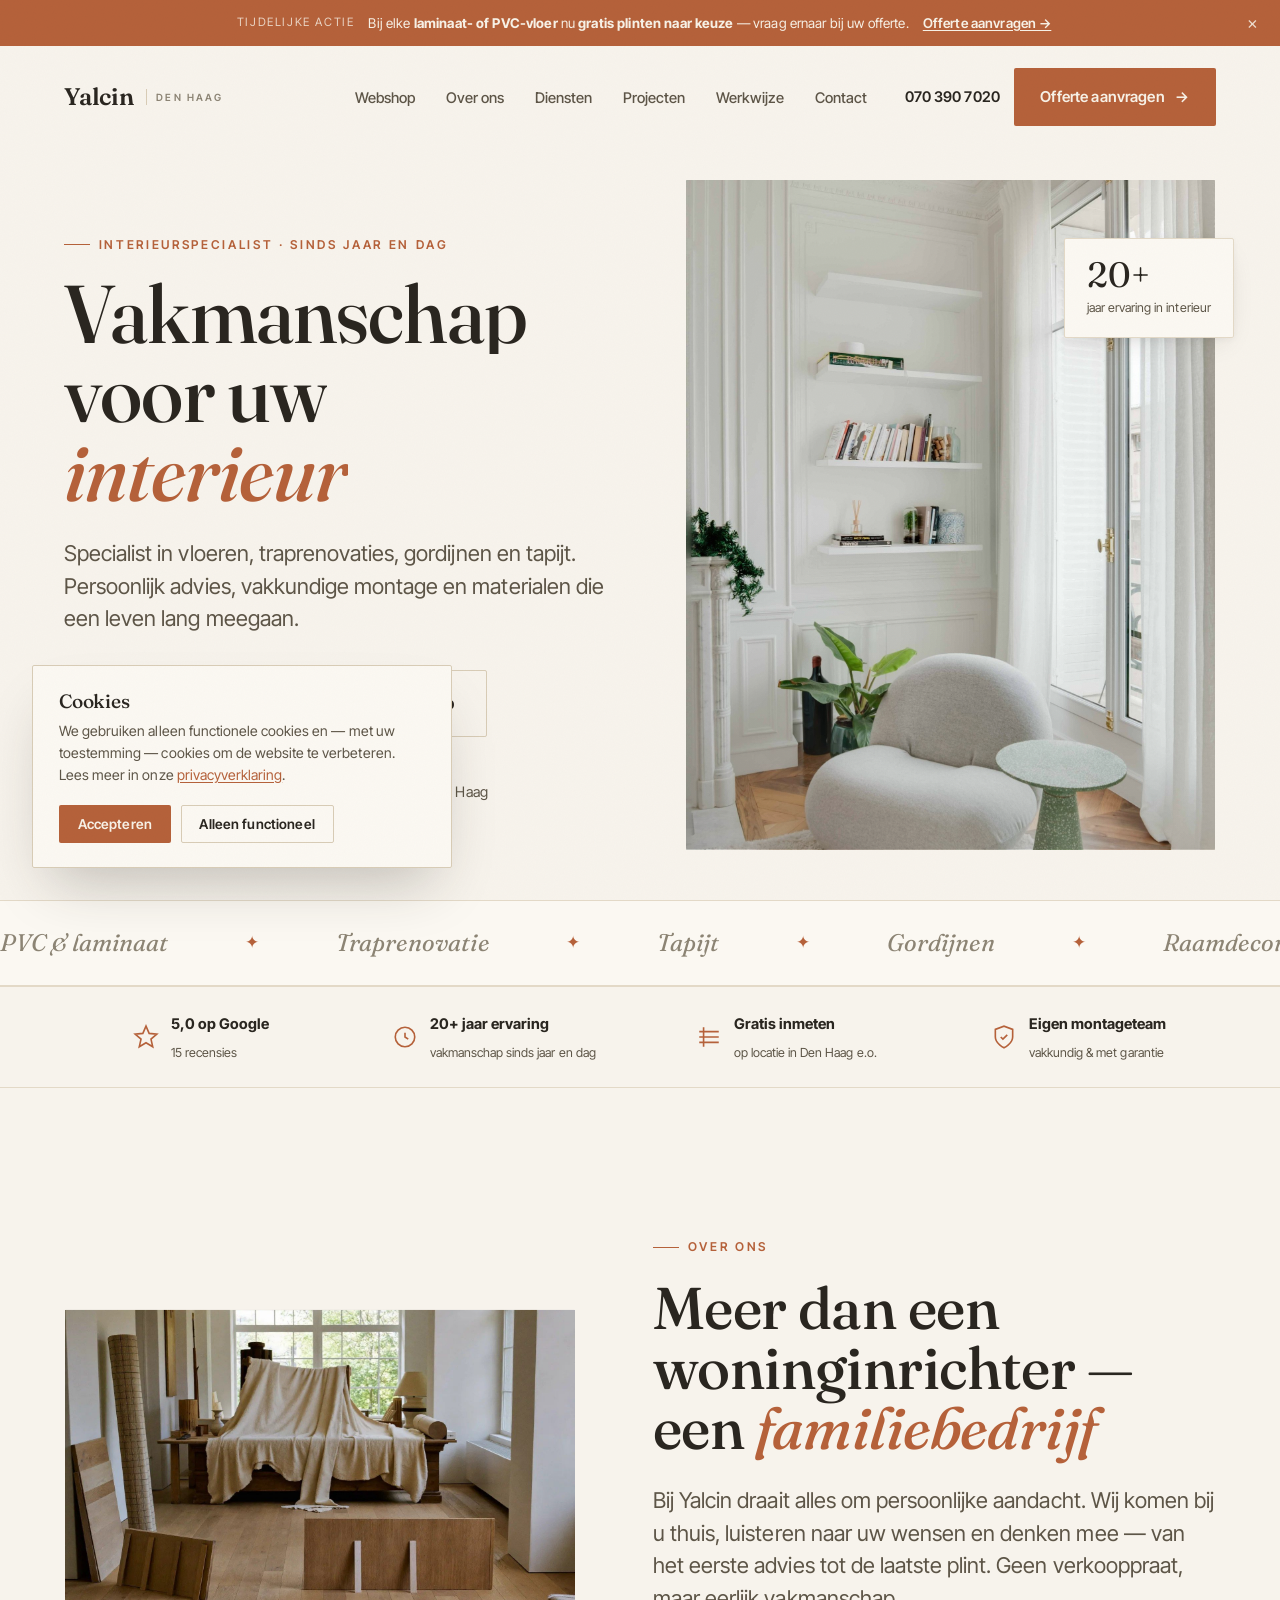
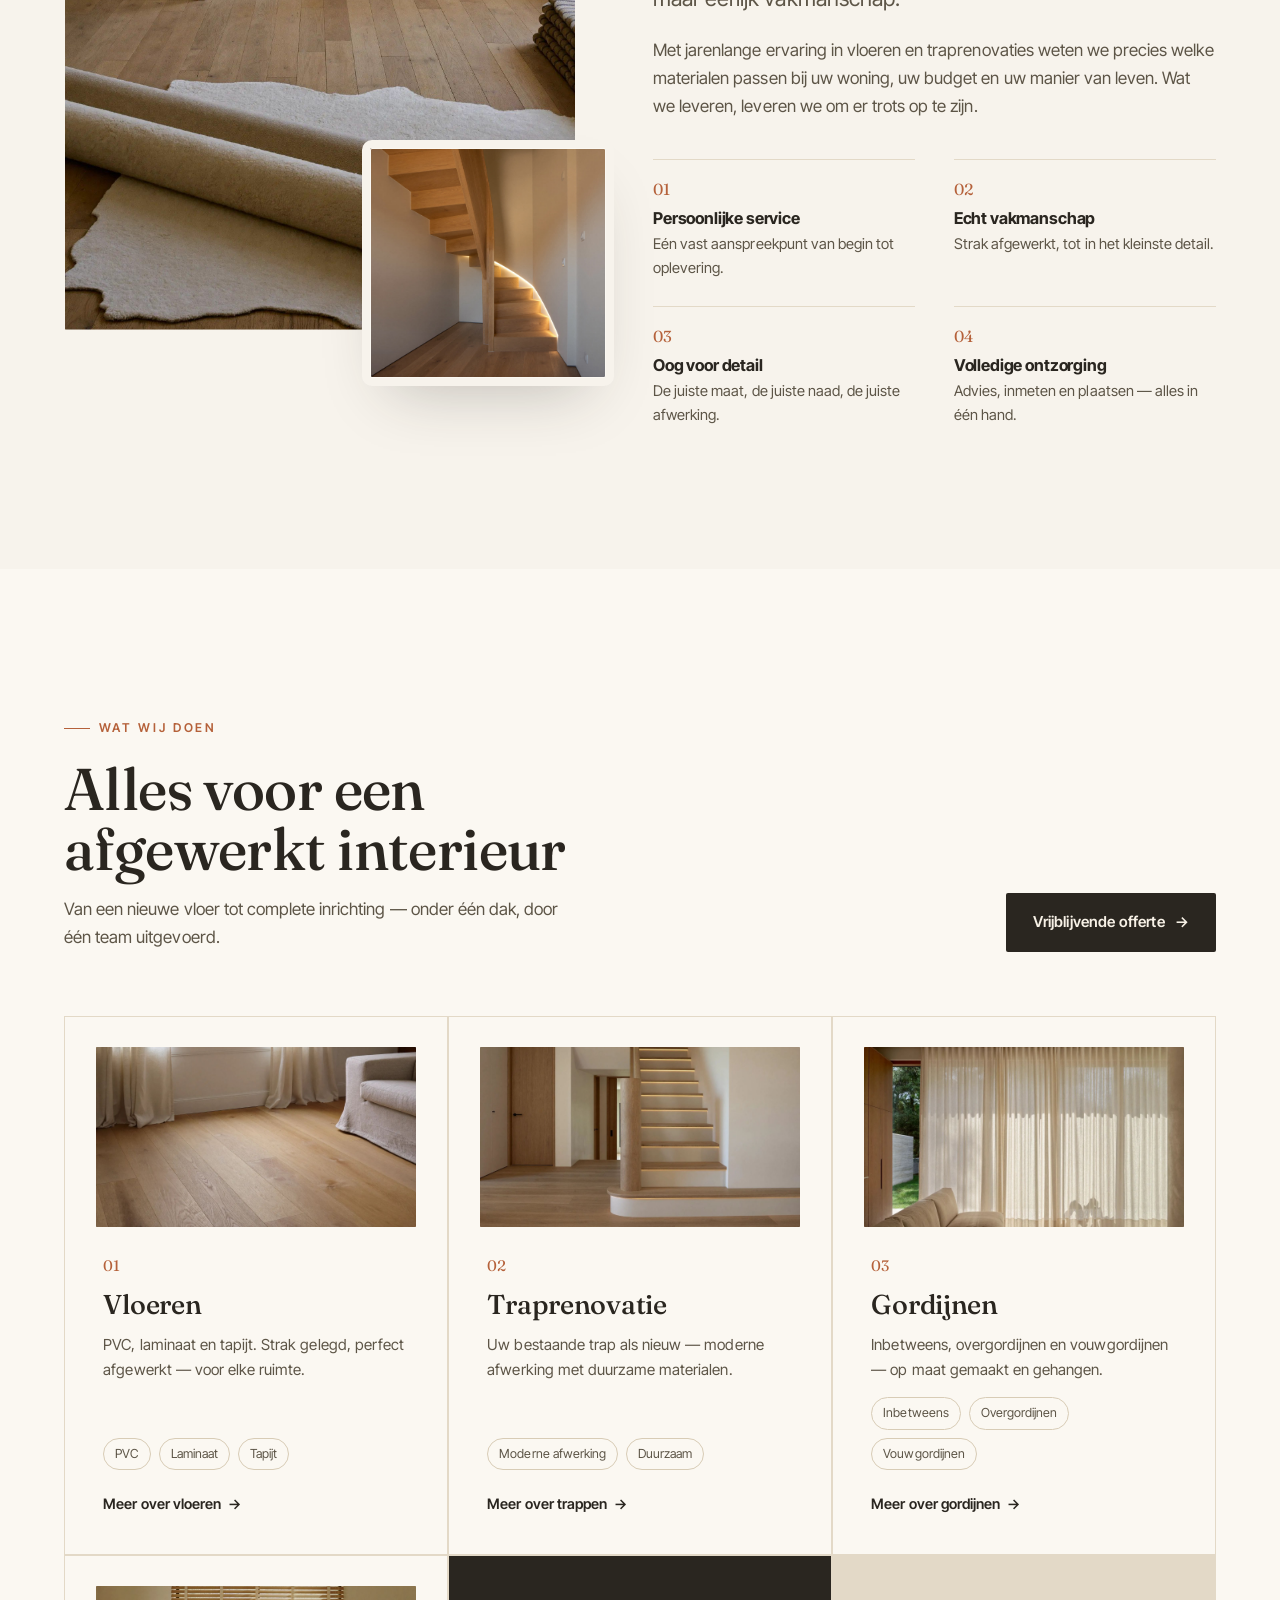
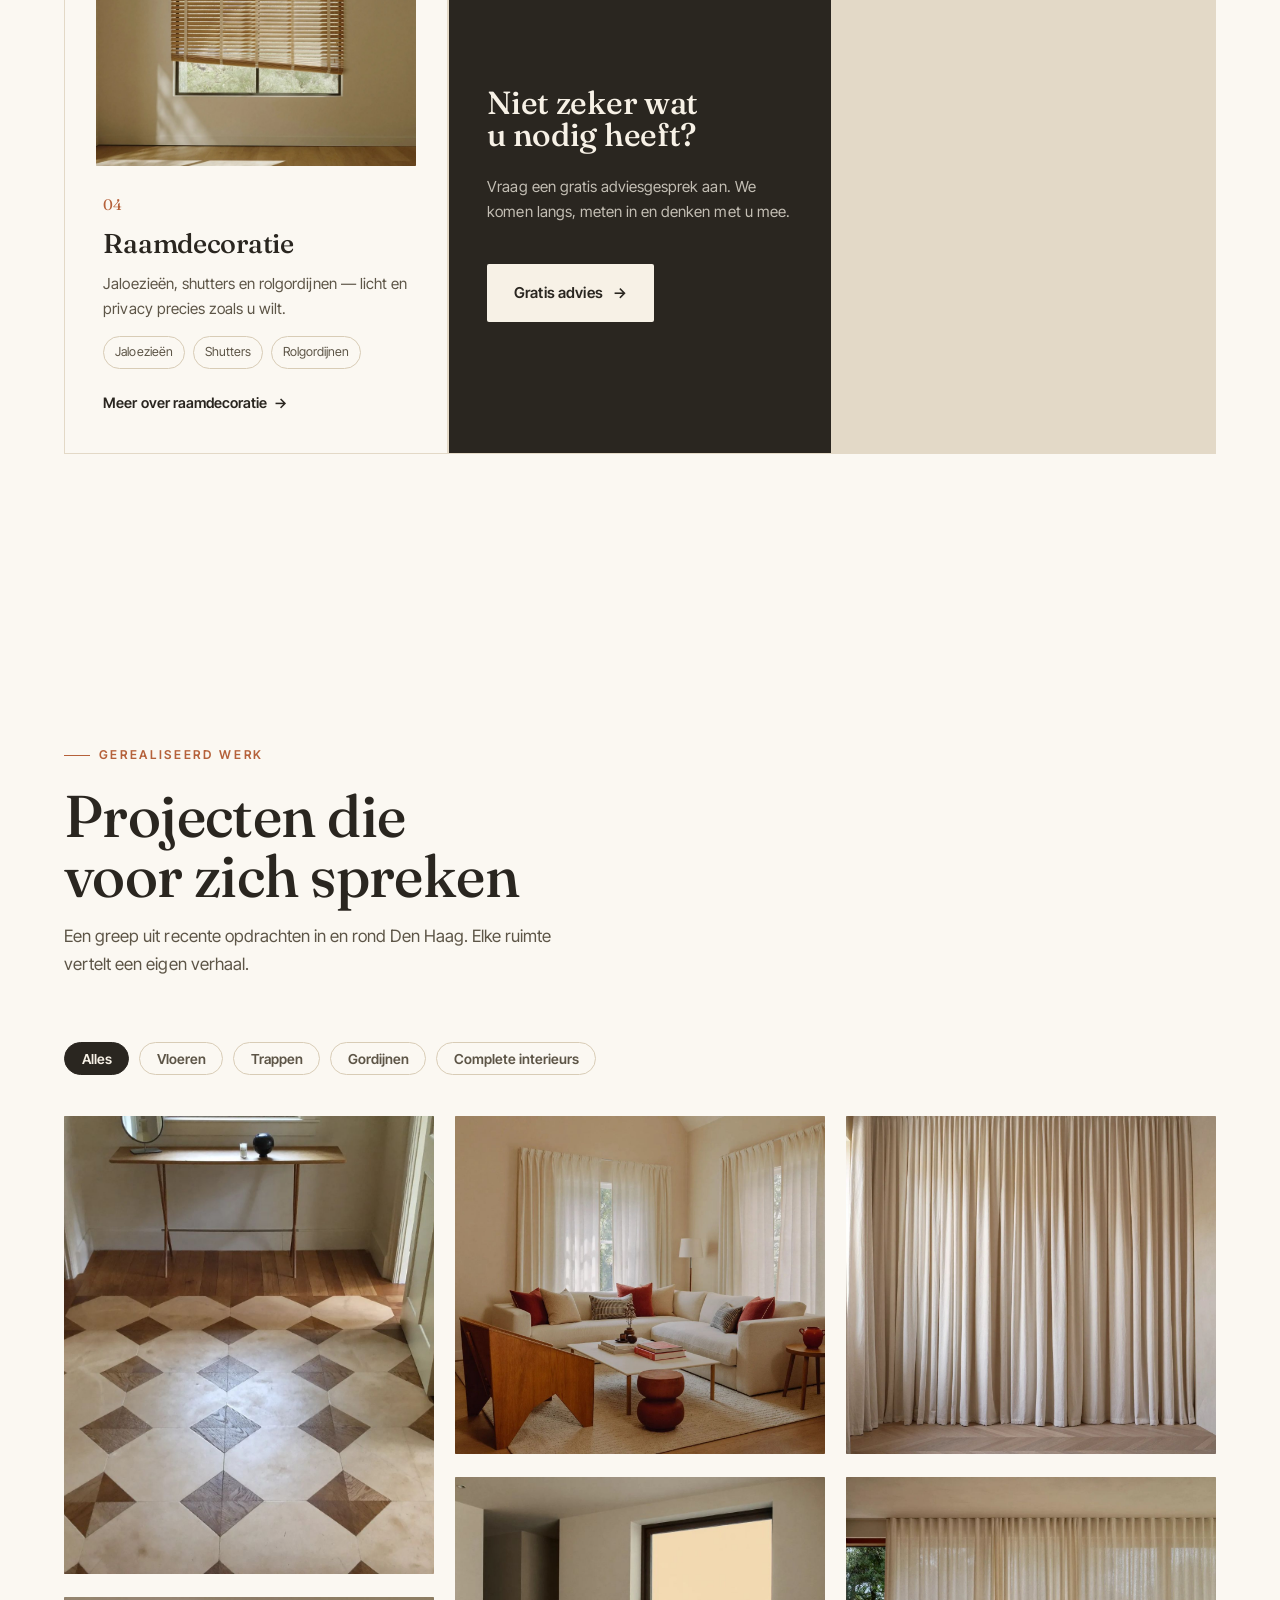
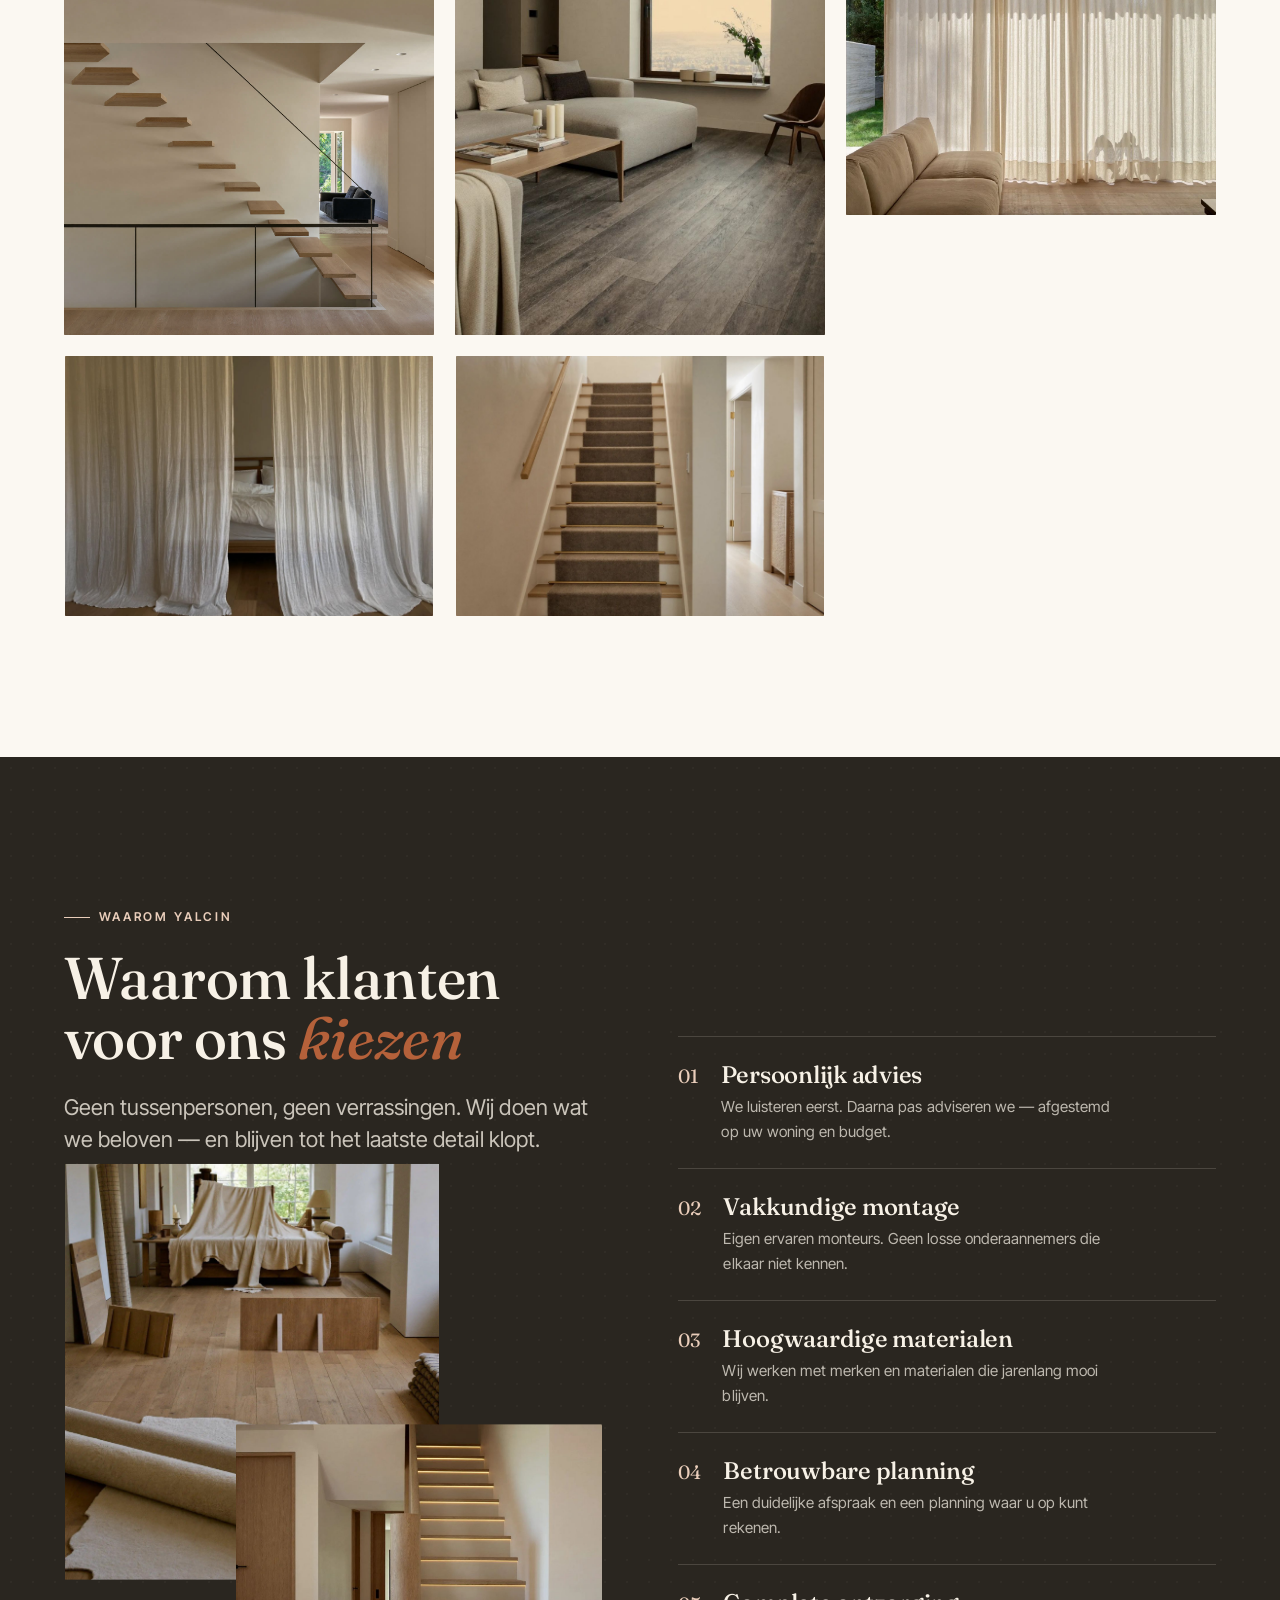
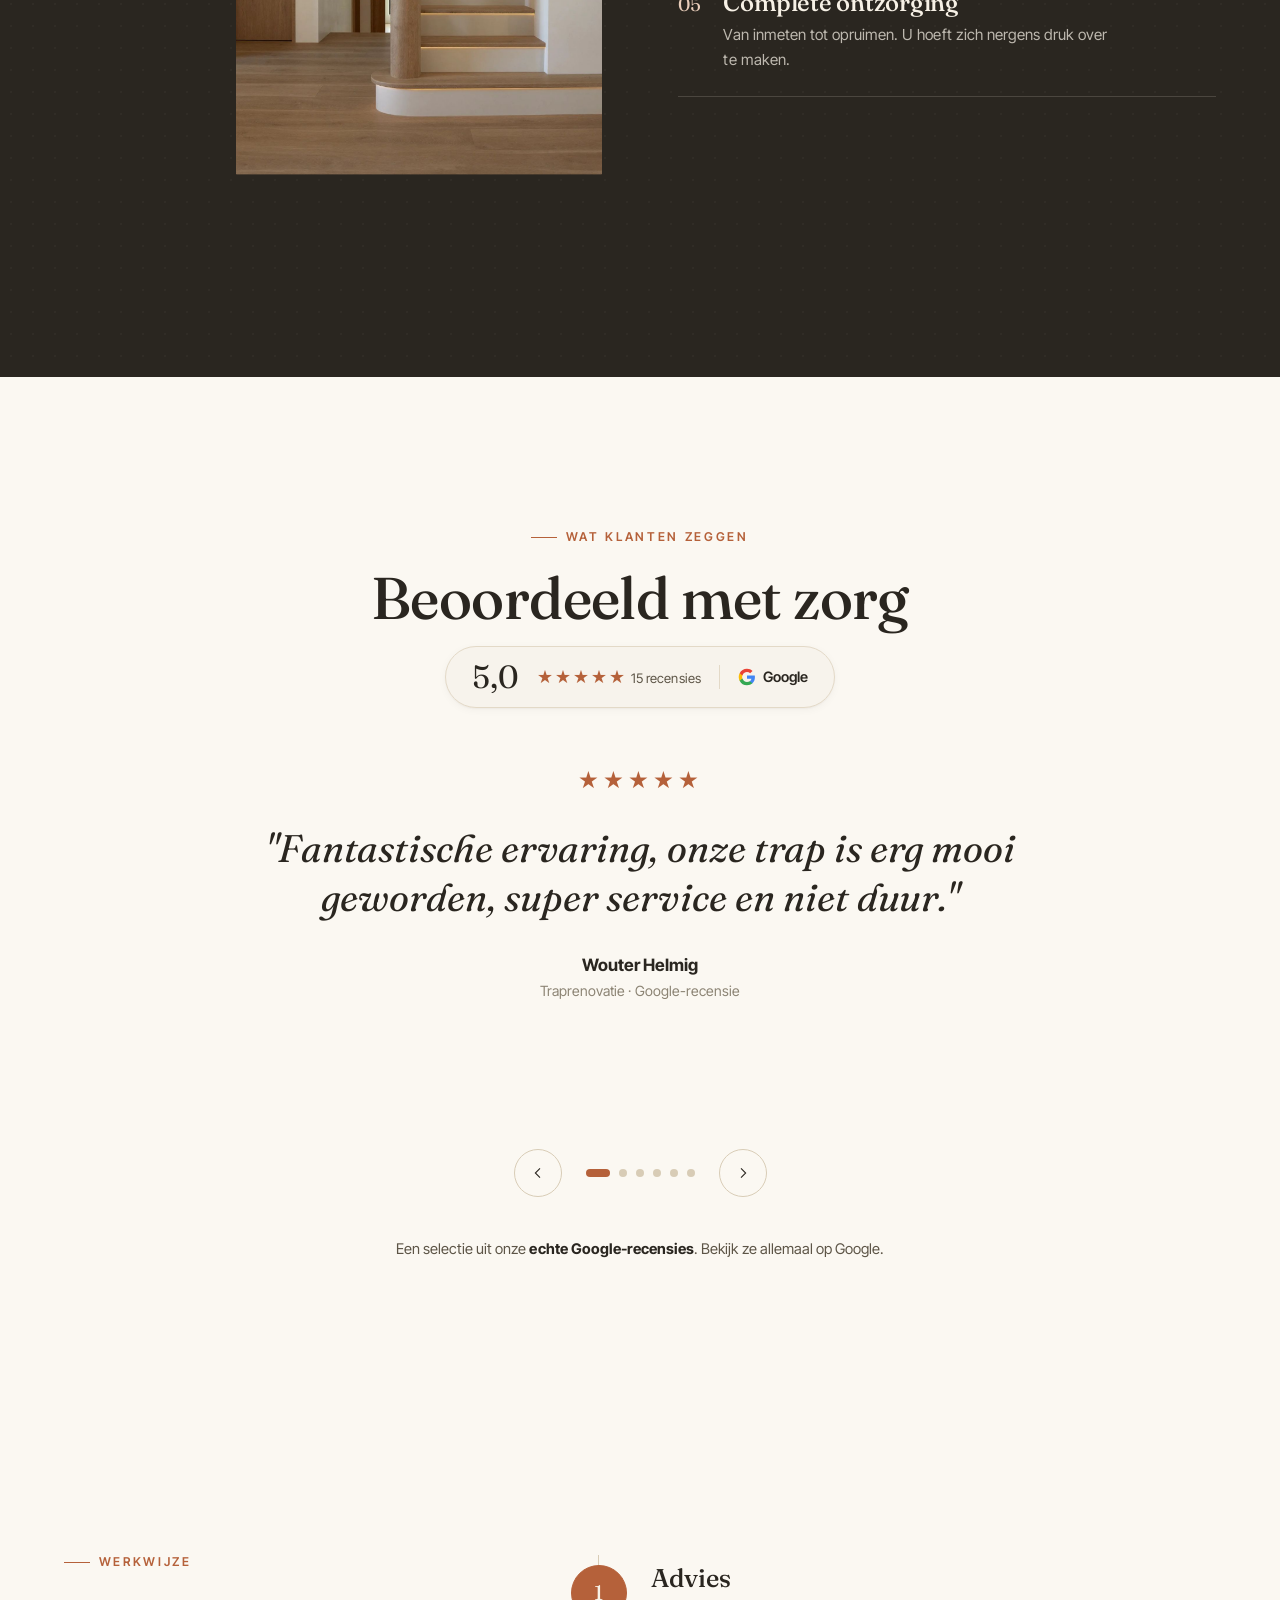
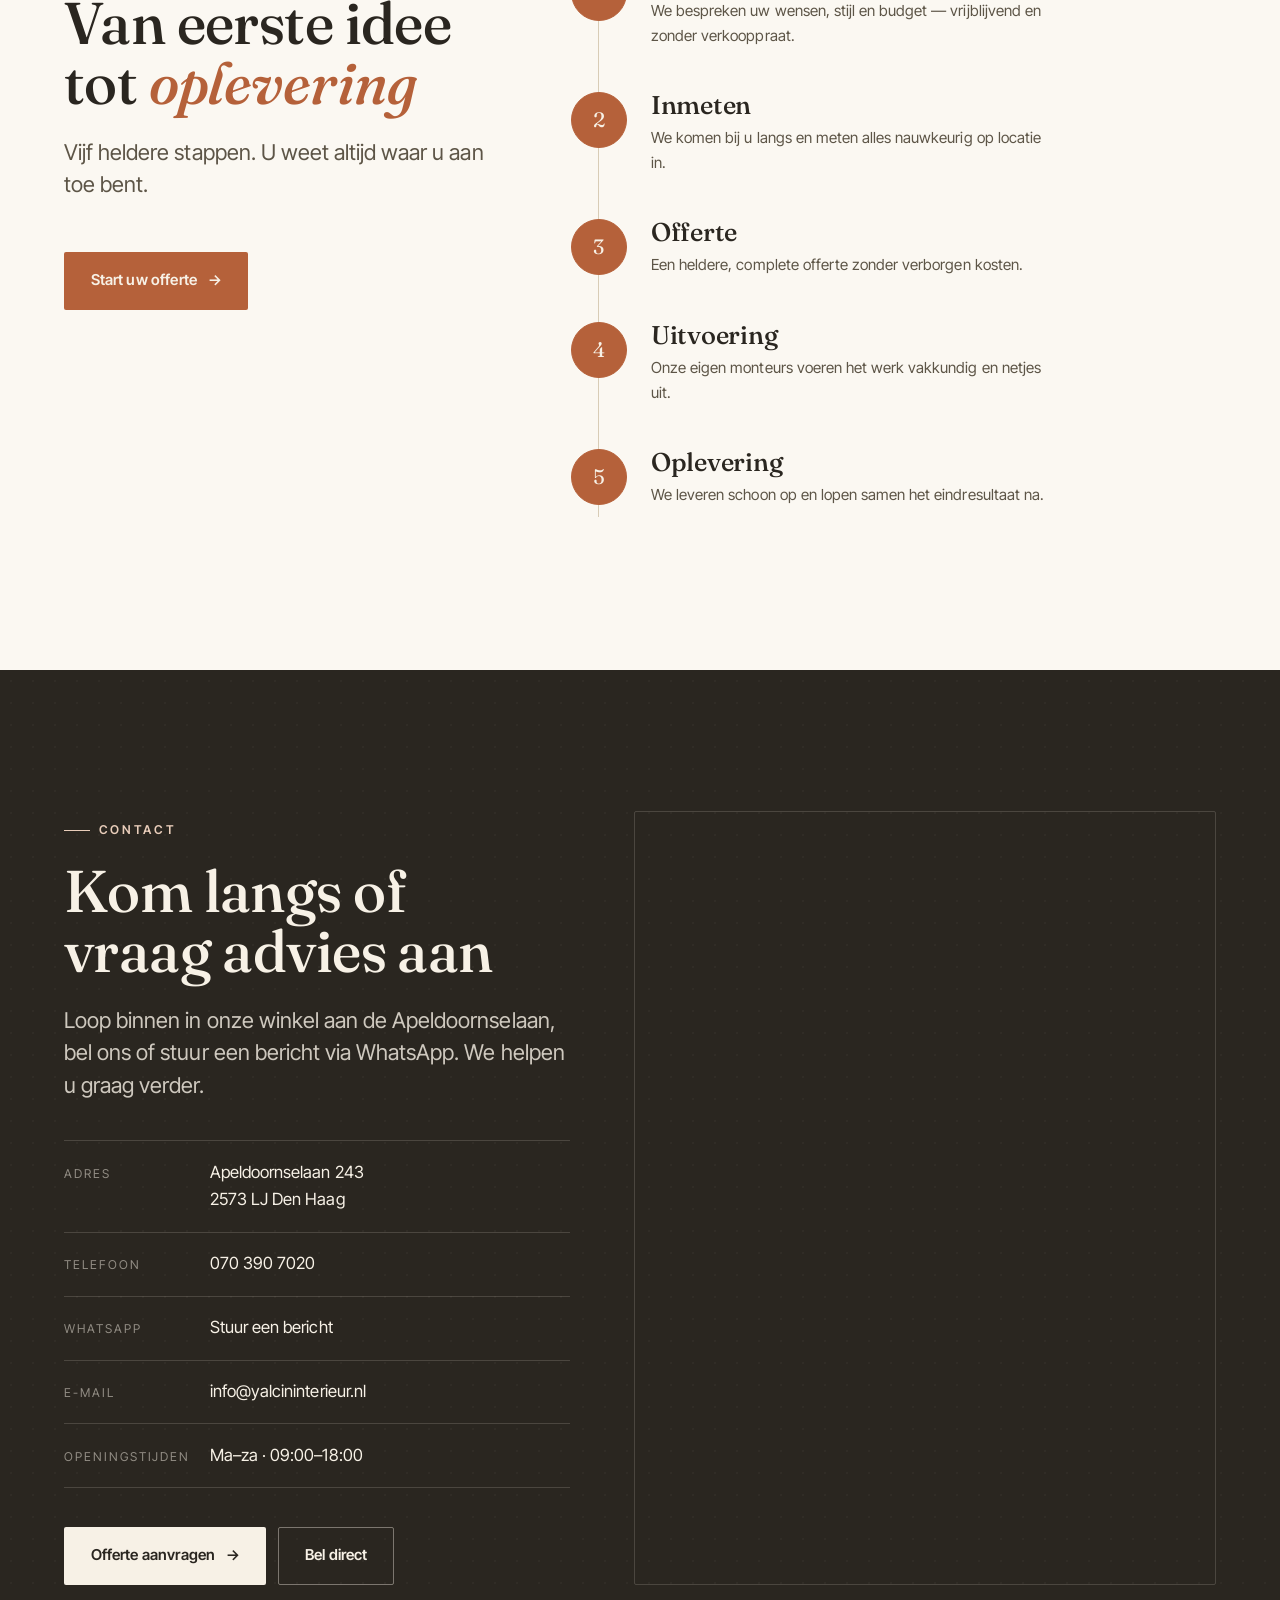
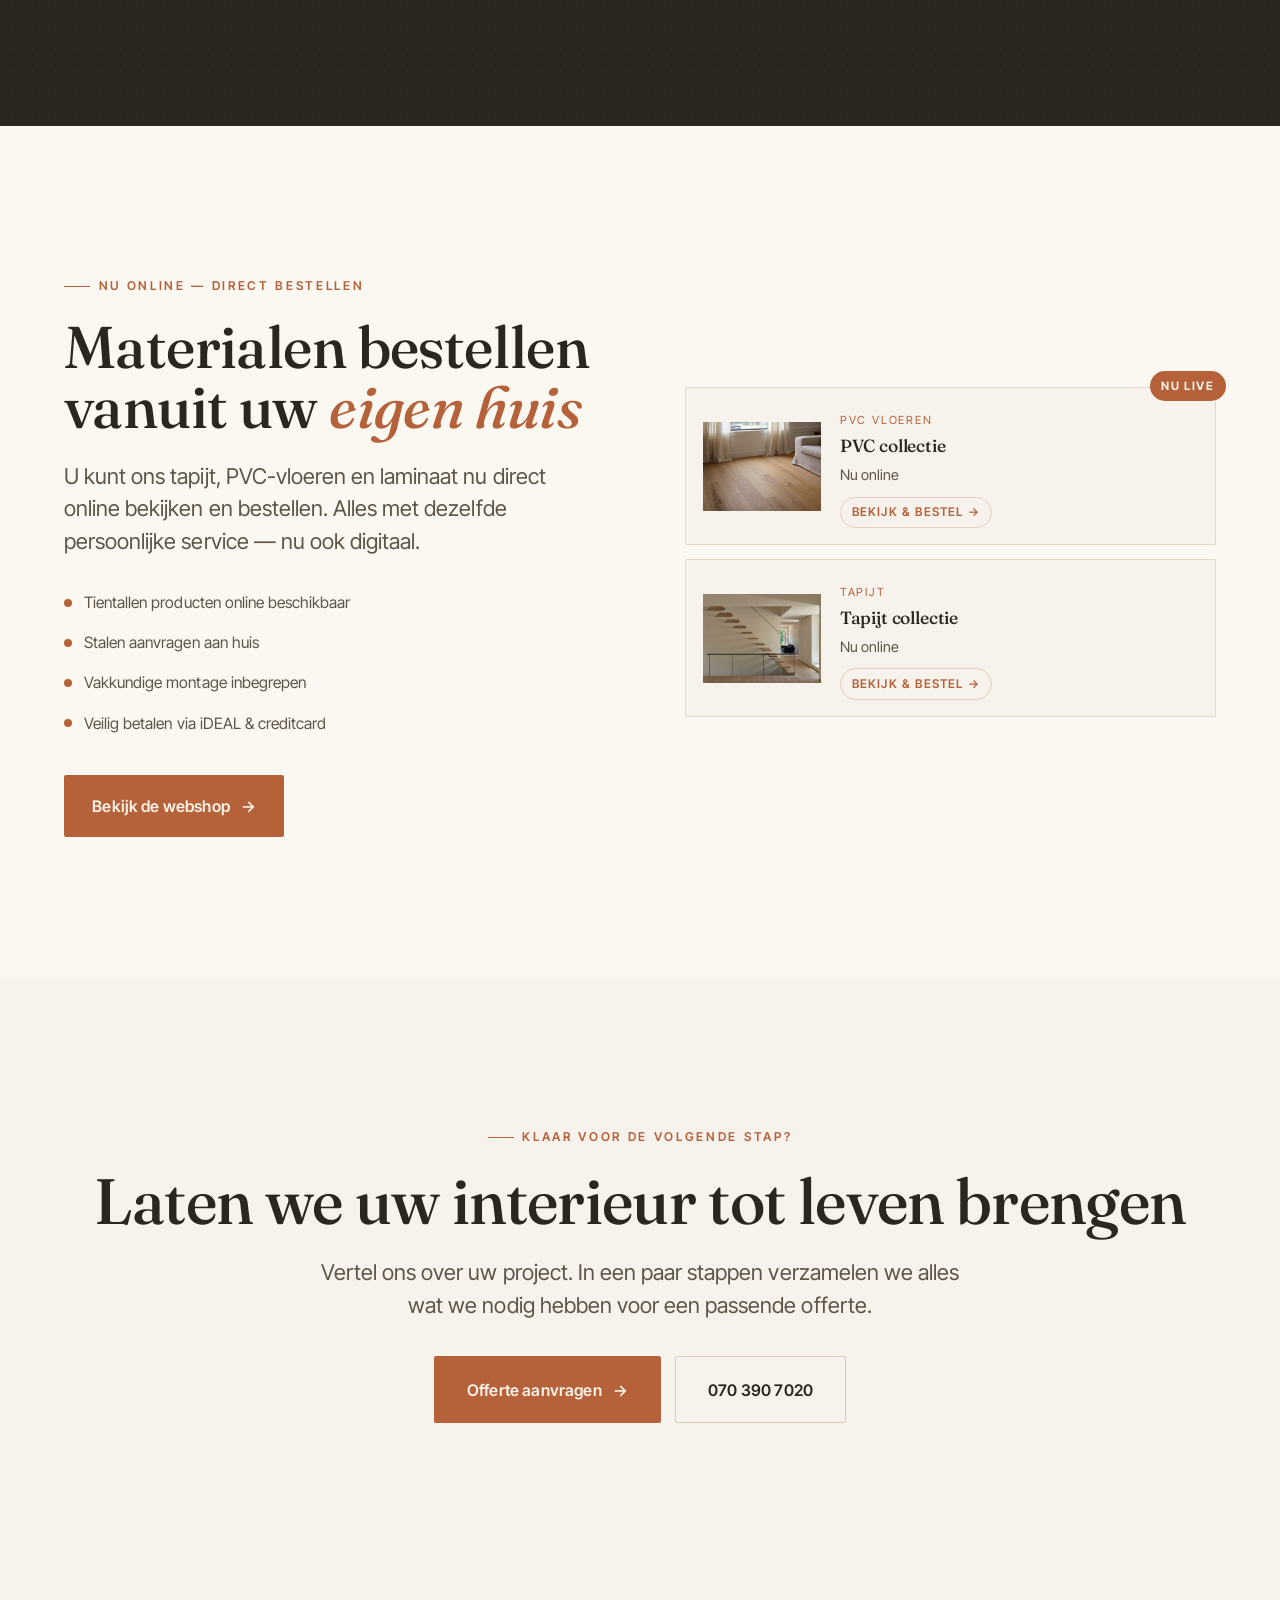
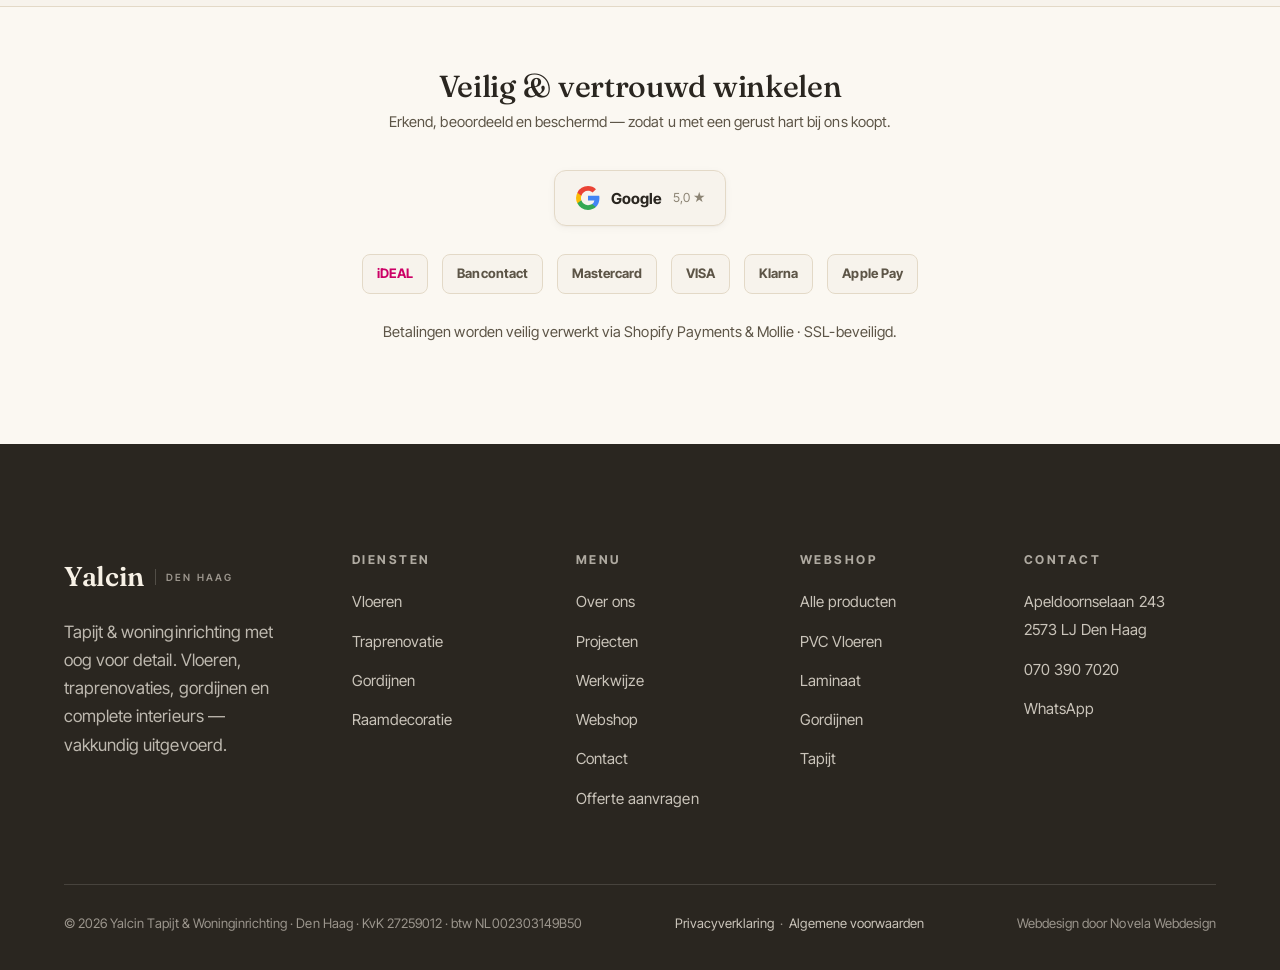
<file: index.html>
<!DOCTYPE html>
<html lang="nl">
<head>
<meta charset="UTF-8">
<meta name="viewport" content="width=device-width, initial-scale=1">
<title>Yalcin Tapijt & Woninginrichting — Vakmanschap voor uw interieur</title>
<meta name="description" content="Specialist in vloeren, traprenovaties, gordijnen en tapijt in Den Haag. Persoonlijk advies, vakkundige montage en hoogwaardige materialen. Vraag een vrijblijvende offerte aan.">
<link rel="canonical" href="https://www.yalcininterieur.nl/">
<meta property="og:site_name" content="Yalcin Tapijt &amp; Woninginrichting">
<meta property="og:url" content="https://www.yalcininterieur.nl/">
<meta property="og:image" content="https://www.yalcininterieur.nl/assets/photo/hero-interieur.jpg">
<meta name="twitter:card" content="summary_large_image">
<meta name="theme-color" content="#f7f3ec">

<meta property="og:type" content="business.business">
<meta property="og:title" content="Yalcin Tapijt & Woninginrichting">
<meta property="og:description" content="Vakmanschap voor uw interieur — vloeren, traprenovaties, gordijnen en tapijt in Den Haag.">
<meta property="og:locale" content="nl_NL">

<link rel="icon" href="favicon.svg" type="image/svg+xml">
<link rel="preconnect" href="https://fonts.googleapis.com">
<link rel="preconnect" href="https://fonts.gstatic.com" crossorigin>
<link href="https://fonts.googleapis.com/css2?family=Fraunces:ital,opsz,wght@0,9..144,400;0,9..144,500;0,9..144,600;1,9..144,400;1,9..144,500&family=Inter+Tight:wght@400;500;600;700&display=swap" rel="stylesheet">
<link rel="stylesheet" href="styles.css">

<script type="application/ld+json">
{
  "@context": "https://schema.org",
  "@type": "HomeGoodsStore",
  "name": "Yalcin Tapijt & Woninginrichting",
  "image": "https://www.yalcininterieur.nl/assets/photo/hero-interieur.jpg",
  "logo": "https://www.yalcininterieur.nl/favicon.svg",
  "email": "info@yalcininterieur.nl",
  "@id": "https://www.yalcininterieur.nl/#bedrijf",
  "url": "https://www.yalcininterieur.nl/",
  "telephone": "+31703907020",
  "priceRange": "€€",
  "address": {
    "@type": "PostalAddress",
    "streetAddress": "Apeldoornselaan 243",
    "postalCode": "2573 LJ",
    "addressLocality": "Den Haag",
    "addressRegion": "Zuid-Holland",
    "addressCountry": "NL"
  },
  "openingHoursSpecification": [{
    "@type": "OpeningHoursSpecification",
    "dayOfWeek": ["Monday","Tuesday","Wednesday","Thursday","Friday","Saturday"],
    "opens": "09:00", "closes": "18:00"
  }],
  "areaServed": "Den Haag en omstreken",
  "makesOffer": ["Vloeren","Traprenovatie","Gordijnen","Raamdecoratie","Tapijt"]
}
</script>

<style>
body { --promo-h: 46px; }
/* ================= HERO ================= */
.hero { min-height: 100svh; display: flex; align-items: stretch; padding-top: calc(84px + var(--promo-h, 0px)); }
.hero-inner {
  max-width: 1480px; margin: 0 auto; width: 100%;
  padding-inline: var(--gutter);
  display: grid; grid-template-columns: 1.05fr 1fr;
  gap: clamp(32px, 5vw, 80px); align-items: center;
}
.hero-copy { padding-block: clamp(40px, 6vw, 80px); }
.hero h1 { font-size: clamp(2.9rem, 6.4vw, 6rem); line-height: .96; margin-bottom: 1.6rem; }
.hero .reveal-word { display: inline-block; overflow: hidden; vertical-align: top; }
.hero .reveal-word > span { display: inline-block; }
@media (prefers-reduced-motion: no-preference) {
  .hero .reveal-word > span {
    transform: translateY(110%);
    animation: heroUp .9s var(--ease) forwards;
  }
  .hero .reveal-word:nth-child(1) > span { animation-delay: .15s; }
  .hero .reveal-word:nth-child(2) > span { animation-delay: .27s; }
  .hero .reveal-word:nth-child(3) > span { animation-delay: .39s; }
  .hero .reveal-word:nth-child(4) > span { animation-delay: .51s; }
}
@keyframes heroUp { from { transform: translateY(110%); } to { transform: translateY(0); } }
@media (prefers-reduced-motion: reduce) {
  .hero .reveal-word > span { transform: none; animation: none; }
}
.hero-sub { max-width: 46ch; margin-bottom: 2.2rem; }
.hero-actions { display: flex; flex-wrap: wrap; gap: 14px; margin-bottom: 2.6rem; }
.hero-trust { display: flex; align-items: center; gap: 16px; font-size: .9rem; color: var(--ink-soft); }
.hero-trust .stars { color: var(--clay); letter-spacing: 2px; font-size: 1rem; }
.hero-trust b { color: var(--ink); font-weight: 700; }

.hero-media { position: relative; align-self: stretch; min-height: clamp(460px, 78svh, 780px); }
.hero-media .ph {
  position: absolute; inset: clamp(20px,4vw,50px) 0 clamp(20px,4vw,50px) 0;
  height: auto; border-radius: var(--radius);
}
/* hoge portretfoto netjes uitsnijden: focus op stoel + parketvloer */
.hero-media .ph.has-img { background-position: center 58%; }
.hero-media .ph::before {
  content: ""; position: absolute; inset: 0; z-index: 1;
  background: linear-gradient(200deg, transparent 55%, rgba(42,38,32,.22));
}
.hero-play {
  position: absolute; z-index: 2; left: 26px; bottom: 26px;
  display: flex; align-items: center; gap: 12px;
  color: var(--cream); font-size: .9rem; font-weight: 600;
}
.hero-play .pbtn {
  width: 52px; height: 52px; border-radius: 50%;
  border: 1px solid rgba(247,241,230,.6);
  display: grid; place-items: center;
  background: rgba(247,241,230,.12); backdrop-filter: blur(4px);
}
.hero-play .pbtn svg { width: 16px; height: 16px; fill: var(--cream); margin-left: 2px; }
.hero-badge {
  position: absolute; z-index: 2; right: -18px; top: 14%;
  background: var(--paper-2); border: 1px solid var(--line);
  box-shadow: var(--shadow-md); padding: 18px 22px; border-radius: var(--radius);
  max-width: 200px;
}
.hero-badge .num { font-family: var(--display); font-size: 2.2rem; color: var(--ink); line-height: 1; }
.hero-badge .lbl { font-size: .78rem; color: var(--ink-soft); margin-top: 6px; }
@media (max-width: 900px) {
  .hero-inner { grid-template-columns: 1fr; }
  .hero-media { min-height: 52svh; order: 2; }
  .hero-media .ph { position: relative; inset: auto; height: 52svh; }
  .hero-badge { right: 10px; }
}

/* ================= MARQUEE / TRUST ================= */
.marquee { border-block: 1px solid var(--line); overflow: hidden; background: var(--paper-2); }
.marquee-track {
  display: flex; gap: clamp(40px,6vw,90px); align-items: center;
  padding-block: 22px; white-space: nowrap;
  animation: scrollX 32s linear infinite;
}
.marquee-track span {
  font-family: var(--display); font-size: clamp(1.1rem,2vw,1.5rem);
  color: var(--ink-faint); font-style: italic; display: inline-flex; align-items: center; gap: clamp(40px,6vw,90px);
}
.marquee-track span::after { content: "✦"; color: var(--clay); font-style: normal; font-size: .7em; }
@keyframes scrollX { to { transform: translateX(-50%); } }
@media (prefers-reduced-motion: reduce) { .marquee-track { animation: none; } }

/* ================= OVER ONS ================= */
.about-grid { display: grid; grid-template-columns: 1fr 1.1fr; gap: clamp(40px,6vw,90px); align-items: center; }
.about-media { position: relative; }
.about-media .ph.main { height: clamp(380px, 50vw, 620px); border-radius: var(--radius); }
.about-media .ph.inset {
  position: absolute; right: -30px; bottom: -40px; width: 46%; height: 230px;
  border-radius: var(--radius); box-shadow: var(--shadow-lg); border-color: var(--paper-2);
  outline: 8px solid var(--paper);
}
.about-copy h2 { margin-bottom: 1.6rem; }
.about-values { display: grid; grid-template-columns: 1fr 1fr; gap: 1.6rem 2.4rem; margin-top: 2.4rem; }
.about-value { border-top: 1px solid var(--line); padding-top: 1rem; }
.about-value .n { font-family: var(--display); color: var(--clay); font-size: 1rem; }
.about-value h4 { font-family: var(--body); font-size: 1.02rem; font-weight: 700; color: var(--ink); margin: .5rem 0 .3rem; }
.about-value p { font-size: .92rem; color: var(--ink-soft); }
@media (max-width: 860px) {
  .about-grid { grid-template-columns: 1fr; }
  .about-media .ph.inset { right: 12px; width: 40%; height: 150px; bottom: -24px; }
}

/* ================= DIENSTEN ================= */
.section-head { display: flex; align-items: flex-end; justify-content: space-between; gap: 30px; margin-bottom: clamp(40px,5vw,68px); }
.section-head .h-left { max-width: 60ch; }
.section-head p { margin-top: 1rem; max-width: 50ch; }
.services { display: grid; grid-template-columns: repeat(3, 1fr); gap: 2px; background: var(--line); border: 1px solid var(--line); }
.service {
  background: var(--paper-2); padding: clamp(26px,3vw,40px);
  display: flex; flex-direction: column; min-height: 380px;
  transition: background .4s var(--ease);
  position: relative; overflow: hidden;
}
.service:hover { background: var(--paper); }
.service .s-media { height: 180px; margin: -8px -8px 26px; }
.service .s-media .ph { height: 100%; border-radius: var(--radius); }
.service .s-num { font-family: var(--display); font-size: .95rem; color: var(--clay); margin-bottom: .8rem; }
.service h3 { font-size: 1.7rem; margin-bottom: .8rem; }
.service .s-tags { list-style: none; padding: 0; margin: auto 0 0; display: flex; flex-wrap: wrap; gap: 8px; }
.service .s-tags li {
  font-size: .78rem; color: var(--ink-soft); border: 1px solid var(--line-2);
  padding: 5px 11px; border-radius: 100px;
}
.service .s-link {
  margin-top: 22px; font-weight: 600; font-size: .9rem; color: var(--ink);
  display: inline-flex; gap: .5em; align-items: center;
}
.service .s-link .arr { transition: transform .4s var(--ease); }
.service:hover .s-link .arr { transform: translateX(5px); }
.service.feature { grid-column: span 1; }
@media (max-width: 920px) { .services { grid-template-columns: repeat(2,1fr); } }
@media (max-width: 580px) { .services { grid-template-columns: 1fr; } .service { min-height: 0; } }

/* ================= PROJECTEN ================= */
.projects-section { background: var(--paper-2); }
.proj-filters { display: flex; flex-wrap: wrap; gap: 10px; margin-bottom: 40px; }
.proj-filter {
  border: 1px solid var(--line-2); background: transparent; color: var(--ink-soft);
  padding: .55em 1.2em; border-radius: 100px; font-size: .86rem; font-weight: 600;
  transition: all .3s var(--ease);
}
.proj-filter.on, .proj-filter:hover { background: var(--ink); color: var(--cream); border-color: var(--ink); }
.proj-grid { columns: 3; column-gap: clamp(14px,1.6vw,24px); }
.proj-card { break-inside: avoid; margin-bottom: clamp(14px,1.6vw,24px); display: block; position: relative; overflow: hidden; border-radius: var(--radius); }
.proj-card .ph { transition: transform 1.1s var(--ease); }
.proj-card:hover .ph { transform: scale(1.05); }
.proj-card .p-meta {
  position: absolute; inset: auto 0 0 0; z-index: 2;
  padding: 26px 22px 20px; color: var(--cream);
  background: linear-gradient(transparent, rgba(28,24,18,.7));
  transform: translateY(8px); opacity: 0; transition: all .45s var(--ease);
}
.proj-card:hover .p-meta { transform: none; opacity: 1; }
.proj-card .p-cat { font-size: .72rem; letter-spacing: .16em; text-transform: uppercase; color: var(--clay-soft); }
.proj-card .p-title { font-family: var(--display); font-size: 1.5rem; margin-top: 4px; }
.proj-card.h-tall .ph { height: 460px; }
.proj-card.h-mid .ph { height: 340px; }
.proj-card.h-short .ph { height: 260px; }
@media (max-width: 900px) { .proj-grid { columns: 2; } }
@media (max-width: 560px) { .proj-grid { columns: 1; } }

/* ================= WAAROM (dark, storytelling) ================= */
.why { background: var(--ink); color: var(--cream); overflow: hidden; }
.why .eyebrow { color: var(--clay-soft); }
.why .eyebrow::before { background: var(--clay-soft); }
.why h2 { color: var(--cream); }
.why-grid { display: grid; grid-template-columns: 1fr 1fr; gap: clamp(40px,6vw,90px); align-items: center; }
.why-media { position: relative; height: clamp(420px, 52vw, 640px); }
.why-media .ph { position: absolute; border-radius: var(--radius); }
.why-media .ph.a { inset: 0 30% 35% 0; }
.why-media .ph.b { inset: 45% 0 0 32%; }
.why-list { list-style: none; padding: 0; margin: 0; }
.why-item { border-top: 1px solid rgba(247,241,230,.16); padding: 1.5rem 0; display: grid; grid-template-columns: auto 1fr; gap: 1.4rem; align-items: baseline; }
.why-item:last-child { border-bottom: 1px solid rgba(247,241,230,.16); }
.why-item .wn { font-family: var(--display); font-size: 1.2rem; color: var(--clay-soft); }
.why-item h4 { color: var(--cream); font-family: var(--display); font-size: 1.5rem; font-weight: 500; margin-bottom: .4rem; }
.why-item p { color: rgba(247,241,230,.72); font-size: .95rem; margin: 0; max-width: 44ch; }
@media (max-width: 860px) {
  .why-grid { grid-template-columns: 1fr; }
  .why-media { height: 360px; order: 2; }
}

/* ================= REVIEWS ================= */
.reviews { background: var(--paper-2); overflow: hidden; }
/* Rating-samenvatting (Google) */
.rating-summary {
  display: inline-flex; align-items: center; gap: 18px;
  background: var(--paper); border: 1px solid var(--line);
  box-shadow: var(--shadow-sm); border-radius: 100px;
  padding: 14px 26px; margin-top: 18px;
}
.rating-summary .rs-score { font-family: var(--display); font-size: 2rem; line-height: 1; color: var(--ink); }
.rating-summary .rs-mid { text-align: left; }
.rating-summary .rs-stars { color: var(--clay); letter-spacing: 2px; font-size: 1rem; line-height: 1; }
.rating-summary .rs-sub { font-size: .82rem; color: var(--ink-soft); margin-top: 4px; }
.rating-summary .rs-google { display: inline-flex; align-items: center; gap: 7px; font-size: .9rem; font-weight: 600; color: var(--ink); border-left: 1px solid var(--line); padding-left: 18px; }
.rating-summary .rs-google svg { width: 18px; height: 18px; }
@media (max-width: 520px) {
  .rating-summary { flex-wrap: wrap; justify-content: center; gap: 12px; padding: 14px 20px; }
  .rating-summary .rs-google { border-left: 0; padding-left: 0; }
}
/* Keurmerken & veilig betalen */
.keurmerken { background: var(--paper-2); border-top: 1px solid var(--line); }
.keurmerken-inner { max-width: var(--maxw); margin: 0 auto; padding: clamp(40px,5vw,64px) var(--gutter); text-align: center; }
.keurmerken h3 { font-family: var(--display); font-size: clamp(1.4rem,2.4vw,1.9rem); color: var(--ink); margin-bottom: 8px; }
.keurmerken p { font-size: .92rem; color: var(--ink-soft); margin-bottom: 36px; }
.keurmerk-row { display: flex; flex-wrap: wrap; align-items: center; justify-content: center; gap: 18px 32px; }
.keurmerk {
  display: inline-flex; align-items: center; gap: 10px;
  background: var(--paper); border: 1px solid var(--line); border-radius: 12px;
  padding: 14px 20px; min-height: 56px; color: var(--ink);
  font-weight: 700; font-size: .95rem; box-shadow: var(--shadow-sm);
}
.keurmerk svg, .keurmerk img { height: 26px; width: auto; display: block; }
.keurmerk .km-sub { font-weight: 400; font-size: .78rem; color: var(--ink-faint); }
.pay-row { display: flex; flex-wrap: wrap; align-items: center; justify-content: center; gap: 14px; margin-top: 28px; }
.pay-badge {
  display: inline-flex; align-items: center; justify-content: center;
  background: var(--paper); border: 1px solid var(--line); border-radius: 8px;
  height: 40px; padding: 0 14px; font-weight: 700; font-size: .82rem; color: var(--ink-soft);
}
.km-note { margin-top: 26px; font-size: .8rem; color: var(--ink-faint); }
/* Trust-badgebalk */
.trust-band { border-block: 1px solid var(--line); background: var(--paper); }
.trust-band-inner {
  max-width: var(--maxw); margin: 0 auto; padding: 22px var(--gutter);
  display: grid; grid-template-columns: repeat(4, 1fr); gap: 18px;
}
.trust-item { display: flex; align-items: center; gap: 12px; justify-content: center; }
.trust-item svg { width: 26px; height: 26px; stroke: var(--clay); fill: none; stroke-width: 1.5; flex-shrink: 0; }
.trust-item .ti-t { font-weight: 700; font-size: .92rem; color: var(--ink); }
.trust-item .ti-s { font-size: .78rem; color: var(--ink-soft); }
@media (max-width: 860px) {
  .trust-band-inner { grid-template-columns: repeat(2, 1fr); gap: 20px 14px; }
}
.testi-viewport { overflow: hidden; }
.testi-track { display: flex; transition: transform .7s var(--ease); }
.testi-slide { min-width: 100%; padding: 0 2px; }
.testi-card { max-width: 880px; margin: 0 auto; text-align: center; }
.testi-stars { color: var(--clay); letter-spacing: 4px; font-size: 1.3rem; margin-bottom: 1.6rem; }
.testi-quote { font-family: var(--display); font-size: clamp(1.4rem, 3vw, 2.4rem); line-height: 1.28; color: var(--ink); font-style: italic; margin-bottom: 1.8rem; }
.testi-author { font-weight: 700; color: var(--ink); }
.testi-meta { font-size: .88rem; color: var(--ink-faint); }
.testi-nav { display: flex; align-items: center; justify-content: center; gap: 24px; margin-top: 48px; }
.testi-arrow { width: 48px; height: 48px; border-radius: 50%; border: 1px solid var(--line-2); background: transparent; display: grid; place-items: center; transition: all .3s var(--ease); }
.testi-arrow:hover { background: var(--ink); border-color: var(--ink); }
.testi-arrow svg { width: 16px; height: 16px; stroke: var(--ink); fill: none; stroke-width: 1.6; transition: stroke .3s; }
.testi-arrow:hover svg { stroke: var(--cream); }
.testi-dots { display: flex; gap: 9px; }
.testi-dot { width: 8px; height: 8px; border-radius: 50%; border: 0; background: var(--line-2); padding: 0; transition: all .3s; }
.testi-dot.on { background: var(--clay); width: 24px; border-radius: 100px; }
.reviews-foot { text-align: center; margin-top: 40px; font-size: .92rem; color: var(--ink-soft); }
.reviews-foot b { color: var(--ink); }

/* ================= WERKWIJZE (timeline) ================= */
.process-grid { display: grid; grid-template-columns: 0.8fr 1.2fr; gap: clamp(40px,6vw,90px); }
.process-steps { list-style: none; margin: 0; padding: 0; position: relative; }
.process-steps::before { content: ""; position: absolute; left: 27px; top: 12px; bottom: 12px; width: 1px; background: var(--line-2); }
.pstep { display: grid; grid-template-columns: 56px 1fr; gap: 24px; padding: 1.4rem 0; position: relative; }
.pstep .dot {
  width: 56px; height: 56px; border-radius: 50%; background: var(--paper);
  border: 1px solid var(--line-2); display: grid; place-items: center;
  font-family: var(--display); font-size: 1.3rem; color: var(--clay); z-index: 1;
  transition: all .5s var(--ease);
}
.pstep.in .dot { background: var(--clay); color: var(--cream); border-color: var(--clay); }
.pstep h4 { font-size: 1.6rem; margin-bottom: .4rem; }
.pstep p { font-size: .95rem; color: var(--ink-soft); max-width: 44ch; }
@media (max-width: 820px) { .process-grid { grid-template-columns: 1fr; } }

/* ================= CONTACT ================= */
.contact { background: var(--ink); color: var(--cream); }
.contact .eyebrow { color: var(--clay-soft); } .contact .eyebrow::before { background: var(--clay-soft); }
.contact h2 { color: var(--cream); }
.contact-grid { display: grid; grid-template-columns: 1fr 1.15fr; gap: clamp(36px,5vw,72px); align-items: stretch; }
.contact-info p { color: rgba(247,241,230,.75); }
.contact-rows { list-style: none; padding: 0; margin: 2.4rem 0 0; }
.contact-row { display: grid; grid-template-columns: 130px 1fr; gap: 16px; padding: 1.1rem 0; border-top: 1px solid rgba(247,241,230,.16); align-items: baseline; }
.contact-row:last-child { border-bottom: 1px solid rgba(247,241,230,.16); }
.contact-row .k { font-size: .76rem; letter-spacing: .16em; text-transform: uppercase; color: rgba(247,241,230,.5); }
.contact-row .v { font-size: 1.05rem; color: var(--cream); }
.contact-row .v a:hover { color: var(--clay-soft); }
.contact-actions { display: flex; gap: 12px; flex-wrap: wrap; margin-top: 2.4rem; }
.contact-map { border-radius: var(--radius); overflow: hidden; border: 1px solid rgba(247,241,230,.16); min-height: 420px; }
.contact-map iframe { width: 100%; height: 100%; min-height: 420px; border: 0; filter: grayscale(.4) sepia(.12); }
@media (max-width: 820px) { .contact-grid { grid-template-columns: 1fr; } .contact-map { min-height: 320px; } }

/* CTA banner */
.cta-banner { text-align: center; }
.cta-banner h2 { font-size: clamp(2.2rem, 5vw, 4.2rem); margin-bottom: 1.4rem; }
.cta-banner p { max-width: 50ch; margin: 0 auto 2.2rem; }
.cta-banner .hero-actions { justify-content: center; }
</style>
</head>
<body class="grain">

<!-- ===================== PROMO BAR ===================== -->
<div class="promo" data-promo role="region" aria-label="Aanbieding">
  <div class="promo-inner">
    <span class="tick">Tijdelijke actie</span>
    <span>Bij elke <strong>laminaat- of PVC-vloer</strong> nu <strong>gratis plinten naar keuze</strong> &mdash; vraag ernaar bij uw offerte.</span>
    <a href="offerte.html">Offerte aanvragen &rarr;</a>
  </div>
  <button class="promo-close" data-promo-close aria-label="Sluiten">&times;</button>
</div>

<!-- ===================== NAV ===================== -->
<header class="nav" data-nav>
  <div class="nav-inner">
    <a href="index.html" class="brand" aria-label="Yalcin Tapijt en Woninginrichting">
      Yalcin<span class="brand-tag">Den Haag</span>
    </a>
    <button class="nav-toggle" data-nav-toggle aria-label="Menu" aria-expanded="false">
      <span></span><span></span><span></span>
    </button>
    <nav class="nav-menu" data-nav-menu aria-label="Hoofdmenu">
      <ul class="nav-links">
        <li><a href="webshop.html">Webshop</a></li>
        <li><a href="#over">Over ons</a></li>
        <li><a href="#diensten">Diensten</a></li>
        <li><a href="#projecten">Projecten</a></li>
        <li><a href="#werkwijze">Werkwijze</a></li>
        <li><a href="#contact">Contact</a></li>
      </ul>
      <div class="nav-cta">
        <a href="tel:+31703907020" class="btn-text-hide" style="font-weight:600;font-size:.92rem;color:var(--ink)">070 390 7020</a>
        <a href="offerte.html" class="btn btn-primary">Offerte aanvragen <span class="arr">→</span></a>
      </div>
    </nav>
  </div>
</header>

<main>
<!-- ===================== HERO ===================== -->
<section class="hero">
  <div class="hero-inner">
    <div class="hero-copy">
      <span class="eyebrow">Interieurspecialist · sinds jaar en dag</span>
      <h1>
        <span class="reveal-word"><span>Vakmanschap</span></span>
        <span class="reveal-word"><span>voor uw</span></span>
        <span class="reveal-word"><span><em>interieur</em></span></span>
      </h1>
      <p class="lead hero-sub">Specialist in vloeren, traprenovaties, gordijnen en tapijt. Persoonlijk advies, vakkundige montage en materialen die een leven lang meegaan.</p>
      <div class="hero-actions">
        <a href="offerte.html" class="btn btn-primary btn-lg">Offerte aanvragen <span class="arr">→</span></a>
        <a href="webshop.html" class="btn btn-ghost btn-lg">Bekijk webshop</a>
      </div>
      <div class="hero-trust">
        <span class="stars">★★★★★</span>
        <span><b>Honderden</b> tevreden klanten in de regio Den Haag</span>
      </div>
    </div>
    <div class="hero-media" data-reveal>
      <div class="ph" data-src="assets/photo/hero-interieur.jpg" data-label="hero — licht Parijs interieur met tapijt en gordijnen"></div>
      <div class="hero-badge">
        <div class="num"><span data-count="20" data-suffix="+">20+</span></div>
        <div class="lbl">jaar ervaring in interieur</div>
      </div>
    </div>
  </div>
</section>

<!-- ===================== MARQUEE ===================== -->
<div class="marquee" aria-hidden="true">
  <div class="marquee-track">
    <span>PVC &amp; laminaat</span><span>Traprenovatie</span><span>Tapijt</span><span>Gordijnen</span><span>Raamdecoratie</span><span>Inmeten op locatie</span>
    <span>PVC &amp; laminaat</span><span>Traprenovatie</span><span>Tapijt</span><span>Gordijnen</span><span>Raamdecoratie</span><span>Inmeten op locatie</span>
  </div>
</div>

<!-- ===================== TRUST BAND ===================== -->
<div class="trust-band">
  <div class="trust-band-inner">
    <a href="https://www.google.com/search?q=Yalcin+Tapijt+Woninginrichting+Den+Haag" target="_blank" rel="noopener" class="trust-item" style="text-decoration:none">
      <svg viewBox="0 0 24 24"><path d="M12 17.3l-6.2 3.7 1.6-7L2 9.3l7.1-.6L12 2l2.9 6.7 7.1.6-5.4 4.7 1.6 7z"/></svg>
      <span><span class="ti-t">5,0 op Google</span><br><span class="ti-s">15 recensies</span></span>
    </a>
    <div class="trust-item">
      <svg viewBox="0 0 24 24"><path d="M12 8v4l3 2"/><circle cx="12" cy="12" r="9"/></svg>
      <span><span class="ti-t">20+ jaar ervaring</span><br><span class="ti-s">vakmanschap sinds jaar en dag</span></span>
    </div>
    <div class="trust-item">
      <svg viewBox="0 0 24 24"><path d="M3 7h18M3 12h18M3 17h18M7 3v18"/></svg>
      <span><span class="ti-t">Gratis inmeten</span><br><span class="ti-s">op locatie in Den Haag e.o.</span></span>
    </div>
    <div class="trust-item">
      <svg viewBox="0 0 24 24"><path d="M12 22s8-4 8-10V5l-8-3-8 3v7c0 6 8 10 8 10z"/><path d="M9 12l2 2 4-4"/></svg>
      <span><span class="ti-t">Eigen montageteam</span><br><span class="ti-s">vakkundig &amp; met garantie</span></span>
    </div>
  </div>
</div>

<!-- ===================== OVER ONS ===================== -->
<section class="section-pad" id="over">
  <div class="wrap">
    <div class="about-grid">
      <div class="about-media" data-reveal>
        <div class="ph main" data-parallax="0.06" data-src="assets/photo/Firefly-3.jpg" data-label="foto — showroom tapijt en vloercollectie"></div>
        <div class="ph inset" data-src="assets/photo/trap-led-verlichting.jpg" data-label="detail — trap LED verlichting"></div>
      </div>
      <div class="about-copy" data-reveal data-reveal-d="1">
        <span class="eyebrow">Over ons</span>
        <h2 class="section-title">Meer dan een<br>woninginrichter — een <em>familie&shy;bedrijf</em></h2>
        <p class="lead">Bij Yalcin draait alles om persoonlijke aandacht. Wij komen bij u thuis, luisteren naar uw wensen en denken mee — van het eerste advies tot de laatste plint. Geen verkooppraat, maar eerlijk vakmanschap.</p>
        <p>Met jarenlange ervaring in vloeren en traprenovaties weten we precies welke materialen passen bij uw woning, uw budget en uw manier van leven. Wat we leveren, leveren we om er trots op te zijn.</p>
        <div class="about-values">
          <div class="about-value"><div class="n">01</div><h4>Persoonlijke service</h4><p>Eén vast aanspreekpunt van begin tot oplevering.</p></div>
          <div class="about-value"><div class="n">02</div><h4>Echt vakmanschap</h4><p>Strak afgewerkt, tot in het kleinste detail.</p></div>
          <div class="about-value"><div class="n">03</div><h4>Oog voor detail</h4><p>De juiste maat, de juiste naad, de juiste afwerking.</p></div>
          <div class="about-value"><div class="n">04</div><h4>Volledige ontzorging</h4><p>Advies, inmeten en plaatsen — alles in één hand.</p></div>
        </div>
      </div>
    </div>
  </div>
</section>

<!-- ===================== DIENSTEN ===================== -->
<section class="section-pad" id="diensten" style="background:var(--paper-2)">
  <div class="wrap">
    <div class="section-head" data-reveal>
      <div class="h-left">
        <span class="eyebrow">Wat wij doen</span>
        <h2 class="section-title">Alles voor een afgewerkt interieur</h2>
        <p>Van een nieuwe vloer tot complete inrichting — onder één dak, door één team uitgevoerd.</p>
      </div>
      <a href="offerte.html" class="btn btn-dark">Vrijblijvende offerte <span class="arr">→</span></a>
    </div>

    <div class="services">
      <a class="service" href="projecten/vloeren.html" data-reveal>
        <div class="s-media"><div class="ph" data-src="assets/photo/pvc-vloer-woonkamer.jpg" data-label="dienst — PVC vloer woonkamer"></div></div>
        <div class="s-num">01</div>
        <h3>Vloeren</h3>
        <p style="font-size:.95rem">PVC, laminaat en tapijt. Strak gelegd, perfect afgewerkt — voor elke ruimte.</p>
        <ul class="s-tags"><li>PVC</li><li>Laminaat</li><li>Tapijt</li></ul>
        <span class="s-link">Meer over vloeren <span class="arr">→</span></span>
      </a>
      <a class="service" href="projecten/traprenovatie.html" data-reveal data-reveal-d="1">
        <div class="s-media"><div class="ph" data-src="assets/photo/Firefly.jpg" data-label="dienst — traprenovatie met LED verlichting"></div></div>
        <div class="s-num">02</div>
        <h3>Traprenovatie</h3>
        <p style="font-size:.95rem">Uw bestaande trap als nieuw — moderne afwerking met duurzame materialen.</p>
        <ul class="s-tags"><li>Moderne afwerking</li><li>Duurzaam</li></ul>
        <span class="s-link">Meer over trappen <span class="arr">→</span></span>
      </a>
      <a class="service" href="projecten/gordijnen.html" data-reveal data-reveal-d="2">
        <div class="s-media"><div class="ph" data-src="assets/photo/Firefly-2.jpg" data-label="dienst — gordijnen linnen woonkamer"></div></div>
        <div class="s-num">03</div>
        <h3>Gordijnen</h3>
        <p style="font-size:.95rem">Inbetweens, overgordijnen en vouwgordijnen — op maat gemaakt en gehangen.</p>
        <ul class="s-tags"><li>Inbetweens</li><li>Overgordijnen</li><li>Vouwgordijnen</li></ul>
        <span class="s-link">Meer over gordijnen <span class="arr">→</span></span>
      </a>
      <a class="service" href="projecten/raamdecoratie.html" data-reveal>
        <div class="s-media"><div class="ph" data-src="assets/photo/houten-jaloezieen.jpg" data-label="dienst — houten jaloezieën"></div></div>
        <div class="s-num">04</div>
        <h3>Raamdecoratie</h3>
        <p style="font-size:.95rem">Jaloezieën, shutters en rolgordijnen — licht en privacy precies zoals u wilt.</p>
        <ul class="s-tags"><li>Jaloezieën</li><li>Shutters</li><li>Rolgordijnen</li></ul>
        <span class="s-link">Meer over raamdecoratie <span class="arr">→</span></span>
      </a>
      <div class="service" style="background:var(--ink);color:var(--cream);justify-content:center" data-reveal data-reveal-d="2">
        <h3 style="color:var(--cream);font-size:2rem">Niet zeker wat u nodig heeft?</h3>
        <p style="font-size:.95rem;color:rgba(247,241,230,.75);margin-top:.6rem">Vraag een gratis adviesgesprek aan. We komen langs, meten in en denken met u mee.</p>
        <a href="offerte.html" class="btn btn-cream" style="margin-top:24px;align-self:flex-start">Gratis advies <span class="arr">→</span></a>
      </div>
    </div>
  </div>
</section>

<!-- ===================== PROJECTEN ===================== -->
<section class="section-pad projects-section" id="projecten">
  <div class="wrap">
    <div class="section-head" data-reveal>
      <div class="h-left">
        <span class="eyebrow">Gerealiseerd werk</span>
        <h2 class="section-title">Projecten die voor zich spreken</h2>
        <p>Een greep uit recente opdrachten in en rond Den Haag. Elke ruimte vertelt een eigen verhaal.</p>
      </div>
    </div>

    <div class="proj-filters" data-reveal data-filters>
      <button class="proj-filter on" data-filter="all">Alles</button>
      <button class="proj-filter" data-filter="vloeren">Vloeren</button>
      <button class="proj-filter" data-filter="trappen">Trappen</button>
      <button class="proj-filter" data-filter="gordijnen">Gordijnen</button>
      <button class="proj-filter" data-filter="interieurs">Complete interieurs</button>
    </div>

    <div class="proj-grid" data-proj-grid>
      <a class="proj-card h-tall" data-cat="vloeren" href="projecten/vloeren.html" data-reveal>
        <div class="ph" data-src="assets/photo/pvc-visgraat-hal.jpg" data-label="project — PVC visgraat hal"></div>
        <div class="p-meta"><div class="p-cat">Vloeren · PVC</div><div class="p-title">Visgraat in de hal</div></div>
      </a>
      <a class="proj-card h-mid" data-cat="trappen" href="projecten/traprenovatie.html" data-reveal data-reveal-d="1">
        <div class="ph" data-src="assets/photo/trap-eiken-open.jpg" data-label="project — trap eiken open"></div>
        <div class="p-meta"><div class="p-cat">Traprenovatie</div><div class="p-title">Open eiken trap</div></div>
      </a>
      <a class="proj-card h-short" data-cat="gordijnen" href="projecten/gordijnen.html" data-reveal>
        <div class="ph" data-src="assets/photo/inbetweens-slaapkamer.jpg" data-label="project — inbetweens slaapkamer"></div>
        <div class="p-meta"><div class="p-cat">Gordijnen</div><div class="p-title">Lichte inbetweens</div></div>
      </a>
      <a class="proj-card h-mid" data-cat="interieurs" href="projecten/woninginrichting.html" data-reveal data-reveal-d="1">
        <div class="ph" data-src="assets/photo/Firefly-4.jpg" data-label="project — woonkamer compleet"></div>
        <div class="p-meta"><div class="p-cat">Compleet interieur</div><div class="p-title">Woonkamer Voorburg</div></div>
      </a>
      <a class="proj-card h-tall" data-cat="vloeren" href="projecten/vloeren.html" data-reveal>
        <div class="ph" data-src="assets/photo/laminaat-woonkamer.jpg" data-label="project — laminaat woonkamer"></div>
        <div class="p-meta"><div class="p-cat">Vloeren · Laminaat</div><div class="p-title">Warme laminaatvloer</div></div>
      </a>
      <a class="proj-card h-short" data-cat="trappen" href="projecten/traprenovatie.html" data-reveal data-reveal-d="1">
        <div class="ph" data-src="assets/photo/trap-met-traploper.jpg" data-label="project — trap met traploper"></div>
        <div class="p-meta"><div class="p-cat">Traprenovatie</div><div class="p-title">Trap met loper</div></div>
      </a>
      <a class="proj-card h-mid" data-cat="gordijnen" href="projecten/gordijnen.html" data-reveal>
        <div class="ph" data-src="assets/photo/overgordijnen-hoog.jpg" data-label="project — overgordijnen hoog"></div>
        <div class="p-meta"><div class="p-cat">Gordijnen</div><div class="p-title">Overgordijnen op hoogte</div></div>
      </a>
      <a class="proj-card h-mid" data-cat="interieurs" href="projecten/woninginrichting.html" data-reveal data-reveal-d="1">
        <div class="ph" data-src="assets/photo/Firefly-2.jpg" data-label="project — appartement gordijnen Den Haag"></div>
        <div class="p-meta"><div class="p-cat">Compleet interieur</div><div class="p-title">Appartement Den Haag</div></div>
      </a>
    </div>
  </div>
</section>

<!-- ===================== WAAROM ===================== -->
<section class="section-pad why">
  <div class="tex"></div>
  <div class="wrap" style="position:relative">
    <div class="why-grid">
      <div data-reveal>
        <span class="eyebrow">Waarom Yalcin</span>
        <h2 class="section-title">Waarom klanten<br>voor ons <em>kiezen</em></h2>
        <p class="lead" style="color:rgba(247,241,230,.78);margin-top:1.4rem;max-width:42ch">Geen tussenpersonen, geen verrassingen. Wij doen wat we beloven — en blijven tot het laatste detail klopt.</p>
        <div class="why-media" style="margin-top:40px">
          <div class="ph on-dark a" data-parallax="0.05" data-src="assets/photo/Firefly-3.jpg" data-label="sfeer — tapijt en materiaalkeuze showroom"></div>
          <div class="ph on-dark b" data-parallax="0.09" data-src="assets/photo/Firefly.jpg" data-label="sfeer — traprenovatie vakmanschap"></div>
        </div>
      </div>
      <ul class="why-list" data-reveal data-reveal-d="1">
        <li class="why-item"><span class="wn">01</span><div><h4>Persoonlijk advies</h4><p>We luisteren eerst. Daarna pas adviseren we — afgestemd op uw woning en budget.</p></div></li>
        <li class="why-item"><span class="wn">02</span><div><h4>Vakkundige montage</h4><p>Eigen ervaren monteurs. Geen losse onderaannemers die elkaar niet kennen.</p></div></li>
        <li class="why-item"><span class="wn">03</span><div><h4>Hoogwaardige materialen</h4><p>Wij werken met merken en materialen die jarenlang mooi blijven.</p></div></li>
        <li class="why-item"><span class="wn">04</span><div><h4>Betrouwbare planning</h4><p>Een duidelijke afspraak en een planning waar u op kunt rekenen.</p></div></li>
        <li class="why-item"><span class="wn">05</span><div><h4>Complete ontzorging</h4><p>Van inmeten tot opruimen. U hoeft zich nergens druk over te maken.</p></div></li>
      </ul>
    </div>
  </div>
</section>

<!-- ===================== REVIEWS ===================== -->
<section class="section-pad reviews">
  <div class="wrap">
    <div style="text-align:center;margin-bottom:clamp(36px,5vw,56px)" data-reveal>
      <span class="eyebrow center">Wat klanten zeggen</span>
      <h2 class="section-title">Beoordeeld met zorg</h2>
      <a href="https://www.google.com/search?q=Yalcin+Tapijt+Woninginrichting+Den+Haag" target="_blank" rel="noopener" class="rating-summary" style="text-decoration:none">
        <span class="rs-score">5,0</span>
        <span class="rs-mid">
          <span class="rs-stars">★★★★★</span>
          <span class="rs-sub">15 recensies</span>
        </span>
        <span class="rs-google">
          <svg viewBox="0 0 24 24"><path fill="#4285F4" d="M22.56 12.25c0-.78-.07-1.53-.2-2.25H12v4.26h5.92a5.06 5.06 0 0 1-2.2 3.32v2.77h3.57c2.08-1.92 3.27-4.74 3.27-8.1z"/><path fill="#34A853" d="M12 23c2.97 0 5.46-.98 7.28-2.66l-3.57-2.77c-.98.66-2.23 1.06-3.71 1.06-2.86 0-5.29-1.93-6.16-4.53H2.18v2.84A11 11 0 0 0 12 23z"/><path fill="#FBBC05" d="M5.84 14.1a6.6 6.6 0 0 1 0-4.2V7.06H2.18a11 11 0 0 0 0 9.88l3.66-2.84z"/><path fill="#EA4335" d="M12 5.38c1.62 0 3.06.56 4.21 1.64l3.15-3.15C17.45 2.09 14.97 1 12 1A11 11 0 0 0 2.18 7.06l3.66 2.84C6.71 7.31 9.14 5.38 12 5.38z"/></svg>
          Google
        </span>
      </a>
    </div>
    <div class="testi-viewport" data-reveal data-reveal-d="1">
      <div class="testi-track" data-testi-track>
        <div class="testi-slide"><div class="testi-card">
          <div class="testi-stars">★★★★★</div>
          <p class="testi-quote">"Fantastische ervaring, onze trap is erg mooi geworden, super service en niet duur."</p>
          <div class="testi-author">Wouter Helmig</div>
          <div class="testi-meta">Traprenovatie · Google-recensie</div>
        </div></div>
        <div class="testi-slide"><div class="testi-card">
          <div class="testi-stars">★★★★★</div>
          <p class="testi-quote">"Hele fijne service. De mensen die er werken zijn erg vriendelijk en helpen je waar ze kunnen. Laminaat vloer is prachtig geworden."</p>
          <div class="testi-author">Amanda Weeda</div>
          <div class="testi-meta">Laminaatvloer · Google-recensie</div>
        </div></div>
        <div class="testi-slide"><div class="testi-card">
          <div class="testi-stars">★★★★★</div>
          <p class="testi-quote">"Ruime keuze aan materialen, goede prijzen en snelle levering. Het tapijt werd netjes en professioneel gelegd, twee verdiepingen wenteltrap binnen 5–6 uur. Een echte aanrader!"</p>
          <div class="testi-author">Adam Michalik</div>
          <div class="testi-meta">Traptapijt · Google-recensie</div>
        </div></div>
        <div class="testi-slide"><div class="testi-card">
          <div class="testi-stars">★★★★★</div>
          <p class="testi-quote">"Voor de tweede keer een hele goede ervaring. Mooie materialen, goed gelegd, vriendelijke hulp in de winkel. Echt top."</p>
          <div class="testi-author">Juul Tulipalo</div>
          <div class="testi-meta">Terugkerende klant · Google-recensie</div>
        </div></div>
        <div class="testi-slide"><div class="testi-card">
          <div class="testi-stars">★★★★★</div>
          <p class="testi-quote">"Voor de derde keer een vloer gekocht bij hun. Goede service, ze denken echt mee. Ook mijn derde woning ziet er weer super uit."</p>
          <div class="testi-author">Ingrid van Lieshout</div>
          <div class="testi-meta">Vloeren · Google-recensie</div>
        </div></div>
        <div class="testi-slide"><div class="testi-card">
          <div class="testi-stars">★★★★★</div>
          <p class="testi-quote">"Wat een super bedrijf. Echt een aanrader, goede prijs-kwaliteitverhouding en hele vriendelijke mensen. Gewoon doen."</p>
          <div class="testi-author">Samantha van der Wiel</div>
          <div class="testi-meta">Local Guide · Google-recensie</div>
        </div></div>
      </div>
    </div>
    <div class="testi-nav" data-reveal>
      <button class="testi-arrow" data-testi-prev aria-label="Vorige"><svg viewBox="0 0 24 24"><path d="M15 5l-7 7 7 7"/></svg></button>
      <div class="testi-dots">
        <button class="testi-dot on" data-testi-dot aria-label="1"></button>
        <button class="testi-dot" data-testi-dot aria-label="2"></button>
        <button class="testi-dot" data-testi-dot aria-label="3"></button>
        <button class="testi-dot" data-testi-dot aria-label="4"></button>
        <button class="testi-dot" data-testi-dot aria-label="5"></button>
        <button class="testi-dot" data-testi-dot aria-label="6"></button>
      </div>
      <button class="testi-arrow" data-testi-next aria-label="Volgende"><svg viewBox="0 0 24 24"><path d="M9 5l7 7-7 7"/></svg></button>
    </div>
    <p class="reviews-foot" data-reveal>Een selectie uit onze <b>echte Google-recensies</b>. Bekijk ze allemaal op Google.</p>
  </div>
</section>

<!-- ===================== WERKWIJZE ===================== -->
<section class="section-pad" id="werkwijze" style="background:var(--paper-2)">
  <div class="wrap">
    <div class="process-grid">
      <div data-reveal>
        <span class="eyebrow">Werkwijze</span>
        <h2 class="section-title">Van eerste idee tot <em>oplevering</em></h2>
        <p class="lead" style="margin-top:1.4rem">Vijf heldere stappen. U weet altijd waar u aan toe bent.</p>
        <a href="offerte.html" class="btn btn-primary" style="margin-top:1.8rem">Start uw offerte <span class="arr">→</span></a>
      </div>
      <ol class="process-steps">
        <li class="pstep" data-reveal><span class="dot">1</span><div><h4>Advies</h4><p>We bespreken uw wensen, stijl en budget — vrijblijvend en zonder verkooppraat.</p></div></li>
        <li class="pstep" data-reveal data-reveal-d="1"><span class="dot">2</span><div><h4>Inmeten</h4><p>We komen bij u langs en meten alles nauwkeurig op locatie in.</p></div></li>
        <li class="pstep" data-reveal data-reveal-d="2"><span class="dot">3</span><div><h4>Offerte</h4><p>Een heldere, complete offerte zonder verborgen kosten.</p></div></li>
        <li class="pstep" data-reveal data-reveal-d="3"><span class="dot">4</span><div><h4>Uitvoering</h4><p>Onze eigen monteurs voeren het werk vakkundig en netjes uit.</p></div></li>
        <li class="pstep" data-reveal data-reveal-d="4"><span class="dot">5</span><div><h4>Oplevering</h4><p>We leveren schoon op en lopen samen het eindresultaat na.</p></div></li>
      </ol>
    </div>
  </div>
</section>

<!-- ===================== CONTACT ===================== -->
<section class="section-pad contact" id="contact">
  <div class="tex"></div>
  <div class="wrap" style="position:relative">
    <div class="contact-grid">
      <div class="contact-info" data-reveal>
        <span class="eyebrow">Contact</span>
        <h2 class="section-title">Kom langs of<br>vraag advies aan</h2>
        <p class="lead" style="color:rgba(247,241,230,.8);margin-top:1.4rem">Loop binnen in onze winkel aan de Apeldoornselaan, bel ons of stuur een bericht via WhatsApp. We helpen u graag verder.</p>
        <ul class="contact-rows">
          <li class="contact-row"><span class="k">Adres</span><span class="v">Apeldoornselaan 243<br>2573 LJ Den Haag</span></li>
          <li class="contact-row"><span class="k">Telefoon</span><span class="v"><a href="tel:+31703907020">070 390 7020</a></span></li>
          <li class="contact-row"><span class="k">WhatsApp</span><span class="v"><a href="https://wa.me/31703907020" target="_blank" rel="noopener">Stuur een bericht</a></span></li>
          <li class="contact-row"><span class="k">E-mail</span><span class="v"><a href="mailto:info@yalcininterieur.nl">info@yalcininterieur.nl</a></span></li>
          <li class="contact-row"><span class="k">Openingstijden</span><span class="v">Ma–za · 09:00–18:00</span></li>
        </ul>
        <div class="contact-actions">
          <a href="offerte.html" class="btn btn-cream">Offerte aanvragen <span class="arr">→</span></a>
          <a href="tel:+31703907020" class="btn btn-ghost" style="color:var(--cream);border-color:rgba(247,241,230,.4)">Bel direct</a>
        </div>
      </div>
      <div class="contact-map" data-reveal data-reveal-d="1">
        <iframe title="Locatie Yalcin Tapijt & Woninginrichting" loading="lazy" referrerpolicy="no-referrer-when-downgrade"
          src="https://www.google.com/maps?q=Apeldoornselaan+243,+2573+LJ+Den+Haag&output=embed"></iframe>
      </div>
    </div>
  </div>
</section>

<!-- ===================== WEBSHOP ===================== -->
<section class="section-pad webshop-section" id="webshop">
  <div class="wrap">
    <div class="webshop-grid" data-reveal>
      <div class="webshop-copy">
        <span class="eyebrow">Nu online — direct bestellen</span>
        <h2 class="section-title">Materialen bestellen<br>vanuit uw <em>eigen huis</em></h2>
        <p class="lead" style="margin-top:1.4rem;max-width:44ch">U kunt ons tapijt, PVC-vloeren en laminaat nu direct online bekijken en bestellen. Alles met dezelfde persoonlijke service — nu ook digitaal.</p>
        <ul class="webshop-features">
          <li><span class="wf-dot"></span>Tientallen producten online beschikbaar</li>
          <li><span class="wf-dot"></span>Stalen aanvragen aan huis</li>
          <li><span class="wf-dot"></span>Vakkundige montage inbegrepen</li>
          <li><span class="wf-dot"></span>Veilig betalen via iDEAL &amp; creditcard</li>
        </ul>
        <div class="webshop-notify">
          <a href="webshop.html" class="btn btn-primary" style="font-size:1rem">Bekijk de webshop <span class="arr">→</span></a>
        </div>
      </div>
      <div class="webshop-media">
        <div class="webshop-preview">
          <a href="webshop.html" class="shop-preview-card" style="text-decoration:none;color:inherit">
            <div class="ph shop-ph" data-src="assets/photo/pvc-vloer-woonkamer.jpg" data-label="webshop preview — vloercollectie"></div>
            <div class="shop-preview-info">
              <span class="shop-cat">PVC Vloeren</span>
              <h4 class="shop-title">PVC collectie</h4>
              <div class="shop-price">Nu online</div>
              <div class="shop-cta-placeholder" style="color:var(--clay)">Bekijk &amp; bestel →</div>
            </div>
          </a>
          <a href="webshop.html" class="shop-preview-card" style="text-decoration:none;color:inherit">
            <div class="ph shop-ph" data-src="assets/photo/trap-eiken-open.jpg" data-label="webshop preview — tapijt"></div>
            <div class="shop-preview-info">
              <span class="shop-cat">Tapijt</span>
              <h4 class="shop-title">Tapijt collectie</h4>
              <div class="shop-price">Nu online</div>
              <div class="shop-cta-placeholder" style="color:var(--clay)">Bekijk &amp; bestel →</div>
            </div>
          </a>
        </div>
        <div class="webshop-badge">Nu live</div>
      </div>
    </div>
  </div>
</section>

<!-- ===================== CTA BANNER ===================== -->
<section class="section-pad cta-banner">
  <div class="wrap" data-reveal>
    <span class="eyebrow center">Klaar voor de volgende stap?</span>
    <h2>Laten we uw interieur tot leven brengen</h2>
    <p class="lead">Vertel ons over uw project. In een paar stappen verzamelen we alles wat we nodig hebben voor een passende offerte.</p>
    <div class="hero-actions">
      <a href="offerte.html" class="btn btn-primary btn-lg">Offerte aanvragen <span class="arr">→</span></a>
      <a href="tel:+31703907020" class="btn btn-ghost btn-lg">070 390 7020</a>
    </div>
  </div>
</section>

<!-- ===================== KEURMERKEN & VEILIG BETALEN ===================== -->
<section class="keurmerken" id="keurmerken">
  <div class="keurmerken-inner" data-reveal>
    <h3>Veilig &amp; vertrouwd winkelen</h3>
    <p>Erkend, beoordeeld en beschermd — zodat u met een gerust hart bij ons koopt.</p>

    <div class="keurmerk-row">
      <!-- GOOGLE REVIEWS: echt, gekoppeld -->
      <a href="https://www.google.com/search?q=Yalcin+Tapijt+Woninginrichting+Den+Haag" target="_blank" rel="noopener" class="keurmerk" style="text-decoration:none">
        <svg viewBox="0 0 24 24" aria-hidden="true"><path fill="#4285F4" d="M22.56 12.25c0-.78-.07-1.53-.2-2.25H12v4.26h5.92a5.06 5.06 0 0 1-2.2 3.32v2.77h3.57c2.08-1.92 3.27-4.74 3.27-8.1z"/><path fill="#34A853" d="M12 23c2.97 0 5.46-.98 7.28-2.66l-3.57-2.77c-.98.66-2.23 1.06-3.71 1.06-2.86 0-5.29-1.93-6.16-4.53H2.18v2.84A11 11 0 0 0 12 23z"/><path fill="#FBBC05" d="M5.84 14.1a6.6 6.6 0 0 1 0-4.2V7.06H2.18a11 11 0 0 0 0 9.88l3.66-2.84z"/><path fill="#EA4335" d="M12 5.38c1.62 0 3.06.56 4.21 1.64l3.15-3.15C17.45 2.09 14.97 1 12 1A11 11 0 0 0 2.18 7.06l3.66 2.84C6.71 7.31 9.14 5.38 12 5.38z"/></svg>
        Google <span class="km-sub">5,0 ★</span>
      </a>
    </div>

    <div class="pay-row" aria-label="Betaalmethoden">
      <span class="pay-badge" style="color:#cc0066">iDEAL</span>
      <span class="pay-badge">Bancontact</span>
      <span class="pay-badge">Mastercard</span>
      <span class="pay-badge">VISA</span>
      <span class="pay-badge">Klarna</span>
      <span class="pay-badge">Apple&nbsp;Pay</span>
    </div>

    <p class="km-note">Betalingen worden veilig verwerkt via Shopify Payments &amp; Mollie · SSL-beveiligd.</p>
  </div>
</section>
</main>

<!-- ===================== FOOTER ===================== -->
<footer class="footer">
  <div class="wrap-wide">
    <div class="footer-grid">
      <div class="footer-intro">
        <a href="index.html" class="brand" style="font-size:1.7rem">Yalcin<span class="brand-tag">Den Haag</span></a>
        <p style="margin-top:1.2rem">Tapijt &amp; woninginrichting met oog voor detail. Vloeren, traprenovaties, gordijnen en complete interieurs — vakkundig uitgevoerd.</p>
      </div>
      <div>
        <h4>Diensten</h4>
        <ul class="footer-links">
          <li><a href="projecten/vloeren.html">Vloeren</a></li>
          <li><a href="projecten/traprenovatie.html">Traprenovatie</a></li>
          <li><a href="projecten/gordijnen.html">Gordijnen</a></li>
          <li><a href="projecten/raamdecoratie.html">Raamdecoratie</a></li>
        </ul>
      </div>
      <div>
        <h4>Menu</h4>
        <ul class="footer-links">
          <li><a href="#over">Over ons</a></li>
          <li><a href="#projecten">Projecten</a></li>
          <li><a href="#werkwijze">Werkwijze</a></li>
          <li><a href="webshop.html">Webshop</a></li>
          <li><a href="#contact">Contact</a></li>
          <li><a href="offerte.html">Offerte aanvragen</a></li>
        </ul>
      </div>
      <div>
        <h4>Webshop</h4>
        <ul class="footer-links">
          <li><a href="webshop.html">Alle producten</a></li>
          <li><a href="webshop.html#" onclick="location.href='webshop.html';return true;">PVC Vloeren</a></li>
          <li><a href="webshop.html">Laminaat</a></li>
          <li><a href="webshop.html">Gordijnen</a></li>
          <li><a href="webshop.html">Tapijt</a></li>
        </ul>
      </div>
      <div>
        <h4>Contact</h4>
        <ul class="footer-links">
          <li><a href="https://www.google.com/maps?q=Apeldoornselaan+243,+2573+LJ+Den+Haag" target="_blank" rel="noopener">Apeldoornselaan 243<br>2573 LJ Den Haag</a></li>
          <li><a href="tel:+31703907020">070 390 7020</a></li>
          <li><a href="https://wa.me/31703907020" target="_blank" rel="noopener">WhatsApp</a></li>
        </ul>
      </div>
    </div>
    <div class="footer-bottom">
      <span>© <span id="yr"></span> Yalcin Tapijt &amp; Woninginrichting · Den Haag · KvK 27259012 · btw NL002303149B50</span>
      <span class="footer-legal"><a href="privacy.html">Privacyverklaring</a> · <a href="voorwaarden.html">Algemene voorwaarden</a></span>
      <span>Webdesign door <a href="https://novelawebdesign.nl" target="_blank" rel="noopener">Novela Webdesign</a></span>
    </div>
  </div>
</footer>

<!-- ===================== COOKIE BAR ===================== -->
<div class="cookie" data-cookie role="dialog" aria-label="Cookievoorkeuren">
  <h4>Cookies</h4>
  <p>We gebruiken alleen functionele cookies en — met uw toestemming — cookies om de website te verbeteren. Lees meer in onze <a href="privacy.html">privacyverklaring</a>.</p>
  <div class="cookie-actions">
    <button class="btn btn-primary" data-cookie-choice="all">Accepteren</button>
    <button class="btn btn-ghost" data-cookie-choice="essential">Alleen functioneel</button>
  </div>
</div>

<script src="main.js"></script>
<script>
  document.getElementById("yr").textContent = new Date().getFullYear();
  // Promo bar dismiss (remembered)
  (function () {
    var bar = document.querySelector("[data-promo]");
    if (!bar) return;
    try { if (localStorage.getItem("yalcin_promo_closed")) document.body.classList.add("promo-closed"); } catch (e) {}
    var close = bar.querySelector("[data-promo-close]");
    if (close) close.addEventListener("click", function () {
      document.body.classList.add("promo-closed");
      try { localStorage.setItem("yalcin_promo_closed", "1"); } catch (e) {}
    });
  })();
  // Project filter
  (function () {
    var grid = document.querySelector("[data-proj-grid]");
    var filters = document.querySelectorAll("[data-filters] .proj-filter");
    if (!grid) return;
    filters.forEach(function (f) {
      f.addEventListener("click", function () {
        filters.forEach(function (x) { x.classList.remove("on"); });
        f.classList.add("on");
        var cat = f.getAttribute("data-filter");
        grid.querySelectorAll(".proj-card").forEach(function (card) {
          var show = cat === "all" || card.getAttribute("data-cat") === cat;
          card.style.display = show ? "" : "none";
        });
      });
    });
  })();
</script>
</body>
</html>
</file>
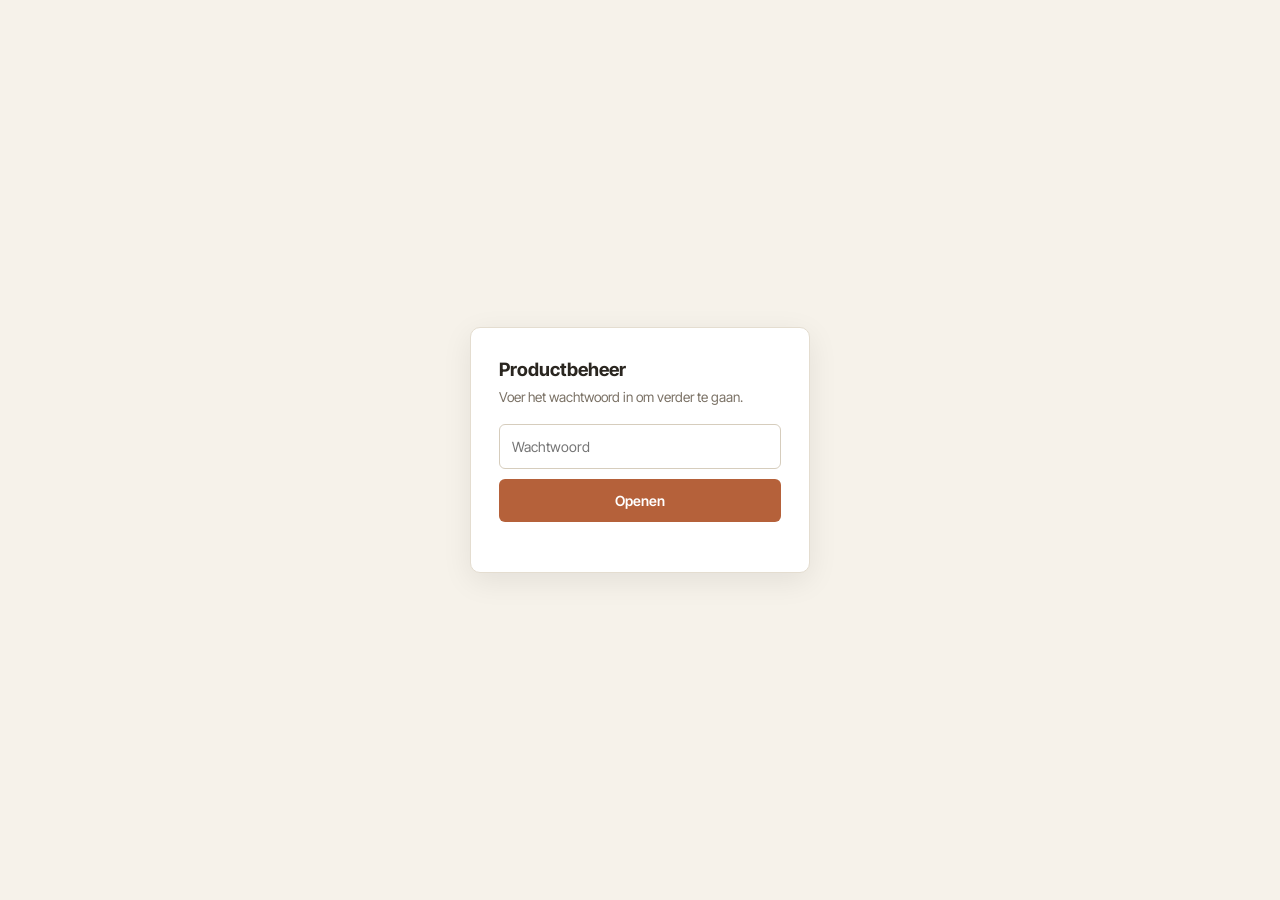
<file: admin.html>
<!DOCTYPE html>
<html lang="nl">
<head>
<meta charset="UTF-8">
<meta name="viewport" content="width=device-width, initial-scale=1">
<meta name="robots" content="noindex, nofollow">
<title>Productbeheer — Yalcin Tapijt & Woninginrichting</title>
<link rel="icon" href="favicon.svg" type="image/svg+xml">
<link rel="preconnect" href="https://fonts.googleapis.com">
<link rel="preconnect" href="https://fonts.gstatic.com" crossorigin>
<link href="https://fonts.googleapis.com/css2?family=Inter+Tight:wght@400;500;600;700&display=swap" rel="stylesheet">
<style>
  :root {
    --bg: #f5f4f1;
    --surface: #ffffff;
    --border: #e0ddd6;
    --fg: #1a1a1a;
    --fg-dim: #7a7a72;
    --accent: #1a1a1a;
    --ok: #2d8a4e;
    --warn: #c4760a;
    --miss: #b84033;
    --blue: #2563eb;
    --font: 'Inter Tight', system-ui, sans-serif;
  }

  * { box-sizing: border-box; margin: 0; }
  body { background: var(--bg); color: var(--fg); font-family: var(--font); font-size: 14px; line-height: 1.5; }

  .wrap { max-width: 1280px; margin: 0 auto; padding: 0 20px; }

  /* Header */
  .header { background: var(--surface); border-bottom: 1px solid var(--border); padding: 20px 0; margin-bottom: 24px; }
  .header-inner { display: flex; align-items: center; justify-content: space-between; flex-wrap: wrap; gap: 12px; }
  .header h1 { font-size: 1.3rem; font-weight: 700; }
  .header p { color: var(--fg-dim); font-size: 0.85rem; margin-top: 2px; }
  .header-actions { display: flex; gap: 8px; flex-wrap: wrap; }

  /* Stats */
  .stats { display: flex; gap: 16px; margin-bottom: 20px; flex-wrap: wrap; }
  .stat-card { background: var(--surface); border: 1px solid var(--border); border-radius: 8px; padding: 14px 18px; min-width: 120px; }
  .stat-n { font-size: 1.5rem; font-weight: 700; font-variant-numeric: tabular-nums; }
  .stat-l { font-size: 0.75rem; color: var(--fg-dim); }

  /* Controls */
  .controls { display: flex; gap: 8px; flex-wrap: wrap; margin-bottom: 16px; align-items: center; }
  .search { flex: 1; min-width: 200px; max-width: 360px; padding: 8px 12px; border: 1px solid var(--border); border-radius: 6px; background: var(--surface); font-size: 0.85rem; font-family: var(--font); outline: none; }
  .search:focus { border-color: var(--fg-dim); }
  select { padding: 8px 12px; border: 1px solid var(--border); border-radius: 6px; background: var(--surface); font-size: 0.8rem; font-family: var(--font); cursor: pointer; }
  .view-toggle { display: flex; border: 1px solid var(--border); border-radius: 6px; overflow: hidden; margin-left: auto; }
  .view-btn { background: var(--surface); border: none; padding: 7px 12px; cursor: pointer; font-size: 0.8rem; font-family: var(--font); color: var(--fg-dim); }
  .view-btn.on { background: var(--accent); color: #fff; }
  .view-btn + .view-btn { border-left: 1px solid var(--border); }

  .btn { padding: 8px 16px; border-radius: 6px; font-size: 0.85rem; font-family: var(--font); cursor: pointer; border: 1px solid var(--border); font-weight: 500; }
  .btn-primary { background: var(--accent); color: #fff; border-color: var(--accent); }
  .btn-success { background: var(--ok); color: #fff; border-color: var(--ok); }
  .btn-danger { background: var(--miss); color: #fff; border-color: var(--miss); font-size: 0.78rem; }
  .btn-outline { background: var(--surface); color: var(--fg); }

  /* Changes banner */
  .changes-banner { background: #fef3cd; border: 1px solid #f0d060; border-radius: 8px; padding: 12px 16px; margin-bottom: 16px; display: flex; align-items: center; justify-content: space-between; gap: 12px; flex-wrap: wrap; }
  .changes-banner.hidden { display: none; }
  .changes-banner span { font-size: 0.85rem; font-weight: 500; }

  /* Grid view */
  .grid { display: grid; grid-template-columns: repeat(auto-fill, minmax(260px, 1fr)); gap: 12px; }
  .card { background: var(--surface); border: 1px solid var(--border); border-radius: 8px; overflow: hidden; position: relative; }
  .card.deleted { opacity: 0.4; pointer-events: none; }
  .card.edited { border-color: var(--blue); border-width: 2px; }
  .card.new { border-color: var(--ok); border-width: 2px; }
  .card-img { width: 100%; aspect-ratio: 4/3; background: var(--border); object-fit: cover; display: block; }
  .card-noimg { width: 100%; aspect-ratio: 4/3; background: var(--border); display: flex; align-items: center; justify-content: center; color: var(--fg-dim); font-size: 0.75rem; }
  .card-body { padding: 12px; }
  .card-title { font-weight: 600; font-size: 0.85rem; margin-bottom: 4px; }
  .card-price { font-weight: 700; font-variant-numeric: tabular-nums; margin-bottom: 6px; }
  .card-price.zero { color: var(--warn); }
  .card-meta { font-size: 0.72rem; color: var(--fg-dim); }
  .card-meta span + span::before { content: ' · '; }
  .card-actions { position: absolute; top: 8px; right: 8px; display: flex; gap: 4px; }
  .card-btn { width: 30px; height: 30px; border-radius: 6px; border: none; cursor: pointer; font-size: 0.75rem; display: flex; align-items: center; justify-content: center; }
  .card-btn-edit { background: rgba(255,255,255,0.9); color: var(--fg); }
  .card-btn-del { background: rgba(255,255,255,0.9); color: var(--miss); }
  .card-status { position: absolute; top: 8px; left: 8px; width: 10px; height: 10px; border-radius: 50%; border: 2px solid #fff; }

  /* List view */
  .list-table { width: 100%; border-collapse: collapse; background: var(--surface); border: 1px solid var(--border); border-radius: 8px; overflow: hidden; }
  .list-table th { text-align: left; padding: 10px 12px; font-size: 0.72rem; text-transform: uppercase; letter-spacing: 0.05em; color: var(--fg-dim); background: var(--bg); border-bottom: 1px solid var(--border); font-weight: 600; cursor: pointer; user-select: none; white-space: nowrap; }
  .list-table th:first-child, .list-table th:last-child { cursor: default; }
  .list-table th .sort-arrow { display: inline-block; margin-left: 4px; font-size: 0.65rem; opacity: 0.3; }
  .list-table th.sorted .sort-arrow { opacity: 1; color: var(--fg); }
  .list-table td { padding: 8px 12px; border-bottom: 1px solid var(--border); font-size: 0.82rem; vertical-align: middle; }
  .list-table tr:last-child td { border-bottom: none; }
  .list-table tr.deleted { opacity: 0.4; }
  .list-table tr.edited { background: #eef6ff; }
  .list-table tr.new { background: #eefaef; }
  .list-thumb { width: 48px; height: 36px; border-radius: 4px; object-fit: cover; background: var(--border); }
  .list-nothumb { width: 48px; height: 36px; border-radius: 4px; background: var(--border); display: inline-flex; align-items: center; justify-content: center; font-size: 0.6rem; color: var(--fg-dim); }
  .list-actions { display: flex; gap: 4px; }
  .overflow-wrap { overflow-x: auto; }

  /* Modal */
  .modal-bg { position: fixed; inset: 0; background: rgba(0,0,0,0.45); z-index: 100; display: flex; align-items: center; justify-content: center; padding: 16px; }
  .modal-bg.hidden { display: none; }
  .modal { background: var(--surface); border-radius: 12px; width: 100%; max-width: 580px; max-height: 90vh; overflow-y: auto; padding: 28px; }
  .modal h2 { font-size: 1.15rem; margin-bottom: 20px; font-weight: 700; }
  .modal label { display: block; font-size: 0.78rem; font-weight: 600; margin-bottom: 4px; }
  .modal input[type="text"], .modal input[type="number"], .modal select { width: 100%; padding: 8px 10px; border: 1px solid var(--border); border-radius: 6px; background: var(--bg); font-size: 0.85rem; font-family: var(--font); margin-bottom: 14px; outline: none; }
  .modal input:focus, .modal select:focus { border-color: var(--fg-dim); }
  .modal-row { display: grid; grid-template-columns: 1fr 1fr; gap: 12px; }
  .modal-img { width: 100%; aspect-ratio: 4/3; object-fit: cover; border-radius: 8px; background: var(--border); margin-bottom: 8px; }
  .modal-noimg { width: 100%; aspect-ratio: 4/3; border-radius: 8px; background: var(--border); display: flex; align-items: center; justify-content: center; color: var(--fg-dim); font-size: 0.8rem; margin-bottom: 8px; }
  .modal-actions { display: flex; gap: 10px; margin-top: 20px; justify-content: flex-end; }
  .modal input[type="file"] { width: 100%; padding: 6px 0; margin-bottom: 14px; font-size: 0.82rem; font-family: var(--font); }
  .modal .checkbox-row { display: flex; align-items: center; gap: 8px; margin-bottom: 14px; }
  .modal .checkbox-row input[type="checkbox"] { width: 18px; height: 18px; accent-color: var(--accent); cursor: pointer; margin: 0; }
  .modal .checkbox-row label { margin-bottom: 0; cursor: pointer; }

  .confirm-bg { position: fixed; inset: 0; background: rgba(0,0,0,0.5); z-index: 200; display: flex; align-items: center; justify-content: center; padding: 16px; }
  .confirm-bg.hidden { display: none; }
  .confirm-box { background: var(--surface); border-radius: 10px; padding: 24px; max-width: 400px; text-align: center; }
  .confirm-box p { margin-bottom: 16px; font-size: 0.9rem; }
  .confirm-actions { display: flex; gap: 8px; justify-content: center; }

  .empty { text-align: center; padding: 60px 20px; color: var(--fg-dim); }

  .badge-winkel { display: inline-block; background: #e8f5e9; color: var(--ok); font-size: 0.65rem; font-weight: 600; padding: 1px 6px; border-radius: 4px; }

  @media (max-width: 640px) {
    .grid { grid-template-columns: 1fr 1fr; gap: 8px; }
    .modal-row { grid-template-columns: 1fr; }
    .header-inner { flex-direction: column; align-items: flex-start; }
    .stats { gap: 8px; }
    .stat-card { padding: 10px 14px; min-width: 0; flex: 1; }
  }
  body.locked > :not(#gate):not(script) { display: none !important; }
  #gate { position: fixed; inset: 0; display: none; align-items: center; justify-content: center; background: #f6f2ea; padding: 20px; z-index: 9999; }
  body.locked #gate { display: flex; }
  #gate form { background: #fff; border: 1px solid #e4ddd0; border-radius: 10px; padding: 28px; width: 100%; max-width: 340px; box-shadow: 0 8px 30px rgba(0,0,0,.08); }
  #gate h2 { font-size: 1.15rem; margin-bottom: 4px; color: #2a2620; }
  #gate p { font-size: .85rem; color: #7a7165; margin-bottom: 16px; }
  #gate input { width: 100%; padding: 11px 12px; border: 1px solid #d6cdbd; border-radius: 6px; font: inherit; margin-bottom: 10px; }
  #gate input:focus { outline: 2px solid #b5613a; outline-offset: 0; }
  #gate button { width: 100%; padding: 11px; border: 0; border-radius: 6px; background: #b5613a; color: #fff; font: inherit; font-weight: 600; cursor: pointer; }
  #gate .err { color: #b3261e; font-size: .82rem; min-height: 1.1em; margin-top: 8px; }
</style>
<script>
  /* Wachtwoordscherm (alleen client-side, houdt nieuwsgierigen buiten; geen echte beveiliging) */
  (function () {
    try { if (sessionStorage.getItem('yalcin_admin_ok') === '1') return; } catch (e) {}
    document.documentElement.classList.add('is-locked');
    document.addEventListener('DOMContentLoaded', function () { document.body.classList.add('locked'); });
  })();
</script>
</head>
<body>

<div id="gate" role="dialog" aria-modal="true" aria-labelledby="gateTitle">
  <form id="gateForm" autocomplete="off">
    <h2 id="gateTitle">Productbeheer</h2>
    <p>Voer het wachtwoord in om verder te gaan.</p>
    <input type="password" id="gatePw" placeholder="Wachtwoord" autocomplete="current-password" required autofocus>
    <button type="submit">Openen</button>
    <div class="err" id="gateErr" role="alert"></div>
  </form>
</div>
<script>
(function () {
  var HASH = 'e8d33b26c92264a0a608c534b7187b8cb40c8a6fb45d2c8d85df8fb3a16f6572', SALT = 'yalcin-admin-v1';
  var form = document.getElementById('gateForm');
  function unlock() {
    try { sessionStorage.setItem('yalcin_admin_ok', '1'); } catch (e) {}
    document.body.classList.remove('locked');
  }
  async function sha256(t) {
    var buf = await crypto.subtle.digest('SHA-256', new TextEncoder().encode(t));
    return Array.from(new Uint8Array(buf)).map(function (b) { return b.toString(16).padStart(2, '0'); }).join('');
  }
  form.addEventListener('submit', async function (e) {
    e.preventDefault();
    var err = document.getElementById('gateErr');
    if (!window.crypto || !crypto.subtle) { err.textContent = 'Open deze pagina via https om in te loggen.'; return; }
    var h = await sha256(SALT + document.getElementById('gatePw').value);
    if (h === HASH) { unlock(); } else { err.textContent = 'Onjuist wachtwoord.'; document.getElementById('gatePw').select(); }
  });
})();
</script>


<div class="header">
  <div class="wrap header-inner">
    <div>
      <h1>Productbeheer</h1>
      <p>Bekijk, bewerk, voeg toe of verwijder producten. Exporteer het resultaat als je klaar bent.</p>
    </div>
    <div class="header-actions">
      <button class="btn btn-outline" id="addBtn">+ Nieuw product</button>
      <button class="btn btn-success" id="exportBtn">Exporteren</button>
    </div>
  </div>
</div>

<div class="wrap">

  <div class="stats" id="stats"></div>

  <div class="changes-banner hidden" id="changesBanner">
    <span id="changesText">0 wijzigingen</span>
    <div style="display:flex;gap:8px">
      <button class="btn btn-outline" id="resetBtn" style="font-size:.78rem">Alles terugzetten</button>
      <button class="btn btn-success" id="exportBtn2" style="font-size:.78rem">Exporteren</button>
    </div>
  </div>

  <div class="controls">
    <input type="search" class="search" id="search" placeholder="Zoek op naam, merk, kleur of SKU..." autocomplete="off">
    <select id="filterColl"><option value="">Alle categorieen</option></select>
    <select id="filterStatus">
      <option value="">Alle producten</option>
      <option value="noimg">Zonder foto</option>
      <option value="noprice">Zonder prijs</option>
      <option value="edited">Bewerkt</option>
    </select>
    <div class="view-toggle">
      <button class="view-btn" data-view="grid" title="Rasterweergave">&#9638;</button>
      <button class="view-btn on" data-view="list" title="Lijstweergave">&#9776;</button>
    </div>
  </div>

  <div id="catalog"></div>

</div>

<div class="modal-bg hidden" id="modalBg">
  <div class="modal" id="modal"></div>
</div>

<div class="confirm-bg hidden" id="confirmBg">
  <div class="confirm-box" id="confirmBox"></div>
</div>

<script>
(function() {
  let original = [];
  let products = [];
  let deleted = new Set();
  let edited = new Set();
  let added = new Set();
  let view = 'list';
  let sortCol = 'title';
  let sortDir = 'asc';

  const $ = id => document.getElementById(id);
  const esc = s => s ? String(s).replace(/&/g,'&amp;').replace(/</g,'&lt;').replace(/>/g,'&gt;').replace(/"/g,'&quot;') : '';

  function fmtPrice(n) {
    if (!n || n <= 0) return 'Prijs ontbreekt';
    return '€ ' + parseFloat(n).toLocaleString('nl-NL', { minimumFractionDigits: 2, maximumFractionDigits: 2 });
  }

  function status(p) {
    if (!p.img) return 'miss';
    if (!p.price || p.price <= 0) return 'warn';
    return 'ok';
  }

  function changeCount() { return deleted.size + edited.size + added.size; }

  function updateChangesBanner() {
    const n = changeCount();
    const banner = $('changesBanner');
    if (n === 0) { banner.classList.add('hidden'); return; }
    banner.classList.remove('hidden');
    const parts = [];
    if (edited.size) parts.push(edited.size + ' bewerkt');
    if (added.size) parts.push(added.size + ' nieuw');
    if (deleted.size) parts.push(deleted.size + ' verwijderd');
    $('changesText').textContent = parts.join(', ');
  }

  function renderStats() {
    const active = products.filter(p => !deleted.has(p._uid));
    const withImg = active.filter(p => p.img).length;
    const withPrice = active.filter(p => p.price > 0).length;
    $('stats').innerHTML =
      '<div class="stat-card"><div class="stat-n">' + active.length + '</div><div class="stat-l">producten</div></div>' +
      '<div class="stat-card"><div class="stat-n">' + withImg + '</div><div class="stat-l">met foto</div></div>' +
      '<div class="stat-card"><div class="stat-n">' + (active.length - withImg) + '</div><div class="stat-l">zonder foto</div></div>' +
      '<div class="stat-card"><div class="stat-n">' + (active.length - withPrice) + '</div><div class="stat-l">zonder prijs</div></div>';
  }

  function getFiltered() {
    const q = $('search').value.toLowerCase().trim();
    const coll = $('filterColl').value;
    const st = $('filterStatus').value;
    return products.filter(p => {
      if (coll && p.collectionLabel !== coll) return false;
      if (st === 'noimg' && p.img) return false;
      if (st === 'noprice' && p.price > 0) return false;
      if (st === 'edited' && !edited.has(p._uid) && !added.has(p._uid)) return false;
      if (q && !(
        (p.title || '').toLowerCase().includes(q) ||
        (p.merk || '').toLowerCase().includes(q) ||
        (p.kleur || '').toLowerCase().includes(q) ||
        (p.sku || '').toLowerCase().includes(q)
      )) return false;
      return true;
    });
  }

  function sortItems(items) {
    if (!sortCol) return items;
    const sorted = [...items];
    sorted.sort((a, b) => {
      let va = a[sortCol], vb = b[sortCol];
      if (sortCol === 'price' || sortCol === 'm2PerPak') {
        va = parseFloat(va) || 0;
        vb = parseFloat(vb) || 0;
        return sortDir === 'asc' ? va - vb : vb - va;
      }
      va = String(va || '').toLowerCase();
      vb = String(vb || '').toLowerCase();
      if (va < vb) return sortDir === 'asc' ? -1 : 1;
      if (va > vb) return sortDir === 'asc' ? 1 : -1;
      return 0;
    });
    return sorted;
  }

  function renderGrid(items) {
    if (!items.length) return '<div class="empty">Geen producten gevonden.</div>';
    return '<div class="grid">' + items.map(p => {
      const del = deleted.has(p._uid);
      const cls = del ? 'deleted' : added.has(p._uid) ? 'new' : edited.has(p._uid) ? 'edited' : '';
      const st = status(p);
      return '<div class="card ' + cls + '" data-uid="' + p._uid + '">' +
        '<div class="card-actions">' +
          '<button class="card-btn card-btn-edit" data-edit="' + p._uid + '" title="Bewerken">&#9998;</button>' +
          '<button class="card-btn card-btn-del" data-del="' + p._uid + '" title="Verwijderen">&times;</button>' +
        '</div>' +
        '<div class="card-status" style="background:var(--' + st + ')"></div>' +
        (p.img
          ? '<img class="card-img" src="' + esc(p.img) + '" alt="' + esc(p.title) + '" loading="lazy" onerror="this.outerHTML=\'<div class=card-noimg>Geen foto</div>\'">'
          : '<div class="card-noimg">Geen foto</div>') +
        '<div class="card-body">' +
          '<div class="card-title">' + esc(p.title) + '</div>' +
          '<div class="card-price' + ((!p.price || p.price <= 0) ? ' zero' : '') + '">' + fmtPrice(p.price) + '</div>' +
          '<div class="card-meta">' +
            (p.collectionLabel ? '<span>' + esc(p.collectionLabel) + '</span>' : '') +
            (p.merk ? '<span>' + esc(p.merk) + '</span>' : '') +
            (p.kleur ? '<span>' + esc(p.kleur) + '</span>' : '') +
          '</div>' +
        '</div>' +
      '</div>';
    }).join('') + '</div>';
  }

  var listCols = [
    { key: null,              label: '',           sortable: false },
    { key: 'title',           label: 'Product',    sortable: true },
    { key: 'collectionLabel', label: 'Categorie',  sortable: true },
    { key: 'price',           label: 'Prijs',      sortable: true },
    { key: 'levertijd',       label: 'Levertijd',  sortable: true },
    { key: 'teZienInWinkel',  label: 'In winkel',  sortable: true },
    { key: 'merk',            label: 'Merk',       sortable: true },
    { key: 'kleur',           label: 'Kleur',      sortable: true },
    { key: null,              label: '',           sortable: false }
  ];

  function thHtml(col) {
    if (!col.sortable) return '<th>' + esc(col.label) + '</th>';
    var arrow = sortCol === col.key ? (sortDir === 'asc' ? '▲' : '▼') : '▲';
    var cls = sortCol === col.key ? ' sorted' : '';
    return '<th class="' + cls + '" data-sort="' + col.key + '">' + esc(col.label) + '<span class="sort-arrow">' + arrow + '</span></th>';
  }

  function renderList(items) {
    if (!items.length) return '<div class="empty">Geen producten gevonden.</div>';
    var sorted = sortItems(items);
    return '<div class="overflow-wrap"><table class="list-table">' +
      '<thead><tr>' + listCols.map(thHtml).join('') + '</tr></thead>' +
      '<tbody>' + sorted.map(p => {
        const del = deleted.has(p._uid);
        const cls = del ? 'deleted' : added.has(p._uid) ? 'new' : edited.has(p._uid) ? 'edited' : '';
        return '<tr class="' + cls + '">' +
          '<td>' + (p.img
            ? '<img class="list-thumb" src="' + esc(p.img) + '" alt="" loading="lazy" onerror="this.outerHTML=\'<span class=list-nothumb>-</span>\'">'
            : '<span class="list-nothumb">-</span>') + '</td>' +
          '<td style="font-weight:600">' + esc(p.title) + '</td>' +
          '<td style="font-size:.75rem;color:var(--fg-dim)">' + esc(p.collectionLabel) + '</td>' +
          '<td style="font-weight:600;font-variant-numeric:tabular-nums;' + ((!p.price || p.price <= 0) ? 'color:var(--warn)' : '') + '">' + fmtPrice(p.price) + '</td>' +
          '<td style="font-size:.78rem">' + esc(p.levertijd || '') + '</td>' +
          '<td>' + (p.teZienInWinkel ? '<span class="badge-winkel">Ja</span>' : '') + '</td>' +
          '<td style="font-size:.78rem">' + esc(p.merk) + '</td>' +
          '<td style="font-size:.78rem">' + esc(p.kleur) + '</td>' +
          '<td><div class="list-actions">' +
            '<button class="card-btn card-btn-edit" data-edit="' + p._uid + '" title="Bewerken" style="width:26px;height:26px;font-size:.7rem">&#9998;</button>' +
            '<button class="card-btn card-btn-del" data-del="' + p._uid + '" title="Verwijderen" style="width:26px;height:26px;font-size:.7rem">&times;</button>' +
          '</div></td>' +
        '</tr>';
      }).join('') + '</tbody></table></div>';
  }

  function render() {
    const items = getFiltered();
    $('catalog').innerHTML = view === 'grid' ? renderGrid(items) : renderList(items);
    renderStats();
    updateChangesBanner();
  }

  function imgPreviewHtml(src, idx) {
    var id = 'mImgPreview' + (idx != null ? idx : '');
    if (src) return '<img class="modal-img" id="' + id + '" src="' + esc(src) + '" alt="" style="max-height:120px;margin-bottom:6px" onerror="this.outerHTML=\'<div class=modal-noimg id=' + id + ' style=height:60px>Geen foto</div>\'">';
    return '<div class="modal-noimg" id="' + id + '" style="height:60px">Geen foto</div>';
  }

  function updateImgPreview(idx) {
    var inputs = document.querySelectorAll('.mImgUrl');
    var input = inputs[idx];
    if (!input) return;
    var url = input.value.trim();
    var el = $('mImgPreview' + idx);
    if (!el) return;
    if (url) {
      el.outerHTML = '<img class="modal-img" id="mImgPreview' + idx + '" src="' + esc(url) + '" alt="" style="max-height:120px;margin-bottom:6px" onerror="this.outerHTML=\'<div class=modal-noimg id=mImgPreview' + idx + ' style=height:60px>Geen foto</div>\'">';
    } else {
      el.outerHTML = '<div class="modal-noimg" id="mImgPreview' + idx + '" style="height:60px">Geen foto</div>';
    }
  }

  function setupImageSlots() {
    document.querySelectorAll('.mImgUrl').forEach(function(input) {
      input.addEventListener('change', function() { updateImgPreview(parseInt(this.dataset.idx)); });
      input.addEventListener('blur', function() { updateImgPreview(parseInt(this.dataset.idx)); });
    });
    document.querySelectorAll('.mImgFile').forEach(function(fileInput) {
      fileInput.addEventListener('change', function() {
        var idx = parseInt(this.dataset.idx);
        var file = this.files[0];
        if (!file) return;
        var reader = new FileReader();
        reader.onload = function(e) {
          var urlInput = document.querySelectorAll('.mImgUrl')[idx];
          if (urlInput) urlInput.value = e.target.result;
          updateImgPreview(idx);
        };
        reader.readAsDataURL(file);
      });
    });
    document.querySelectorAll('.mImgRemove').forEach(function(btn) {
      btn.addEventListener('click', function() {
        var idx = parseInt(this.dataset.idx);
        var urlInput = document.querySelectorAll('.mImgUrl')[idx];
        if (urlInput) urlInput.value = '';
        updateImgPreview(idx);
        this.remove();
      });
    });
  }

  function formFieldsHtml(p) {
    var colls = [...new Set(products.map(x => x.collectionLabel).filter(Boolean))].sort();
    var isEdit = !!p._uid;
    var imgs = (p.imgs && p.imgs.length) ? p.imgs : (p.img ? [p.img] : []);
    var title = p.title || '';
    var price = p.price || 0;
    var collLabel = p.collectionLabel || '';
    var merk = p.merk || '';
    var materiaal = p.materiaal || '';
    var kleur = p.kleur || '';
    var afmetingen = p.afmetingen || '';
    var sku = p.sku || '';
    var levertijd = p.levertijd || '';
    var teZien = p.teZienInWinkel || false;
    var m2 = p.m2PerPak || '';

    var imgsHtml = '';
    for (var i = 0; i < 3; i++) {
      var url = imgs[i] || '';
      var n = i + 1;
      imgsHtml += '<div class="img-slot" style="margin-bottom:12px;padding:10px;border:1px solid #e5e0d8;border-radius:8px">' +
        '<label style="font-weight:600;font-size:.82rem">Foto ' + n + (i === 0 ? ' (hoofdfoto)' : '') + '</label>' +
        imgPreviewHtml(url, i) +
        '<input type="text" class="mImgUrl" data-idx="' + i + '" value="' + esc(url) + '" placeholder="URL of upload hieronder">' +
        '<input type="file" class="mImgFile" data-idx="' + i + '" accept="image/*" style="margin-top:4px">' +
        (url ? '<button type="button" class="mImgRemove" data-idx="' + i + '" style="margin-top:4px;font-size:.78rem;color:#b84033;background:none;border:none;cursor:pointer;padding:0">Verwijderen</button>' : '') +
      '</div>';
    }

    return '<div style="margin-bottom:16px">' + imgsHtml + '</div>' +
      '<label>Productnaam</label>' +
      '<input type="text" id="mTitle" value="' + esc(title) + '"' + (!isEdit ? ' placeholder="Bijv. PVC Click Eiken Natuur"' : '') + '>' +
      '<div class="modal-row">' +
        '<div><label>Prijs (euro)</label><input type="number" id="mPrice" value="' + price + '" step="0.01" min="0"></div>' +
        '<div><label>Categorie</label><select id="mColl">' + colls.map(c => '<option' + (c === collLabel ? ' selected' : '') + '>' + esc(c) + '</option>').join('') + '<option value="__new">+ Nieuwe categorie</option></select></div>' +
      '</div>' +
      '<div class="modal-row">' +
        '<div><label>Merk</label><input type="text" id="mMerk" value="' + esc(merk) + '"></div>' +
        '<div><label>Materiaal</label><input type="text" id="mMat" value="' + esc(materiaal) + '"></div>' +
      '</div>' +
      '<div class="modal-row">' +
        '<div><label>Kleur</label><input type="text" id="mKleur" value="' + esc(kleur) + '"></div>' +
        '<div><label>Afmetingen</label><input type="text" id="mAfm" value="' + esc(afmetingen) + '"></div>' +
      '</div>' +
      '<div class="modal-row">' +
        '<div><label>Levertijd</label><input type="text" id="mLevertijd" value="' + esc(levertijd) + '" placeholder="Bijv. 3-5 werkdagen"></div>' +
        '<div><label>m² per pak</label><input type="number" id="mM2" value="' + (m2 || '') + '" step="0.01" min="0" placeholder="Bijv. 1.92"></div>' +
      '</div>' +
      '<label>SKU</label>' +
      '<input type="text" id="mSku" value="' + esc(sku) + '">' +
      '<div class="checkbox-row">' +
        '<input type="checkbox" id="mWinkel"' + (teZien ? ' checked' : '') + '>' +
        '<label for="mWinkel">Te zien in de winkel</label>' +
      '</div>';
  }

  function readFormData() {
    var collLabel = $('mColl').value;
    if (collLabel === '__new') {
      collLabel = prompt('Naam van de nieuwe categorie:');
      if (!collLabel) return null;
    }
    var imgUrls = [];
    document.querySelectorAll('.mImgUrl').forEach(function(input) {
      var v = input.value.trim();
      if (v) imgUrls.push(v);
    });
    return {
      title: $('mTitle').value.trim(),
      price: parseFloat($('mPrice').value) || 0,
      img: imgUrls[0] || '',
      imgs: imgUrls,
      merk: $('mMerk').value.trim(),
      materiaal: $('mMat').value.trim(),
      kleur: $('mKleur').value.trim(),
      afmetingen: $('mAfm').value.trim(),
      sku: $('mSku').value.trim(),
      levertijd: $('mLevertijd').value.trim(),
      m2PerPak: parseFloat($('mM2').value) || 0,
      teZienInWinkel: $('mWinkel').checked,
      collectionLabel: collLabel,
      collection: collLabel.toLowerCase().replace(/[^a-z0-9]+/g, '-'),
    };
  }

  function openEdit(uid) {
    const p = products.find(x => x._uid === uid);
    if (!p) return;

    $('modal').innerHTML =
      '<h2>Product bewerken</h2>' +
      formFieldsHtml(p) +
      '<div class="modal-actions">' +
        '<button class="btn btn-outline" id="mCancel">Annuleren</button>' +
        '<button class="btn btn-primary" id="mSave">Opslaan</button>' +
      '</div>';

    $('modalBg').classList.remove('hidden');
    setupImageSlots();

    $('mCancel').onclick = closeModal;
    $('mSave').onclick = function() {
      var data = readFormData();
      if (!data) return;
      Object.assign(p, data);
      p.handle = p.title.toLowerCase().replace(/[^a-z0-9]+/g, '-');
      if (!added.has(p._uid)) edited.add(p._uid);
      closeModal();
      render();
      saveState();
    };
  }

  function openAdd() {
    var uid = 'new_' + Date.now();

    $('modal').innerHTML =
      '<h2>Nieuw product toevoegen</h2>' +
      formFieldsHtml({}) +
      '<div class="modal-actions">' +
        '<button class="btn btn-outline" id="mCancel">Annuleren</button>' +
        '<button class="btn btn-primary" id="mSave">Toevoegen</button>' +
      '</div>';

    $('modalBg').classList.remove('hidden');
    setupImageSlots();

    $('mCancel').onclick = closeModal;
    $('mSave').onclick = function() {
      var data = readFormData();
      if (!data) return;
      if (!data.title) { $('mTitle').focus(); return; }
      var p = Object.assign({ _uid: uid, id: Date.now() }, data);
      p.handle = p.title.toLowerCase().replace(/[^a-z0-9]+/g, '-');
      products.unshift(p);
      added.add(uid);
      closeModal();
      render();
      saveState();
    };
  }

  function closeModal() { $('modalBg').classList.add('hidden'); }

  function confirmDelete(uid) {
    const p = products.find(x => x._uid === uid);
    if (!p) return;
    $('confirmBox').innerHTML =
      '<p>Weet je zeker dat je <strong>' + esc(p.title) + '</strong> wilt verwijderen?</p>' +
      '<div class="confirm-actions">' +
        '<button class="btn btn-outline" id="cCancel">Annuleren</button>' +
        '<button class="btn btn-danger" id="cConfirm">Verwijderen</button>' +
      '</div>';
    $('confirmBg').classList.remove('hidden');
    $('cCancel').onclick = () => $('confirmBg').classList.add('hidden');
    $('cConfirm').onclick = () => {
      if (added.has(uid)) {
        products = products.filter(x => x._uid !== uid);
        added.delete(uid);
      } else {
        deleted.add(uid);
        edited.delete(uid);
      }
      $('confirmBg').classList.add('hidden');
      render();
      saveState();
    };
  }

  // Export
  function exportProducts() {
    const active = products.filter(p => !deleted.has(p._uid));
    const out = active.map(p => {
      const obj = {
        id: p.id, title: p.title, handle: p.handle || p.title.toLowerCase().replace(/[^a-z0-9]+/g, '-'),
        collection: p.collection, collectionLabel: p.collectionLabel,
        price: p.price, variantId: p.variantId || 0,
        images: (p.imgs && p.imgs.length) ? p.imgs.map(function(url, i) { return { url: url, alt: p.title + ' — productfoto' + (i > 0 ? ' ' + (i+1) : '') }; }) : (p.img ? [{ url: p.img, alt: p.title + ' — productfoto' }] : []),
        specs: {}
      };
      if (p.merk) obj.specs.merk = p.merk;
      if (p.materiaal) obj.specs.materiaal = p.materiaal;
      if (p.kleur) obj.specs.kleur = p.kleur;
      if (p.afmetingen) obj.specs.afmetingen = p.afmetingen;
      if (p.sku) obj.specs.sku = p.sku;
      if (p.levertijd) obj.specs.leveringstijd = p.levertijd;
      obj.tags = [p.collectionLabel, p.kleur].filter(Boolean);
      obj.slug = obj.handle;
      if (p.teZienInWinkel) obj.teZienInWinkel = true;
      if (p.m2PerPak > 0) {
        obj.flooring = {
          m2PerPack: p.m2PerPak,
          pricePerPack: Math.round((p.price * p.m2PerPak) * 100) / 100
        };
      }
      if (p._flooring) {
        obj.flooring = Object.assign({}, p._flooring);
        if (p.m2PerPak > 0) obj.flooring.m2PerPack = p.m2PerPak;
      }
      return obj;
    });

    const blob = new Blob([JSON.stringify(out, null, 2)], { type: 'application/json' });
    const a = document.createElement('a');
    a.href = URL.createObjectURL(blob);
    a.download = 'products_bijgewerkt.json';
    a.click();
    URL.revokeObjectURL(a.href);
  }

  // LocalStorage state
  function saveState() {
    try {
      localStorage.setItem('yalcin_admin', JSON.stringify({
        products, deleted: [...deleted], edited: [...edited], added: [...added]
      }));
    } catch(e) {}
  }
  function loadState() {
    try {
      const s = JSON.parse(localStorage.getItem('yalcin_admin'));
      if (s && s.products) {
        products = s.products;
        deleted = new Set(s.deleted || []);
        edited = new Set(s.edited || []);
        added = new Set(s.added || []);
        return true;
      }
    } catch(e) {}
    return false;
  }

  // Events
  document.addEventListener('click', e => {
    if (e.target.closest('[data-edit]')) openEdit(e.target.closest('[data-edit]').dataset.edit);
    if (e.target.closest('[data-del]')) confirmDelete(e.target.closest('[data-del]').dataset.del);
    var sortTh = e.target.closest('[data-sort]');
    if (sortTh) {
      var col = sortTh.dataset.sort;
      if (sortCol === col) {
        sortDir = sortDir === 'asc' ? 'desc' : 'asc';
      } else {
        sortCol = col;
        sortDir = 'asc';
      }
      render();
    }
  });
  $('search').addEventListener('input', render);
  $('filterColl').addEventListener('change', render);
  $('filterStatus').addEventListener('change', render);
  document.querySelectorAll('.view-btn').forEach(btn => {
    btn.addEventListener('click', () => {
      document.querySelectorAll('.view-btn').forEach(b => b.classList.remove('on'));
      btn.classList.add('on');
      view = btn.dataset.view;
      render();
    });
  });
  $('addBtn').addEventListener('click', openAdd);
  $('exportBtn').addEventListener('click', exportProducts);
  $('exportBtn2').addEventListener('click', exportProducts);
  $('resetBtn').addEventListener('click', () => {
    if (!confirm('Alle wijzigingen terugzetten?')) return;
    products = JSON.parse(JSON.stringify(original));
    deleted.clear(); edited.clear(); added.clear();
    try { localStorage.removeItem('yalcin_admin'); } catch(e) {}
    render();
    populateCollFilter();
  });
  $('modalBg').addEventListener('click', e => { if (e.target === $('modalBg')) closeModal(); });
  $('confirmBg').addEventListener('click', e => { if (e.target === $('confirmBg')) $('confirmBg').classList.add('hidden'); });
  document.addEventListener('keydown', e => {
    if (e.key === 'Escape') { closeModal(); $('confirmBg').classList.add('hidden'); }
  });

  function populateCollFilter() {
    const colls = [...new Set(products.map(p => p.collectionLabel).filter(Boolean))].sort();
    $('filterColl').innerHTML = '<option value="">Alle categorieen</option>' +
      colls.map(c => '<option>' + esc(c) + '</option>').join('');
  }

  // Init
  async function init() {
    if (!loadState()) {
      try {
        const res = await fetch('products.json');
        const raw = await res.json();
        products = raw.map((p, i) => ({
          _uid: 'p' + i,
          id: p.id, title: p.title || '', handle: p.handle || '',
          collection: p.collection || '', collectionLabel: p.collectionLabel || '',
          price: p.price || 0, variantId: p.variantId || 0,
          img: (p.images && p.images[0]) ? p.images[0].url : '',
          imgs: p.images ? p.images.map(x => x.url).slice(0, 3) : [],
          merk: p.specs?.merk || '', materiaal: p.specs?.materiaal || '',
          kleur: p.specs?.kleur || '', afmetingen: p.specs?.afmetingen || '',
          sku: p.specs?.sku || '',
          levertijd: p.specs?.leveringstijd || '',
          teZienInWinkel: !!p.teZienInWinkel,
          m2PerPak: p.flooring?.m2PerPack || 0,
          _flooring: p.flooring || null,
        }));
      } catch(e) {
        $('catalog').innerHTML = '<div class="empty">Kon producten niet laden.</div>';
        return;
      }
    }
    original = JSON.parse(JSON.stringify(products.filter(p => !added.has(p._uid))));
    populateCollFilter();
    render();
  }

  init();
})();
</script>
</body>
</html>
</file>
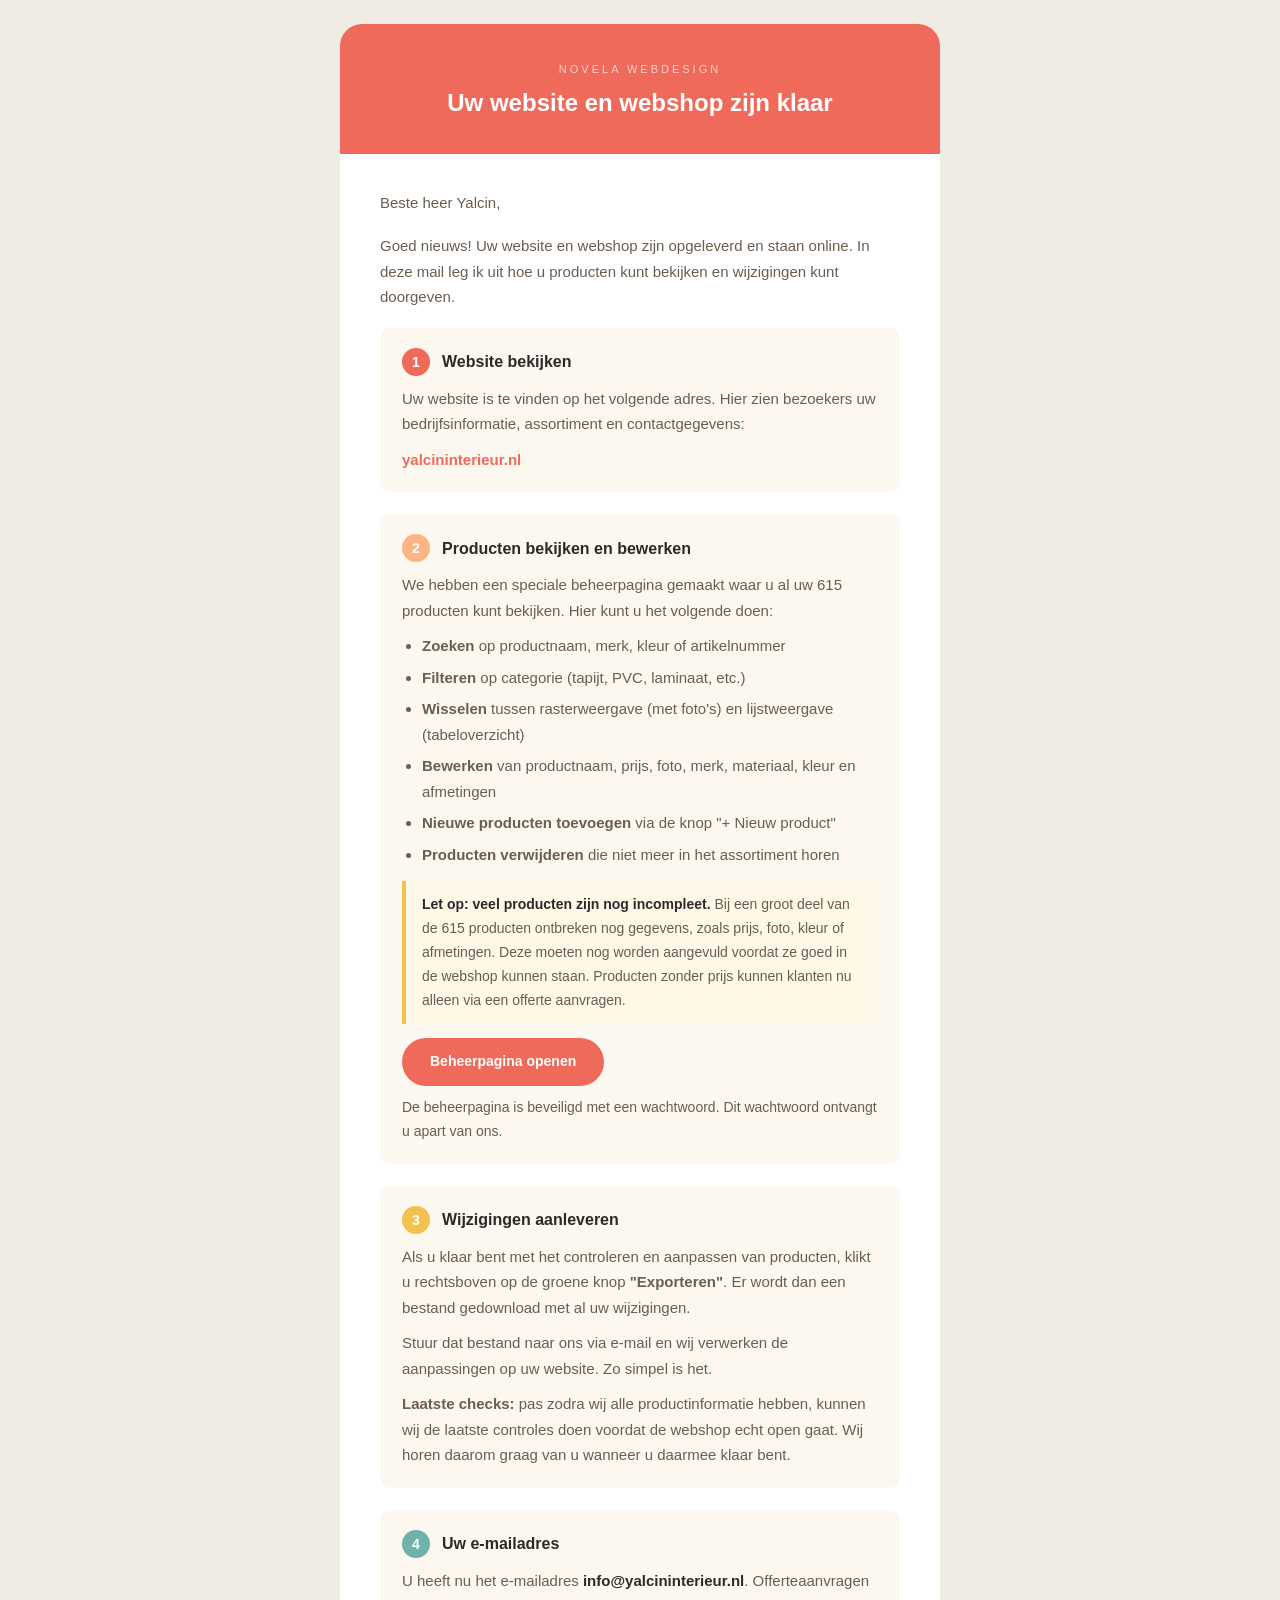
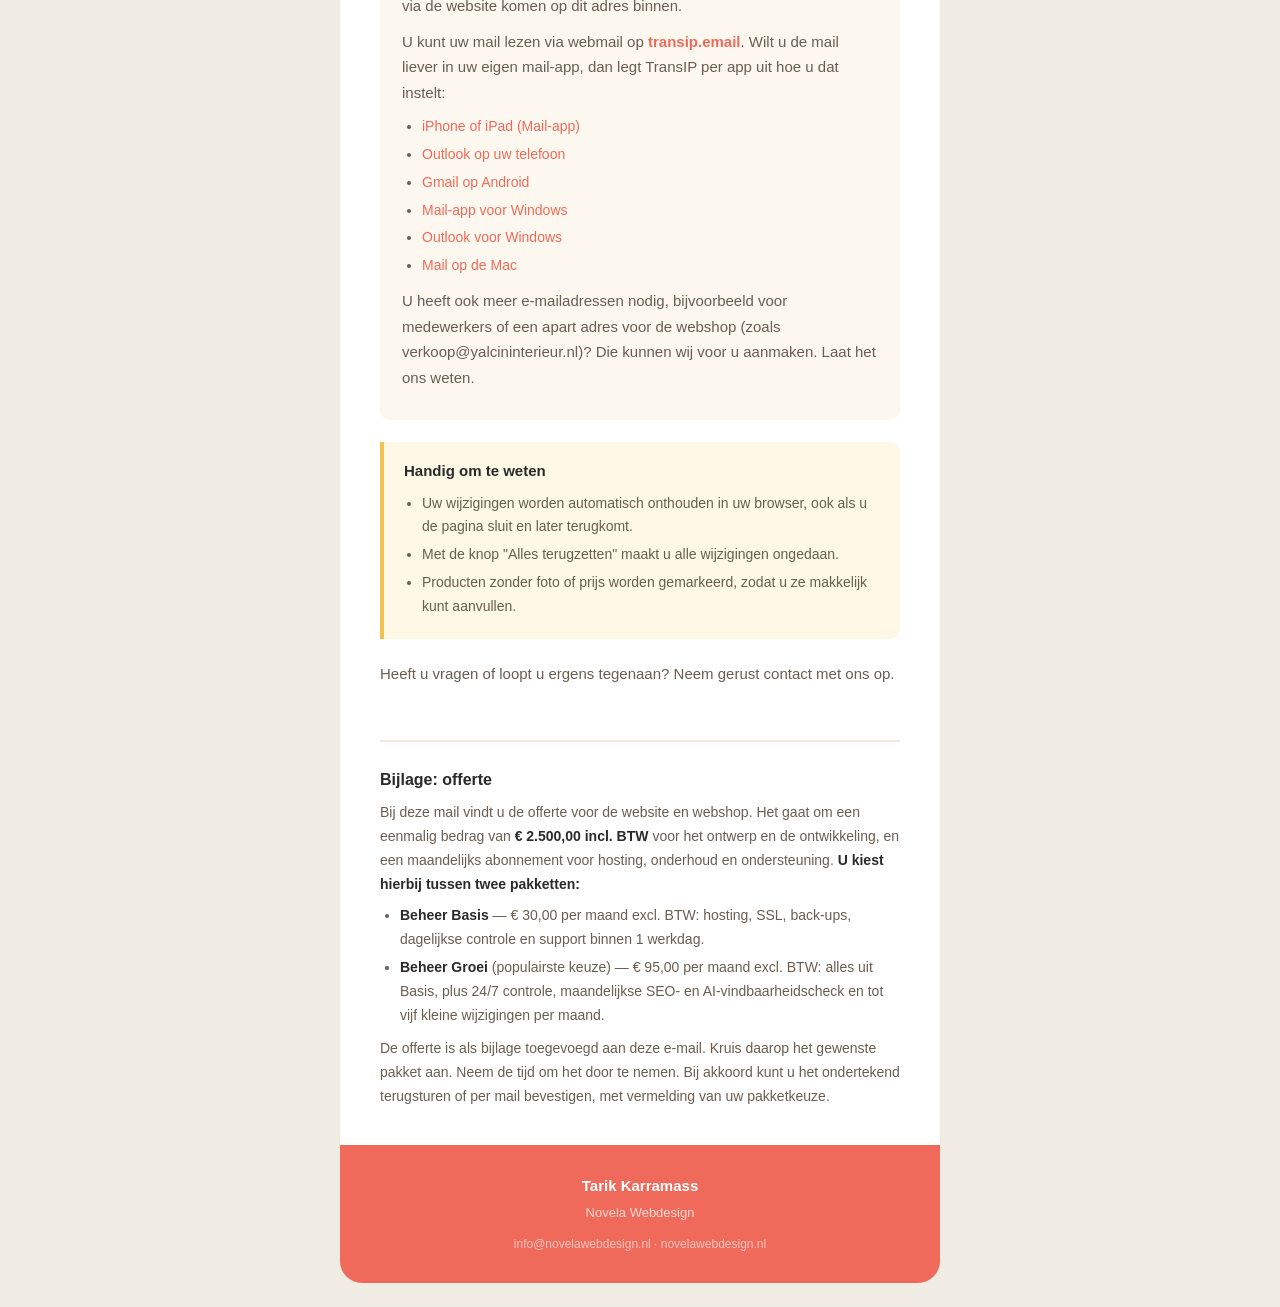
<file: mail-yalcin-instructies.html>
<!DOCTYPE html>
<html lang="nl">
<head>
<meta charset="UTF-8">
<meta name="viewport" content="width=device-width, initial-scale=1">
<title>Mail — Instructies productbeheer</title>
</head>
<body style="margin:0;padding:0;background:#f0ebe3;font-family:'Helvetica Neue',Arial,sans-serif;color:#6a5d52;line-height:1.7;font-size:15px;">
<table width="100%" cellpadding="0" cellspacing="0" style="background:#f0ebe3;padding:24px 16px;">
<tr><td align="center">
<table width="600" cellpadding="0" cellspacing="0" style="max-width:600px;width:100%;">

<!-- HEADER -->
<tr><td style="background:#ef6a5a;border-radius:22px 22px 0 0;padding:36px 40px;text-align:center;">
  <div style="font-size:11px;text-transform:uppercase;letter-spacing:3px;color:rgba(255,255,255,0.7);margin-bottom:8px;">Novela Webdesign</div>
  <div style="font-size:24px;font-weight:700;color:#ffffff;line-height:1.3;">Uw website en webshop zijn klaar</div>
</td></tr>

<!-- BODY -->
<tr><td style="background:#ffffff;padding:36px 40px;border-radius:0 0 0 0;">

  <p style="margin:0 0 18px;">Beste heer Yalcin,</p>

  <p style="margin:0 0 18px;">Goed nieuws! Uw website en webshop zijn opgeleverd en staan online. In deze mail leg ik uit hoe u producten kunt bekijken en wijzigingen kunt doorgeven.</p>

  <!-- SECTIE 1 -->
  <div style="background:#fdf8ef;border-radius:10px;padding:20px 22px;margin-bottom:22px;">
    <div style="display:flex;align-items:center;margin-bottom:10px;">
      <span style="display:inline-block;width:28px;height:28px;background:#ef6a5a;color:#fff;border-radius:50%;text-align:center;line-height:28px;font-weight:700;font-size:14px;margin-right:12px;">1</span>
      <strong style="font-size:16px;color:#2a2a2a;">Website bekijken</strong>
    </div>
    <p style="margin:0;">Uw website is te vinden op het volgende adres. Hier zien bezoekers uw bedrijfsinformatie, assortiment en contactgegevens:</p>
    <p style="margin:10px 0 0;">
      <a href="https://yalcininterieur.nl" style="color:#ef6a5a;font-weight:600;text-decoration:none;">yalcininterieur.nl</a>
    </p>
  </div>

  <!-- SECTIE 2 -->
  <div style="background:#fdf8ef;border-radius:10px;padding:20px 22px;margin-bottom:22px;">
    <div style="display:flex;align-items:center;margin-bottom:10px;">
      <span style="display:inline-block;width:28px;height:28px;background:#ffb486;color:#fff;border-radius:50%;text-align:center;line-height:28px;font-weight:700;font-size:14px;margin-right:12px;">2</span>
      <strong style="font-size:16px;color:#2a2a2a;">Producten bekijken en bewerken</strong>
    </div>
    <p style="margin:0 0 10px;">We hebben een speciale beheerpagina gemaakt waar u al uw 615 producten kunt bekijken. Hier kunt u het volgende doen:</p>
    <ul style="margin:0;padding-left:20px;">
      <li style="margin-bottom:6px;"><strong>Zoeken</strong> op productnaam, merk, kleur of artikelnummer</li>
      <li style="margin-bottom:6px;"><strong>Filteren</strong> op categorie (tapijt, PVC, laminaat, etc.)</li>
      <li style="margin-bottom:6px;"><strong>Wisselen</strong> tussen rasterweergave (met foto's) en lijstweergave (tabeloverzicht)</li>
      <li style="margin-bottom:6px;"><strong>Bewerken</strong> van productnaam, prijs, foto, merk, materiaal, kleur en afmetingen</li>
      <li style="margin-bottom:6px;"><strong>Nieuwe producten toevoegen</strong> via de knop "+ Nieuw product"</li>
      <li style="margin-bottom:6px;"><strong>Producten verwijderen</strong> die niet meer in het assortiment horen</li>
    </ul>
    <div style="background:#fff8e6;border-left:4px solid #f3c14f;border-radius:0 8px 8px 0;padding:12px 16px;margin:14px 0 0;font-size:14px;">
      <strong style="color:#2a2a2a;">Let op: veel producten zijn nog incompleet.</strong> Bij een groot deel van de 615 producten ontbreken nog gegevens, zoals prijs, foto, kleur of afmetingen. Deze moeten nog worden aangevuld voordat ze goed in de webshop kunnen staan. Producten zonder prijs kunnen klanten nu alleen via een offerte aanvragen.
    </div>
    <p style="margin:14px 0 0;">
      <a href="https://yalcininterieur.nl/admin.html" style="display:inline-block;background:#ef6a5a;color:#ffffff;text-decoration:none;padding:12px 28px;border-radius:50px;font-weight:600;font-size:14px;">Beheerpagina openen</a>
    </p>
    <p style="margin:10px 0 0;font-size:14px;">De beheerpagina is beveiligd met een wachtwoord. Dit wachtwoord ontvangt u apart van ons.</p>
  </div>

  <!-- SECTIE 3 -->
  <div style="background:#fdf8ef;border-radius:10px;padding:20px 22px;margin-bottom:22px;">
    <div style="display:flex;align-items:center;margin-bottom:10px;">
      <span style="display:inline-block;width:28px;height:28px;background:#f3c14f;color:#fff;border-radius:50%;text-align:center;line-height:28px;font-weight:700;font-size:14px;margin-right:12px;">3</span>
      <strong style="font-size:16px;color:#2a2a2a;">Wijzigingen aanleveren</strong>
    </div>
    <p style="margin:0 0 10px;">Als u klaar bent met het controleren en aanpassen van producten, klikt u rechtsboven op de groene knop <strong>"Exporteren"</strong>. Er wordt dan een bestand gedownload met al uw wijzigingen.</p>
    <p style="margin:0 0 10px;">Stuur dat bestand naar ons via e-mail en wij verwerken de aanpassingen op uw website. Zo simpel is het.</p>
    <p style="margin:0;"><strong>Laatste checks:</strong> pas zodra wij alle productinformatie hebben, kunnen wij de laatste controles doen voordat de webshop echt open gaat. Wij horen daarom graag van u wanneer u daarmee klaar bent.</p>
  </div>

  <!-- SECTIE 4 -->
  <div style="background:#fdf8ef;border-radius:10px;padding:20px 22px;margin-bottom:22px;">
    <div style="display:flex;align-items:center;margin-bottom:10px;">
      <span style="display:inline-block;width:28px;height:28px;background:#6fb3a8;color:#fff;border-radius:50%;text-align:center;line-height:28px;font-weight:700;font-size:14px;margin-right:12px;">4</span>
      <strong style="font-size:16px;color:#2a2a2a;">Uw e-mailadres</strong>
    </div>
    <p style="margin:0 0 10px;">U heeft nu het e-mailadres <strong style="color:#2a2a2a;">info@yalcininterieur.nl</strong>. Offerteaanvragen via de website komen op dit adres binnen.</p>
    <p style="margin:0 0 10px;">U kunt uw mail lezen via webmail op <a href="https://transip.email" style="color:#ef6a5a;font-weight:600;text-decoration:none;">transip.email</a>. Wilt u de mail liever in uw eigen mail-app, dan legt TransIP per app uit hoe u dat instelt:</p>
    <ul style="margin:0 0 10px;padding-left:20px;font-size:14px;">
      <li style="margin-bottom:4px;"><a href="https://www.transip.nl/knowledgebase/541-mijn-e-mail-mijn-iphone-instellen" style="color:#ef6a5a;text-decoration:none;">iPhone of iPad (Mail-app)</a></li>
      <li style="margin-bottom:4px;"><a href="https://www.transip.nl/knowledgebase/ik-wil-mijn-e-mail-in-outlook-instellen-op-mijn-telefoon" style="color:#ef6a5a;text-decoration:none;">Outlook op uw telefoon</a></li>
      <li style="margin-bottom:4px;"><a href="https://www.transip.nl/knowledgebase/ik-wil-mijn-e-mail-in-gmail-instellen-op-mijn-telefoon-android" style="color:#ef6a5a;text-decoration:none;">Gmail op Android</a></li>
      <li style="margin-bottom:4px;"><a href="https://www.transip.nl/knowledgebase/537-e-mail-instellen-mail-applicatie-voor-windows/" style="color:#ef6a5a;text-decoration:none;">Mail-app voor Windows</a></li>
      <li style="margin-bottom:4px;"><a href="https://www.transip.nl/knowledgebase/534-mijn-e-mail-instellen-outlook-windows/" style="color:#ef6a5a;text-decoration:none;">Outlook voor Windows</a></li>
      <li style="margin-bottom:4px;"><a href="https://www.transip.nl/knowledgebase/545-mijn-e-mail-instellen-mail-macos/" style="color:#ef6a5a;text-decoration:none;">Mail op de Mac</a></li>
    </ul>
    <p style="margin:0 0 10px;">U heeft ook meer e-mailadressen nodig, bijvoorbeeld voor medewerkers of een apart adres voor de webshop (zoals verkoop@yalcininterieur.nl)? Die kunnen wij voor u aanmaken. Laat het ons weten.</p>
  </div>

  <!-- TIPS -->
  <div style="background:#fff8e6;border-left:4px solid #f3c14f;border-radius:0 10px 10px 0;padding:16px 20px;margin-bottom:22px;">
    <strong style="color:#2a2a2a;">Handig om te weten</strong>
    <ul style="margin:8px 0 0;padding-left:18px;font-size:14px;">
      <li style="margin-bottom:4px;">Uw wijzigingen worden automatisch onthouden in uw browser, ook als u de pagina sluit en later terugkomt.</li>
      <li style="margin-bottom:4px;">Met de knop "Alles terugzetten" maakt u alle wijzigingen ongedaan.</li>
      <li style="margin-bottom:4px;">Producten zonder foto of prijs worden gemarkeerd, zodat u ze makkelijk kunt aanvullen.</li>
    </ul>
  </div>

  <p style="margin:0 0 18px;">Heeft u vragen of loopt u ergens tegenaan? Neem gerust contact met ons op.</p>

</td></tr>

<!-- OFFERTE SECTIE -->
<tr><td style="background:#ffffff;padding:0 40px 36px;">
  <div style="border-top:2px solid #efe9e0;padding-top:24px;">
    <strong style="font-size:16px;color:#2a2a2a;">Bijlage: offerte</strong>
    <p style="margin:8px 0 0;font-size:14px;">Bij deze mail vindt u de offerte voor de website en webshop. Het gaat om een eenmalig bedrag van <strong style="color:#2a2a2a;">&euro; 2.500,00 incl. BTW</strong> voor het ontwerp en de ontwikkeling, en een maandelijks abonnement voor hosting, onderhoud en ondersteuning. <strong style="color:#2a2a2a;">U kiest hierbij tussen twee pakketten:</strong></p>
    <ul style="margin:8px 0 0;padding-left:20px;font-size:14px;">
      <li style="margin-bottom:4px;"><strong style="color:#2a2a2a;">Beheer Basis</strong> &mdash; &euro; 30,00 per maand excl. BTW: hosting, SSL, back-ups, dagelijkse controle en support binnen 1 werkdag.</li>
      <li style="margin-bottom:4px;"><strong style="color:#2a2a2a;">Beheer Groei</strong> (populairste keuze) &mdash; &euro; 95,00 per maand excl. BTW: alles uit Basis, plus 24/7 controle, maandelijkse SEO- en AI-vindbaarheidscheck en tot vijf kleine wijzigingen per maand.</li>
    </ul>
    <p style="margin:10px 0 0;font-size:14px;">De offerte is als bijlage toegevoegd aan deze e-mail. Kruis daarop het gewenste pakket aan. Neem de tijd om het door te nemen. Bij akkoord kunt u het ondertekend terugsturen of per mail bevestigen, met vermelding van uw pakketkeuze.</p>
  </div>
</td></tr>

<!-- FOOTER -->
<tr><td style="background:#ef6a5a;border-radius:0 0 22px 22px;padding:28px 40px;text-align:center;">
  <div style="font-weight:700;color:#ffffff;font-size:15px;">Tarik Karramass</div>
  <div style="color:rgba(255,255,255,0.75);font-size:13px;margin-top:4px;">Novela Webdesign</div>
  <div style="color:rgba(255,255,255,0.6);font-size:12px;margin-top:10px;">
    info@novelawebdesign.nl &middot; novelawebdesign.nl
  </div>
</td></tr>

</table>
</td></tr>
</table>
</body>
</html>
</file>
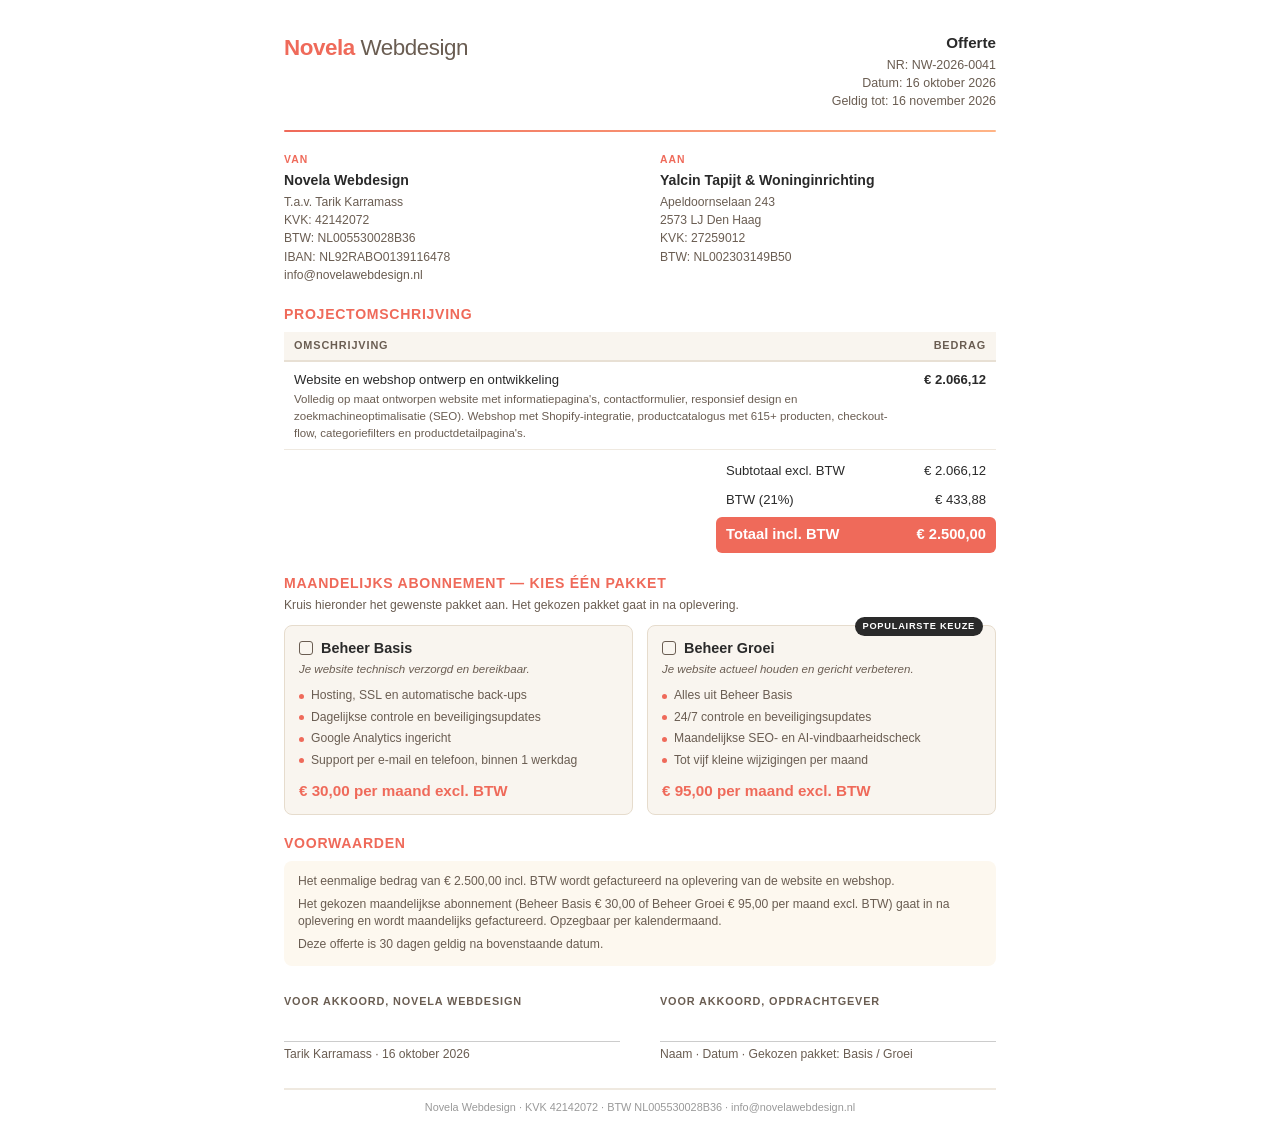
<file: offerte-yalcin-tapijt.html>
<!DOCTYPE html>
<html lang="nl">
<head>
<meta charset="UTF-8">
<meta name="viewport" content="width=device-width, initial-scale=1">
<title>Offerte — Novela Webdesign</title>
<style>
  @page { size: A4; margin: 0; }
  * { box-sizing: border-box; margin: 0; padding: 0; }
  body { font-family: 'Helvetica Neue', Arial, sans-serif; color: #2a2a2a; background: #fff; line-height: 1.45; font-size: 13px; }
  .page { max-width: 800px; margin: 0 auto; padding: 32px 44px 24px; }

  .top { display: flex; justify-content: space-between; align-items: flex-start; margin-bottom: 20px; }
  .logo { font-size: 1.4rem; font-weight: 700; color: #ef6a5a; letter-spacing: -0.02em; }
  .logo span { font-weight: 400; color: #6a5d52; }
  .doc-info { text-align: right; font-size: 0.78rem; color: #6a5d52; }
  .doc-info strong { display: block; font-size: 0.95rem; color: #2a2a2a; margin-bottom: 2px; }

  .divider { height: 2px; background: linear-gradient(90deg, #ef6a5a, #ffb486); border-radius: 2px; margin-bottom: 20px; }

  .parties { display: flex; gap: 40px; margin-bottom: 20px; }
  .party { flex: 1; }
  .party-label { font-size: 0.65rem; text-transform: uppercase; letter-spacing: 0.1em; color: #ef6a5a; font-weight: 600; margin-bottom: 3px; }
  .party-name { font-size: 0.88rem; font-weight: 700; margin-bottom: 2px; }
  .party-detail { font-size: 0.76rem; color: #6a5d52; line-height: 1.5; }

  h2 { font-size: 0.88rem; font-weight: 700; color: #ef6a5a; margin-bottom: 8px; text-transform: uppercase; letter-spacing: 0.05em; }

  .items { width: 100%; border-collapse: collapse; margin-bottom: 6px; }
  .items th { text-align: left; padding: 6px 10px; font-size: 0.68rem; text-transform: uppercase; letter-spacing: 0.08em; color: #6a5d52; background: #f9f5ef; border-bottom: 2px solid #e8e0d4; font-weight: 600; }
  .items th:last-child { text-align: right; }
  .items td { padding: 8px 10px; font-size: 0.82rem; border-bottom: 1px solid #efe9e0; vertical-align: top; }
  .items td:last-child { text-align: right; font-weight: 600; font-variant-numeric: tabular-nums; white-space: nowrap; }
  .items .desc { font-size: 0.72rem; color: #6a5d52; margin-top: 2px; }

  .totals { width: 280px; margin-left: auto; margin-bottom: 20px; }
  .total-row { display: flex; justify-content: space-between; padding: 5px 10px; font-size: 0.82rem; }
  .total-row.main { background: #ef6a5a; color: #fff; font-weight: 700; font-size: 0.92rem; border-radius: 6px; margin-top: 3px; padding: 7px 10px; }
  .total-row span:last-child { font-variant-numeric: tabular-nums; }

  .section { margin-bottom: 18px; }
  .note-box { background: #fdf8ef; border-radius: 8px; padding: 12px 14px; font-size: 0.76rem; color: #6a5d52; }
  .note-box p + p { margin-top: 5px; }

  .maandelijks { background: #f9f5ef; border-radius: 8px; padding: 12px 14px; margin-bottom: 18px; }
  .maandelijks h3 { font-size: 0.84rem; font-weight: 700; margin-bottom: 6px; }
  .maandelijks ul { list-style: none; padding: 0; columns: 2; column-gap: 16px; }
  .maandelijks li { font-size: 0.76rem; padding: 2px 0; color: #6a5d52; break-inside: avoid; }
  .maandelijks li::before { content: ''; display: inline-block; width: 5px; height: 5px; background: #ef6a5a; border-radius: 50%; margin-right: 7px; vertical-align: middle; }
  .maandelijks .price { font-size: 0.95rem; font-weight: 700; color: #ef6a5a; margin-top: 8px; }

  .pakketten { margin-bottom: 18px; }
  .pakketten h2 { margin-bottom: 4px; }
  .pakketten .kies { font-size: 0.76rem; color: #6a5d52; margin-bottom: 10px; }
  .pakket-grid { display: flex; gap: 14px; }
  .pakket { flex: 1; background: #f9f5ef; border: 1.5px solid #e6dccd; border-radius: 8px; padding: 12px 14px; position: relative; }
  .pakket .box { display: inline-block; width: 14px; height: 14px; border: 1.5px solid #6a5d52; border-radius: 3px; vertical-align: -2px; margin-right: 8px; }
  .pakket h3 { font-size: 0.9rem; font-weight: 700; margin-bottom: 2px; }
  .pakket .sub { font-size: 0.72rem; font-style: italic; color: #6a5d52; margin-bottom: 8px; }
  .pakket ul { list-style: none; padding: 0; margin-bottom: 8px; }
  .pakket li { font-size: 0.76rem; padding: 2px 0; color: #6a5d52; }
  .pakket li::before { content: ''; display: inline-block; width: 5px; height: 5px; background: #ef6a5a; border-radius: 50%; margin-right: 7px; vertical-align: middle; }
  .pakket .price { font-size: 0.95rem; font-weight: 700; color: #ef6a5a; }
  .pakket .pop { position: absolute; top: -9px; right: 12px; background: #2a2a2a; color: #fff; font-size: 0.58rem; letter-spacing: 0.08em; text-transform: uppercase; font-weight: 700; padding: 3px 8px; border-radius: 20px; }
  .sign { display: flex; gap: 40px; margin-top: 28px; }
  .sign-block { flex: 1; }
  .sign-label { font-size: 0.68rem; text-transform: uppercase; letter-spacing: 0.08em; color: #6a5d52; font-weight: 600; margin-bottom: 32px; }
  .sign-line { border-top: 1px solid #ccc; padding-top: 4px; font-size: 0.76rem; color: #6a5d52; }

  .footer-bar { margin-top: 24px; padding-top: 10px; border-top: 2px solid #efe9e0; text-align: center; font-size: 0.68rem; color: #999; }

  @media print {
    body { zoom: 0.84; }
    .page { padding: 28px 36px 20px; max-width: none; }
    body { -webkit-print-color-adjust: exact; print-color-adjust: exact; }
  }
</style>
</head>
<body>
<div class="page">

  <div class="top">
    <div class="logo">Novela <span>Webdesign</span></div>
    <div class="doc-info">
      <strong>Offerte</strong>
      NR: NW-2026-0041<br>
      Datum: 16 oktober 2026<br>
      Geldig tot: 16 november 2026
    </div>
  </div>

  <div class="divider"></div>

  <div class="parties">
    <div class="party">
      <div class="party-label">Van</div>
      <div class="party-name">Novela Webdesign</div>
      <div class="party-detail">
        T.a.v. Tarik Karramass<br>
        KVK: 42142072<br>
        BTW: NL005530028B36<br>
        IBAN: NL92RABO0139116478<br>
        info@novelawebdesign.nl
      </div>
    </div>
    <div class="party">
      <div class="party-label">Aan</div>
      <div class="party-name">Yalcin Tapijt & Woninginrichting</div>
      <div class="party-detail">
        Apeldoornselaan 243<br>
        2573 LJ Den Haag<br>
        KVK: 27259012<br>
        BTW: NL002303149B50
      </div>
    </div>
  </div>

  <div class="section">
    <h2>Projectomschrijving</h2>
    <table class="items">
      <thead>
        <tr>
          <th>Omschrijving</th>
          <th>Bedrag</th>
        </tr>
      </thead>
      <tbody>
        <tr>
          <td>
            Website en webshop ontwerp en ontwikkeling
            <div class="desc">Volledig op maat ontworpen website met informatiepagina's, contactformulier, responsief design en zoekmachineoptimalisatie (SEO). Webshop met Shopify-integratie, productcatalogus met 615+ producten, checkout-flow, categoriefilters en productdetailpagina's.</div>
          </td>
          <td>&euro; 2.066,12</td>
        </tr>
      </tbody>
    </table>

    <div class="totals">
      <div class="total-row">
        <span>Subtotaal excl. BTW</span>
        <span>&euro; 2.066,12</span>
      </div>
      <div class="total-row">
        <span>BTW (21%)</span>
        <span>&euro; 433,88</span>
      </div>
      <div class="total-row main">
        <span>Totaal incl. BTW</span>
        <span>&euro; 2.500,00</span>
      </div>
    </div>
  </div>

  <div class="pakketten">
    <h2>Maandelijks abonnement &mdash; kies &eacute;&eacute;n pakket</h2>
    <p class="kies">Kruis hieronder het gewenste pakket aan. Het gekozen pakket gaat in na oplevering.</p>
    <div class="pakket-grid">
      <div class="pakket">
        <h3><span class="box"></span>Beheer Basis</h3>
        <div class="sub">Je website technisch verzorgd en bereikbaar.</div>
        <ul>
          <li>Hosting, SSL en automatische back-ups</li>
          <li>Dagelijkse controle en beveiligingsupdates</li>
          <li>Google Analytics ingericht</li>
          <li>Support per e-mail en telefoon, binnen 1 werkdag</li>
        </ul>
        <div class="price">&euro; 30,00 per maand excl. BTW</div>
      </div>
      <div class="pakket">
        <span class="pop">Populairste keuze</span>
        <h3><span class="box"></span>Beheer Groei</h3>
        <div class="sub">Je website actueel houden en gericht verbeteren.</div>
        <ul>
          <li>Alles uit Beheer Basis</li>
          <li>24/7 controle en beveiligingsupdates</li>
          <li>Maandelijkse SEO- en AI-vindbaarheidscheck</li>
          <li>Tot vijf kleine wijzigingen per maand</li>
        </ul>
        <div class="price">&euro; 95,00 per maand excl. BTW</div>
      </div>
    </div>
  </div>

  <div class="section">
    <h2>Voorwaarden</h2>
    <div class="note-box">
      <p>Het eenmalige bedrag van &euro; 2.500,00 incl. BTW wordt gefactureerd na oplevering van de website en webshop.</p>
      <p>Het gekozen maandelijkse abonnement (Beheer Basis &euro; 30,00 of Beheer Groei &euro; 95,00 per maand excl. BTW) gaat in na oplevering en wordt maandelijks gefactureerd. Opzegbaar per kalendermaand.</p>
      <p>Deze offerte is 30 dagen geldig na bovenstaande datum.</p>
    </div>
  </div>

  <div class="sign">
    <div class="sign-block">
      <div class="sign-label">Voor akkoord, Novela Webdesign</div>
      <div class="sign-line">Tarik Karramass &middot; 16 oktober 2026</div>
    </div>
    <div class="sign-block">
      <div class="sign-label">Voor akkoord, opdrachtgever</div>
      <div class="sign-line">Naam &middot; Datum &middot; Gekozen pakket: Basis / Groei</div>
    </div>
  </div>

  <div class="footer-bar">
    Novela Webdesign &middot; KVK 42142072 &middot; BTW NL005530028B36 &middot; info@novelawebdesign.nl
  </div>

</div>
</body>
</html>
</file>
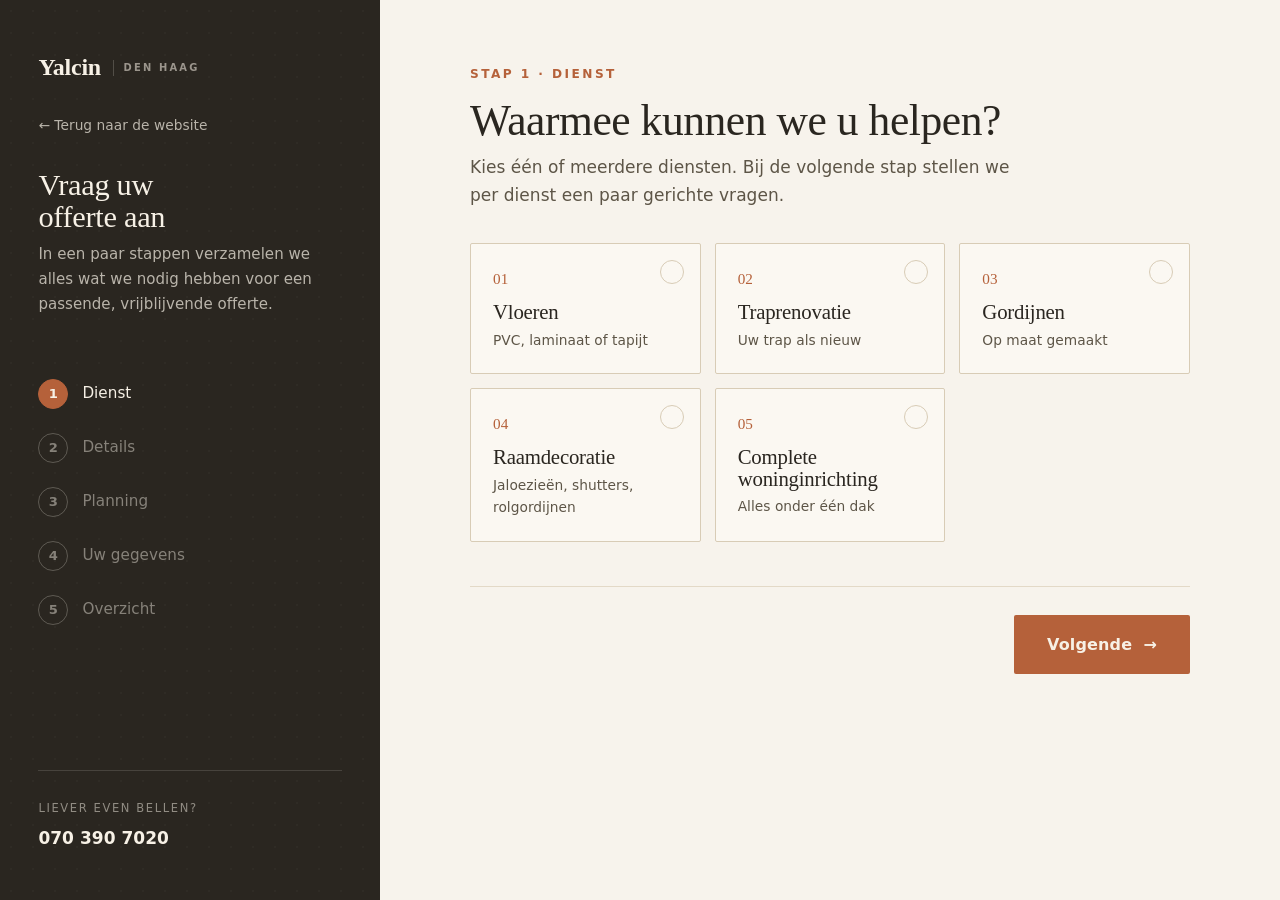
<file: offerte.html>
<!DOCTYPE html>
<html lang="nl">
<head>
<meta charset="UTF-8">
<meta name="viewport" content="width=device-width, initial-scale=1">
<title>Offerte aanvragen — Yalcin Tapijt & Woninginrichting</title>
<meta name="description" content="Vraag in een paar stappen een vrijblijvende offerte aan voor vloeren, traprenovatie, gordijnen, raamdecoratie of complete woninginrichting.">
<link rel="canonical" href="https://www.yalcininterieur.nl/offerte">
<meta property="og:type" content="website">
<meta property="og:site_name" content="Yalcin Tapijt &amp; Woninginrichting">
<meta property="og:title" content="Offerte aanvragen — Yalcin Tapijt &amp; Woninginrichting">
<meta property="og:description" content="Vraag in een paar stappen een vrijblijvende offerte aan voor vloeren, traprenovatie, gordijnen, raamdecoratie of complete woninginrichting.">
<meta property="og:url" content="https://www.yalcininterieur.nl/offerte">
<meta property="og:image" content="https://www.yalcininterieur.nl/assets/photo/hero-interieur.jpg">
<meta property="og:locale" content="nl_NL">
<meta name="twitter:card" content="summary_large_image">
<meta name="theme-color" content="#211d15">
<meta name="robots" content="noindex">
<link rel="icon" href="favicon.svg" type="image/svg+xml">
<link rel="preconnect" href="https://fonts.googleapis.com">
<link rel="preconnect" href="https://fonts.gstatic.com" crossorigin>
<link href="https://fonts.googleapis.com/css2?family=Playfair+Display:ital,wght@0,500;0,600;1,500;1,600&family=Manrope:wght@400;500;600;700&display=swap" rel="stylesheet">
<link rel="stylesheet" href="styles.css">
<link rel="stylesheet" href="offerte.css">
</head>
<body>
<div class="q-page">

  <!-- ============ LEFT RAIL ============ -->
  <aside class="q-rail">
    <div class="tex"></div>
    <div class="q-rail-inner">
      <a href="index.html" class="brand">Yalcin<span class="brand-tag">Den Haag</span></a>
      <a href="index.html" class="q-back">← Terug naar de website</a>

      <h2>Vraag uw<br>offerte aan</h2>
      <p class="q-rail-sub">In een paar stappen verzamelen we alles wat we nodig hebben voor een passende, vrijblijvende offerte.</p>

      <ol class="q-steps">
        <li class="q-step-item active"><span class="si">1</span> Dienst</li>
        <li class="q-step-item"><span class="si">2</span> Details</li>
        <li class="q-step-item"><span class="si">3</span> Planning</li>
        <li class="q-step-item"><span class="si">4</span> Uw gegevens</li>
        <li class="q-step-item"><span class="si">5</span> Overzicht</li>
      </ol>

      <!-- mobile progress -->
      <div class="q-mobilebar">
        <div class="track"><div class="fill"></div></div>
        <div class="mlbl">Stap 1 van 5 — Dienst</div>
      </div>

      <div class="q-rail-foot">
        <div class="lbl">Liever even bellen?</div>
        <a href="tel:+31703907020">070 390 7020</a>
      </div>
    </div>
  </aside>

  <!-- ============ MAIN ============ -->
  <main class="q-main">
    <div class="q-main-inner">

      <!-- STEP 0 — DIENST -->
      <section class="q-step active" data-step="0">
        <div class="q-eyebrow">Stap 1 · Dienst</div>
        <h3>Waarmee kunnen we u helpen?</h3>
        <p class="q-help">Kies één of meerdere diensten. Bij de volgende stap stellen we per dienst een paar gerichte vragen.</p>

        <div class="q-cards">
          <label class="q-card" data-service="vloeren">
            <input type="checkbox">
            <span class="check"><svg viewBox="0 0 24 24"><path d="M5 12l5 5 9-11"/></svg></span>
            <div class="qc-num">01</div><h4>Vloeren</h4><p>PVC, laminaat of tapijt</p>
          </label>
          <label class="q-card" data-service="traprenovatie">
            <input type="checkbox">
            <span class="check"><svg viewBox="0 0 24 24"><path d="M5 12l5 5 9-11"/></svg></span>
            <div class="qc-num">02</div><h4>Traprenovatie</h4><p>Uw trap als nieuw</p>
          </label>
          <label class="q-card" data-service="gordijnen">
            <input type="checkbox">
            <span class="check"><svg viewBox="0 0 24 24"><path d="M5 12l5 5 9-11"/></svg></span>
            <div class="qc-num">03</div><h4>Gordijnen</h4><p>Op maat gemaakt</p>
          </label>
          <label class="q-card" data-service="raamdecoratie">
            <input type="checkbox">
            <span class="check"><svg viewBox="0 0 24 24"><path d="M5 12l5 5 9-11"/></svg></span>
            <div class="qc-num">04</div><h4>Raamdecoratie</h4><p>Jaloezieën, shutters, rolgordijnen</p>
          </label>
          <label class="q-card" data-service="woninginrichting">
            <input type="checkbox">
            <span class="check"><svg viewBox="0 0 24 24"><path d="M5 12l5 5 9-11"/></svg></span>
            <div class="qc-num">05</div><h4>Complete woninginrichting</h4><p>Alles onder één dak</p>
          </label>
        </div>
        <div class="q-error-msg" id="svc-error">Kies minimaal één dienst om verder te gaan.</div>

        <div class="q-actions">
          <span class="spacer"></span>
          <button class="btn btn-primary btn-lg" data-next>Volgende <span class="arr">→</span></button>
        </div>
      </section>

      <!-- STEP 1 — DETAILS -->
      <section class="q-step" data-step="1">
        <div class="q-eyebrow">Stap 2 · Details</div>
        <h3>Vertel ons meer</h3>
        <p class="q-help">Hoe completer uw antwoorden, hoe nauwkeuriger onze offerte. Weet u iets niet zeker? Sla het gerust over.</p>
        <div id="detail-panels"></div>
        <div class="q-actions">
          <button class="btn btn-ghost btn-lg" data-prev>← Terug</button>
          <span class="spacer"></span>
          <button class="btn btn-primary btn-lg" data-next>Volgende <span class="arr">→</span></button>
        </div>
      </section>

      <!-- STEP 2 — PLANNING -->
      <section class="q-step" data-step="2" id="step-planning">
        <div class="q-eyebrow">Stap 3 · Planning</div>
        <h3>Wanneer wilt u aan de slag?</h3>
        <p class="q-help">Zo kunnen we meteen rekening houden met uw wensen rond timing en budget.</p>

        <div class="q-field">
          <label class="q-label">Gewenste termijn</label>
          <div class="q-chips" data-chipgroup="planning_termijn" data-multi="0">
            <label class="q-chip"><input type="radio" name="planning_termijn" value="Zo snel mogelijk">Zo snel mogelijk</label>
            <label class="q-chip"><input type="radio" name="planning_termijn" value="Binnen 1 maand">Binnen 1 maand</label>
            <label class="q-chip"><input type="radio" name="planning_termijn" value="1–3 maanden">1–3 maanden</label>
            <label class="q-chip"><input type="radio" name="planning_termijn" value="Oriënterend">Nog oriënterend</label>
          </div>
        </div>

        <div class="q-field">
          <label class="q-label">Indicatie budget <span class="hint">optioneel</span></label>
          <div class="q-chips" data-chipgroup="planning_budget" data-multi="0">
            <label class="q-chip"><input type="radio" name="planning_budget" value="< € 1.000">&lt; € 1.000</label>
            <label class="q-chip"><input type="radio" name="planning_budget" value="€ 1.000 – 2.500">€ 1.000 – 2.500</label>
            <label class="q-chip"><input type="radio" name="planning_budget" value="€ 2.500 – 5.000">€ 2.500 – 5.000</label>
            <label class="q-chip"><input type="radio" name="planning_budget" value="€ 5.000+">€ 5.000+</label>
            <label class="q-chip"><input type="radio" name="planning_budget" value="Weet ik nog niet">Weet ik nog niet</label>
          </div>
        </div>

        <div class="q-field">
          <label>Opmerkingen <span class="hint">wensen, vragen of bijzonderheden</span></label>
          <textarea class="q-textarea" name="planning_opm" placeholder="bijv. graag in het weekend inmeten, of: huisdieren aanwezig…"></textarea>
        </div>

        <div class="q-actions">
          <button class="btn btn-ghost btn-lg" data-prev>← Terug</button>
          <span class="spacer"></span>
          <button class="btn btn-primary btn-lg" data-next>Volgende <span class="arr">→</span></button>
        </div>
      </section>

      <!-- STEP 3 — CONTACT -->
      <section class="q-step" data-step="3">
        <div class="q-eyebrow">Stap 4 · Uw gegevens</div>
        <h3>Waar mogen we u bereiken?</h3>
        <p class="q-help">We nemen binnen één werkdag contact met u op. Uw gegevens gebruiken we uitsluitend voor uw aanvraag.</p>

        <div class="q-row">
          <div class="q-field"><label>Naam *</label><input class="q-input" type="text" name="naam" autocomplete="name" placeholder="Voor- en achternaam"></div>
          <div class="q-field"><label>Telefoon *</label><input class="q-input" type="tel" name="telefoon" autocomplete="tel" placeholder="06 12 34 56 78"></div>
        </div>
        <div class="q-field"><label>E-mailadres *</label><input class="q-input" type="email" name="email" autocomplete="email" placeholder="naam@voorbeeld.nl"></div>
        <div class="q-field"><label>Adres <span class="hint">optioneel — handig voor het inmeten</span></label><input class="q-input" type="text" name="adres" autocomplete="street-address" placeholder="Straat en huisnummer"></div>
        <div class="q-row">
          <div class="q-field"><label>Postcode</label><input class="q-input" type="text" name="postcode" autocomplete="postal-code" placeholder="1234 AB"></div>
          <div class="q-field"><label>Plaats</label><input class="q-input" type="text" name="plaats" autocomplete="address-level2" placeholder="Den Haag"></div>
        </div>
        <div class="q-error-msg" id="contact-error">Vul uw naam, een geldig e-mailadres en telefoonnummer in.</div>

        <div class="q-actions">
          <button class="btn btn-ghost btn-lg" data-prev>← Terug</button>
          <span class="spacer"></span>
          <button class="btn btn-primary btn-lg" data-next>Naar overzicht <span class="arr">→</span></button>
        </div>
      </section>

      <!-- STEP 4 — OVERZICHT -->
      <section class="q-step" data-step="4">
        <div class="q-eyebrow">Stap 5 · Overzicht</div>
        <h3>Klopt alles?</h3>
        <p class="q-help">Controleer uw aanvraag. U kunt elk onderdeel nog aanpassen voordat u verstuurt.</p>
        <div class="q-summary" id="summary-rows"></div>
        <div class="q-actions">
          <button class="btn btn-ghost btn-lg" data-prev>← Terug</button>
          <span class="spacer"></span>
          <button class="btn btn-primary btn-lg" id="q-submit">Aanvraag versturen <span class="arr">→</span></button>
        </div>
      </section>

      <!-- SUCCESS -->
      <section class="q-step" id="step-success">
        <div class="q-success">
          <div class="mark"><svg viewBox="0 0 24 24"><path d="M5 13l4 4L19 7"/></svg></div>
          <h3>Bedankt voor uw aanvraag</h3>
          <p>We hebben uw gegevens ontvangen en nemen binnen één werkdag persoonlijk contact met u op. Tot snel!</p>
          <a href="index.html" class="btn btn-primary btn-lg">Terug naar de website <span class="arr">→</span></a>
        </div>
      </section>

    </div>
  </main>
</div>

<script src="offerte.js"></script>
</body>
</html>
</file>
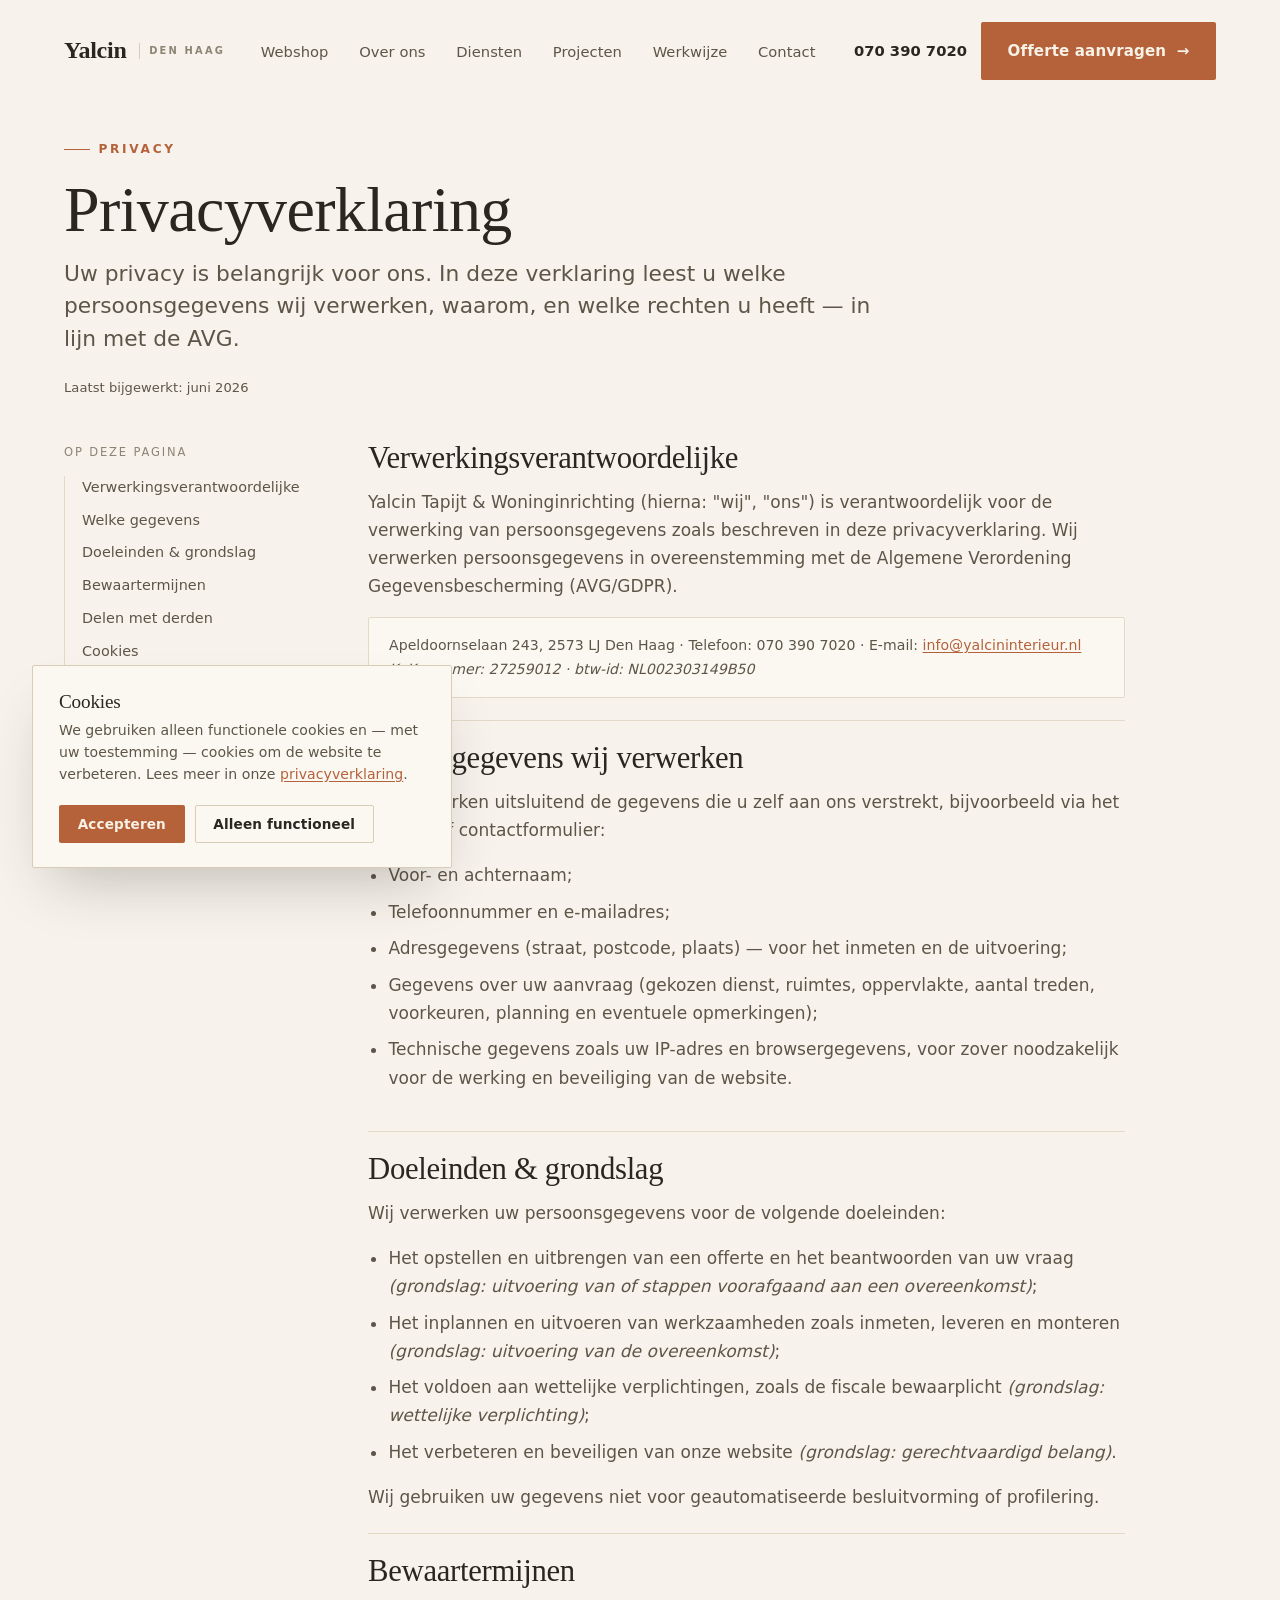
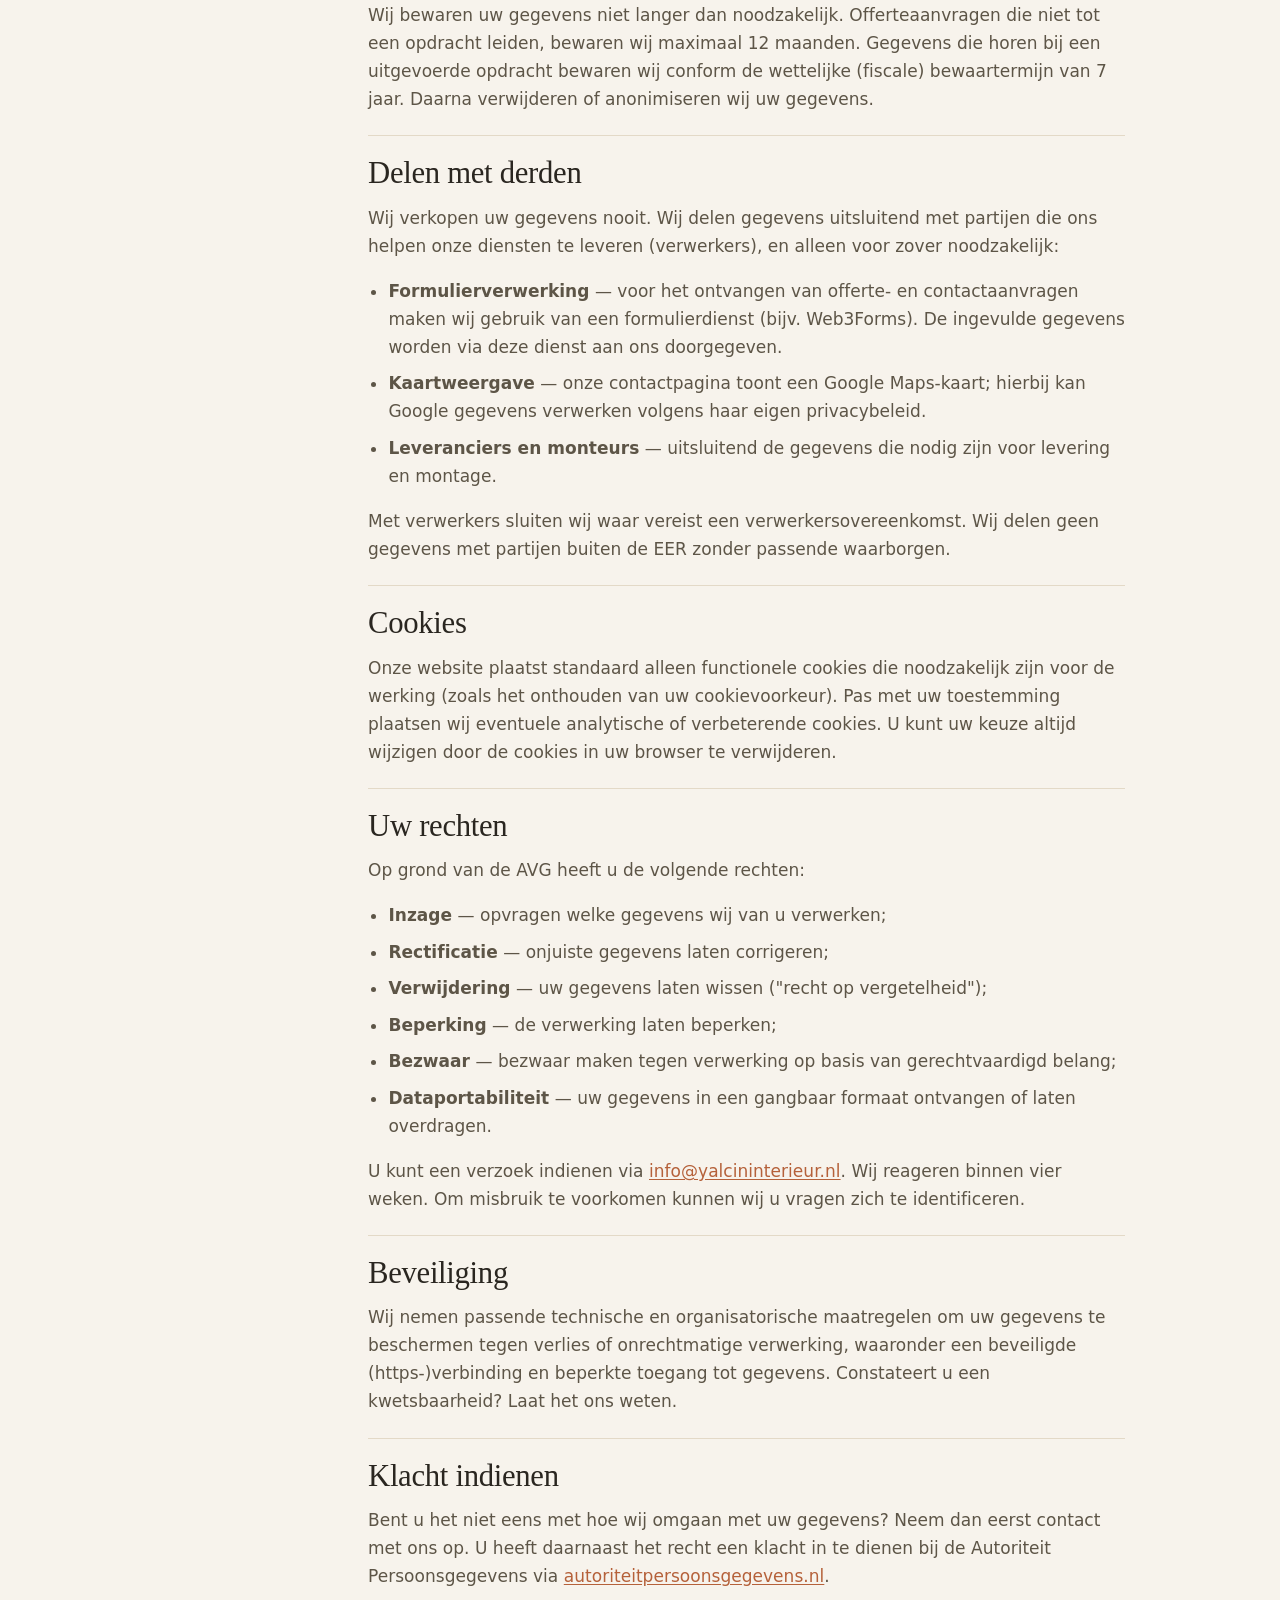
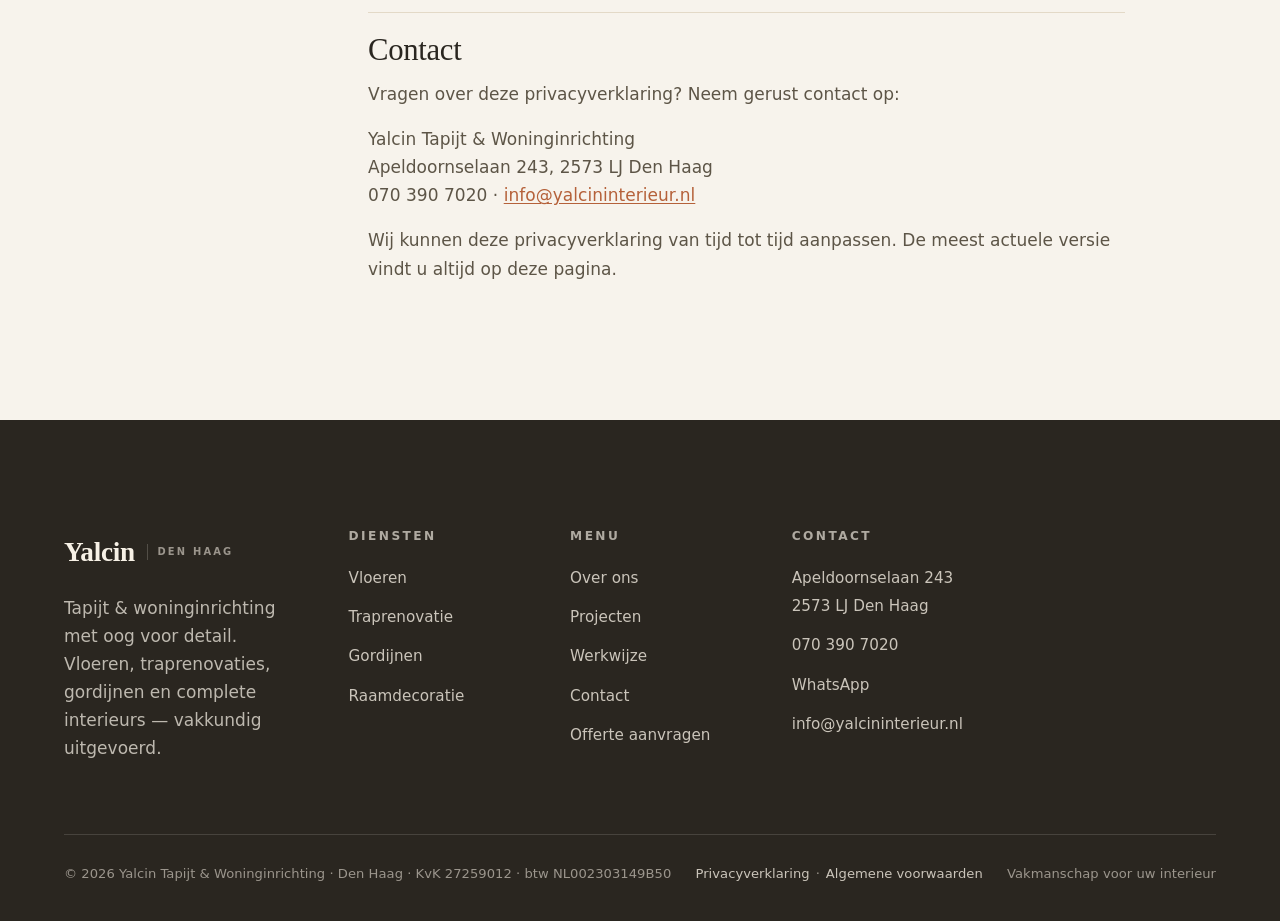
<file: privacy.html>
<!DOCTYPE html><html lang="nl"><head><meta charset="UTF-8"><meta name="viewport" content="width=device-width, initial-scale=1">
<title>Privacyverklaring — Yalcin Tapijt & Woninginrichting</title><meta name="description" content="Privacyverklaring van Yalcin Tapijt & Woninginrichting — hoe wij omgaan met uw persoonsgegevens conform de AVG.">
<link rel="canonical" href="https://www.yalcininterieur.nl/privacy">
<meta property="og:type" content="website">
<meta property="og:site_name" content="Yalcin Tapijt &amp; Woninginrichting">
<meta property="og:title" content="Privacyverklaring — Yalcin Tapijt &amp; Woninginrichting">
<meta property="og:description" content="Privacyverklaring van Yalcin Tapijt & Woninginrichting — hoe wij omgaan met uw persoonsgegevens conform de AVG.">
<meta property="og:url" content="https://www.yalcininterieur.nl/privacy">
<meta property="og:image" content="https://www.yalcininterieur.nl/assets/photo/hero-interieur.jpg">
<meta property="og:locale" content="nl_NL">
<meta name="twitter:card" content="summary_large_image">
<meta name="theme-color" content="#f7f3ec"><meta name="robots" content="noindex"><link rel="icon" href="favicon.svg" type="image/svg+xml"><link rel="preconnect" href="https://fonts.googleapis.com"><link rel="preconnect" href="https://fonts.gstatic.com" crossorigin><link href="https://fonts.googleapis.com/css2?family=Playfair+Display:ital,wght@0,500;0,600;1,500;1,600&family=Manrope:wght@400;500;600;700&display=swap" rel="stylesheet"><link rel="stylesheet" href="styles.css"><link rel="stylesheet" href="legal.css"></head><body>
<header class="nav" data-nav><div class="nav-inner">
<a href="index.html" class="brand" aria-label="Yalcin">Yalcin<span class="brand-tag">Den Haag</span></a>
<button class="nav-toggle" data-nav-toggle aria-label="Menu" aria-expanded="false"><span></span><span></span><span></span></button>
<nav class="nav-menu" data-nav-menu aria-label="Hoofdmenu">
<ul class="nav-links">
<li><a href="webshop.html">Webshop</a></li>
<li><a href="index.html#over">Over ons</a></li>
<li><a href="index.html#diensten">Diensten</a></li>
<li><a href="index.html#projecten">Projecten</a></li>
<li><a href="index.html#werkwijze">Werkwijze</a></li>
<li><a href="index.html#contact">Contact</a></li>
</ul>
<div class="nav-cta"><a href="tel:+31703907020" class="btn-text-hide" style="font-weight:600;font-size:.92rem;color:var(--ink)">070 390 7020</a><a href="offerte.html" class="btn btn-primary">Offerte aanvragen <span class="arr">→</span></a></div>
</nav></div></header>
<main>
<section class="doc-hero wrap"><span class="eyebrow">Privacy</span><h1>Privacyverklaring</h1><p class="lead">Uw privacy is belangrijk voor ons. In deze verklaring leest u welke persoonsgegevens wij verwerken, waarom, en welke rechten u heeft — in lijn met de AVG.</p><p class="doc-updated">Laatst bijgewerkt: juni 2026</p></section>
<div class="doc-body wrap">
<aside class="doc-toc"><div class="lbl">Op deze pagina</div><ul><li><a href="#verantwoordelijke">Verwerkingsverantwoordelijke</a></li><li><a href="#gegevens">Welke gegevens</a></li><li><a href="#doeleinden">Doeleinden & grondslag</a></li><li><a href="#bewaren">Bewaartermijnen</a></li><li><a href="#delen">Delen met derden</a></li><li><a href="#cookies">Cookies</a></li><li><a href="#rechten">Uw rechten</a></li><li><a href="#beveiliging">Beveiliging</a></li><li><a href="#klacht">Klacht indienen</a></li><li><a href="#contact">Contact</a></li></ul></aside>
<div class="doc-content">
<section id="verantwoordelijke"><h2>Verwerkingsverantwoordelijke</h2>
<p>Yalcin Tapijt &amp; Woninginrichting (hierna: "wij", "ons") is verantwoordelijk voor de verwerking van persoonsgegevens zoals beschreven in deze privacyverklaring. Wij verwerken persoonsgegevens in overeenstemming met de Algemene Verordening Gegevensbescherming (AVG/GDPR).</p>
<div class="doc-note">Apeldoornselaan 243, 2573 LJ Den Haag · Telefoon: 070 390 7020 · E-mail: <a href="mailto:info@yalcininterieur.nl">info@yalcininterieur.nl</a><br><em>KvK-nummer: 27259012 · btw-id: NL002303149B50</em></div></section>

<section id="gegevens"><h2>Welke gegevens wij verwerken</h2>
<p>Wij verwerken uitsluitend de gegevens die u zelf aan ons verstrekt, bijvoorbeeld via het offerte- of contactformulier:</p>
<ul>
<li>Voor- en achternaam;</li>
<li>Telefoonnummer en e-mailadres;</li>
<li>Adresgegevens (straat, postcode, plaats) — voor het inmeten en de uitvoering;</li>
<li>Gegevens over uw aanvraag (gekozen dienst, ruimtes, oppervlakte, aantal treden, voorkeuren, planning en eventuele opmerkingen);</li>
<li>Technische gegevens zoals uw IP-adres en browsergegevens, voor zover noodzakelijk voor de werking en beveiliging van de website.</li>
</ul></section>

<section id="doeleinden"><h2>Doeleinden &amp; grondslag</h2>
<p>Wij verwerken uw persoonsgegevens voor de volgende doeleinden:</p>
<ul>
<li>Het opstellen en uitbrengen van een offerte en het beantwoorden van uw vraag <em>(grondslag: uitvoering van of stappen voorafgaand aan een overeenkomst)</em>;</li>
<li>Het inplannen en uitvoeren van werkzaamheden zoals inmeten, leveren en monteren <em>(grondslag: uitvoering van de overeenkomst)</em>;</li>
<li>Het voldoen aan wettelijke verplichtingen, zoals de fiscale bewaarplicht <em>(grondslag: wettelijke verplichting)</em>;</li>
<li>Het verbeteren en beveiligen van onze website <em>(grondslag: gerechtvaardigd belang)</em>.</li>
</ul>
<p>Wij gebruiken uw gegevens niet voor geautomatiseerde besluitvorming of profilering.</p></section>

<section id="bewaren"><h2>Bewaartermijnen</h2>
<p>Wij bewaren uw gegevens niet langer dan noodzakelijk. Offerteaanvragen die niet tot een opdracht leiden, bewaren wij maximaal 12 maanden. Gegevens die horen bij een uitgevoerde opdracht bewaren wij conform de wettelijke (fiscale) bewaartermijn van 7 jaar. Daarna verwijderen of anonimiseren wij uw gegevens.</p></section>

<section id="delen"><h2>Delen met derden</h2>
<p>Wij verkopen uw gegevens nooit. Wij delen gegevens uitsluitend met partijen die ons helpen onze diensten te leveren (verwerkers), en alleen voor zover noodzakelijk:</p>
<ul>
<li><strong>Formulierverwerking</strong> — voor het ontvangen van offerte- en contactaanvragen maken wij gebruik van een formulierdienst (bijv. Web3Forms). De ingevulde gegevens worden via deze dienst aan ons doorgegeven.</li>
<li><strong>Kaartweergave</strong> — onze contactpagina toont een Google Maps-kaart; hierbij kan Google gegevens verwerken volgens haar eigen privacybeleid.</li>
<li><strong>Leveranciers en monteurs</strong> — uitsluitend de gegevens die nodig zijn voor levering en montage.</li>
</ul>
<p>Met verwerkers sluiten wij waar vereist een verwerkersovereenkomst. Wij delen geen gegevens met partijen buiten de EER zonder passende waarborgen.</p></section>

<section id="cookies"><h2>Cookies</h2>
<p>Onze website plaatst standaard alleen functionele cookies die noodzakelijk zijn voor de werking (zoals het onthouden van uw cookievoorkeur). Pas met uw toestemming plaatsen wij eventuele analytische of verbeterende cookies. U kunt uw keuze altijd wijzigen door de cookies in uw browser te verwijderen.</p></section>

<section id="rechten"><h2>Uw rechten</h2>
<p>Op grond van de AVG heeft u de volgende rechten:</p>
<ul>
<li><strong>Inzage</strong> — opvragen welke gegevens wij van u verwerken;</li>
<li><strong>Rectificatie</strong> — onjuiste gegevens laten corrigeren;</li>
<li><strong>Verwijdering</strong> — uw gegevens laten wissen ("recht op vergetelheid");</li>
<li><strong>Beperking</strong> — de verwerking laten beperken;</li>
<li><strong>Bezwaar</strong> — bezwaar maken tegen verwerking op basis van gerechtvaardigd belang;</li>
<li><strong>Dataportabiliteit</strong> — uw gegevens in een gangbaar formaat ontvangen of laten overdragen.</li>
</ul>
<p>U kunt een verzoek indienen via <a href="mailto:info@yalcininterieur.nl">info@yalcininterieur.nl</a>. Wij reageren binnen vier weken. Om misbruik te voorkomen kunnen wij u vragen zich te identificeren.</p></section>

<section id="beveiliging"><h2>Beveiliging</h2>
<p>Wij nemen passende technische en organisatorische maatregelen om uw gegevens te beschermen tegen verlies of onrechtmatige verwerking, waaronder een beveiligde (https-)verbinding en beperkte toegang tot gegevens. Constateert u een kwetsbaarheid? Laat het ons weten.</p></section>

<section id="klacht"><h2>Klacht indienen</h2>
<p>Bent u het niet eens met hoe wij omgaan met uw gegevens? Neem dan eerst contact met ons op. U heeft daarnaast het recht een klacht in te dienen bij de Autoriteit Persoonsgegevens via <a href="https://autoriteitpersoonsgegevens.nl" target="_blank" rel="noopener">autoriteitpersoonsgegevens.nl</a>.</p></section>

<section id="contact"><h2>Contact</h2>
<p>Vragen over deze privacyverklaring? Neem gerust contact op:</p>
<p>Yalcin Tapijt &amp; Woninginrichting<br>Apeldoornselaan 243, 2573 LJ Den Haag<br>070 390 7020 · <a href="mailto:info@yalcininterieur.nl">info@yalcininterieur.nl</a></p>
<p>Wij kunnen deze privacyverklaring van tijd tot tijd aanpassen. De meest actuele versie vindt u altijd op deze pagina.</p></section>
</div>
</div>
</main>
<footer class="footer"><div class="wrap-wide"><div class="footer-grid">
<div class="footer-intro"><a href="index.html" class="brand" style="font-size:1.7rem">Yalcin<span class="brand-tag">Den Haag</span></a><p style="margin-top:1.2rem">Tapijt &amp; woninginrichting met oog voor detail. Vloeren, traprenovaties, gordijnen en complete interieurs — vakkundig uitgevoerd.</p></div>
<div><h4>Diensten</h4><ul class="footer-links"><li><a href="projecten/vloeren.html">Vloeren</a></li><li><a href="projecten/traprenovatie.html">Traprenovatie</a></li><li><a href="projecten/gordijnen.html">Gordijnen</a></li><li><a href="projecten/raamdecoratie.html">Raamdecoratie</a></li></ul></div>
<div><h4>Menu</h4><ul class="footer-links"><li><a href="index.html#over">Over ons</a></li><li><a href="index.html#projecten">Projecten</a></li><li><a href="index.html#werkwijze">Werkwijze</a></li><li><a href="index.html#contact">Contact</a></li><li><a href="offerte.html">Offerte aanvragen</a></li></ul></div>
<div><h4>Contact</h4><ul class="footer-links"><li><a href="https://www.google.com/maps?q=Apeldoornselaan+243,+2573+LJ+Den+Haag" target="_blank" rel="noopener">Apeldoornselaan 243<br>2573 LJ Den Haag</a></li><li><a href="tel:+31703907020">070 390 7020</a></li><li><a href="https://wa.me/31703907020" target="_blank" rel="noopener">WhatsApp</a></li><li><a href="mailto:info@yalcininterieur.nl">info@yalcininterieur.nl</a></li></ul></div>
</div><div class="footer-bottom"><span>© <span class="yr"></span> Yalcin Tapijt &amp; Woninginrichting · Den Haag · KvK 27259012 · btw NL002303149B50</span><span class="footer-legal"><a href="privacy.html">Privacyverklaring</a> · <a href="voorwaarden.html">Algemene voorwaarden</a></span><span>Vakmanschap voor uw interieur</span></div></div></footer>
<div class="cookie" data-cookie role="dialog" aria-label="Cookievoorkeuren"><h4>Cookies</h4><p>We gebruiken alleen functionele cookies en — met uw toestemming — cookies om de website te verbeteren. Lees meer in onze <a href="privacy.html">privacyverklaring</a>.</p><div class="cookie-actions"><button class="btn btn-primary" data-cookie-choice="all">Accepteren</button><button class="btn btn-ghost" data-cookie-choice="essential">Alleen functioneel</button></div></div>
<script src="main.js"></script>
<script>document.querySelectorAll('.yr').forEach(e=>e.textContent=new Date().getFullYear());</script>
</body></html>
</file>
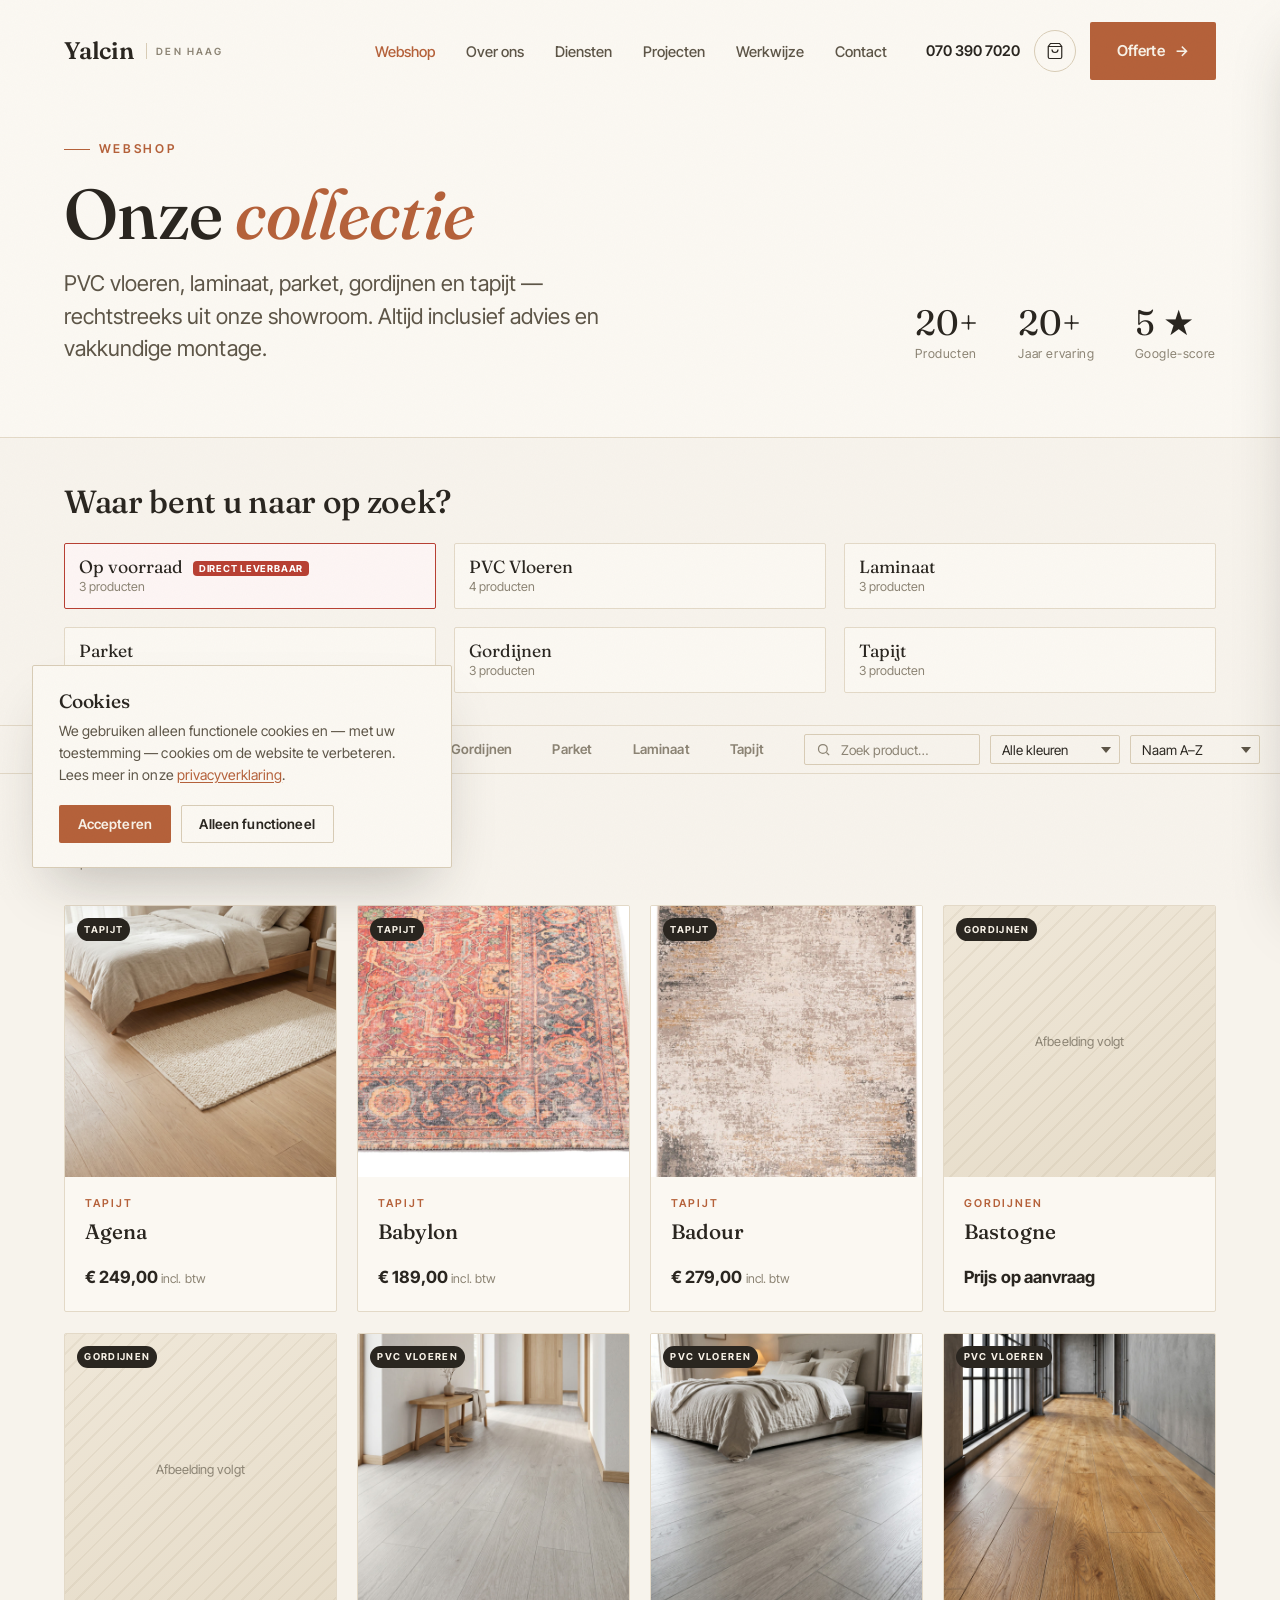
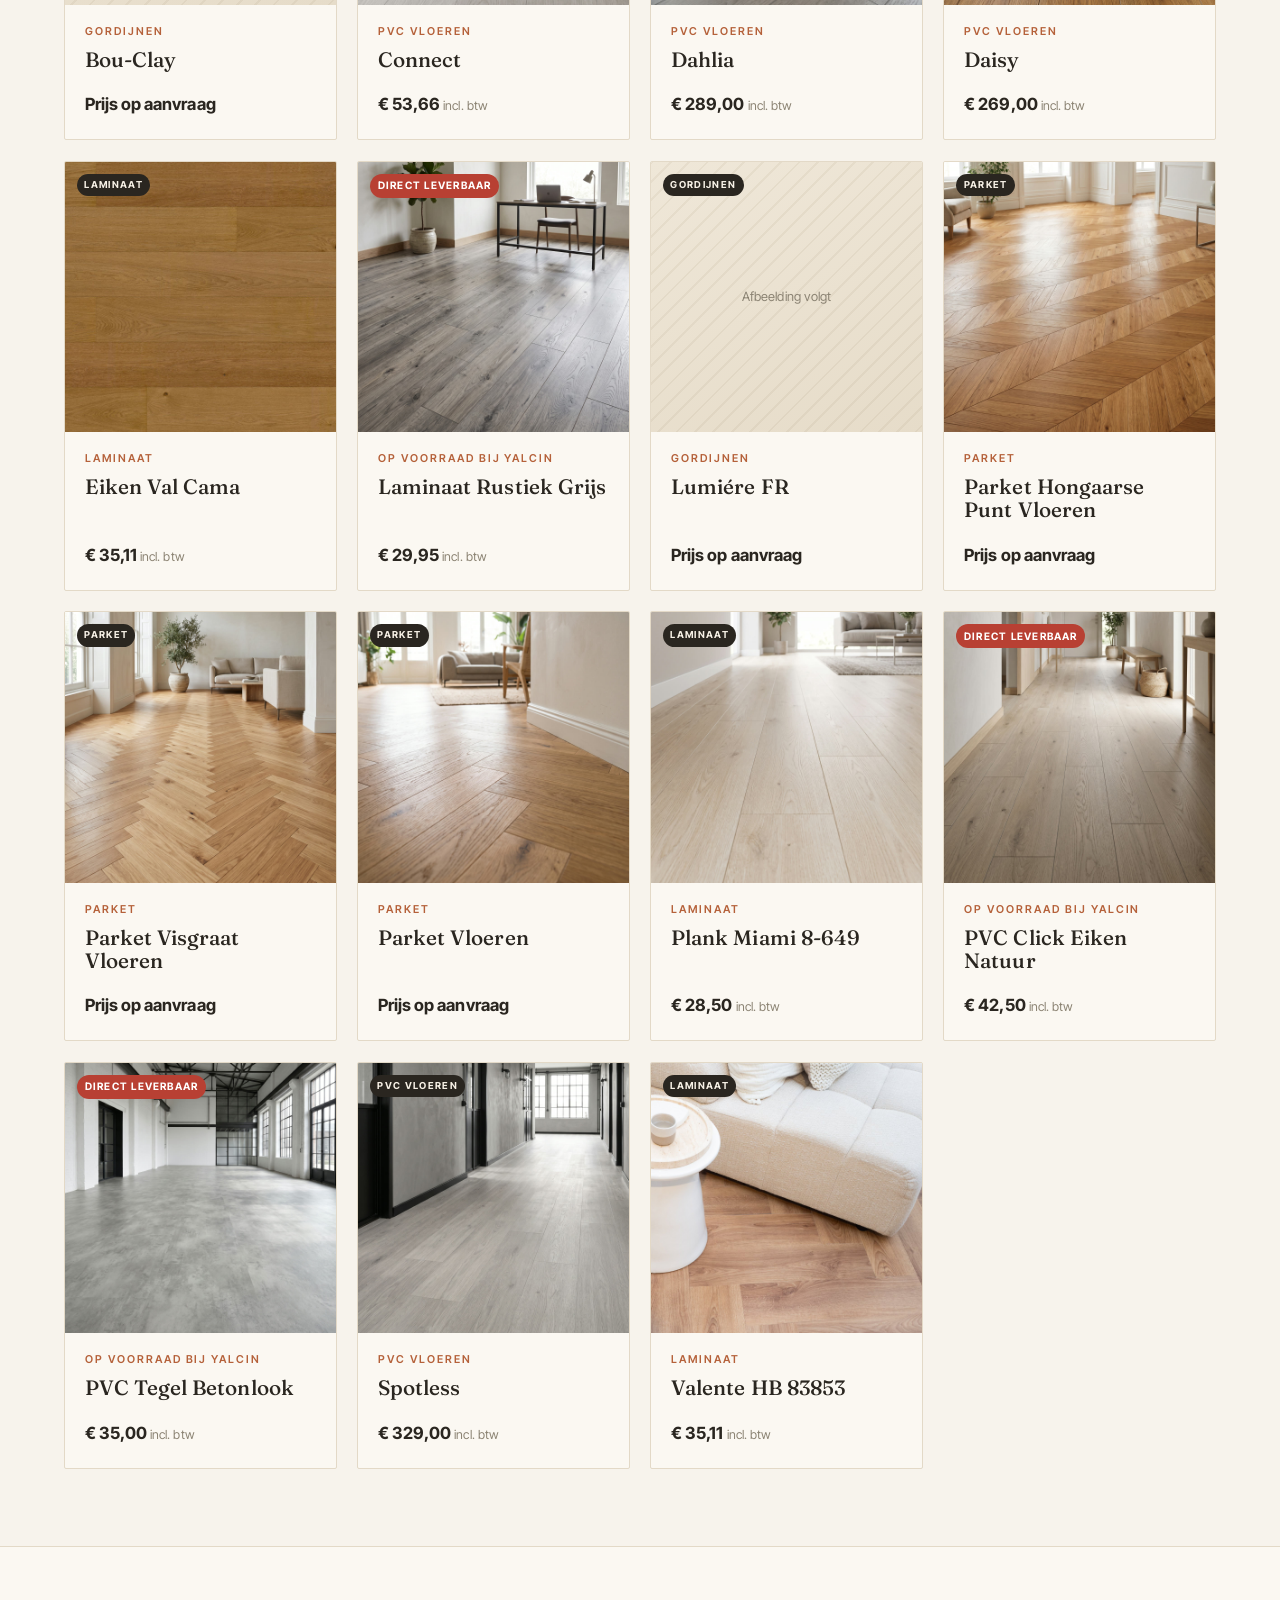
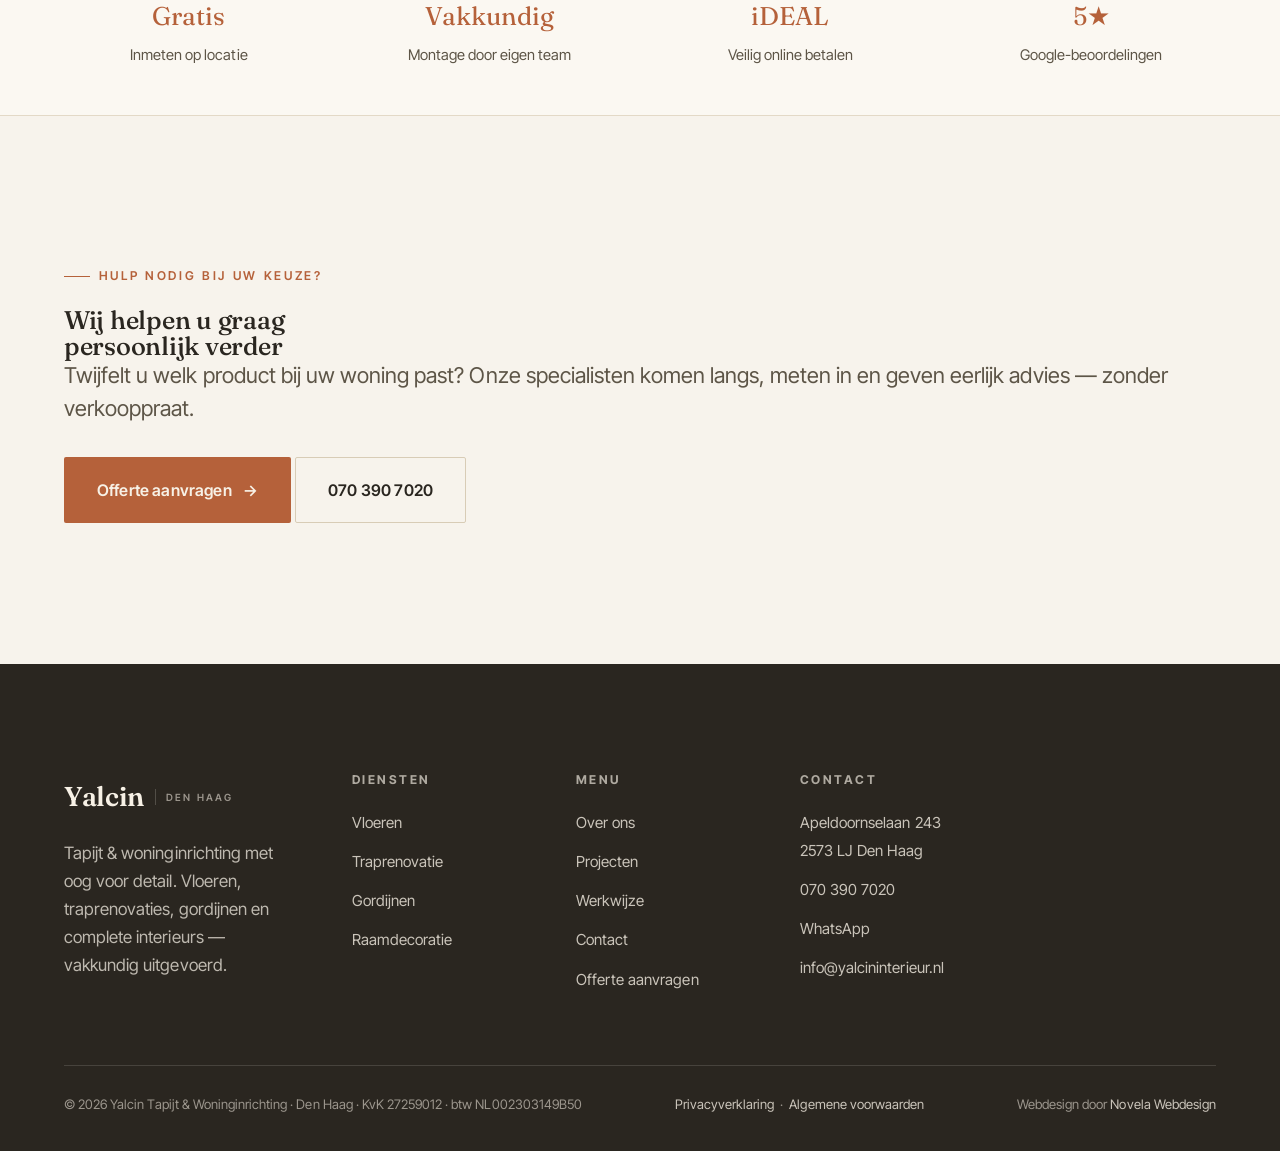
<file: product.html>
<!DOCTYPE html>
<html lang="nl">
<head>
<meta charset="UTF-8">
<meta name="viewport" content="width=device-width, initial-scale=1">
<title id="pageTitle">Product — Yalcin Tapijt & Woninginrichting</title>
<meta name="description" id="pageDesc" content="Bekijk productdetails bij Yalcin Tapijt & Woninginrichting in Den Haag.">
<link rel="canonical" href="https://www.yalcininterieur.nl/product" id="pageCanonical">
<meta property="og:type" content="product">
<meta property="og:site_name" content="Yalcin Tapijt &amp; Woninginrichting">
<meta property="og:title" content="Product — Yalcin Tapijt &amp; Woninginrichting" id="ogTitle">
<meta property="og:description" content="Bekijk productdetails bij Yalcin Tapijt & Woninginrichting in Den Haag." id="ogDesc">
<meta property="og:url" content="https://www.yalcininterieur.nl/product">
<meta property="og:image" content="https://www.yalcininterieur.nl/assets/photo/hero-interieur.jpg" id="ogImage">
<meta property="og:locale" content="nl_NL">
<meta name="twitter:card" content="summary_large_image">
<link rel="icon" href="favicon.svg" type="image/svg+xml">
<link rel="preconnect" href="https://fonts.googleapis.com">
<link rel="preconnect" href="https://fonts.gstatic.com" crossorigin>
<link href="https://fonts.googleapis.com/css2?family=Fraunces:ital,opsz,wght@0,9..144,400;0,9..144,500;0,9..144,600;1,9..144,400;1,9..144,500&family=Inter+Tight:wght@400;500;600;700&display=swap" rel="stylesheet">
<link rel="stylesheet" href="styles.css">
<link rel="stylesheet" href="webshop.css?v=5">
<link rel="stylesheet" href="product.css?v=3">
</head>
<body class="grain">

<!-- ===================== PROMO BAR ===================== -->
<div class="promo" data-promo role="region" aria-label="Aanbieding">
  <div class="promo-inner">
    <span class="tick">Tijdelijke actie</span>
    <span>Bij elke <strong>laminaat- of PVC-vloer</strong> nu <strong>gratis plinten naar keuze</strong></span>
    <a href="offerte.html">Offerte aanvragen &rarr;</a>
  </div>
  <button class="promo-close" data-promo-close aria-label="Sluiten">&times;</button>
</div>

<!-- ===================== NAV ===================== -->
<header class="nav" data-nav>
  <div class="nav-inner">
    <a href="index.html" class="brand">Yalcin<span class="brand-tag">Den Haag</span></a>
    <button class="nav-toggle" data-nav-toggle aria-label="Menu" aria-expanded="false">
      <span></span><span></span><span></span>
    </button>
    <nav class="nav-menu" data-nav-menu aria-label="Hoofdmenu">
      <ul class="nav-links">
        <li><a href="webshop.html" style="color:var(--clay)">Webshop</a></li>
        <li><a href="index.html#over">Over ons</a></li>
        <li><a href="index.html#diensten">Diensten</a></li>
        <li><a href="index.html#projecten">Projecten</a></li>
        <li><a href="index.html#werkwijze">Werkwijze</a></li>
        <li><a href="index.html#contact">Contact</a></li>
      </ul>
      <div class="nav-cta">
        <button id="cartBtn" class="nav-cart-btn" aria-label="Winkelwagen">
          <svg viewBox="0 0 24 24"><path d="M6 2L3 6v14a2 2 0 002 2h14a2 2 0 002-2V6l-3-4zM3 6h18M16 10a4 4 0 01-8 0"/></svg>
          <span class="cart-bubble" id="cartBubble">0</span>
        </button>
        <a href="offerte.html" class="btn btn-primary">Offerte <span class="arr">→</span></a>
      </div>
    </nav>
  </div>
</header>

<!-- ===================== BREADCRUMB ===================== -->
<nav class="breadcrumb" aria-label="Paginapad">
  <div class="breadcrumb-inner">
    <a href="index.html">Home</a>
    <span class="breadcrumb-sep">›</span>
    <a href="webshop.html">Webshop</a>
    <span class="breadcrumb-sep">›</span>
    <a href="webshop.html" id="breadcrumbColl">Collectie</a>
    <span class="breadcrumb-sep">›</span>
    <span id="breadcrumbTitle">Product</span>
  </div>
</nav>

<!-- ===================== PRODUCT MAIN ===================== -->
<main>
<div id="productMain" style="background:var(--paper)">
  <!-- Ingevuld door JS -->
  <div style="max-width:1280px;margin:0 auto;padding:80px 40px;text-align:center;color:var(--ink-faint)">
    <div class="prod-skeleton" style="max-width:900px;margin:0 auto">
      <div style="display:grid;grid-template-columns:1fr 1fr;gap:40px">
        <div class="sk-img" style="aspect-ratio:1;border-radius:2px;background:var(--sand)"></div>
        <div style="display:flex;flex-direction:column;gap:16px;padding:20px 0">
          <div class="sk-line w60" style="height:14px;border-radius:4px;background:var(--line)"></div>
          <div class="sk-line w80" style="height:36px;border-radius:4px;background:var(--line)"></div>
          <div class="sk-line w40" style="height:20px;border-radius:4px;background:var(--line)"></div>
          <div class="sk-line w80" style="height:12px;border-radius:4px;background:var(--line)"></div>
          <div class="sk-line w60" style="height:12px;border-radius:4px;background:var(--line)"></div>
        </div>
      </div>
    </div>
  </div>
</div>

<!-- ===================== DELIVERY PROMISE ===================== -->
<div class="delivery-promise">
  <div class="dp-inner">
    <div class="dp-item">
      <svg viewBox="0 0 24 24"><rect x="1" y="3" width="15" height="13"/><polygon points="16 8 20 8 23 11 23 16 16 16 16 8"/><circle cx="5.5" cy="18.5" r="2.5"/><circle cx="18.5" cy="18.5" r="2.5"/></svg>
      <strong>Bezorging in heel Nederland</strong>
      <span>2–5 werkdagen</span>
    </div>
    <div class="dp-item">
      <svg viewBox="0 0 24 24"><path d="M3 9l9-7 9 7v11a2 2 0 01-2 2H5a2 2 0 01-2-2z"/><polyline points="9 22 9 12 15 12 15 22"/></svg>
      <strong>Gratis inmeten</strong>
      <span>Wij komen naar u toe</span>
    </div>
    <div class="dp-item">
      <svg viewBox="0 0 24 24"><polyline points="20 6 9 17 4 12"/></svg>
      <strong>Vakkundige montage</strong>
      <span>Door eigen team</span>
    </div>
    <div class="dp-item">
      <svg viewBox="0 0 24 24"><rect x="3" y="11" width="18" height="11" rx="2"/><path d="M7 11V7a5 5 0 0110 0v4"/></svg>
      <strong>Veilig betalen</strong>
      <span>iDEAL · Creditcard · Achteraf</span>
    </div>
  </div>
</div>

<!-- ===================== PRODUCT TABS ===================== -->
<div class="prod-tabs-section" id="prodTabs" style="display:none">
  <div class="prod-tabs-wrap">
    <div class="prod-tab-nav">
      <button class="ptab-btn on" data-tab="beschrijving">Beschrijving</button>
      <button class="ptab-btn" data-tab="specificaties">Specificaties</button>
      <button class="ptab-btn" data-tab="onderhoud">Onderhoud & Garantie</button>
      <button class="ptab-btn" data-tab="faq">FAQ</button>
    </div>
    <div class="ptab-content on" id="tab-beschrijving"></div>
    <div class="ptab-content" id="tab-specificaties"></div>
    <div class="ptab-content" id="tab-onderhoud"></div>
    <div class="ptab-content" id="tab-faq"></div>
  </div>
</div>

<!-- ===================== RELATED PRODUCTS ===================== -->
<section class="related-section" id="relatedSection" style="display:none">
  <div class="wrap">
    <div data-reveal>
      <span class="eyebrow">Past goed bij</span>
      <h2 class="section-title">Gerelateerde producten</h2>
    </div>
    <div class="related-grid" id="relatedGrid"></div>
  </div>
</section>

<!-- ===================== REVIEWS ===================== -->
<section class="prod-reviews section-pad" id="prodReviews" style="display:none">
  <div class="wrap">
    <div data-reveal>
      <span class="eyebrow">Beoordelingen</span>
      <h2 class="section-title">Wat klanten zeggen</h2>
    </div>
    <div style="margin-top:clamp(36px,5vw,56px)">
      <div class="review-summary" data-reveal>
        <div>
          <div class="review-big-score">5,0</div>
          <div class="review-stars-row">★★★★★</div>
          <div class="review-count">Gebaseerd op 15 Google-recensies</div>
        </div>
        <div class="review-bars">
          <div class="review-bar-row"><span>5 ★</span><div class="review-bar-track"><div class="review-bar-fill" style="width:92%"></div></div><span>92%</span></div>
          <div class="review-bar-row"><span>4 ★</span><div class="review-bar-track"><div class="review-bar-fill" style="width:6%"></div></div><span>6%</span></div>
          <div class="review-bar-row"><span>3 ★</span><div class="review-bar-track"><div class="review-bar-fill" style="width:1%"></div></div><span>1%</span></div>
          <div class="review-bar-row"><span>2 ★</span><div class="review-bar-track"><div class="review-bar-fill" style="width:1%"></div></div><span>1%</span></div>
          <div class="review-bar-row"><span>1 ★</span><div class="review-bar-track"><div class="review-bar-fill" style="width:0%"></div></div><span>0%</span></div>
        </div>
      </div>
      <div class="review-cards" data-reveal>
        <div class="review-card">
          <div class="rc-stars">★★★★★</div>
          <p class="rc-quote">"Fantastische ervaring, onze trap is erg mooi geworden, super service en niet duur."</p>
          <div class="rc-author">Wouter Helmig</div>
          <div class="rc-meta">Traprenovatie · Google-recensie</div>
        </div>
        <div class="review-card">
          <div class="rc-stars">★★★★★</div>
          <p class="rc-quote">"Ruime keuze aan materialen, goede prijzen en snelle levering. Netjes en professioneel gelegd — een echte aanrader!"</p>
          <div class="rc-author">Adam Michalik</div>
          <div class="rc-meta">Traptapijt · Google-recensie</div>
        </div>
        <div class="review-card">
          <div class="rc-stars">★★★★★</div>
          <p class="rc-quote">"Voor de derde keer een vloer gekocht. Goede service, ze denken echt mee. Ook mijn derde woning ziet er weer super uit."</p>
          <div class="rc-author">Ingrid van Lieshout</div>
          <div class="rc-meta">Vloeren · Google-recensie</div>
        </div>
      </div>
    </div>
  </div>
</section>

<!-- ===================== CTA ===================== -->
<section class="section-pad cta-banner" style="background:var(--paper-2);border-top:1px solid var(--line)">
  <div class="wrap" data-reveal>
    <span class="eyebrow center">Hulp nodig?</span>
    <h2>Liever eerst advies?</h2>
    <p class="lead">Wij komen gratis bij u langs, meten in en geven eerlijk advies — zonder verkooppraat.</p>
    <div class="hero-actions" style="justify-content:center;margin-top:2rem">
      <a href="offerte.html" class="btn btn-primary btn-lg">Offerte aanvragen <span class="arr">→</span></a>
      <a href="tel:+31703907020" class="btn btn-ghost btn-lg">070 390 7020</a>
    </div>
  </div>
</section>
</main>

<!-- ===================== FOOTER ===================== -->
<footer class="footer">
  <div class="wrap-wide">
    <div class="footer-grid">
      <div class="footer-intro">
        <a href="index.html" class="brand" style="font-size:1.7rem">Yalcin<span class="brand-tag">Den Haag</span></a>
        <p style="margin-top:1.2rem">Tapijt & woninginrichting met oog voor detail. Vloeren, traprenovaties, gordijnen en complete interieurs — vakkundig uitgevoerd.</p>
      </div>
      <div>
        <h4>Diensten</h4>
        <ul class="footer-links">
          <li><a href="projecten/vloeren.html">Vloeren</a></li>
          <li><a href="projecten/traprenovatie.html">Traprenovatie</a></li>
          <li><a href="projecten/gordijnen.html">Gordijnen</a></li>
          <li><a href="projecten/raamdecoratie.html">Raamdecoratie</a></li>
        </ul>
      </div>
      <div>
        <h4>Webshop</h4>
        <ul class="footer-links">
          <li><a href="webshop.html">Alle producten</a></li>
          <li><a href="webshop.html?filter=tapijt">Tapijt</a></li>
          <li><a href="webshop.html?filter=pvc-vloeren">PVC Vloeren</a></li>
          <li><a href="webshop.html?filter=laminaat">Laminaat</a></li>
          <li><a href="offerte.html">Offerte aanvragen</a></li>
        </ul>
      </div>
      <div>
        <h4>Contact</h4>
        <ul class="footer-links">
          <li><a href="https://www.google.com/maps?q=Apeldoornselaan+243,+2573+LJ+Den+Haag" target="_blank" rel="noopener">Apeldoornselaan 243<br>2573 LJ Den Haag</a></li>
          <li><a href="tel:+31703907020">070 390 7020</a></li>
          <li><a href="https://wa.me/31703907020" target="_blank" rel="noopener">WhatsApp</a></li>
          <li><a href="mailto:info@yalcininterieur.nl">info@yalcininterieur.nl</a></li>
        </ul>
      </div>
    </div>
    <div class="footer-bottom">
      <span>© <span id="yr"></span> Yalcin Tapijt & Woninginrichting · Den Haag · KvK 27259012 · btw NL002303149B50</span>
      <span class="footer-legal"><a href="privacy.html">Privacyverklaring</a> · <a href="voorwaarden.html">Algemene voorwaarden</a></span>
    </div>
  </div>
</footer>

<!-- ===================== STICKY BAR ===================== -->
<div class="sticky-bar" id="stickyBar">
  <div class="sticky-bar-inner">
    <div class="sticky-bar-info">
      <div class="sticky-bar-title" id="stickyTitle">Product</div>
      <div class="sticky-bar-price" id="stickyPrice"></div>
    </div>
    <div class="sticky-bar-actions">
      <div class="sticky-bar-qty">
        <button id="stickyDec">−</button>
        <span id="stickyQtyNum">1</span>
        <button id="stickyInc">+</button>
      </div>
      <button class="sticky-btn" id="stickyAddBtn">
        <svg width="16" height="16" viewBox="0 0 24 24" fill="none" stroke="currentColor" stroke-width="2"><path d="M6 2L3 6v14a2 2 0 002 2h14a2 2 0 002-2V6l-3-4z"/></svg>
        In winkelwagen
      </button>
    </div>
  </div>
</div>

<!-- ===================== CART SIDEBAR ===================== -->
<div class="cart-overlay" id="cartOverlay"></div>
<aside class="cart-panel" id="cartPanel" role="dialog" aria-modal="true" aria-label="Winkelwagen">
  <div class="cart-header">
    <div>
      <h3>Winkelwagen <span class="cart-count-badge" id="cartCountBadge">0 items</span></h3>
    </div>
    <button class="cart-close" id="cartClose" aria-label="Sluiten">
      <svg viewBox="0 0 24 24"><path d="M18 6L6 18M6 6l12 12"/></svg>
    </button>
  </div>
  <div class="cart-items" id="cartItems">
    <div class="cart-empty">
      <svg viewBox="0 0 24 24"><path d="M6 2L3 6v14a2 2 0 002 2h14a2 2 0 002-2V6l-3-4zM3 6h18M16 10a4 4 0 01-8 0"/></svg>
      <p>Uw winkelwagen is leeg.</p>
    </div>
  </div>
  <div class="cart-footer" id="cartFooter" style="display:none">
    <div class="cart-subtotal"><span>Subtotaal</span><span id="cartSubtotal">€ 0,00</span></div>
    <div class="cart-total"><span>Totaal</span><span class="cart-total-price" id="cartTotal">€ 0,00</span></div>
    <button class="btn-checkout" id="checkoutBtn">
      <svg width="18" height="18" viewBox="0 0 24 24" fill="none" stroke="currentColor" stroke-width="2"><path d="M5 12h14M12 5l7 7-7 7"/></svg>
      Afrekenen
    </button>
    <p class="cart-note">
      <svg viewBox="0 0 24 24"><rect x="3" y="11" width="18" height="11" rx="2"/><path d="M7 11V7a5 5 0 0110 0v4"/></svg>
      Veilig betalen via iDEAL & creditcard
    </p>
  </div>
</aside>

<!-- ===================== COOKIE ===================== -->
<div class="cookie" data-cookie role="dialog" aria-label="Cookievoorkeuren">
  <h4>Cookies</h4>
  <p>We gebruiken functionele cookies en — met uw toestemming — verbetercookies. <a href="privacy.html">Privacyverklaring</a>.</p>
  <div class="cookie-actions">
    <button class="btn btn-primary" data-cookie-choice="all">Accepteren</button>
    <button class="btn btn-ghost" data-cookie-choice="essential">Alleen functioneel</button>
  </div>
</div>

<script src="main.js"></script>
<script src="webshop.js?v=12"></script>
<script src="product.js?v=5"></script>
<script>
  document.getElementById('yr').textContent = new Date().getFullYear();
  (function(){
    var bar = document.querySelector('[data-promo]');
    if (!bar) return;
    try { if (localStorage.getItem('yalcin_promo_closed')) document.body.classList.add('promo-closed'); } catch(e){}
    var close = bar.querySelector('[data-promo-close]');
    if (close) close.addEventListener('click', function(){
      document.body.classList.add('promo-closed');
      try { localStorage.setItem('yalcin_promo_closed','1'); } catch(e){}
    });
  })();
</script>
</body>
</html>
</file>
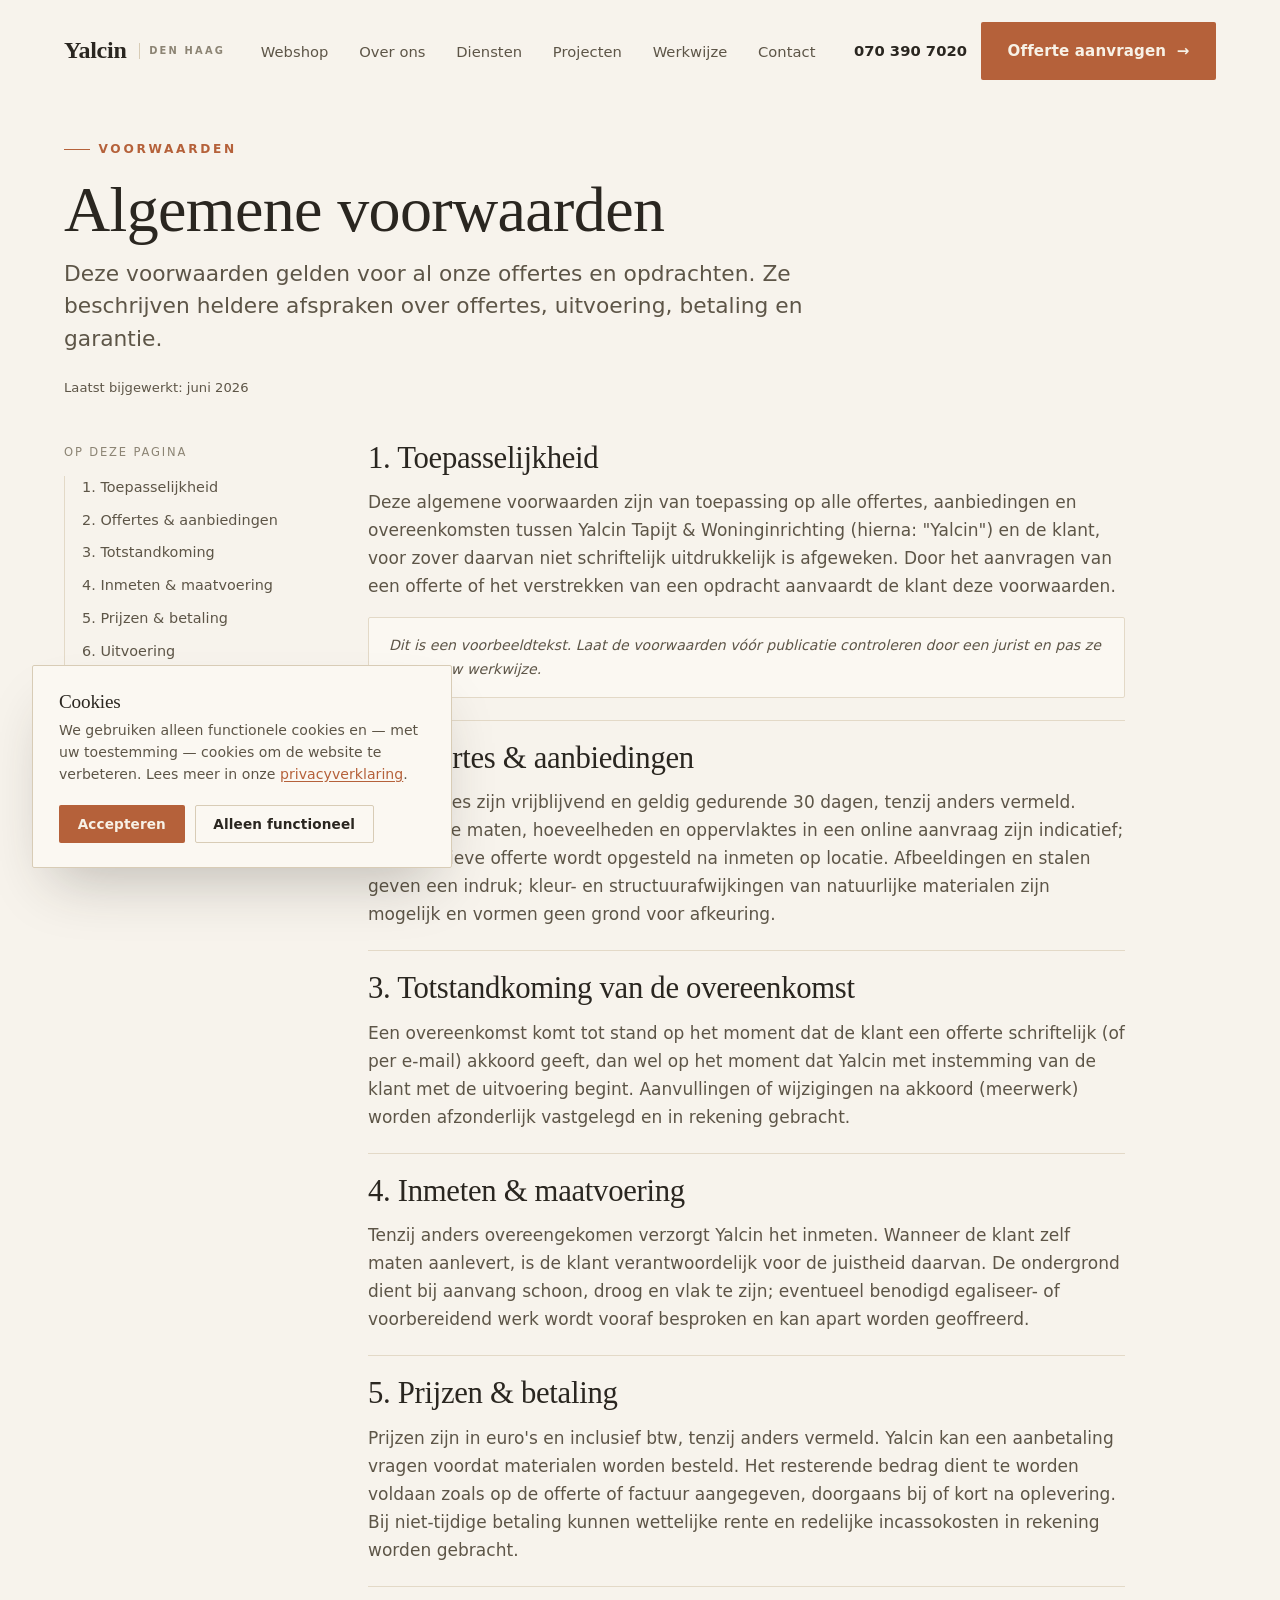
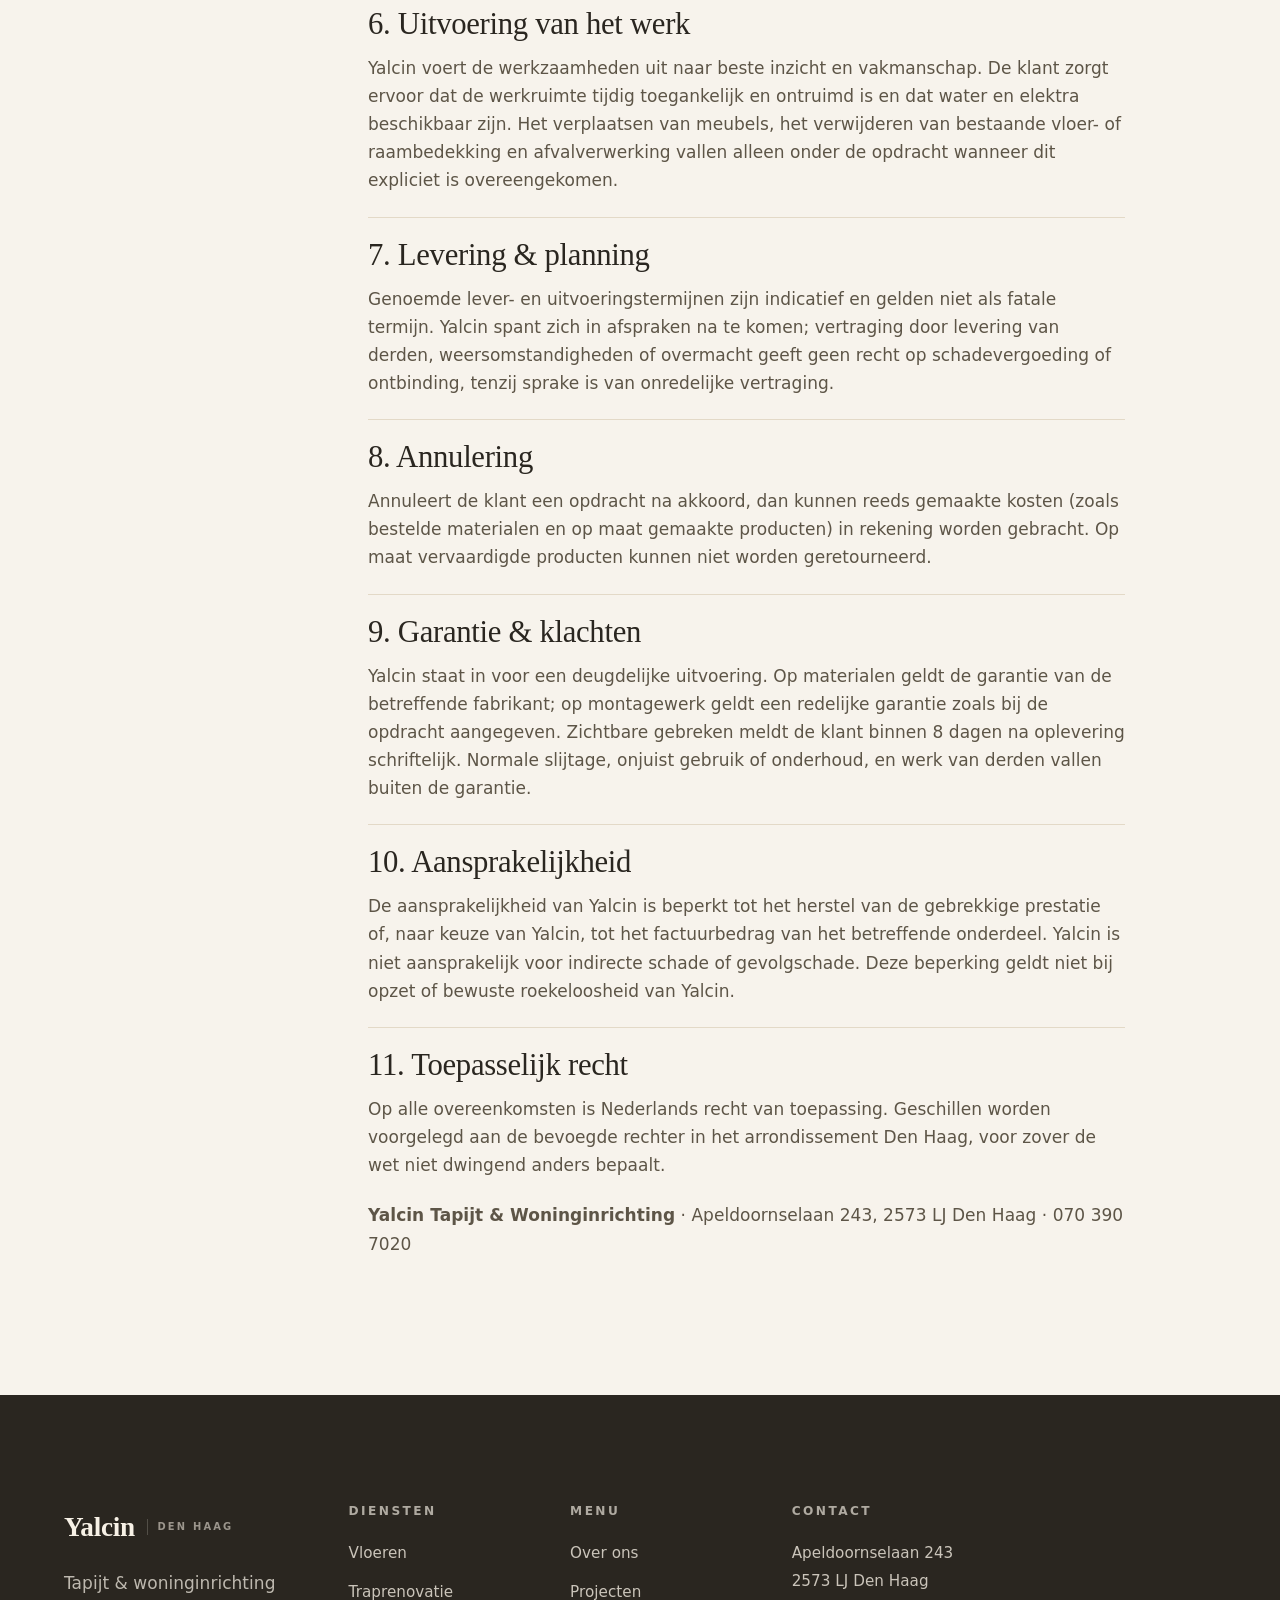
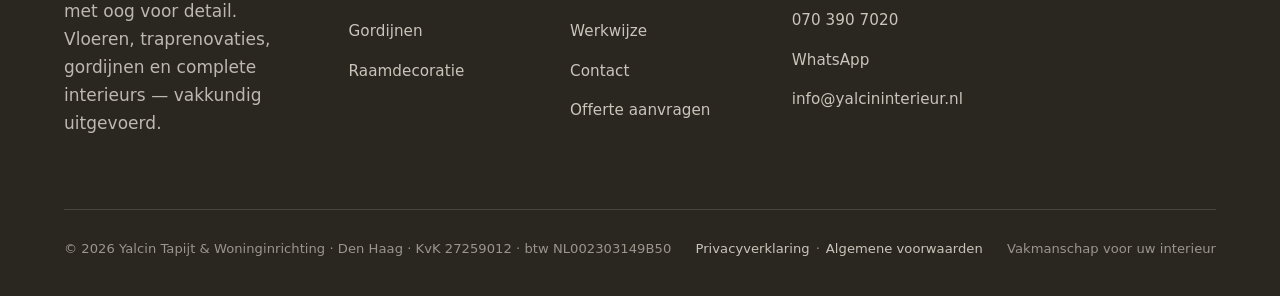
<file: voorwaarden.html>
<!DOCTYPE html><html lang="nl"><head><meta charset="UTF-8"><meta name="viewport" content="width=device-width, initial-scale=1">
<title>Algemene voorwaarden — Yalcin Tapijt & Woninginrichting</title><meta name="description" content="Algemene voorwaarden van Yalcin Tapijt & Woninginrichting voor offertes, levering en uitvoering.">
<link rel="canonical" href="https://www.yalcininterieur.nl/voorwaarden">
<meta property="og:type" content="website">
<meta property="og:site_name" content="Yalcin Tapijt &amp; Woninginrichting">
<meta property="og:title" content="Algemene voorwaarden — Yalcin Tapijt &amp; Woninginrichting">
<meta property="og:description" content="Algemene voorwaarden van Yalcin Tapijt & Woninginrichting voor offertes, levering en uitvoering.">
<meta property="og:url" content="https://www.yalcininterieur.nl/voorwaarden">
<meta property="og:image" content="https://www.yalcininterieur.nl/assets/photo/hero-interieur.jpg">
<meta property="og:locale" content="nl_NL">
<meta name="twitter:card" content="summary_large_image">
<meta name="theme-color" content="#f7f3ec"><meta name="robots" content="noindex"><link rel="icon" href="favicon.svg" type="image/svg+xml"><link rel="preconnect" href="https://fonts.googleapis.com"><link rel="preconnect" href="https://fonts.gstatic.com" crossorigin><link href="https://fonts.googleapis.com/css2?family=Playfair+Display:ital,wght@0,500;0,600;1,500;1,600&family=Manrope:wght@400;500;600;700&display=swap" rel="stylesheet"><link rel="stylesheet" href="styles.css"><link rel="stylesheet" href="legal.css"></head><body>
<header class="nav" data-nav><div class="nav-inner">
<a href="index.html" class="brand" aria-label="Yalcin">Yalcin<span class="brand-tag">Den Haag</span></a>
<button class="nav-toggle" data-nav-toggle aria-label="Menu" aria-expanded="false"><span></span><span></span><span></span></button>
<nav class="nav-menu" data-nav-menu aria-label="Hoofdmenu">
<ul class="nav-links">
<li><a href="webshop.html">Webshop</a></li>
<li><a href="index.html#over">Over ons</a></li>
<li><a href="index.html#diensten">Diensten</a></li>
<li><a href="index.html#projecten">Projecten</a></li>
<li><a href="index.html#werkwijze">Werkwijze</a></li>
<li><a href="index.html#contact">Contact</a></li>
</ul>
<div class="nav-cta"><a href="tel:+31703907020" class="btn-text-hide" style="font-weight:600;font-size:.92rem;color:var(--ink)">070 390 7020</a><a href="offerte.html" class="btn btn-primary">Offerte aanvragen <span class="arr">→</span></a></div>
</nav></div></header>
<main>
<section class="doc-hero wrap"><span class="eyebrow">Voorwaarden</span><h1>Algemene voorwaarden</h1><p class="lead">Deze voorwaarden gelden voor al onze offertes en opdrachten. Ze beschrijven heldere afspraken over offertes, uitvoering, betaling en garantie.</p><p class="doc-updated">Laatst bijgewerkt: juni 2026</p></section>
<div class="doc-body wrap">
<aside class="doc-toc"><div class="lbl">Op deze pagina</div><ul><li><a href="#toepasselijkheid">1. Toepasselijkheid</a></li><li><a href="#offertes">2. Offertes & aanbiedingen</a></li><li><a href="#overeenkomst">3. Totstandkoming</a></li><li><a href="#inmeten">4. Inmeten & maatvoering</a></li><li><a href="#prijzen">5. Prijzen & betaling</a></li><li><a href="#uitvoering">6. Uitvoering</a></li><li><a href="#levering">7. Levering & planning</a></li><li><a href="#annulering">8. Annulering</a></li><li><a href="#garantie">9. Garantie & klachten</a></li><li><a href="#aansprakelijkheid">10. Aansprakelijkheid</a></li><li><a href="#recht">11. Toepasselijk recht</a></li></ul></aside>
<div class="doc-content">
<section id="toepasselijkheid"><h2>1. Toepasselijkheid</h2>
<p>Deze algemene voorwaarden zijn van toepassing op alle offertes, aanbiedingen en overeenkomsten tussen Yalcin Tapijt &amp; Woninginrichting (hierna: "Yalcin") en de klant, voor zover daarvan niet schriftelijk uitdrukkelijk is afgeweken. Door het aanvragen van een offerte of het verstrekken van een opdracht aanvaardt de klant deze voorwaarden.</p>
<div class="doc-note"><em>Dit is een voorbeeldtekst. Laat de voorwaarden vóór publicatie controleren door een jurist en pas ze aan op uw werkwijze.</em></div></section>

<section id="offertes"><h2>2. Offertes &amp; aanbiedingen</h2>
<p>Alle offertes zijn vrijblijvend en geldig gedurende 30 dagen, tenzij anders vermeld. Genoemde maten, hoeveelheden en oppervlaktes in een online aanvraag zijn indicatief; de definitieve offerte wordt opgesteld na inmeten op locatie. Afbeeldingen en stalen geven een indruk; kleur- en structuurafwijkingen van natuurlijke materialen zijn mogelijk en vormen geen grond voor afkeuring.</p></section>

<section id="overeenkomst"><h2>3. Totstandkoming van de overeenkomst</h2>
<p>Een overeenkomst komt tot stand op het moment dat de klant een offerte schriftelijk (of per e-mail) akkoord geeft, dan wel op het moment dat Yalcin met instemming van de klant met de uitvoering begint. Aanvullingen of wijzigingen na akkoord (meerwerk) worden afzonderlijk vastgelegd en in rekening gebracht.</p></section>

<section id="inmeten"><h2>4. Inmeten &amp; maatvoering</h2>
<p>Tenzij anders overeengekomen verzorgt Yalcin het inmeten. Wanneer de klant zelf maten aanlevert, is de klant verantwoordelijk voor de juistheid daarvan. De ondergrond dient bij aanvang schoon, droog en vlak te zijn; eventueel benodigd egaliseer- of voorbereidend werk wordt vooraf besproken en kan apart worden geoffreerd.</p></section>

<section id="prijzen"><h2>5. Prijzen &amp; betaling</h2>
<p>Prijzen zijn in euro's en inclusief btw, tenzij anders vermeld. Yalcin kan een aanbetaling vragen voordat materialen worden besteld. Het resterende bedrag dient te worden voldaan zoals op de offerte of factuur aangegeven, doorgaans bij of kort na oplevering. Bij niet-tijdige betaling kunnen wettelijke rente en redelijke incassokosten in rekening worden gebracht.</p></section>

<section id="uitvoering"><h2>6. Uitvoering van het werk</h2>
<p>Yalcin voert de werkzaamheden uit naar beste inzicht en vakmanschap. De klant zorgt ervoor dat de werkruimte tijdig toegankelijk en ontruimd is en dat water en elektra beschikbaar zijn. Het verplaatsen van meubels, het verwijderen van bestaande vloer- of raambedekking en afvalverwerking vallen alleen onder de opdracht wanneer dit expliciet is overeengekomen.</p></section>

<section id="levering"><h2>7. Levering &amp; planning</h2>
<p>Genoemde lever- en uitvoeringstermijnen zijn indicatief en gelden niet als fatale termijn. Yalcin spant zich in afspraken na te komen; vertraging door levering van derden, weersomstandigheden of overmacht geeft geen recht op schadevergoeding of ontbinding, tenzij sprake is van onredelijke vertraging.</p></section>

<section id="annulering"><h2>8. Annulering</h2>
<p>Annuleert de klant een opdracht na akkoord, dan kunnen reeds gemaakte kosten (zoals bestelde materialen en op maat gemaakte producten) in rekening worden gebracht. Op maat vervaardigde producten kunnen niet worden geretourneerd.</p></section>

<section id="garantie"><h2>9. Garantie &amp; klachten</h2>
<p>Yalcin staat in voor een deugdelijke uitvoering. Op materialen geldt de garantie van de betreffende fabrikant; op montagewerk geldt een redelijke garantie zoals bij de opdracht aangegeven. Zichtbare gebreken meldt de klant binnen 8 dagen na oplevering schriftelijk. Normale slijtage, onjuist gebruik of onderhoud, en werk van derden vallen buiten de garantie.</p></section>

<section id="aansprakelijkheid"><h2>10. Aansprakelijkheid</h2>
<p>De aansprakelijkheid van Yalcin is beperkt tot het herstel van de gebrekkige prestatie of, naar keuze van Yalcin, tot het factuurbedrag van het betreffende onderdeel. Yalcin is niet aansprakelijk voor indirecte schade of gevolgschade. Deze beperking geldt niet bij opzet of bewuste roekeloosheid van Yalcin.</p></section>

<section id="recht"><h2>11. Toepasselijk recht</h2>
<p>Op alle overeenkomsten is Nederlands recht van toepassing. Geschillen worden voorgelegd aan de bevoegde rechter in het arrondissement Den Haag, voor zover de wet niet dwingend anders bepaalt.</p>
<p style="margin-top:1.4rem"><strong>Yalcin Tapijt &amp; Woninginrichting</strong> · Apeldoornselaan 243, 2573 LJ Den Haag · 070 390 7020</p></section>
</div>
</div>
</main>
<footer class="footer"><div class="wrap-wide"><div class="footer-grid">
<div class="footer-intro"><a href="index.html" class="brand" style="font-size:1.7rem">Yalcin<span class="brand-tag">Den Haag</span></a><p style="margin-top:1.2rem">Tapijt &amp; woninginrichting met oog voor detail. Vloeren, traprenovaties, gordijnen en complete interieurs — vakkundig uitgevoerd.</p></div>
<div><h4>Diensten</h4><ul class="footer-links"><li><a href="projecten/vloeren.html">Vloeren</a></li><li><a href="projecten/traprenovatie.html">Traprenovatie</a></li><li><a href="projecten/gordijnen.html">Gordijnen</a></li><li><a href="projecten/raamdecoratie.html">Raamdecoratie</a></li></ul></div>
<div><h4>Menu</h4><ul class="footer-links"><li><a href="index.html#over">Over ons</a></li><li><a href="index.html#projecten">Projecten</a></li><li><a href="index.html#werkwijze">Werkwijze</a></li><li><a href="index.html#contact">Contact</a></li><li><a href="offerte.html">Offerte aanvragen</a></li></ul></div>
<div><h4>Contact</h4><ul class="footer-links"><li><a href="https://www.google.com/maps?q=Apeldoornselaan+243,+2573+LJ+Den+Haag" target="_blank" rel="noopener">Apeldoornselaan 243<br>2573 LJ Den Haag</a></li><li><a href="tel:+31703907020">070 390 7020</a></li><li><a href="https://wa.me/31703907020" target="_blank" rel="noopener">WhatsApp</a></li><li><a href="mailto:info@yalcininterieur.nl">info@yalcininterieur.nl</a></li></ul></div>
</div><div class="footer-bottom"><span>© <span class="yr"></span> Yalcin Tapijt &amp; Woninginrichting · Den Haag · KvK 27259012 · btw NL002303149B50</span><span class="footer-legal"><a href="privacy.html">Privacyverklaring</a> · <a href="voorwaarden.html">Algemene voorwaarden</a></span><span>Vakmanschap voor uw interieur</span></div></div></footer>
<div class="cookie" data-cookie role="dialog" aria-label="Cookievoorkeuren"><h4>Cookies</h4><p>We gebruiken alleen functionele cookies en — met uw toestemming — cookies om de website te verbeteren. Lees meer in onze <a href="privacy.html">privacyverklaring</a>.</p><div class="cookie-actions"><button class="btn btn-primary" data-cookie-choice="all">Accepteren</button><button class="btn btn-ghost" data-cookie-choice="essential">Alleen functioneel</button></div></div>
<script src="main.js"></script>
<script>document.querySelectorAll('.yr').forEach(e=>e.textContent=new Date().getFullYear());</script>
</body></html>
</file>
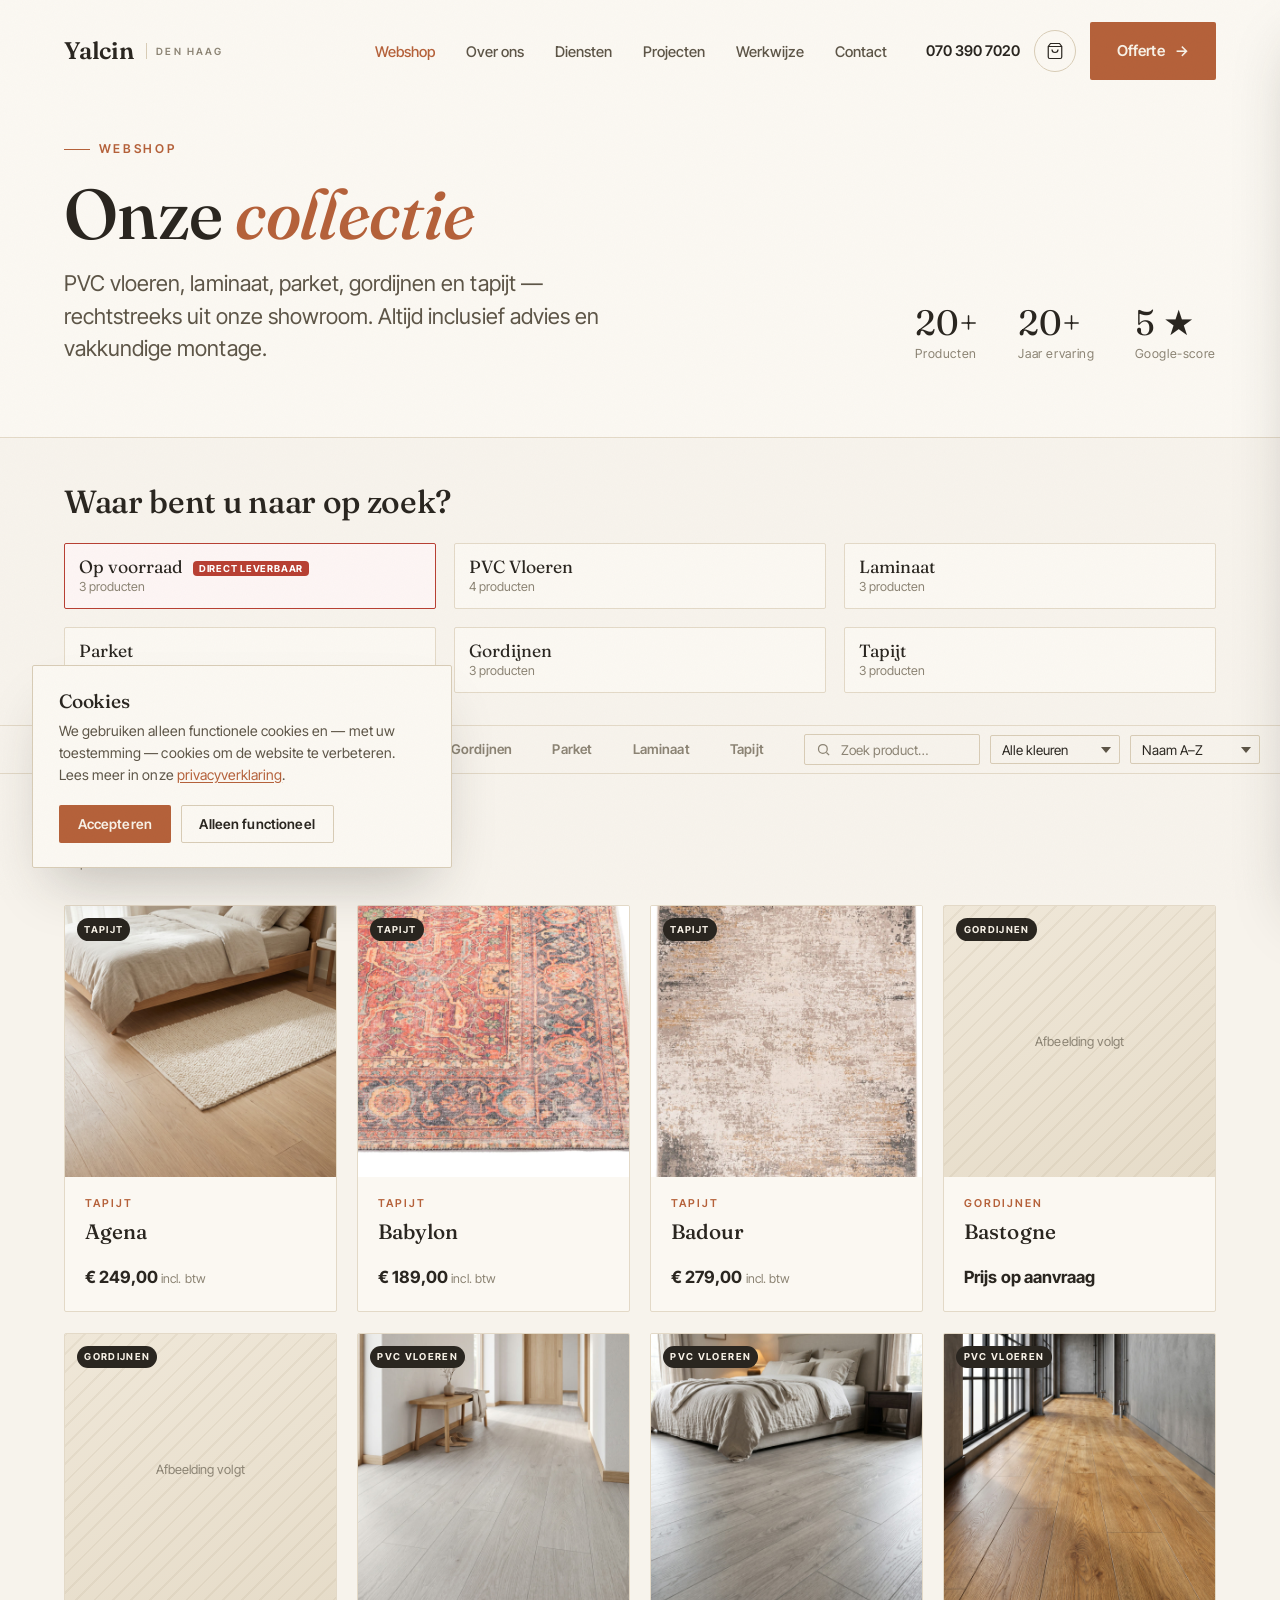
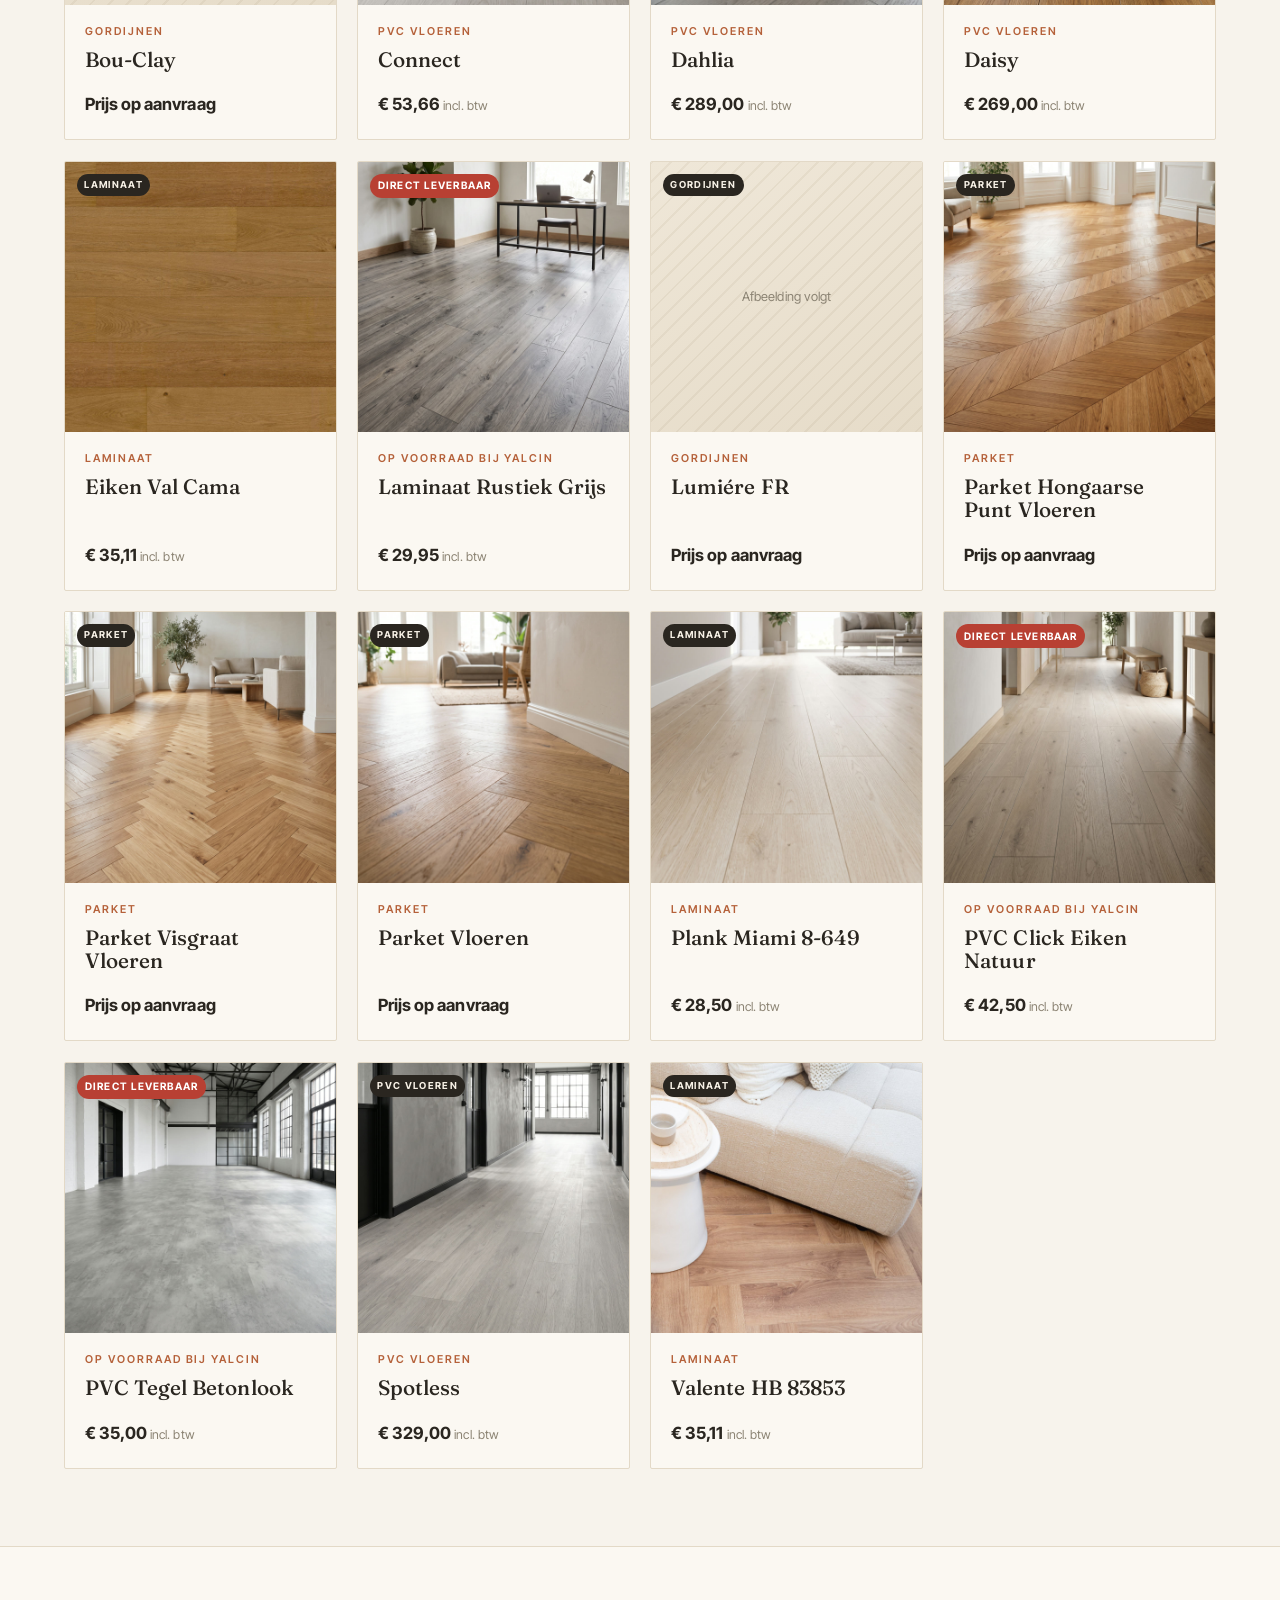
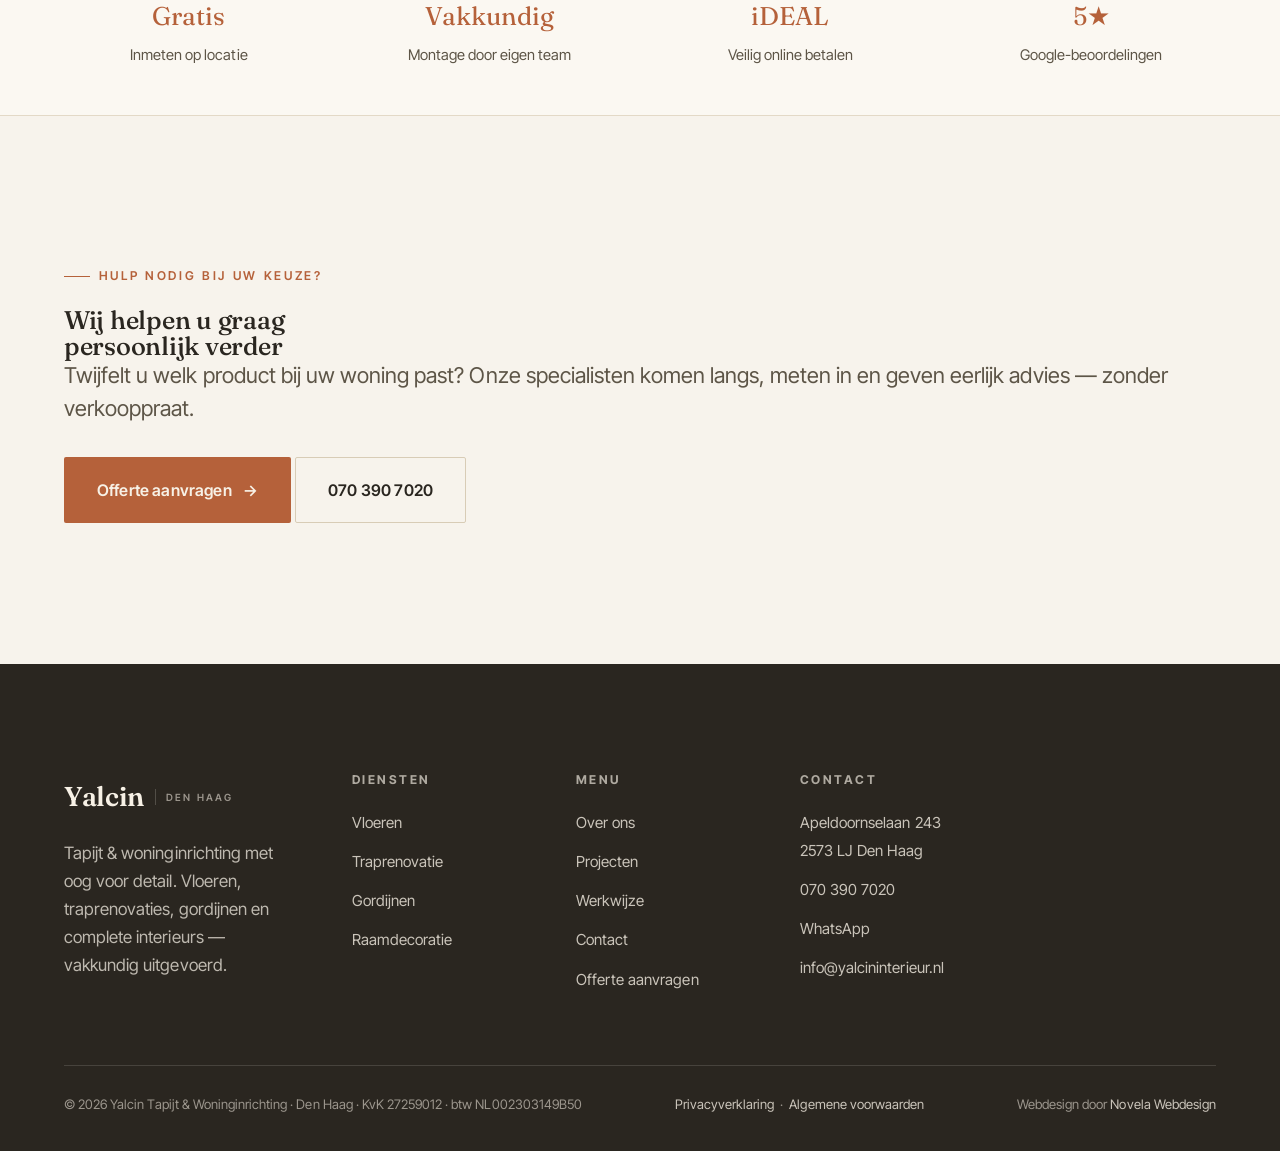
<file: webshop.html>
<!DOCTYPE html>
<html lang="nl">
<head>
<meta charset="UTF-8">
<meta name="viewport" content="width=device-width, initial-scale=1">
<title>Webshop — Yalcin Tapijt & Woninginrichting · Den Haag</title>
<meta name="description" content="Bestel PVC vloeren, laminaat, parket, gordijnen en tapijt online. Scherpe prijzen, vakkundige montage in Den Haag en omstreken.">
<link rel="canonical" href="https://www.yalcininterieur.nl/webshop">
<meta property="og:type" content="website">
<meta property="og:site_name" content="Yalcin Tapijt &amp; Woninginrichting">
<meta property="og:title" content="Webshop — Yalcin Tapijt &amp; Woninginrichting · Den Haag">
<meta property="og:description" content="Bestel PVC vloeren, laminaat, parket, gordijnen en tapijt online. Scherpe prijzen, vakkundige montage in Den Haag en omstreken.">
<meta property="og:url" content="https://www.yalcininterieur.nl/webshop">
<meta property="og:image" content="https://www.yalcininterieur.nl/assets/photo/hero-interieur.jpg">
<meta property="og:locale" content="nl_NL">
<meta name="twitter:card" content="summary_large_image">
<link rel="icon" href="favicon.svg" type="image/svg+xml">
<link rel="preconnect" href="https://fonts.googleapis.com">
<link rel="preconnect" href="https://fonts.gstatic.com" crossorigin>
<link href="https://fonts.googleapis.com/css2?family=Fraunces:ital,opsz,wght@0,9..144,400;0,9..144,500;0,9..144,600;1,9..144,400;1,9..144,500&family=Inter+Tight:wght@400;500;600;700&display=swap" rel="stylesheet">
<link rel="stylesheet" href="styles.css">
<link rel="stylesheet" href="webshop.css?v=5">
</head>
<body class="grain">

<!-- ===================== PROMO BAR ===================== -->
<div class="promo" data-promo role="region" aria-label="Aanbieding">
  <div class="promo-inner">
    <span class="tick">Tijdelijke actie</span>
    <span>Bij elke <strong>laminaat- of PVC-vloer</strong> nu <strong>gratis plinten naar keuze</strong> &mdash; vraag ernaar bij uw offerte.</span>
    <a href="offerte.html">Offerte aanvragen &rarr;</a>
  </div>
  <button class="promo-close" data-promo-close aria-label="Sluiten">&times;</button>
</div>

<!-- ===================== NAV ===================== -->
<header class="nav" data-nav>
  <div class="nav-inner">
    <a href="index.html" class="brand" aria-label="Yalcin Tapijt en Woninginrichting — terug naar home">
      Yalcin<span class="brand-tag">Den Haag</span>
    </a>
    <button class="nav-toggle" data-nav-toggle aria-label="Menu" aria-expanded="false">
      <span></span><span></span><span></span>
    </button>
    <nav class="nav-menu" data-nav-menu aria-label="Hoofdmenu">
      <ul class="nav-links">
        <li><a href="webshop.html" style="color:var(--clay)">Webshop</a></li>
        <li><a href="index.html#over">Over ons</a></li>
        <li><a href="index.html#diensten">Diensten</a></li>
        <li><a href="index.html#projecten">Projecten</a></li>
        <li><a href="index.html#werkwijze">Werkwijze</a></li>
        <li><a href="index.html#contact">Contact</a></li>
      </ul>
      <div class="nav-cta">
        <a href="tel:+31703907020" class="btn-text-hide" style="font-weight:600;font-size:.92rem;color:var(--ink)">070 390 7020</a>
        <button id="cartBtn" class="nav-cart-btn" aria-label="Winkelwagen openen">
          <svg viewBox="0 0 24 24"><path d="M6 2L3 6v14a2 2 0 002 2h14a2 2 0 002-2V6l-3-4zM3 6h18M16 10a4 4 0 01-8 0"/></svg>
          <span class="cart-bubble" id="cartBubble">0</span>
        </button>
        <a href="offerte.html" class="btn btn-primary">Offerte <span class="arr">→</span></a>
      </div>
    </nav>
  </div>
</header>

<!-- ===================== SHOP HERO ===================== -->
<section class="shop-hero">
  <div class="shop-hero-inner">
    <div>
      <span class="eyebrow">Webshop</span>
      <h1>Onze <em>collectie</em></h1>
      <p class="lead">PVC vloeren, laminaat, parket, gordijnen en tapijt — rechtstreeks uit onze showroom. Altijd inclusief advies en vakkundige montage.</p>
    </div>
    <div class="shop-hero-stats">
      <div class="shop-stat">
        <div class="n" data-count="20" data-suffix="+">20+</div>
        <div class="l">Producten</div>
      </div>
      <div class="shop-stat">
        <div class="n" data-count="20" data-suffix="+">20+</div>
        <div class="l">Jaar ervaring</div>
      </div>
      <div class="shop-stat">
        <div class="n">5 ★</div>
        <div class="l">Google-score</div>
      </div>
    </div>
  </div>
</section>

<!-- ===================== CATEGORIEKEUZE ===================== -->
<section class="cat-pick" id="catPick" aria-label="Kies een productcategorie">
  <div class="cat-pick-inner">
    <h2 class="cat-pick-title">Waar bent u naar op zoek?</h2>
    <div class="cat-grid">
      <button type="button" class="cat-card cat-card-sale" data-filter="vloerbedekking-voorraad"><span class="cat-img"></span><span class="cat-name">Op voorraad <span class="cat-sale-badge">Direct leverbaar</span></span><span class="cat-count"></span></button>
      <button type="button" class="cat-card" data-filter="pvc-vloeren"><span class="cat-img"></span><span class="cat-name">PVC Vloeren</span><span class="cat-count"></span></button>
      <button type="button" class="cat-card" data-filter="laminaat"><span class="cat-img"></span><span class="cat-name">Laminaat</span><span class="cat-count"></span></button>
      <button type="button" class="cat-card" data-filter="parket"><span class="cat-img"></span><span class="cat-name">Parket</span><span class="cat-count"></span></button>
      <button type="button" class="cat-card" data-filter="gordijnen"><span class="cat-img"></span><span class="cat-name">Gordijnen</span><span class="cat-count"></span></button>
      <button type="button" class="cat-card" data-filter="tapijt"><span class="cat-img"></span><span class="cat-name">Tapijt</span><span class="cat-count"></span></button>
    </div>
  </div>
</section>

<!-- ===================== FILTER BAR ===================== -->
<div class="filter-bar" role="navigation" aria-label="Categoriefilter">
  <div class="filter-bar-inner">
    <div class="filter-tabs" role="tablist">
      <button class="ftab on" data-filter="all" role="tab" aria-selected="true">Alle producten</button>
      <button class="ftab ftab-sale" data-filter="vloerbedekking-voorraad" role="tab" aria-selected="false">Op voorraad</button>
      <button class="ftab" data-filter="pvc-vloeren" role="tab" aria-selected="false">PVC Vloeren</button>
      <button class="ftab" data-filter="gordijnen" role="tab" aria-selected="false">Gordijnen</button>
      <button class="ftab" data-filter="parket" role="tab" aria-selected="false">Parket</button>
      <button class="ftab" data-filter="laminaat" role="tab" aria-selected="false">Laminaat</button>
      <button class="ftab" data-filter="tapijt" role="tab" aria-selected="false">Tapijt</button>
    </div>
    <div class="filter-sort">
      <div class="shop-search">
        <svg viewBox="0 0 24 24" aria-hidden="true"><circle cx="11" cy="11" r="7"/><path d="M21 21l-4.3-4.3"/></svg>
        <input type="search" id="searchInput" placeholder="Zoek product…" aria-label="Zoek product" autocomplete="off">
      </div>
      <div class="color-filter" id="colorFilter">
        <button type="button" class="sort-select color-btn" id="colorBtn" aria-haspopup="true" aria-expanded="false"><span id="colorBtnLabel">Alle kleuren</span></button>
        <div class="color-panel" id="colorPanel" role="group" aria-label="Kies kleuren" hidden></div>
      </div>
      <div class="color-filter" id="sortFilter">
        <button type="button" class="sort-select color-btn" id="sortBtn" aria-haspopup="listbox" aria-expanded="false" aria-label="Sorteren"><span id="sortBtnLabel">Naam A–Z</span></button>
        <div class="color-panel sort-panel" id="sortPanel" role="listbox" aria-label="Sorteren" hidden>
          <button type="button" class="sort-opt on" role="option" aria-selected="true" data-sort="title">Naam A–Z</button>
          <button type="button" class="sort-opt" role="option" aria-selected="false" data-sort="price-asc">Prijs laag–hoog</button>
          <button type="button" class="sort-opt" role="option" aria-selected="false" data-sort="price-desc">Prijs hoog–laag</button>
        </div>
      </div>
    </div>
  </div>
</div>

<!-- ===================== PRODUCT GRID ===================== -->
<main>
  <div class="shop-main">
    <p class="product-count" id="productCount">Producten laden…</p>
    <div class="product-grid" id="productGrid" role="list" aria-label="Productoverzicht">
    </div>
  </div>

  <!-- ---- USP band ---- -->
  <div style="background:var(--paper-2);border-top:1px solid var(--line);border-bottom:1px solid var(--line);">
    <div class="wrap" style="padding-block:clamp(28px,4vw,48px)">
      <div style="display:grid;grid-template-columns:repeat(auto-fit,minmax(200px,1fr));gap:clamp(24px,4vw,56px);text-align:center">
        <div>
          <div style="font-family:var(--display);font-size:1.6rem;color:var(--clay);margin-bottom:.4rem">Gratis</div>
          <div style="font-size:.92rem;color:var(--ink-soft)">Inmeten op locatie</div>
        </div>
        <div>
          <div style="font-family:var(--display);font-size:1.6rem;color:var(--clay);margin-bottom:.4rem">Vakkundig</div>
          <div style="font-size:.92rem;color:var(--ink-soft)">Montage door eigen team</div>
        </div>
        <div>
          <div style="font-family:var(--display);font-size:1.6rem;color:var(--clay);margin-bottom:.4rem">iDEAL</div>
          <div style="font-size:.92rem;color:var(--ink-soft)">Veilig online betalen</div>
        </div>
        <div>
          <div style="font-family:var(--display);font-size:1.6rem;color:var(--clay);margin-bottom:.4rem">5★</div>
          <div style="font-size:.92rem;color:var(--ink-soft)">Google-beoordelingen</div>
        </div>
      </div>
    </div>
  </div>

  <!-- ---- CTA ---- -->
  <section class="section-pad cta-banner">
    <div class="wrap" data-reveal>
      <span class="eyebrow center">Hulp nodig bij uw keuze?</span>
      <h2>Wij helpen u graag<br>persoonlijk verder</h2>
      <p class="lead">Twijfelt u welk product bij uw woning past? Onze specialisten komen langs, meten in en geven eerlijk advies — zonder verkooppraat.</p>
      <div class="hero-actions" style="justify-content:center;margin-top:2rem">
        <a href="offerte.html" class="btn btn-primary btn-lg">Offerte aanvragen <span class="arr">→</span></a>
        <a href="tel:+31703907020" class="btn btn-ghost btn-lg">070 390 7020</a>
      </div>
    </div>
  </section>
</main>

<!-- ===================== FOOTER ===================== -->
<footer class="footer">
  <div class="wrap-wide">
    <div class="footer-grid">
      <div class="footer-intro">
        <a href="index.html" class="brand" style="font-size:1.7rem">Yalcin<span class="brand-tag">Den Haag</span></a>
        <p style="margin-top:1.2rem">Tapijt &amp; woninginrichting met oog voor detail. Vloeren, traprenovaties, gordijnen en complete interieurs — vakkundig uitgevoerd.</p>
      </div>
      <div>
        <h4>Diensten</h4>
        <ul class="footer-links">
          <li><a href="projecten/vloeren.html">Vloeren</a></li>
          <li><a href="projecten/traprenovatie.html">Traprenovatie</a></li>
          <li><a href="projecten/gordijnen.html">Gordijnen</a></li>
          <li><a href="projecten/raamdecoratie.html">Raamdecoratie</a></li>
        </ul>
      </div>
      <div>
        <h4>Menu</h4>
        <ul class="footer-links">
          <li><a href="index.html#over">Over ons</a></li>
          <li><a href="index.html#projecten">Projecten</a></li>
          <li><a href="index.html#werkwijze">Werkwijze</a></li>
          <li><a href="index.html#contact">Contact</a></li>
          <li><a href="offerte.html">Offerte aanvragen</a></li>
        </ul>
      </div>
      <div>
        <h4>Contact</h4>
        <ul class="footer-links">
          <li><a href="https://www.google.com/maps?q=Apeldoornselaan+243,+2573+LJ+Den+Haag" target="_blank" rel="noopener">Apeldoornselaan 243<br>2573 LJ Den Haag</a></li>
          <li><a href="tel:+31703907020">070 390 7020</a></li>
          <li><a href="https://wa.me/31703907020" target="_blank" rel="noopener">WhatsApp</a></li>
          <li><a href="mailto:info@yalcininterieur.nl">info@yalcininterieur.nl</a></li>
        </ul>
      </div>
    </div>
    <div class="footer-bottom">
      <span>© <span id="yr"></span> Yalcin Tapijt &amp; Woninginrichting · Den Haag · KvK 27259012 · btw NL002303149B50</span>
      <span class="footer-legal"><a href="privacy.html">Privacyverklaring</a> · <a href="voorwaarden.html">Algemene voorwaarden</a></span>
      <span>Webdesign door <a href="https://novelawebdesign.nl" target="_blank" rel="noopener" style="color:rgba(247,241,230,.78)">Novela Webdesign</a></span>
    </div>
  </div>
</footer>

<!-- ===================== CART SIDEBAR ===================== -->
<div class="cart-overlay" id="cartOverlay" aria-hidden="true"></div>
<aside class="cart-panel" id="cartPanel" role="dialog" aria-modal="true" aria-label="Winkelwagen">
  <div class="cart-header">
    <div>
      <h3>Winkelwagen <span class="cart-count-badge" id="cartCountBadge">0 items</span></h3>
    </div>
    <button class="cart-close" id="cartClose" aria-label="Winkelwagen sluiten">
      <svg viewBox="0 0 24 24"><path d="M18 6L6 18M6 6l12 12"/></svg>
    </button>
  </div>
  <div class="cart-items" id="cartItems">
    <div class="cart-empty">
      <svg viewBox="0 0 24 24"><path d="M6 2L3 6v14a2 2 0 002 2h14a2 2 0 002-2V6l-3-4zM3 6h18M16 10a4 4 0 01-8 0"/></svg>
      <p>Uw winkelwagen is leeg.<br>Voeg een product toe om te beginnen.</p>
    </div>
  </div>
  <div class="cart-footer" id="cartFooter" style="display:none">
    <div class="cart-subtotal">
      <span>Subtotaal</span>
      <span id="cartSubtotal">€ 0,00</span>
    </div>
    <div class="cart-total">
      <span>Totaal</span>
      <span class="cart-total-price" id="cartTotal">€ 0,00</span>
    </div>
    <button class="btn-checkout" id="checkoutBtn">
      <svg width="18" height="18" viewBox="0 0 24 24" fill="none" stroke="currentColor" stroke-width="2"><path d="M5 12h14M12 5l7 7-7 7"/></svg>
      Afrekenen
    </button>
    <p class="cart-note">
      <svg viewBox="0 0 24 24"><rect x="3" y="11" width="18" height="11" rx="2" ry="2"/><path d="M7 11V7a5 5 0 0110 0v4"/></svg>
      Veilig betalen via iDEAL &amp; creditcard
    </p>
  </div>
</aside>

<!-- ===================== PRODUCT MODAL ===================== -->
<div class="modal-overlay" id="modalOverlay" role="dialog" aria-modal="true" aria-label="Product details">
  <div class="modal-box">
    <button class="modal-close" id="modalClose" aria-label="Sluiten">
      <svg viewBox="0 0 24 24"><path d="M18 6L6 18M6 6l12 12"/></svg>
    </button>
    <div class="modal-inner"></div>
  </div>
</div>

<!-- ===================== COOKIE BAR ===================== -->
<div class="cookie" data-cookie role="dialog" aria-label="Cookievoorkeuren">
  <h4>Cookies</h4>
  <p>We gebruiken alleen functionele cookies en — met uw toestemming — cookies om de website te verbeteren. Lees meer in onze <a href="privacy.html">privacyverklaring</a>.</p>
  <div class="cookie-actions">
    <button class="btn btn-primary" data-cookie-choice="all">Accepteren</button>
    <button class="btn btn-ghost" data-cookie-choice="essential">Alleen functioneel</button>
  </div>
</div>

<script src="main.js"></script>
<script src="webshop.js?v=12"></script>
<script>
  document.getElementById('yr').textContent = new Date().getFullYear();

  // Promo bar
  (function () {
    var bar = document.querySelector('[data-promo]');
    if (!bar) return;
    try { if (localStorage.getItem('yalcin_promo_closed')) document.body.classList.add('promo-closed'); } catch (e) {}
    var close = bar.querySelector('[data-promo-close]');
    if (close) close.addEventListener('click', function () {
      document.body.classList.add('promo-closed');
      try { localStorage.setItem('yalcin_promo_closed', '1'); } catch (e) {}
    });
  })();
</script>
</body>
</html>
</file>
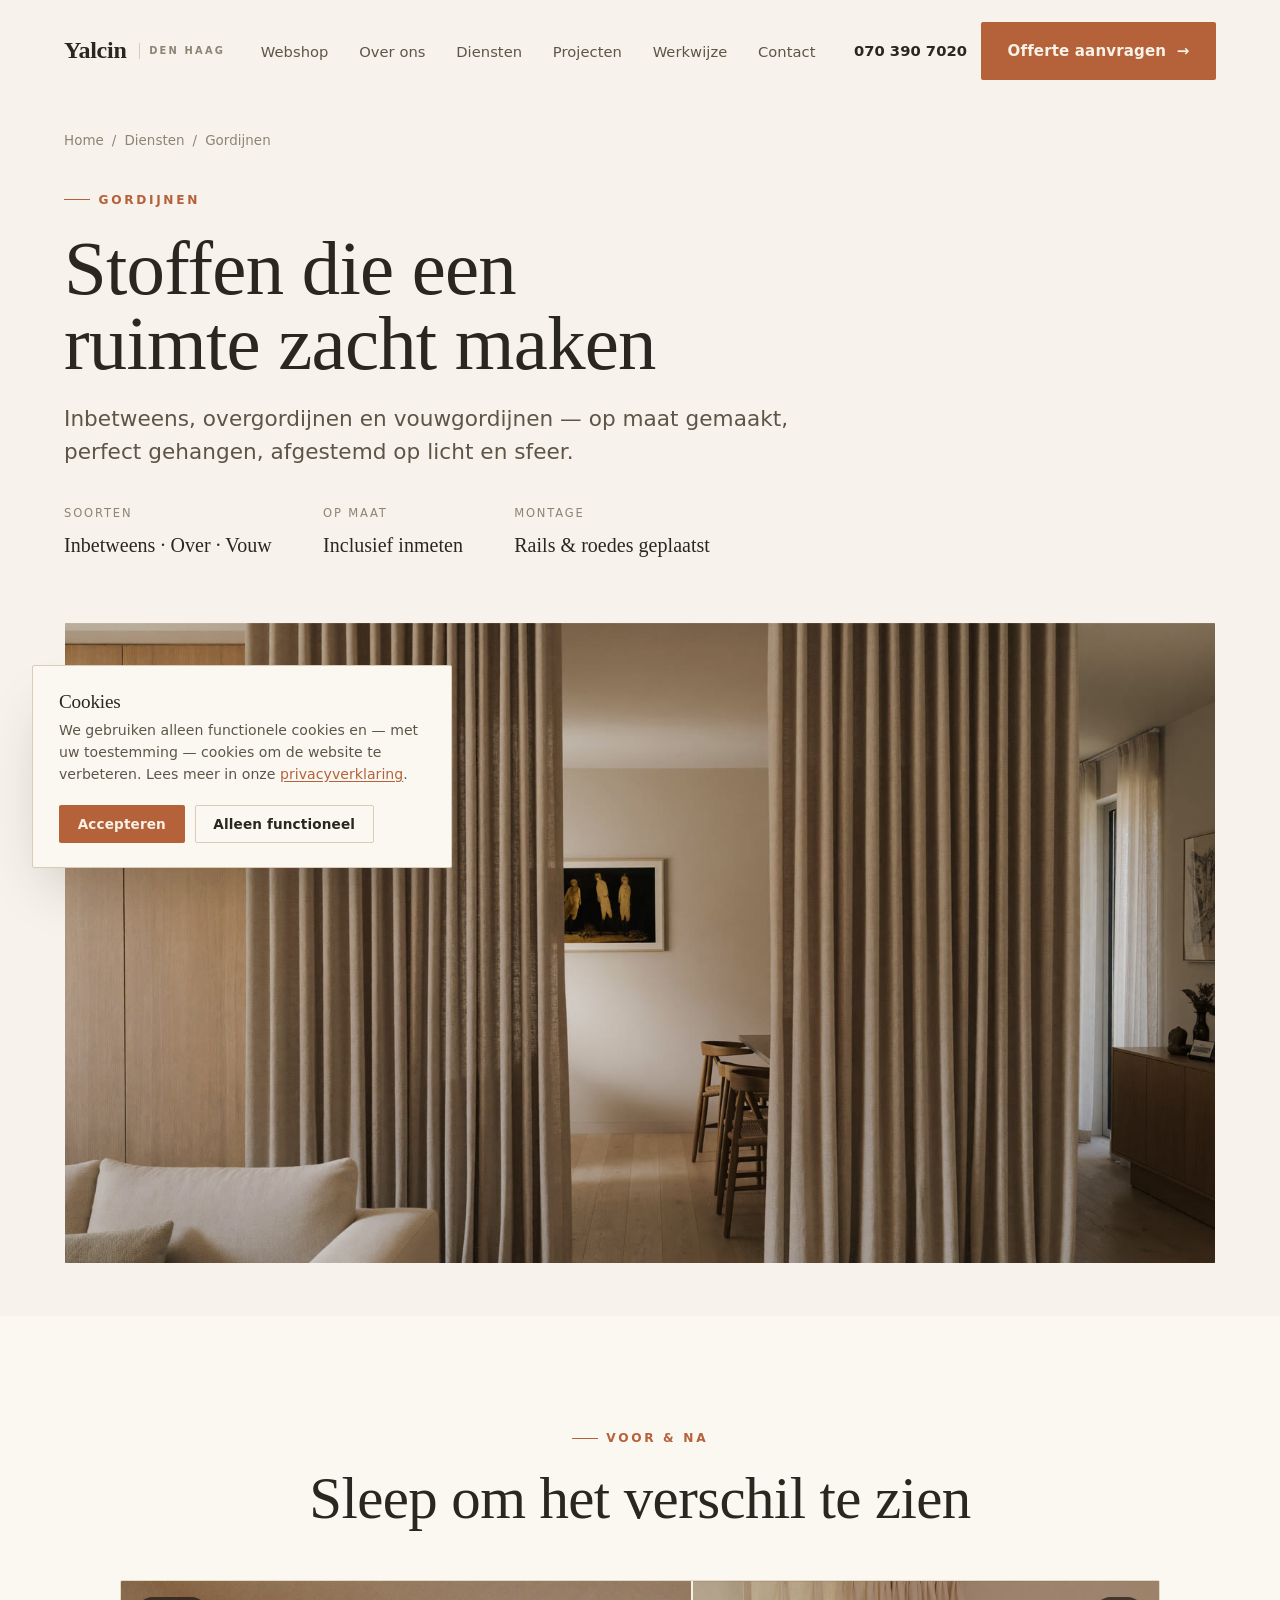
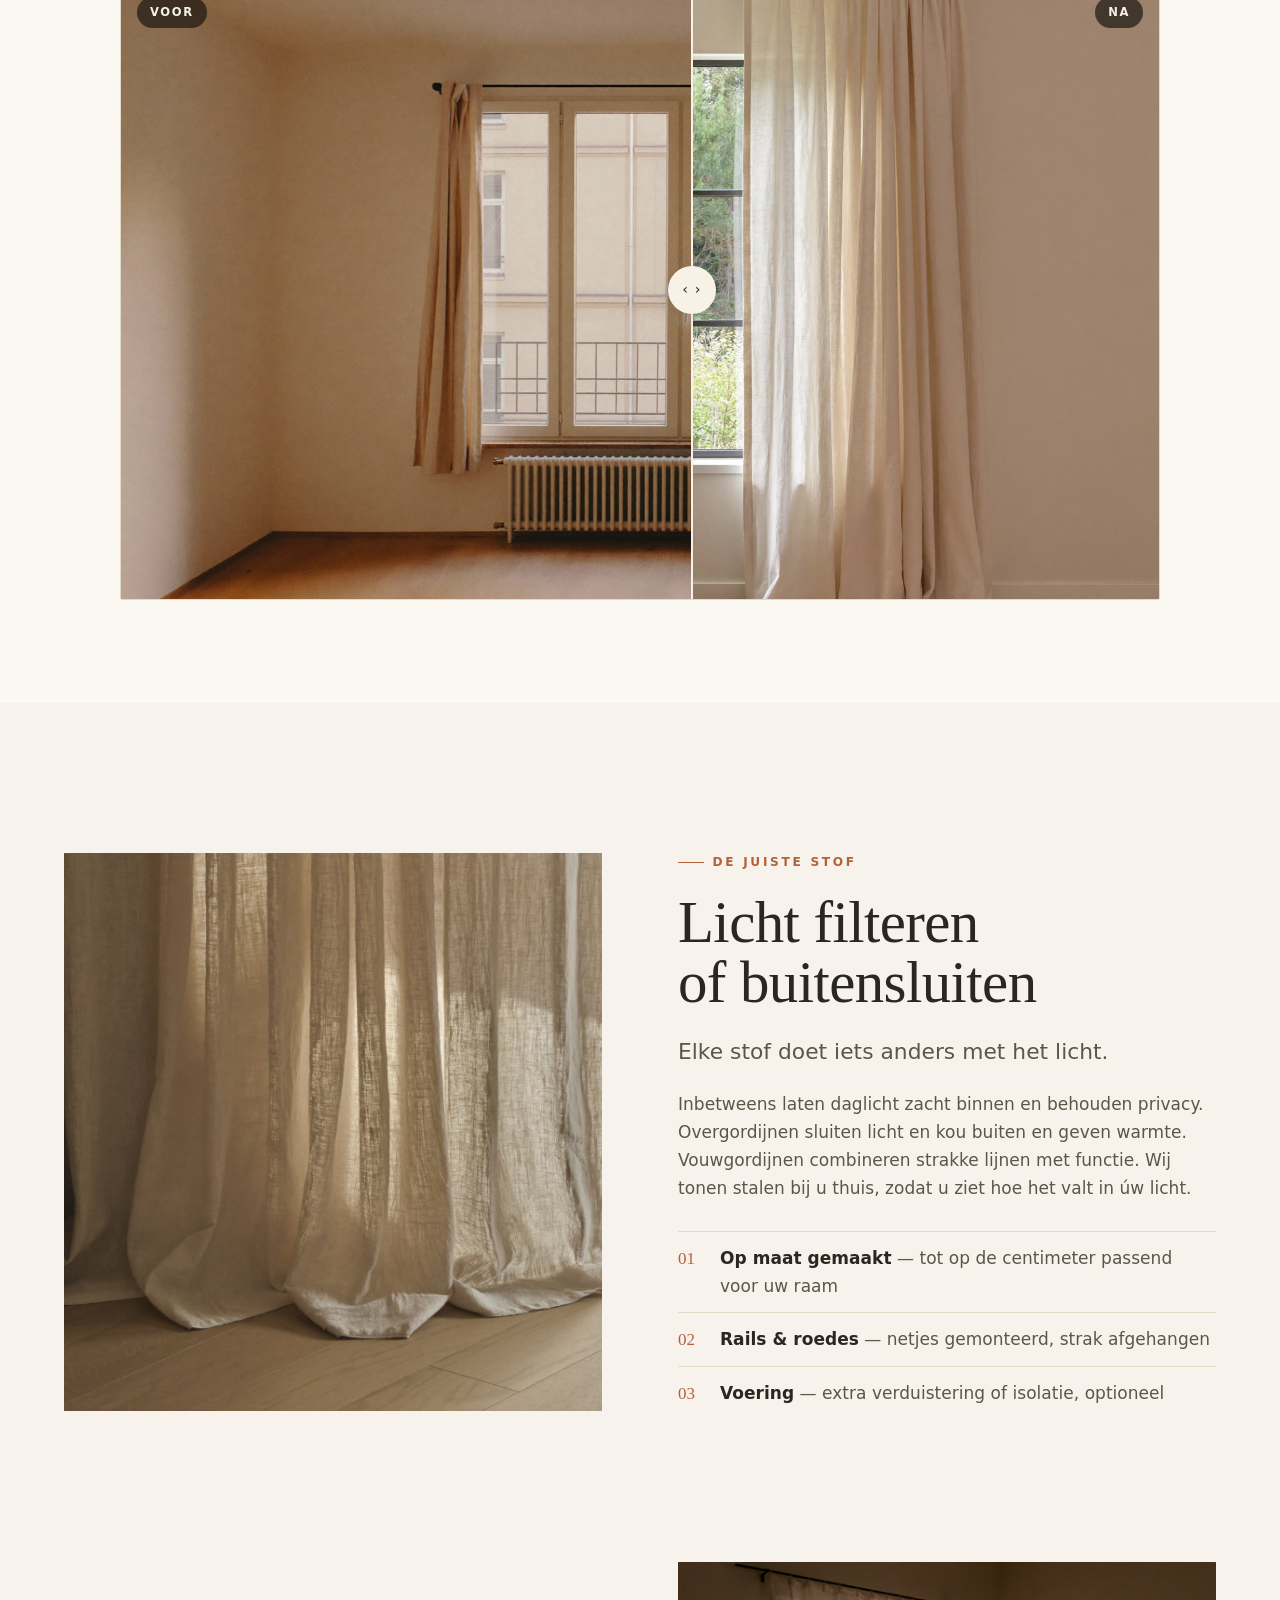
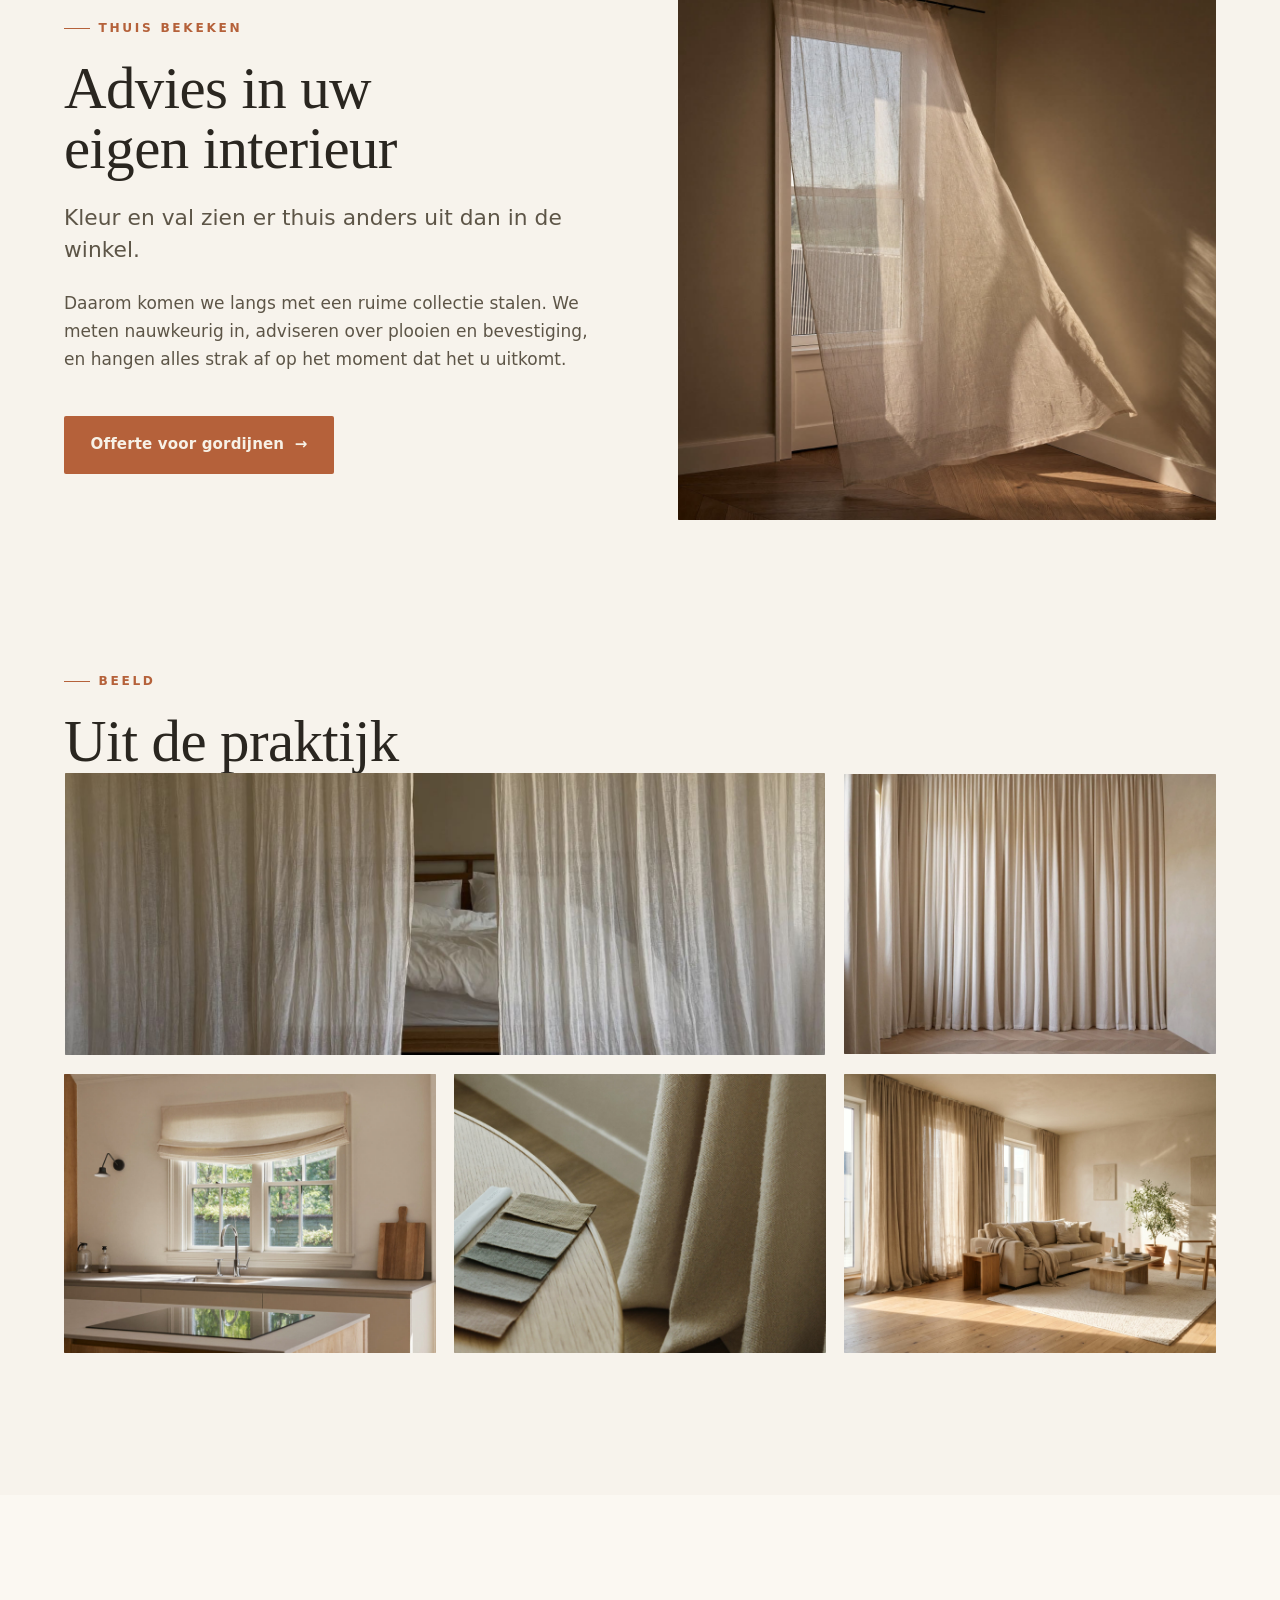
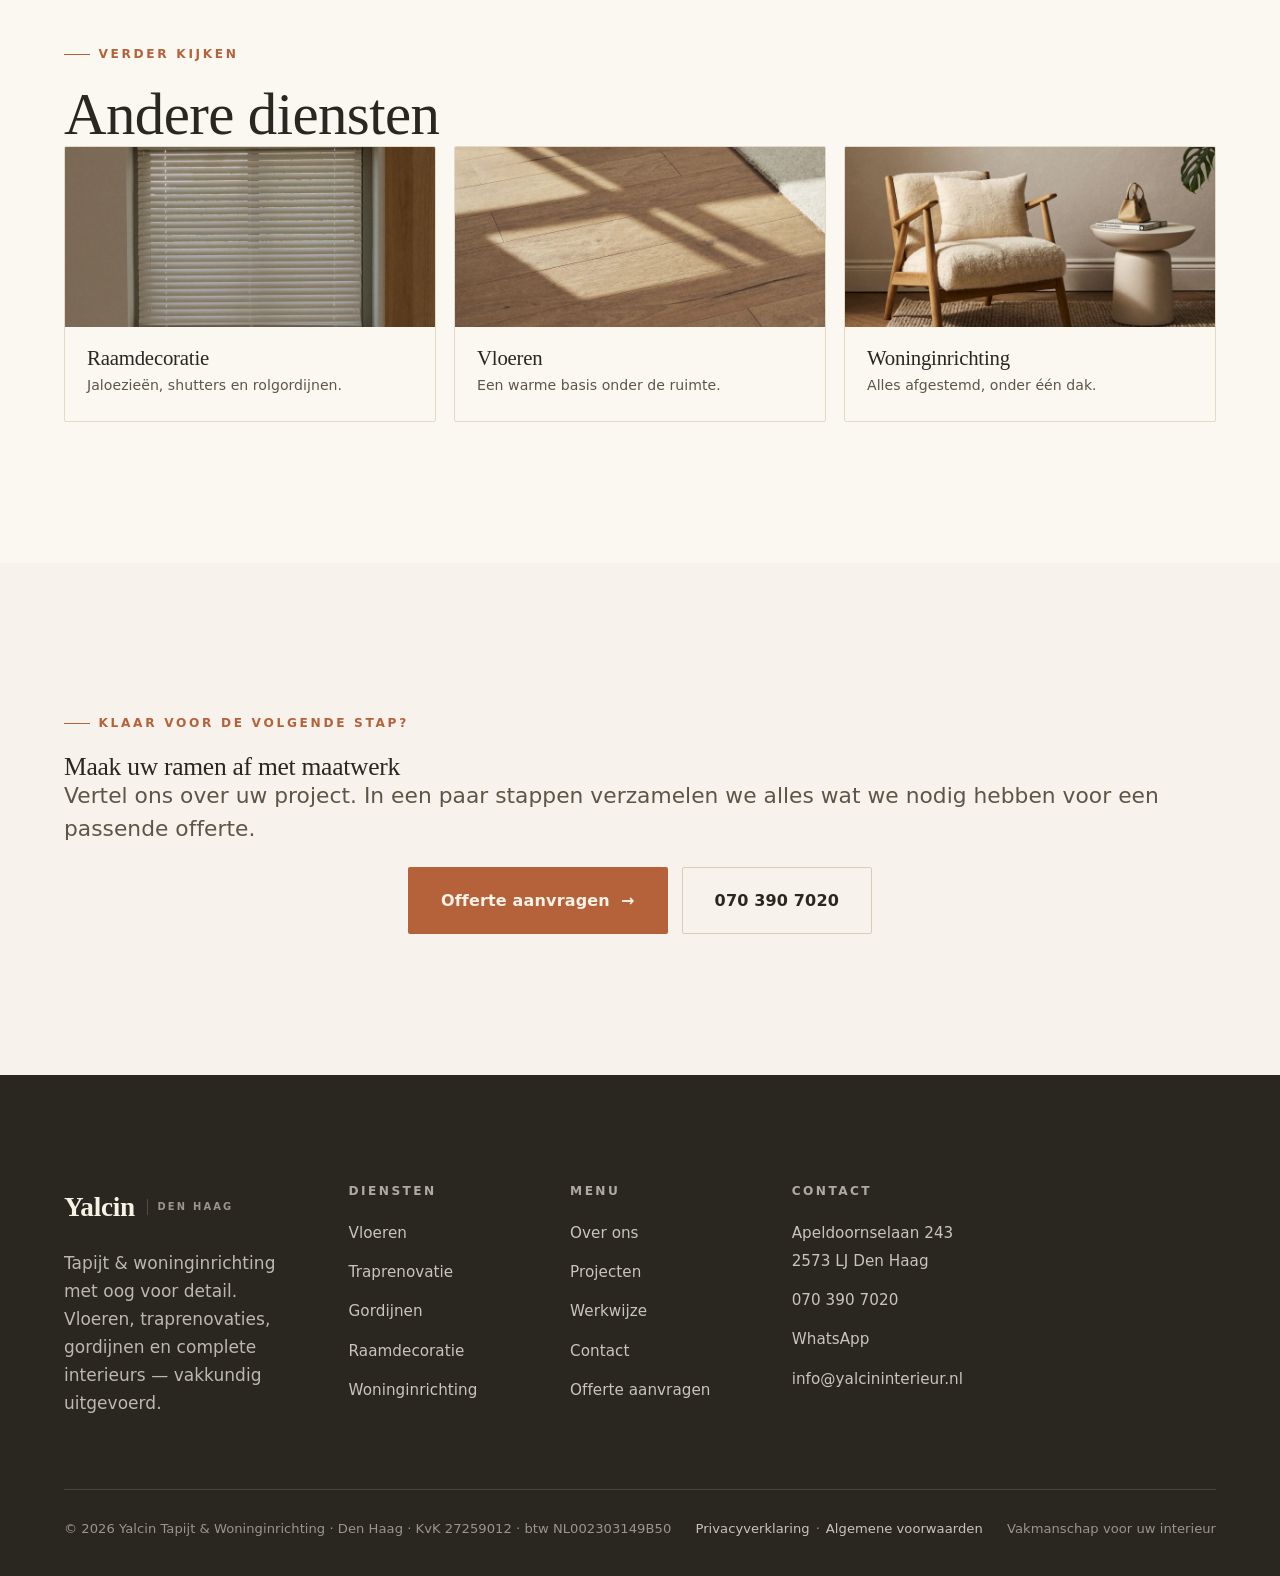
<file: projecten/gordijnen.html>
<!DOCTYPE html><html lang="nl"><head><meta charset="UTF-8"><meta name="viewport" content="width=device-width, initial-scale=1">
<title>Gordijnen — Yalcin Tapijt & Woninginrichting</title>
<meta name="description" content="Inbetweens, overgordijnen en vouwgordijnen op maat gemaakt en gehangen. Persoonlijk advies in Den Haag.">
<link rel="canonical" href="https://www.yalcininterieur.nl/projecten/gordijnen">
<meta property="og:type" content="website">
<meta property="og:site_name" content="Yalcin Tapijt &amp; Woninginrichting">
<meta property="og:title" content="Gordijnen — Yalcin Tapijt &amp; Woninginrichting">
<meta property="og:description" content="Inbetweens, overgordijnen en vouwgordijnen op maat gemaakt en gehangen. Persoonlijk advies in Den Haag.">
<meta property="og:url" content="https://www.yalcininterieur.nl/projecten/gordijnen">
<meta property="og:image" content="https://www.yalcininterieur.nl/assets/photo/hero-interieur.jpg">
<meta property="og:locale" content="nl_NL">
<meta name="twitter:card" content="summary_large_image">
<meta name="theme-color" content="#f7f3ec">
<link rel="icon" href="../favicon.svg" type="image/svg+xml"><link rel="preconnect" href="https://fonts.googleapis.com"><link rel="preconnect" href="https://fonts.gstatic.com" crossorigin><link href="https://fonts.googleapis.com/css2?family=Playfair+Display:ital,wght@0,500;0,600;1,500;1,600&family=Manrope:wght@400;500;600;700&display=swap" rel="stylesheet"><link rel="stylesheet" href="../styles.css"><link rel="stylesheet" href="../project.css"></head><body>
<header class="nav" data-nav><div class="nav-inner">
<a href="../index.html" class="brand" aria-label="Yalcin">Yalcin<span class="brand-tag">Den Haag</span></a>
<button class="nav-toggle" data-nav-toggle aria-label="Menu" aria-expanded="false"><span></span><span></span><span></span></button>
<nav class="nav-menu" data-nav-menu aria-label="Hoofdmenu">
<ul class="nav-links">
<li><a href="../webshop.html">Webshop</a></li>
<li><a href="../index.html#over">Over ons</a></li>
<li><a href="../index.html#diensten">Diensten</a></li>
<li><a href="../index.html#projecten">Projecten</a></li>
<li><a href="../index.html#werkwijze">Werkwijze</a></li>
<li><a href="../index.html#contact">Contact</a></li>
</ul>
<div class="nav-cta"><a href="tel:+31703907020" class="btn-text-hide" style="font-weight:600;font-size:.92rem;color:var(--ink)">070 390 7020</a><a href="../offerte.html" class="btn btn-primary">Offerte aanvragen <span class="arr">→</span></a></div>
</nav></div></header>
<main>
<section class="p-hero wrap"><div class="p-breadcrumb"><a href="../index.html">Home</a> <span>/</span> <a href="../index.html#diensten">Diensten</a> <span>/</span> <span>Gordijnen</span></div>
<span class="eyebrow">Gordijnen</span>
<h1>Stoffen die een ruimte zacht maken</h1>
<p class="p-hero-lead">Inbetweens, overgordijnen en vouwgordijnen — op maat gemaakt, perfect gehangen, afgestemd op licht en sfeer.</p>
<div class="p-meta"><div class="m"><div class="k">Soorten</div><div class="v">Inbetweens · Over · Vouw</div></div><div class="m"><div class="k">Op maat</div><div class="v">Inclusief inmeten</div></div><div class="m"><div class="k">Montage</div><div class="v">Rails & roedes geplaatst</div></div></div>
<div class="p-hero-img" data-reveal><div class="ph" data-parallax="0.05" data-src="../assets/photo/overgordijnen-woonkamer.jpg" data-label="projectfoto — overgordijnen woonkamer"></div></div>
</section>

<section class="ba-wrap"><div class="wrap"><div class="ba-head"><span class="eyebrow center">Voor &amp; na</span><h2 class="section-title">Sleep om het verschil te zien</h2></div>
<div class="ba" data-ba>
<div class="ba-img ba-before"><div class="ph" data-src="../assets/photo/kaal-raam.jpg" data-label="voor — kaal raam"></div></div>
<div class="ba-img ba-after"><div class="ph" data-src="../assets/photo/gehangen-gordijnen.jpg" data-label="na — gehangen gordijnen"></div></div>
<span class="ba-tag before">Voor</span><span class="ba-tag after">Na</span>
<div class="ba-handle"><span class="knob"></span></div>
</div></div></section>

<section class="section-pad wrap"><div class="p-editorial"><div class="p-ed-media" data-reveal><div class="ph" data-src="../assets/photo/gordijnstof-plooi.jpg" data-label="detail — gordijnstof plooi"></div></div>
<div class="p-ed-copy" data-reveal data-reveal-d="1"><span class="eyebrow">De juiste stof</span><h2 class="section-title">Licht filteren of buitensluiten</h2><p class="lead">Elke stof doet iets anders met het licht.</p><p>Inbetweens laten daglicht zacht binnen en behouden privacy. Overgordijnen sluiten licht en kou buiten en geven warmte. Vouwgordijnen combineren strakke lijnen met functie. Wij tonen stalen bij u thuis, zodat u ziet hoe het valt in úw licht.</p><ul class="p-features"><li><span class="ic">01</span><div><b>Op maat gemaakt</b> — tot op de centimeter passend voor uw raam</div></li><li><span class="ic">02</span><div><b>Rails & roedes</b> — netjes gemonteerd, strak afgehangen</div></li><li><span class="ic">03</span><div><b>Voering</b> — extra verduistering of isolatie, optioneel</div></li></ul></div></div></section>

<section class="section-pad wrap" style="padding-top:0"><div class="p-editorial flip"><div class="p-ed-media" data-reveal><div class="ph" data-src="../assets/photo/gordijn-met-inval-daglicht.jpg" data-label="sfeer — gordijn met inval daglicht"></div></div>
<div class="p-ed-copy" data-reveal data-reveal-d="1"><span class="eyebrow">Thuis bekeken</span><h2 class="section-title">Advies in uw eigen interieur</h2><p class="lead">Kleur en val zien er thuis anders uit dan in de winkel.</p><p>Daarom komen we langs met een ruime collectie stalen. We meten nauwkeurig in, adviseren over plooien en bevestiging, en hangen alles strak af op het moment dat het u uitkomt.</p><a href="../offerte.html" class="btn btn-primary" style="margin-top:1.6rem">Offerte voor gordijnen <span class="arr">→</span></a></div></div></section>

<section class="section-pad wrap" style="padding-top:0"><div class="section-head" data-reveal><div class="h-left"><span class="eyebrow">Beeld</span><h2 class="section-title">Uit de praktijk</h2></div></div>
<div class="p-gallery" data-reveal><div class="ph wide" data-src="../assets/photo/inbetweens-slaapkamer.jpg" data-label="galerij — inbetweens slaapkamer"></div><div class="ph" data-src="../assets/photo/overgordijnen-hoog.jpg" data-label="galerij — overgordijnen hoog"></div><div class="ph" data-src="../assets/photo/vouwgordijn-keuken.jpg" data-label="galerij — vouwgordijn keuken"></div><div class="ph" data-src="../assets/photo/stof-detail.jpg" data-label="galerij — stof detail"></div><div class="ph" data-src="../assets/photo/woonkamer-gordijnen.jpg" data-label="galerij — woonkamer gordijnen"></div></div></section>

<section class="section-pad wrap" style="background:var(--paper-2);border-radius:0;padding-inline:0"><div class="wrap"><div class="section-head" data-reveal><div class="h-left"><span class="eyebrow">Verder kijken</span><h2 class="section-title">Andere diensten</h2></div></div>
<div class="p-related"><a class="p-rel-card" href="raamdecoratie.html" data-reveal><div class="ph" data-src="../assets/photo/jaloezieen.jpg" data-label="dienst — jaloezieën"></div><div class="rc-body"><h4>Raamdecoratie</h4><p>Jaloezieën, shutters en rolgordijnen.</p></div></a><a class="p-rel-card" href="vloeren.html" data-reveal><div class="ph" data-src="../assets/photo/vloer.jpg" data-label="dienst — vloer"></div><div class="rc-body"><h4>Vloeren</h4><p>Een warme basis onder de ruimte.</p></div></a><a class="p-rel-card" href="woninginrichting.html" data-reveal><div class="ph" data-src="../assets/photo/interieur.jpg" data-label="dienst — interieur"></div><div class="rc-body"><h4>Woninginrichting</h4><p>Alles afgestemd, onder één dak.</p></div></a></div></div></section>

<section class="section-pad cta-banner"><div class="wrap" data-reveal><span class="eyebrow center">Klaar voor de volgende stap?</span><h2>Maak uw ramen af met maatwerk</h2><p class="lead">Vertel ons over uw project. In een paar stappen verzamelen we alles wat we nodig hebben voor een passende offerte.</p><div class="hero-actions" style="display:flex;gap:14px;justify-content:center;flex-wrap:wrap"><a href="../offerte.html" class="btn btn-primary btn-lg">Offerte aanvragen <span class="arr">→</span></a><a href="tel:+31703907020" class="btn btn-ghost btn-lg">070 390 7020</a></div></div></section>
</main>
<footer class="footer"><div class="wrap-wide"><div class="footer-grid">
<div class="footer-intro"><a href="../index.html" class="brand" style="font-size:1.7rem">Yalcin<span class="brand-tag">Den Haag</span></a><p style="margin-top:1.2rem">Tapijt &amp; woninginrichting met oog voor detail. Vloeren, traprenovaties, gordijnen en complete interieurs — vakkundig uitgevoerd.</p></div>
<div><h4>Diensten</h4><ul class="footer-links"><li><a href="vloeren.html">Vloeren</a></li><li><a href="traprenovatie.html">Traprenovatie</a></li><li><a href="gordijnen.html">Gordijnen</a></li><li><a href="raamdecoratie.html">Raamdecoratie</a></li><li><a href="woninginrichting.html">Woninginrichting</a></li></ul></div>
<div><h4>Menu</h4><ul class="footer-links"><li><a href="../index.html#over">Over ons</a></li><li><a href="../index.html#projecten">Projecten</a></li><li><a href="../index.html#werkwijze">Werkwijze</a></li><li><a href="../index.html#contact">Contact</a></li><li><a href="../offerte.html">Offerte aanvragen</a></li></ul></div>
<div><h4>Contact</h4><ul class="footer-links"><li><a href="https://www.google.com/maps?q=Apeldoornselaan+243,+2573+LJ+Den+Haag" target="_blank" rel="noopener">Apeldoornselaan 243<br>2573 LJ Den Haag</a></li><li><a href="tel:+31703907020">070 390 7020</a></li><li><a href="https://wa.me/31703907020" target="_blank" rel="noopener">WhatsApp</a></li><li><a href="mailto:info@yalcininterieur.nl">info@yalcininterieur.nl</a></li></ul></div>
</div><div class="footer-bottom"><span>© <span class="yr"></span> Yalcin Tapijt &amp; Woninginrichting · Den Haag · KvK 27259012 · btw NL002303149B50</span><span class="footer-legal"><a href="../privacy.html">Privacyverklaring</a> · <a href="../voorwaarden.html">Algemene voorwaarden</a></span><span>Vakmanschap voor uw interieur</span></div></div></footer>
<div class="cookie" data-cookie role="dialog" aria-label="Cookievoorkeuren"><h4>Cookies</h4><p>We gebruiken alleen functionele cookies en — met uw toestemming — cookies om de website te verbeteren. Lees meer in onze <a href="../privacy.html">privacyverklaring</a>.</p><div class="cookie-actions"><button class="btn btn-primary" data-cookie-choice="all">Accepteren</button><button class="btn btn-ghost" data-cookie-choice="essential">Alleen functioneel</button></div></div>
<script src="../main.js"></script>
<script>document.querySelectorAll('.yr').forEach(e=>e.textContent=new Date().getFullYear());</script>
</body></html>
</file>
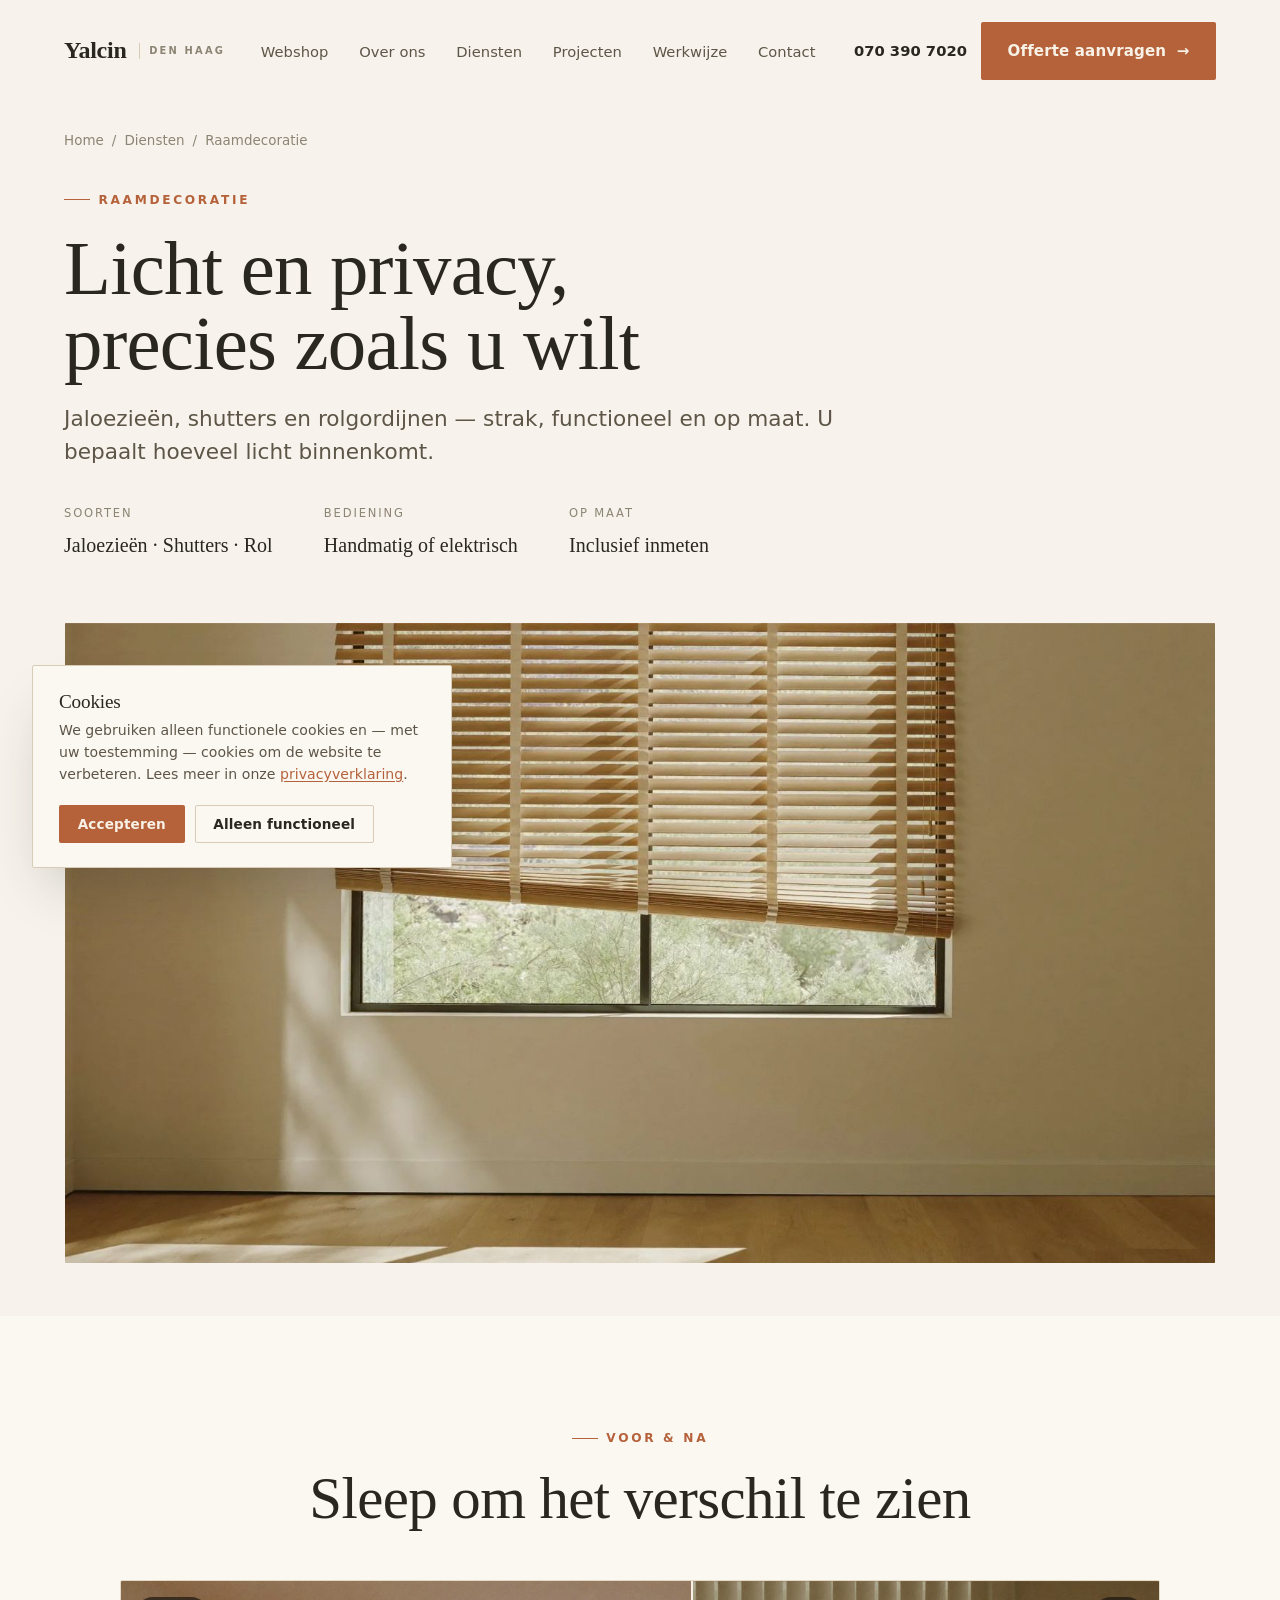
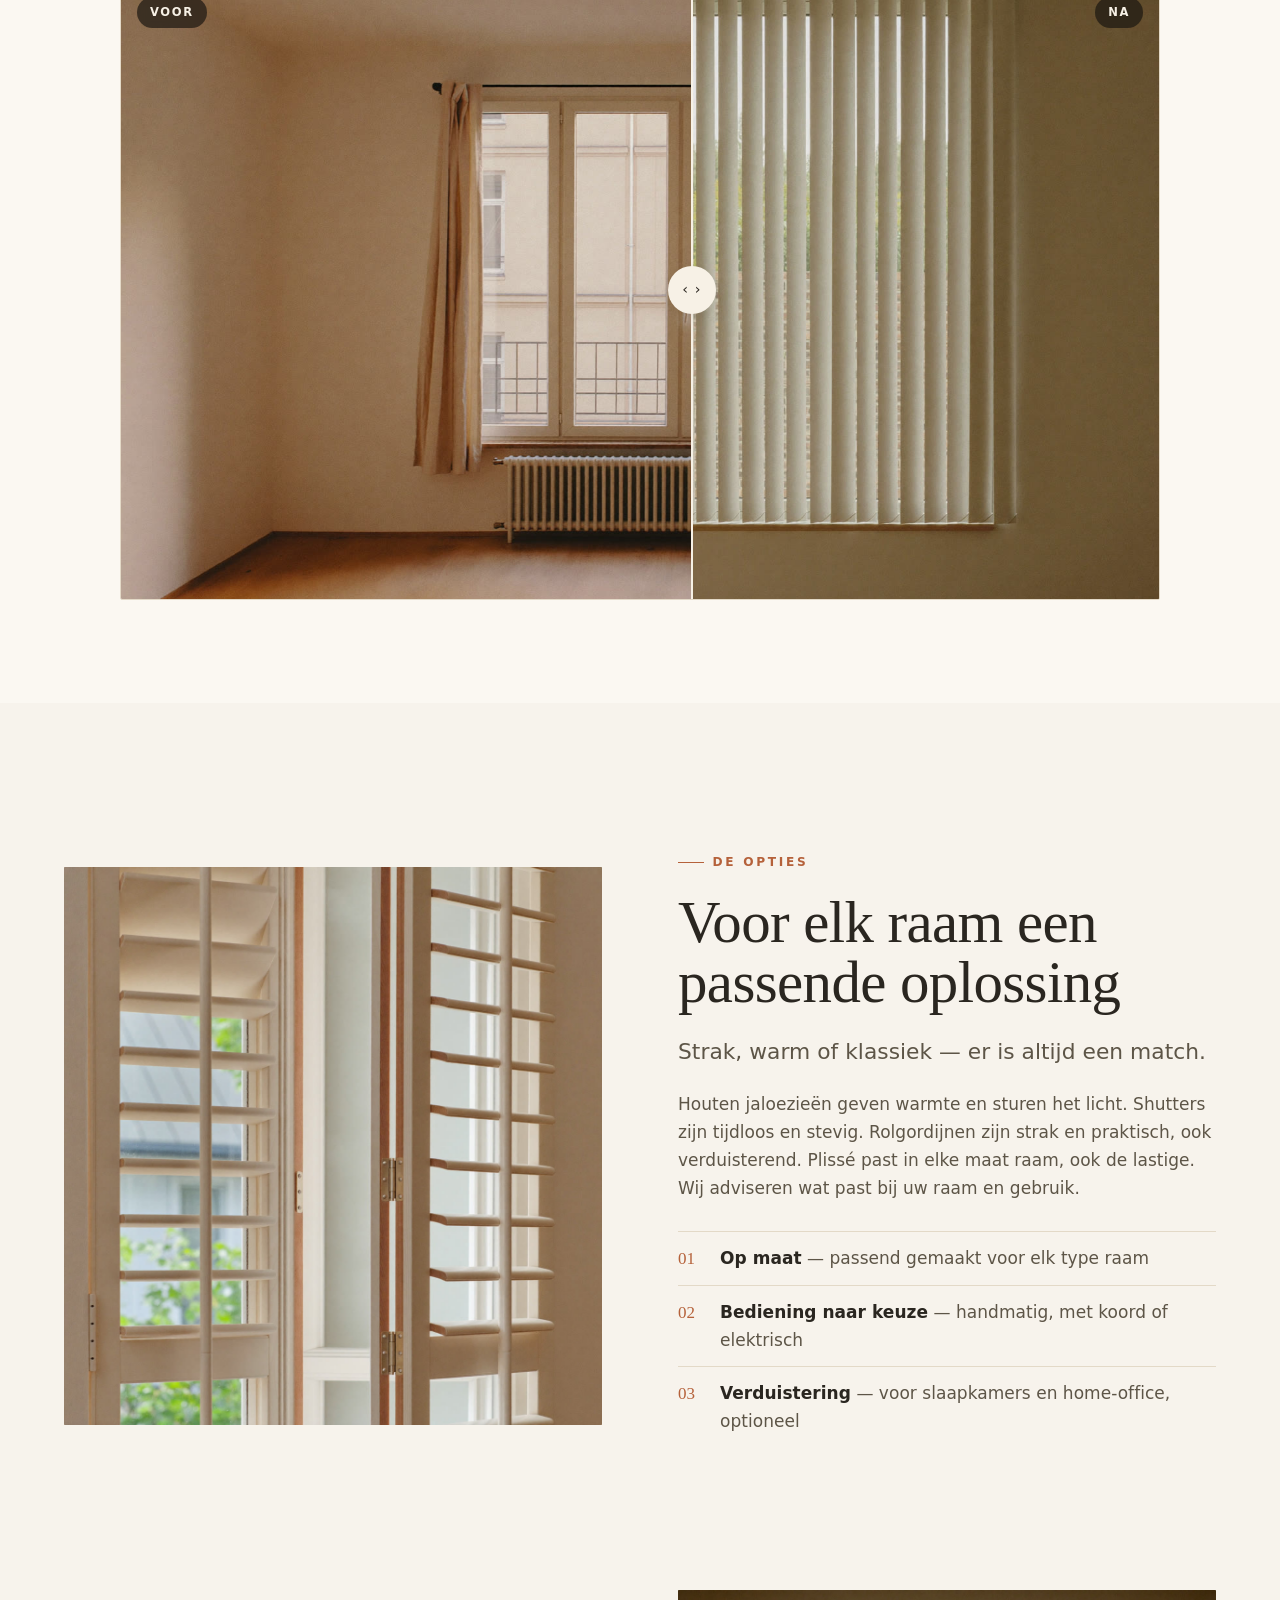
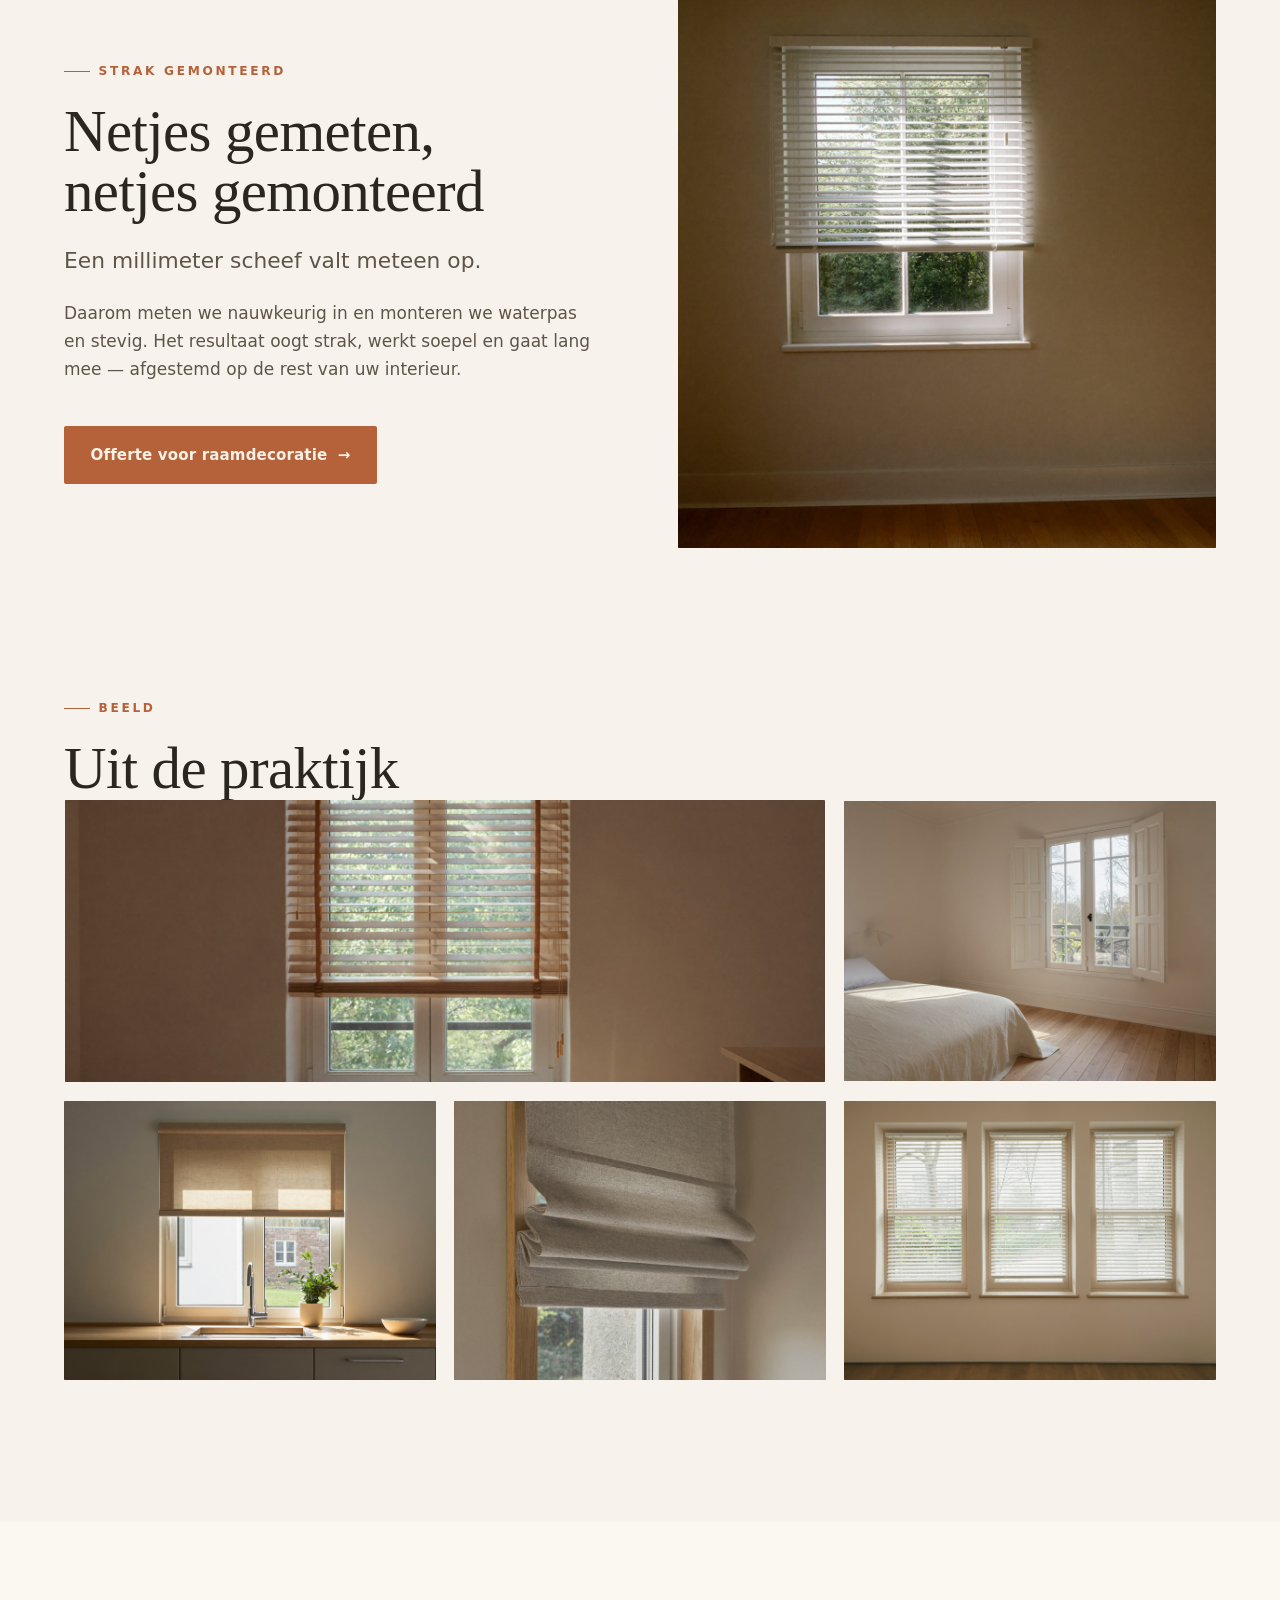
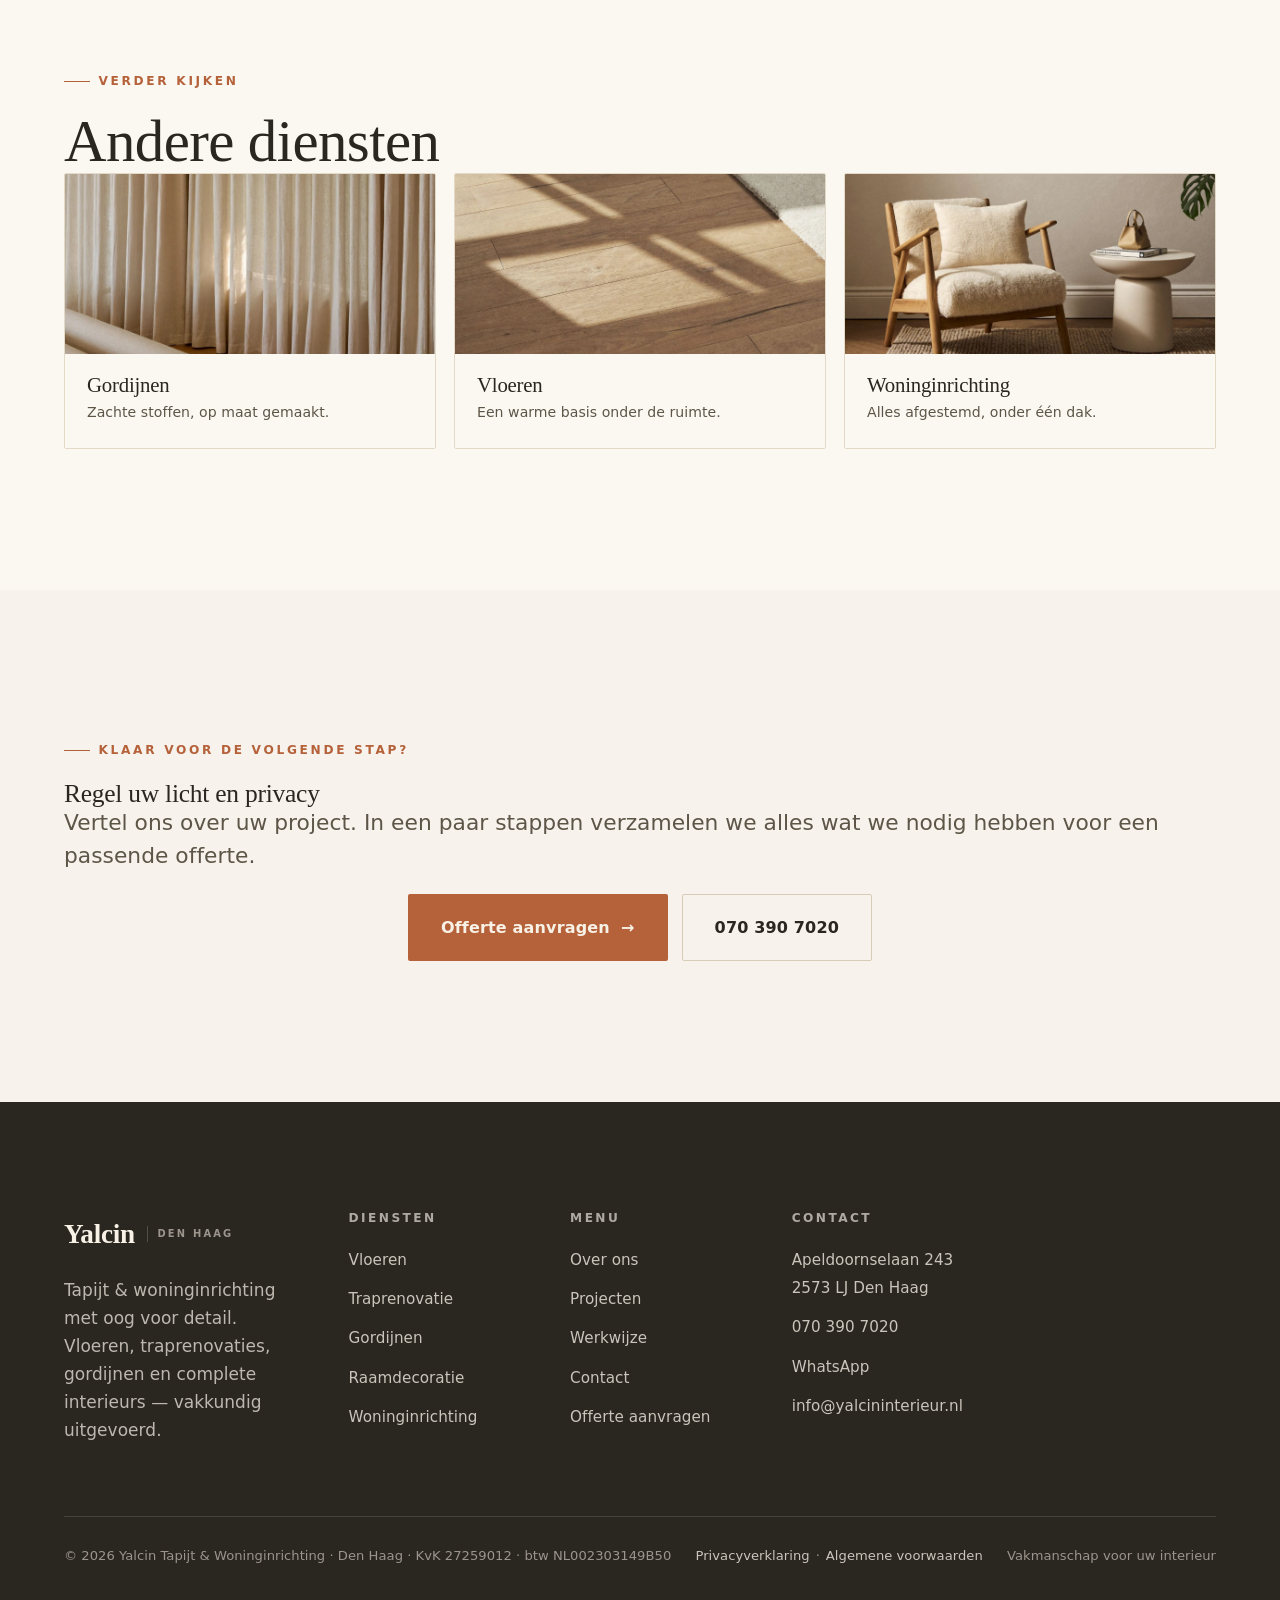
<file: projecten/raamdecoratie.html>
<!DOCTYPE html><html lang="nl"><head><meta charset="UTF-8"><meta name="viewport" content="width=device-width, initial-scale=1">
<title>Raamdecoratie — Yalcin Tapijt & Woninginrichting</title>
<meta name="description" content="Jaloezieën, shutters, rolgordijnen en plissé op maat. Regel licht en privacy precies zoals u wilt.">
<link rel="canonical" href="https://www.yalcininterieur.nl/projecten/raamdecoratie">
<meta property="og:type" content="website">
<meta property="og:site_name" content="Yalcin Tapijt &amp; Woninginrichting">
<meta property="og:title" content="Raamdecoratie — Yalcin Tapijt &amp; Woninginrichting">
<meta property="og:description" content="Jaloezieën, shutters, rolgordijnen en plissé op maat. Regel licht en privacy precies zoals u wilt.">
<meta property="og:url" content="https://www.yalcininterieur.nl/projecten/raamdecoratie">
<meta property="og:image" content="https://www.yalcininterieur.nl/assets/photo/hero-interieur.jpg">
<meta property="og:locale" content="nl_NL">
<meta name="twitter:card" content="summary_large_image">
<meta name="theme-color" content="#f7f3ec">
<link rel="icon" href="../favicon.svg" type="image/svg+xml"><link rel="preconnect" href="https://fonts.googleapis.com"><link rel="preconnect" href="https://fonts.gstatic.com" crossorigin><link href="https://fonts.googleapis.com/css2?family=Playfair+Display:ital,wght@0,500;0,600;1,500;1,600&family=Manrope:wght@400;500;600;700&display=swap" rel="stylesheet"><link rel="stylesheet" href="../styles.css"><link rel="stylesheet" href="../project.css"></head><body>
<header class="nav" data-nav><div class="nav-inner">
<a href="../index.html" class="brand" aria-label="Yalcin">Yalcin<span class="brand-tag">Den Haag</span></a>
<button class="nav-toggle" data-nav-toggle aria-label="Menu" aria-expanded="false"><span></span><span></span><span></span></button>
<nav class="nav-menu" data-nav-menu aria-label="Hoofdmenu">
<ul class="nav-links">
<li><a href="../webshop.html">Webshop</a></li>
<li><a href="../index.html#over">Over ons</a></li>
<li><a href="../index.html#diensten">Diensten</a></li>
<li><a href="../index.html#projecten">Projecten</a></li>
<li><a href="../index.html#werkwijze">Werkwijze</a></li>
<li><a href="../index.html#contact">Contact</a></li>
</ul>
<div class="nav-cta"><a href="tel:+31703907020" class="btn-text-hide" style="font-weight:600;font-size:.92rem;color:var(--ink)">070 390 7020</a><a href="../offerte.html" class="btn btn-primary">Offerte aanvragen <span class="arr">→</span></a></div>
</nav></div></header>
<main>
<section class="p-hero wrap"><div class="p-breadcrumb"><a href="../index.html">Home</a> <span>/</span> <a href="../index.html#diensten">Diensten</a> <span>/</span> <span>Raamdecoratie</span></div>
<span class="eyebrow">Raamdecoratie</span>
<h1>Licht en privacy, precies zoals u wilt</h1>
<p class="p-hero-lead">Jaloezieën, shutters en rolgordijnen — strak, functioneel en op maat. U bepaalt hoeveel licht binnenkomt.</p>
<div class="p-meta"><div class="m"><div class="k">Soorten</div><div class="v">Jaloezieën · Shutters · Rol</div></div><div class="m"><div class="k">Bediening</div><div class="v">Handmatig of elektrisch</div></div><div class="m"><div class="k">Op maat</div><div class="v">Inclusief inmeten</div></div></div>
<div class="p-hero-img" data-reveal><div class="ph" data-parallax="0.05" data-src="../assets/photo/houten-jaloezieen.jpg" data-label="projectfoto — houten jaloezieën"></div></div>
</section>

<section class="ba-wrap"><div class="wrap"><div class="ba-head"><span class="eyebrow center">Voor &amp; na</span><h2 class="section-title">Sleep om het verschil te zien</h2></div>
<div class="ba" data-ba>
<div class="ba-img ba-before"><div class="ph" data-src="../assets/photo/kaal-raam.jpg" data-label="voor — kaal raam"></div></div>
<div class="ba-img ba-after"><div class="ph" data-src="../assets/photo/jaloezieen-gemonteerd.jpg" data-label="na — jaloezieën gemonteerd"></div></div>
<span class="ba-tag before">Voor</span><span class="ba-tag after">Na</span>
<div class="ba-handle"><span class="knob"></span></div>
</div></div></section>

<section class="section-pad wrap"><div class="p-editorial"><div class="p-ed-media" data-reveal><div class="ph" data-src="../assets/photo/shutter-lamellen.jpg" data-label="detail — shutter lamellen"></div></div>
<div class="p-ed-copy" data-reveal data-reveal-d="1"><span class="eyebrow">De opties</span><h2 class="section-title">Voor elk raam een passende oplossing</h2><p class="lead">Strak, warm of klassiek — er is altijd een match.</p><p>Houten jaloezieën geven warmte en sturen het licht. Shutters zijn tijdloos en stevig. Rolgordijnen zijn strak en praktisch, ook verduisterend. Plissé past in elke maat raam, ook de lastige. Wij adviseren wat past bij uw raam en gebruik.</p><ul class="p-features"><li><span class="ic">01</span><div><b>Op maat</b> — passend gemaakt voor elk type raam</div></li><li><span class="ic">02</span><div><b>Bediening naar keuze</b> — handmatig, met koord of elektrisch</div></li><li><span class="ic">03</span><div><b>Verduistering</b> — voor slaapkamers en home-office, optioneel</div></li></ul></div></div></section>

<section class="section-pad wrap" style="padding-top:0"><div class="p-editorial flip"><div class="p-ed-media" data-reveal><div class="ph" data-src="../assets/photo/raam-met-jaloezieen-licht.jpg" data-label="sfeer — raam met jaloezieën licht"></div></div>
<div class="p-ed-copy" data-reveal data-reveal-d="1"><span class="eyebrow">Strak gemonteerd</span><h2 class="section-title">Netjes gemeten, netjes gemonteerd</h2><p class="lead">Een millimeter scheef valt meteen op.</p><p>Daarom meten we nauwkeurig in en monteren we waterpas en stevig. Het resultaat oogt strak, werkt soepel en gaat lang mee — afgestemd op de rest van uw interieur.</p><a href="../offerte.html" class="btn btn-primary" style="margin-top:1.6rem">Offerte voor raamdecoratie <span class="arr">→</span></a></div></div></section>

<section class="section-pad wrap" style="padding-top:0"><div class="section-head" data-reveal><div class="h-left"><span class="eyebrow">Beeld</span><h2 class="section-title">Uit de praktijk</h2></div></div>
<div class="p-gallery" data-reveal><div class="ph wide" data-src="../assets/photo/jaloezieen-woonkamer.jpg" data-label="galerij — jaloezieën woonkamer"></div><div class="ph" data-src="../assets/photo/shutters-slaapkamer.jpg" data-label="galerij — shutters slaapkamer"></div><div class="ph" data-src="../assets/photo/rolgordijn-keuken.jpg" data-label="galerij — rolgordijn keuken"></div><div class="ph" data-src="../assets/photo/plisse-detail.jpg" data-label="galerij — plissé detail"></div><div class="ph" data-src="../assets/photo/raam-reeks.jpg" data-label="galerij — raam reeks"></div></div></section>

<section class="section-pad wrap" style="background:var(--paper-2);border-radius:0;padding-inline:0"><div class="wrap"><div class="section-head" data-reveal><div class="h-left"><span class="eyebrow">Verder kijken</span><h2 class="section-title">Andere diensten</h2></div></div>
<div class="p-related"><a class="p-rel-card" href="gordijnen.html" data-reveal><div class="ph" data-src="../assets/photo/gordijnen.jpg" data-label="dienst — gordijnen"></div><div class="rc-body"><h4>Gordijnen</h4><p>Zachte stoffen, op maat gemaakt.</p></div></a><a class="p-rel-card" href="vloeren.html" data-reveal><div class="ph" data-src="../assets/photo/vloer.jpg" data-label="dienst — vloer"></div><div class="rc-body"><h4>Vloeren</h4><p>Een warme basis onder de ruimte.</p></div></a><a class="p-rel-card" href="woninginrichting.html" data-reveal><div class="ph" data-src="../assets/photo/interieur.jpg" data-label="dienst — interieur"></div><div class="rc-body"><h4>Woninginrichting</h4><p>Alles afgestemd, onder één dak.</p></div></a></div></div></section>

<section class="section-pad cta-banner"><div class="wrap" data-reveal><span class="eyebrow center">Klaar voor de volgende stap?</span><h2>Regel uw licht en privacy</h2><p class="lead">Vertel ons over uw project. In een paar stappen verzamelen we alles wat we nodig hebben voor een passende offerte.</p><div class="hero-actions" style="display:flex;gap:14px;justify-content:center;flex-wrap:wrap"><a href="../offerte.html" class="btn btn-primary btn-lg">Offerte aanvragen <span class="arr">→</span></a><a href="tel:+31703907020" class="btn btn-ghost btn-lg">070 390 7020</a></div></div></section>
</main>
<footer class="footer"><div class="wrap-wide"><div class="footer-grid">
<div class="footer-intro"><a href="../index.html" class="brand" style="font-size:1.7rem">Yalcin<span class="brand-tag">Den Haag</span></a><p style="margin-top:1.2rem">Tapijt &amp; woninginrichting met oog voor detail. Vloeren, traprenovaties, gordijnen en complete interieurs — vakkundig uitgevoerd.</p></div>
<div><h4>Diensten</h4><ul class="footer-links"><li><a href="vloeren.html">Vloeren</a></li><li><a href="traprenovatie.html">Traprenovatie</a></li><li><a href="gordijnen.html">Gordijnen</a></li><li><a href="raamdecoratie.html">Raamdecoratie</a></li><li><a href="woninginrichting.html">Woninginrichting</a></li></ul></div>
<div><h4>Menu</h4><ul class="footer-links"><li><a href="../index.html#over">Over ons</a></li><li><a href="../index.html#projecten">Projecten</a></li><li><a href="../index.html#werkwijze">Werkwijze</a></li><li><a href="../index.html#contact">Contact</a></li><li><a href="../offerte.html">Offerte aanvragen</a></li></ul></div>
<div><h4>Contact</h4><ul class="footer-links"><li><a href="https://www.google.com/maps?q=Apeldoornselaan+243,+2573+LJ+Den+Haag" target="_blank" rel="noopener">Apeldoornselaan 243<br>2573 LJ Den Haag</a></li><li><a href="tel:+31703907020">070 390 7020</a></li><li><a href="https://wa.me/31703907020" target="_blank" rel="noopener">WhatsApp</a></li><li><a href="mailto:info@yalcininterieur.nl">info@yalcininterieur.nl</a></li></ul></div>
</div><div class="footer-bottom"><span>© <span class="yr"></span> Yalcin Tapijt &amp; Woninginrichting · Den Haag · KvK 27259012 · btw NL002303149B50</span><span class="footer-legal"><a href="../privacy.html">Privacyverklaring</a> · <a href="../voorwaarden.html">Algemene voorwaarden</a></span><span>Vakmanschap voor uw interieur</span></div></div></footer>
<div class="cookie" data-cookie role="dialog" aria-label="Cookievoorkeuren"><h4>Cookies</h4><p>We gebruiken alleen functionele cookies en — met uw toestemming — cookies om de website te verbeteren. Lees meer in onze <a href="../privacy.html">privacyverklaring</a>.</p><div class="cookie-actions"><button class="btn btn-primary" data-cookie-choice="all">Accepteren</button><button class="btn btn-ghost" data-cookie-choice="essential">Alleen functioneel</button></div></div>
<script src="../main.js"></script>
<script>document.querySelectorAll('.yr').forEach(e=>e.textContent=new Date().getFullYear());</script>
</body></html>
</file>
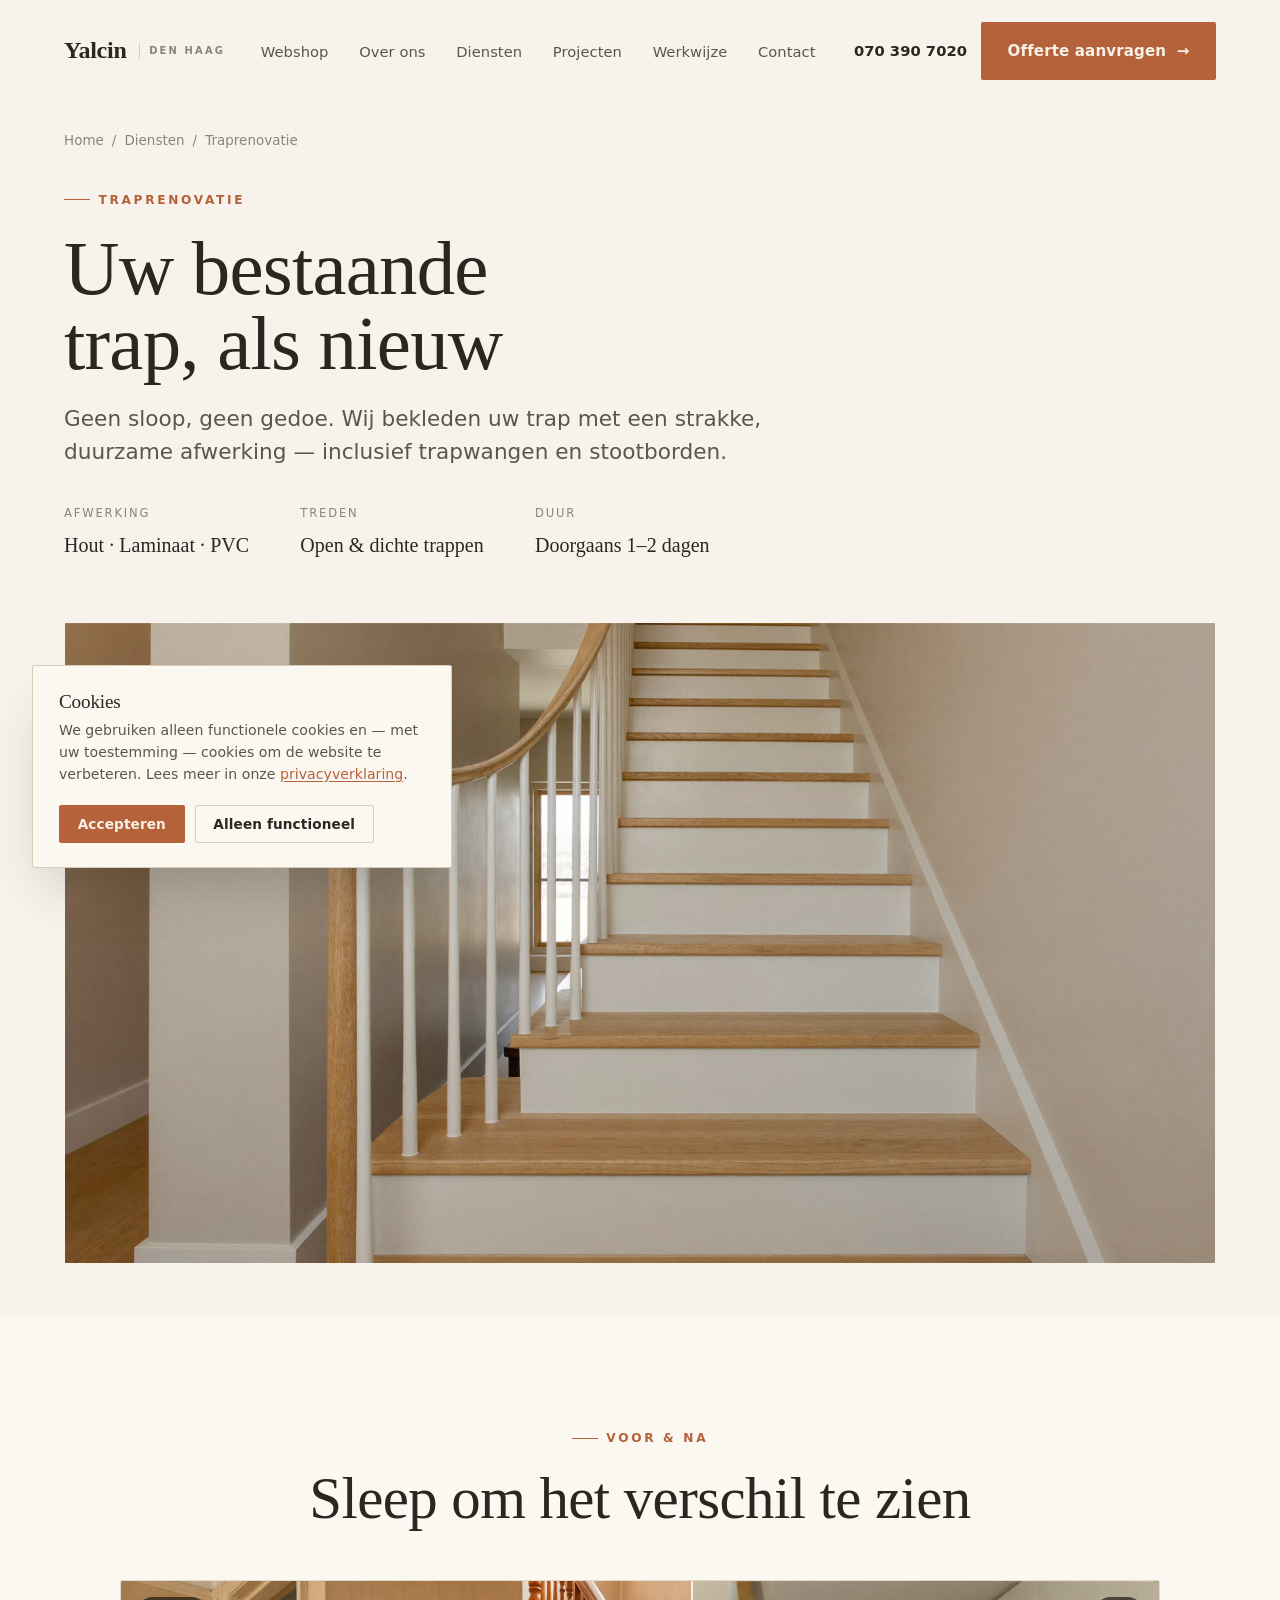
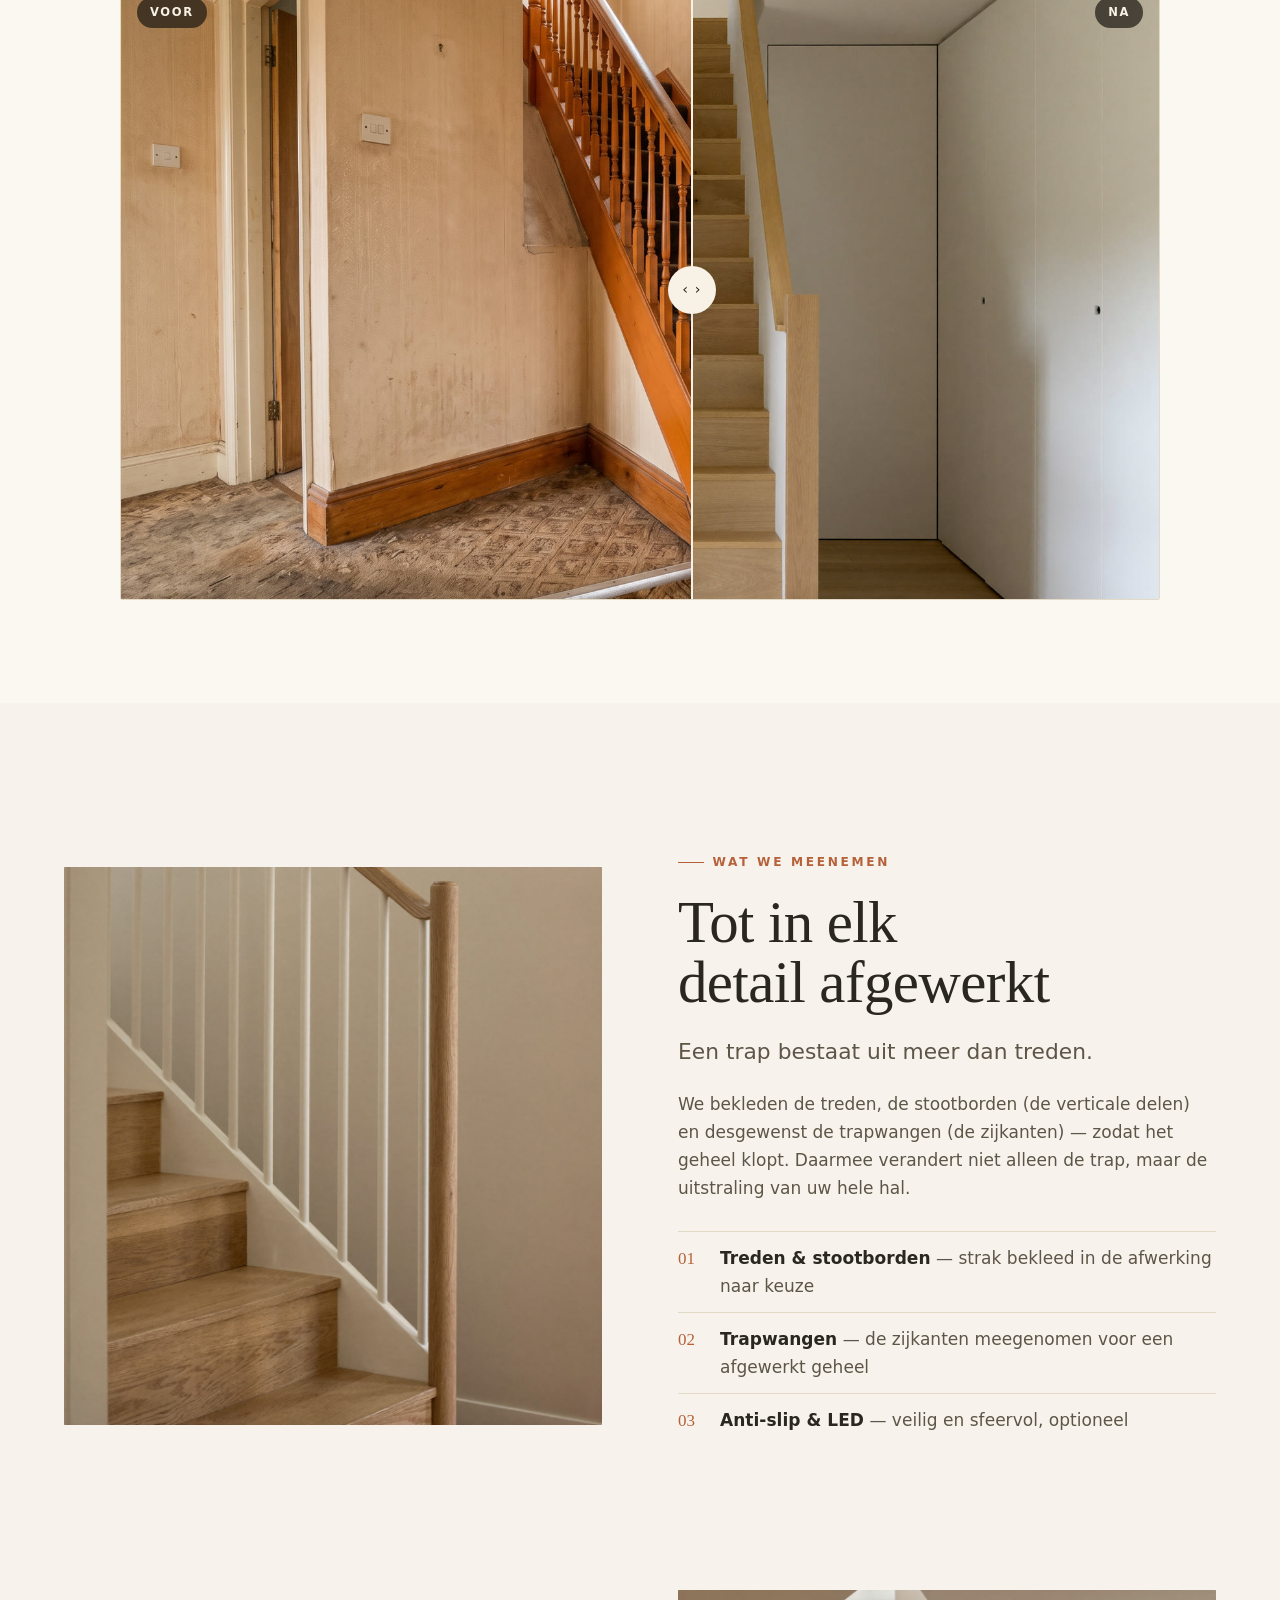
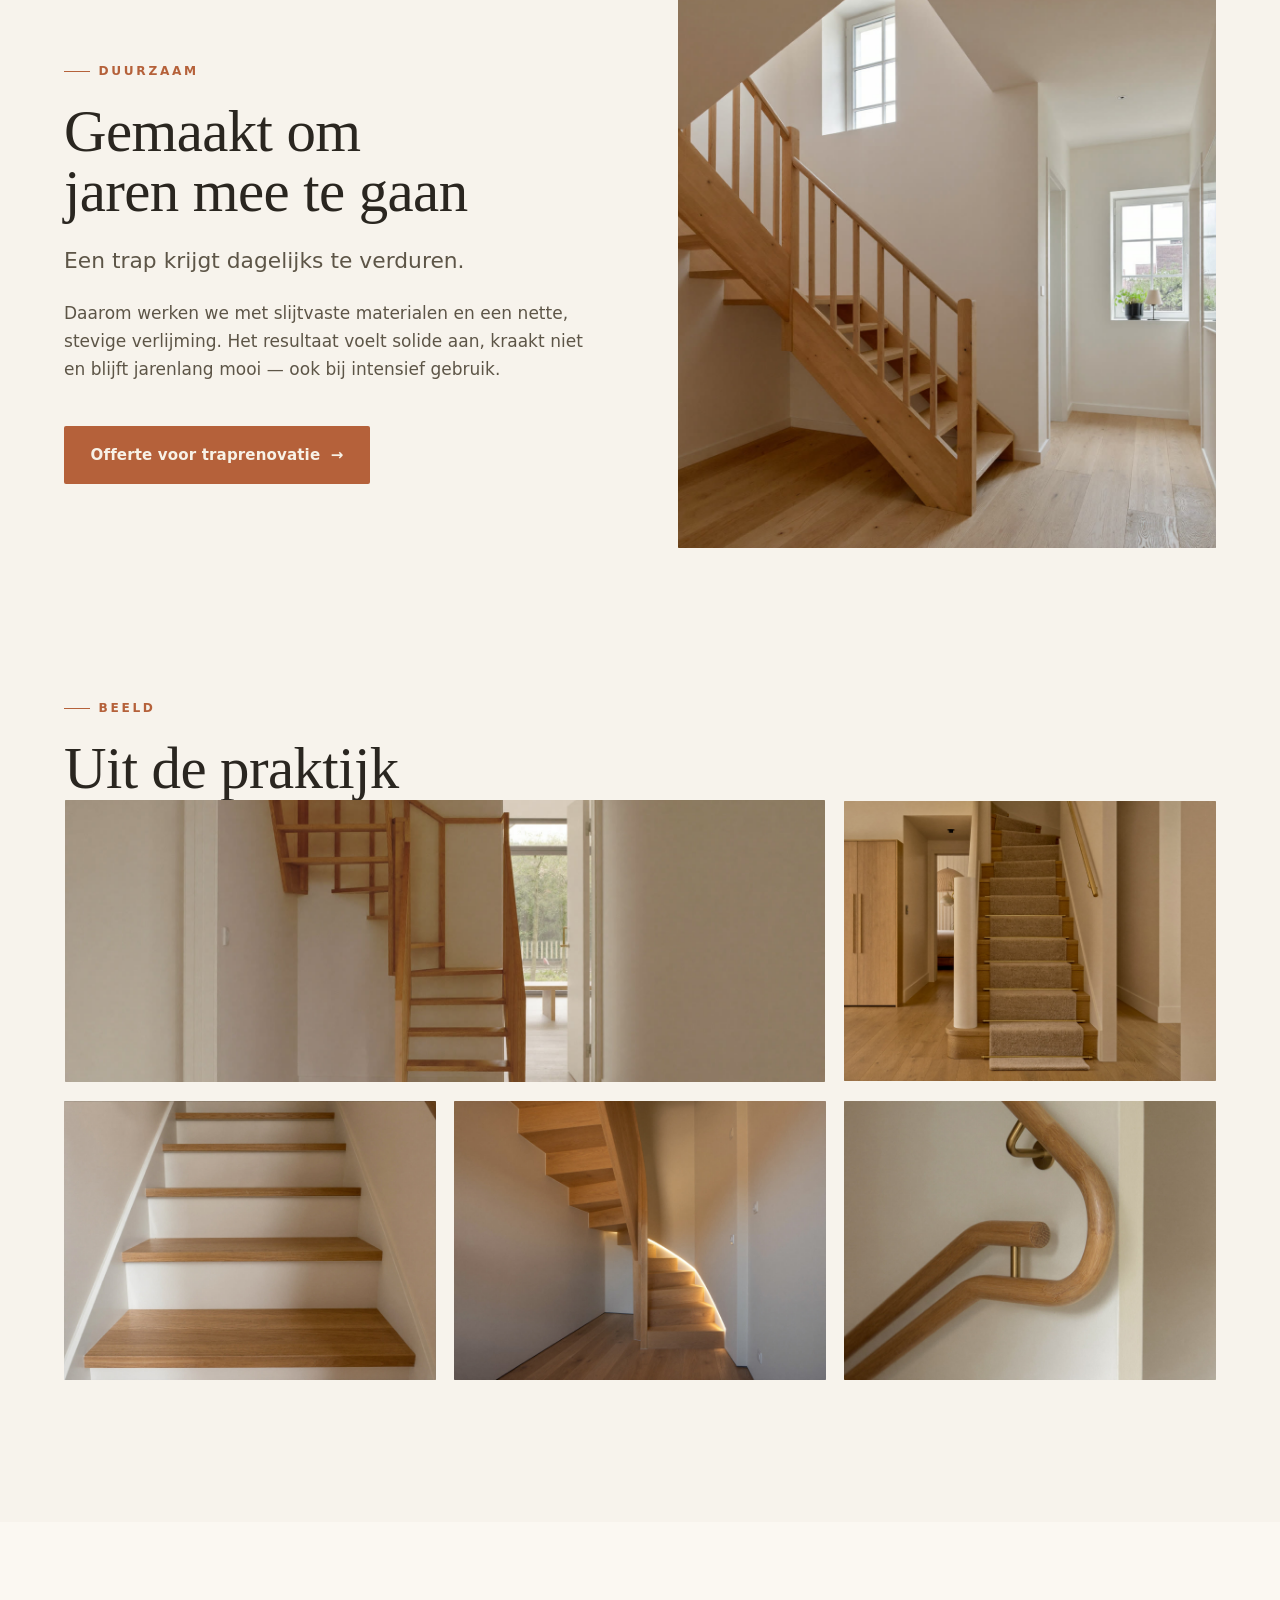
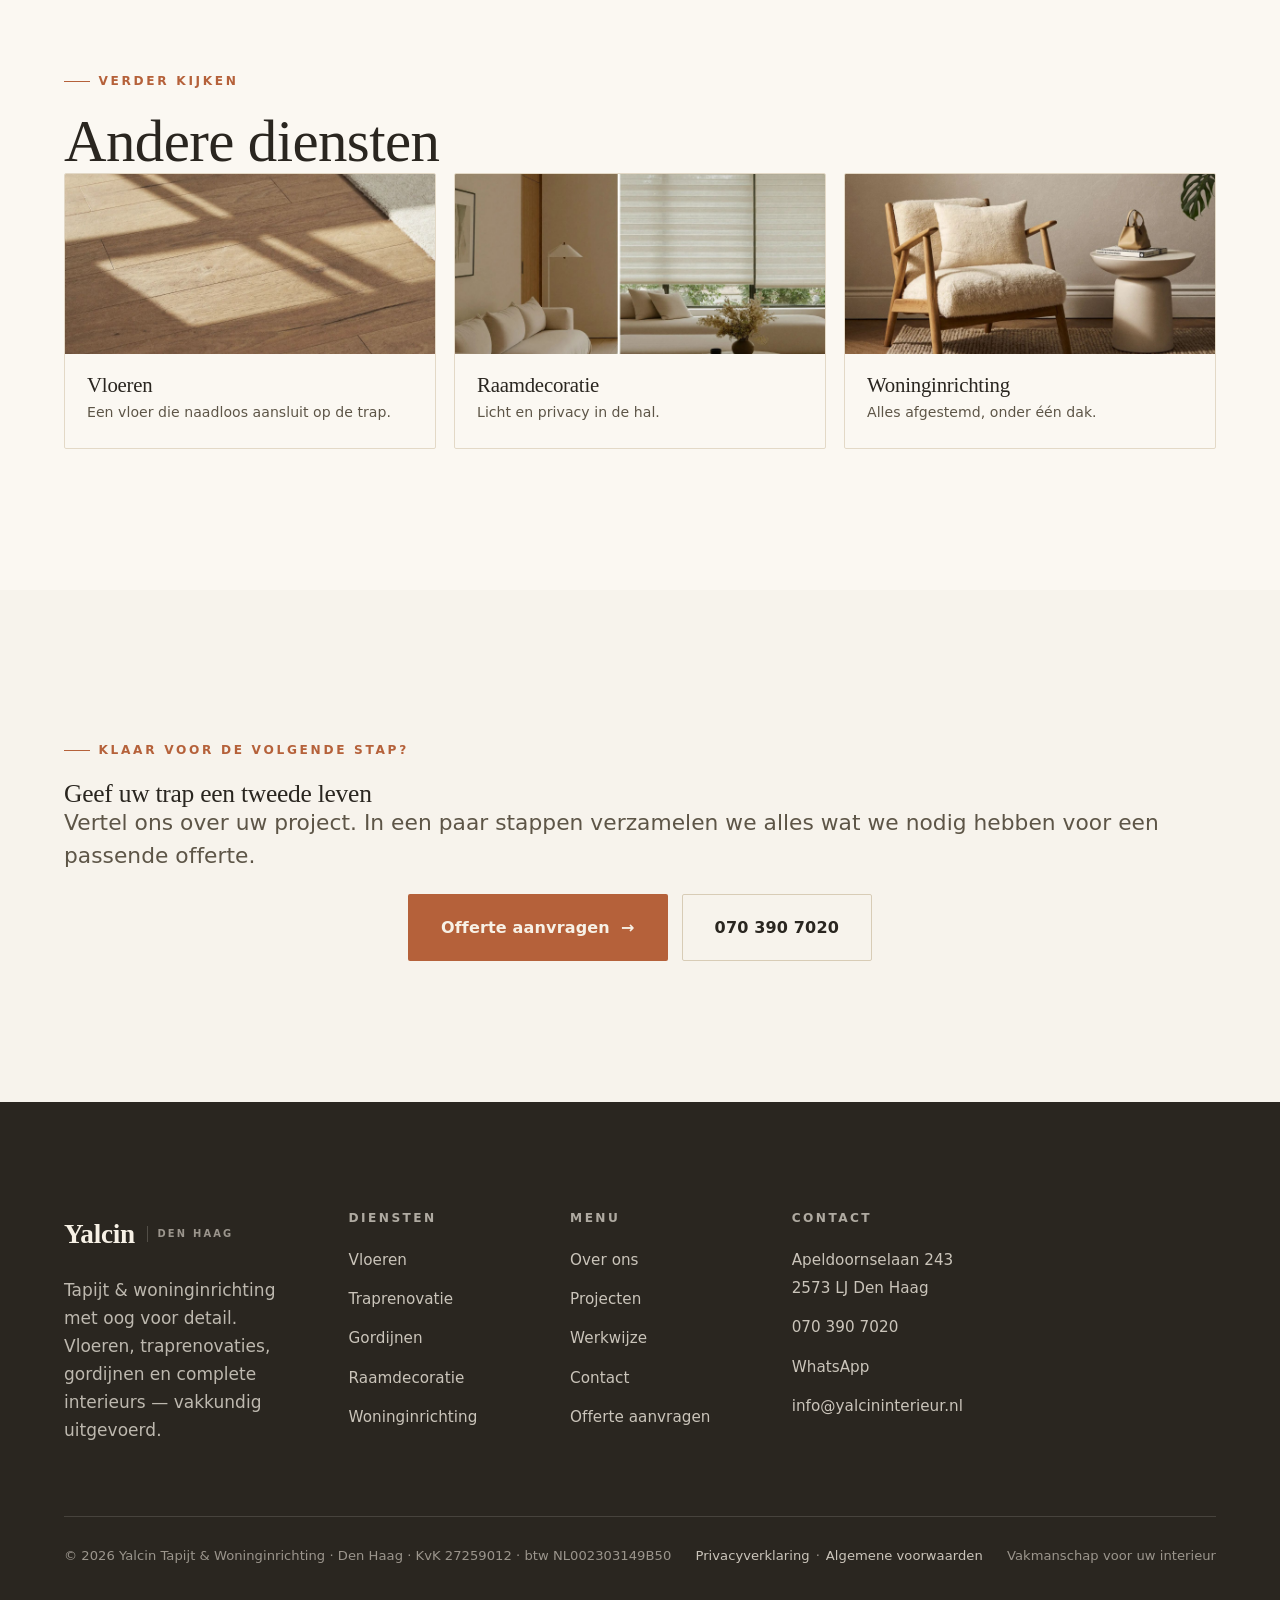
<file: projecten/traprenovatie.html>
<!DOCTYPE html><html lang="nl"><head><meta charset="UTF-8"><meta name="viewport" content="width=device-width, initial-scale=1">
<title>Traprenovatie — Yalcin Tapijt & Woninginrichting</title>
<meta name="description" content="Uw bestaande trap als nieuw met een moderne, duurzame afwerking. Vakkundige traprenovatie in Den Haag en omstreken.">
<link rel="canonical" href="https://www.yalcininterieur.nl/projecten/traprenovatie">
<meta property="og:type" content="website">
<meta property="og:site_name" content="Yalcin Tapijt &amp; Woninginrichting">
<meta property="og:title" content="Traprenovatie — Yalcin Tapijt &amp; Woninginrichting">
<meta property="og:description" content="Uw bestaande trap als nieuw met een moderne, duurzame afwerking. Vakkundige traprenovatie in Den Haag en omstreken.">
<meta property="og:url" content="https://www.yalcininterieur.nl/projecten/traprenovatie">
<meta property="og:image" content="https://www.yalcininterieur.nl/assets/photo/hero-interieur.jpg">
<meta property="og:locale" content="nl_NL">
<meta name="twitter:card" content="summary_large_image">
<meta name="theme-color" content="#f7f3ec">
<link rel="icon" href="../favicon.svg" type="image/svg+xml"><link rel="preconnect" href="https://fonts.googleapis.com"><link rel="preconnect" href="https://fonts.gstatic.com" crossorigin><link href="https://fonts.googleapis.com/css2?family=Playfair+Display:ital,wght@0,500;0,600;1,500;1,600&family=Manrope:wght@400;500;600;700&display=swap" rel="stylesheet"><link rel="stylesheet" href="../styles.css"><link rel="stylesheet" href="../project.css"></head><body>
<header class="nav" data-nav><div class="nav-inner">
<a href="../index.html" class="brand" aria-label="Yalcin">Yalcin<span class="brand-tag">Den Haag</span></a>
<button class="nav-toggle" data-nav-toggle aria-label="Menu" aria-expanded="false"><span></span><span></span><span></span></button>
<nav class="nav-menu" data-nav-menu aria-label="Hoofdmenu">
<ul class="nav-links">
<li><a href="../webshop.html">Webshop</a></li>
<li><a href="../index.html#over">Over ons</a></li>
<li><a href="../index.html#diensten">Diensten</a></li>
<li><a href="../index.html#projecten">Projecten</a></li>
<li><a href="../index.html#werkwijze">Werkwijze</a></li>
<li><a href="../index.html#contact">Contact</a></li>
</ul>
<div class="nav-cta"><a href="tel:+31703907020" class="btn-text-hide" style="font-weight:600;font-size:.92rem;color:var(--ink)">070 390 7020</a><a href="../offerte.html" class="btn btn-primary">Offerte aanvragen <span class="arr">→</span></a></div>
</nav></div></header>
<main>
<section class="p-hero wrap"><div class="p-breadcrumb"><a href="../index.html">Home</a> <span>/</span> <a href="../index.html#diensten">Diensten</a> <span>/</span> <span>Traprenovatie</span></div>
<span class="eyebrow">Traprenovatie</span>
<h1>Uw bestaande trap, als nieuw</h1>
<p class="p-hero-lead">Geen sloop, geen gedoe. Wij bekleden uw trap met een strakke, duurzame afwerking — inclusief trapwangen en stootborden.</p>
<div class="p-meta"><div class="m"><div class="k">Afwerking</div><div class="v">Hout · Laminaat · PVC</div></div><div class="m"><div class="k">Treden</div><div class="v">Open & dichte trappen</div></div><div class="m"><div class="k">Duur</div><div class="v">Doorgaans 1–2 dagen</div></div></div>
<div class="p-hero-img" data-reveal><div class="ph" data-parallax="0.05" data-src="../assets/photo/gerenoveerde-trap-eiken.jpg" data-label="projectfoto — gerenoveerde trap eiken"></div></div>
</section>

<section class="ba-wrap"><div class="wrap"><div class="ba-head"><span class="eyebrow center">Voor &amp; na</span><h2 class="section-title">Sleep om het verschil te zien</h2></div>
<div class="ba" data-ba>
<div class="ba-img ba-before"><div class="ph" data-src="../assets/photo/gedateerde-trap.jpg" data-label="voor — gedateerde trap"></div></div>
<div class="ba-img ba-after"><div class="ph" data-src="../assets/photo/strakke-eiken-trap.jpg" data-label="na — strakke eiken trap"></div></div>
<span class="ba-tag before">Voor</span><span class="ba-tag after">Na</span>
<div class="ba-handle"><span class="knob"></span></div>
</div></div></section>

<section class="section-pad wrap"><div class="p-editorial"><div class="p-ed-media" data-reveal><div class="ph" data-src="../assets/photo/trap-stootbord-en-wang.jpg" data-label="detail — trap stootbord en wang"></div></div>
<div class="p-ed-copy" data-reveal data-reveal-d="1"><span class="eyebrow">Wat we meenemen</span><h2 class="section-title">Tot in elk detail afgewerkt</h2><p class="lead">Een trap bestaat uit meer dan treden.</p><p>We bekleden de treden, de stootborden (de verticale delen) en desgewenst de trapwangen (de zijkanten) — zodat het geheel klopt. Daarmee verandert niet alleen de trap, maar de uitstraling van uw hele hal.</p><ul class="p-features"><li><span class="ic">01</span><div><b>Treden & stootborden</b> — strak bekleed in de afwerking naar keuze</div></li><li><span class="ic">02</span><div><b>Trapwangen</b> — de zijkanten meegenomen voor een afgewerkt geheel</div></li><li><span class="ic">03</span><div><b>Anti-slip & LED</b> — veilig en sfeervol, optioneel</div></li></ul></div></div></section>

<section class="section-pad wrap" style="padding-top:0"><div class="p-editorial flip"><div class="p-ed-media" data-reveal><div class="ph" data-src="../assets/photo/hal-met-trap-en-daglicht.jpg" data-label="sfeer — hal met trap en daglicht"></div></div>
<div class="p-ed-copy" data-reveal data-reveal-d="1"><span class="eyebrow">Duurzaam</span><h2 class="section-title">Gemaakt om jaren mee te gaan</h2><p class="lead">Een trap krijgt dagelijks te verduren.</p><p>Daarom werken we met slijtvaste materialen en een nette, stevige verlijming. Het resultaat voelt solide aan, kraakt niet en blijft jarenlang mooi — ook bij intensief gebruik.</p><a href="../offerte.html" class="btn btn-primary" style="margin-top:1.6rem">Offerte voor traprenovatie <span class="arr">→</span></a></div></div></section>

<section class="section-pad wrap" style="padding-top:0"><div class="section-head" data-reveal><div class="h-left"><span class="eyebrow">Beeld</span><h2 class="section-title">Uit de praktijk</h2></div></div>
<div class="p-gallery" data-reveal><div class="ph wide" data-src="../assets/photo/open-trap-eiken.jpg" data-label="galerij — open trap eiken"></div><div class="ph" data-src="../assets/photo/trap-met-loper.jpg" data-label="galerij — trap met loper"></div><div class="ph" data-src="../assets/photo/stootborden-wit.jpg" data-label="galerij — stootborden wit"></div><div class="ph" data-src="../assets/photo/trap-led-verlichting.jpg" data-label="galerij — trap LED-verlichting"></div><div class="ph" data-src="../assets/photo/leuning-detail.jpg" data-label="galerij — leuning detail"></div></div></section>

<section class="section-pad wrap" style="background:var(--paper-2);border-radius:0;padding-inline:0"><div class="wrap"><div class="section-head" data-reveal><div class="h-left"><span class="eyebrow">Verder kijken</span><h2 class="section-title">Andere diensten</h2></div></div>
<div class="p-related"><a class="p-rel-card" href="vloeren.html" data-reveal><div class="ph" data-src="../assets/photo/vloer.jpg" data-label="dienst — vloer"></div><div class="rc-body"><h4>Vloeren</h4><p>Een vloer die naadloos aansluit op de trap.</p></div></a><a class="p-rel-card" href="raamdecoratie.html" data-reveal><div class="ph" data-src="../assets/photo/raamdecoratie.jpg" data-label="dienst — raamdecoratie"></div><div class="rc-body"><h4>Raamdecoratie</h4><p>Licht en privacy in de hal.</p></div></a><a class="p-rel-card" href="woninginrichting.html" data-reveal><div class="ph" data-src="../assets/photo/interieur.jpg" data-label="dienst — interieur"></div><div class="rc-body"><h4>Woninginrichting</h4><p>Alles afgestemd, onder één dak.</p></div></a></div></div></section>

<section class="section-pad cta-banner"><div class="wrap" data-reveal><span class="eyebrow center">Klaar voor de volgende stap?</span><h2>Geef uw trap een tweede leven</h2><p class="lead">Vertel ons over uw project. In een paar stappen verzamelen we alles wat we nodig hebben voor een passende offerte.</p><div class="hero-actions" style="display:flex;gap:14px;justify-content:center;flex-wrap:wrap"><a href="../offerte.html" class="btn btn-primary btn-lg">Offerte aanvragen <span class="arr">→</span></a><a href="tel:+31703907020" class="btn btn-ghost btn-lg">070 390 7020</a></div></div></section>
</main>
<footer class="footer"><div class="wrap-wide"><div class="footer-grid">
<div class="footer-intro"><a href="../index.html" class="brand" style="font-size:1.7rem">Yalcin<span class="brand-tag">Den Haag</span></a><p style="margin-top:1.2rem">Tapijt &amp; woninginrichting met oog voor detail. Vloeren, traprenovaties, gordijnen en complete interieurs — vakkundig uitgevoerd.</p></div>
<div><h4>Diensten</h4><ul class="footer-links"><li><a href="vloeren.html">Vloeren</a></li><li><a href="traprenovatie.html">Traprenovatie</a></li><li><a href="gordijnen.html">Gordijnen</a></li><li><a href="raamdecoratie.html">Raamdecoratie</a></li><li><a href="woninginrichting.html">Woninginrichting</a></li></ul></div>
<div><h4>Menu</h4><ul class="footer-links"><li><a href="../index.html#over">Over ons</a></li><li><a href="../index.html#projecten">Projecten</a></li><li><a href="../index.html#werkwijze">Werkwijze</a></li><li><a href="../index.html#contact">Contact</a></li><li><a href="../offerte.html">Offerte aanvragen</a></li></ul></div>
<div><h4>Contact</h4><ul class="footer-links"><li><a href="https://www.google.com/maps?q=Apeldoornselaan+243,+2573+LJ+Den+Haag" target="_blank" rel="noopener">Apeldoornselaan 243<br>2573 LJ Den Haag</a></li><li><a href="tel:+31703907020">070 390 7020</a></li><li><a href="https://wa.me/31703907020" target="_blank" rel="noopener">WhatsApp</a></li><li><a href="mailto:info@yalcininterieur.nl">info@yalcininterieur.nl</a></li></ul></div>
</div><div class="footer-bottom"><span>© <span class="yr"></span> Yalcin Tapijt &amp; Woninginrichting · Den Haag · KvK 27259012 · btw NL002303149B50</span><span class="footer-legal"><a href="../privacy.html">Privacyverklaring</a> · <a href="../voorwaarden.html">Algemene voorwaarden</a></span><span>Vakmanschap voor uw interieur</span></div></div></footer>
<div class="cookie" data-cookie role="dialog" aria-label="Cookievoorkeuren"><h4>Cookies</h4><p>We gebruiken alleen functionele cookies en — met uw toestemming — cookies om de website te verbeteren. Lees meer in onze <a href="../privacy.html">privacyverklaring</a>.</p><div class="cookie-actions"><button class="btn btn-primary" data-cookie-choice="all">Accepteren</button><button class="btn btn-ghost" data-cookie-choice="essential">Alleen functioneel</button></div></div>
<script src="../main.js"></script>
<script>document.querySelectorAll('.yr').forEach(e=>e.textContent=new Date().getFullYear());</script>
</body></html>
</file>
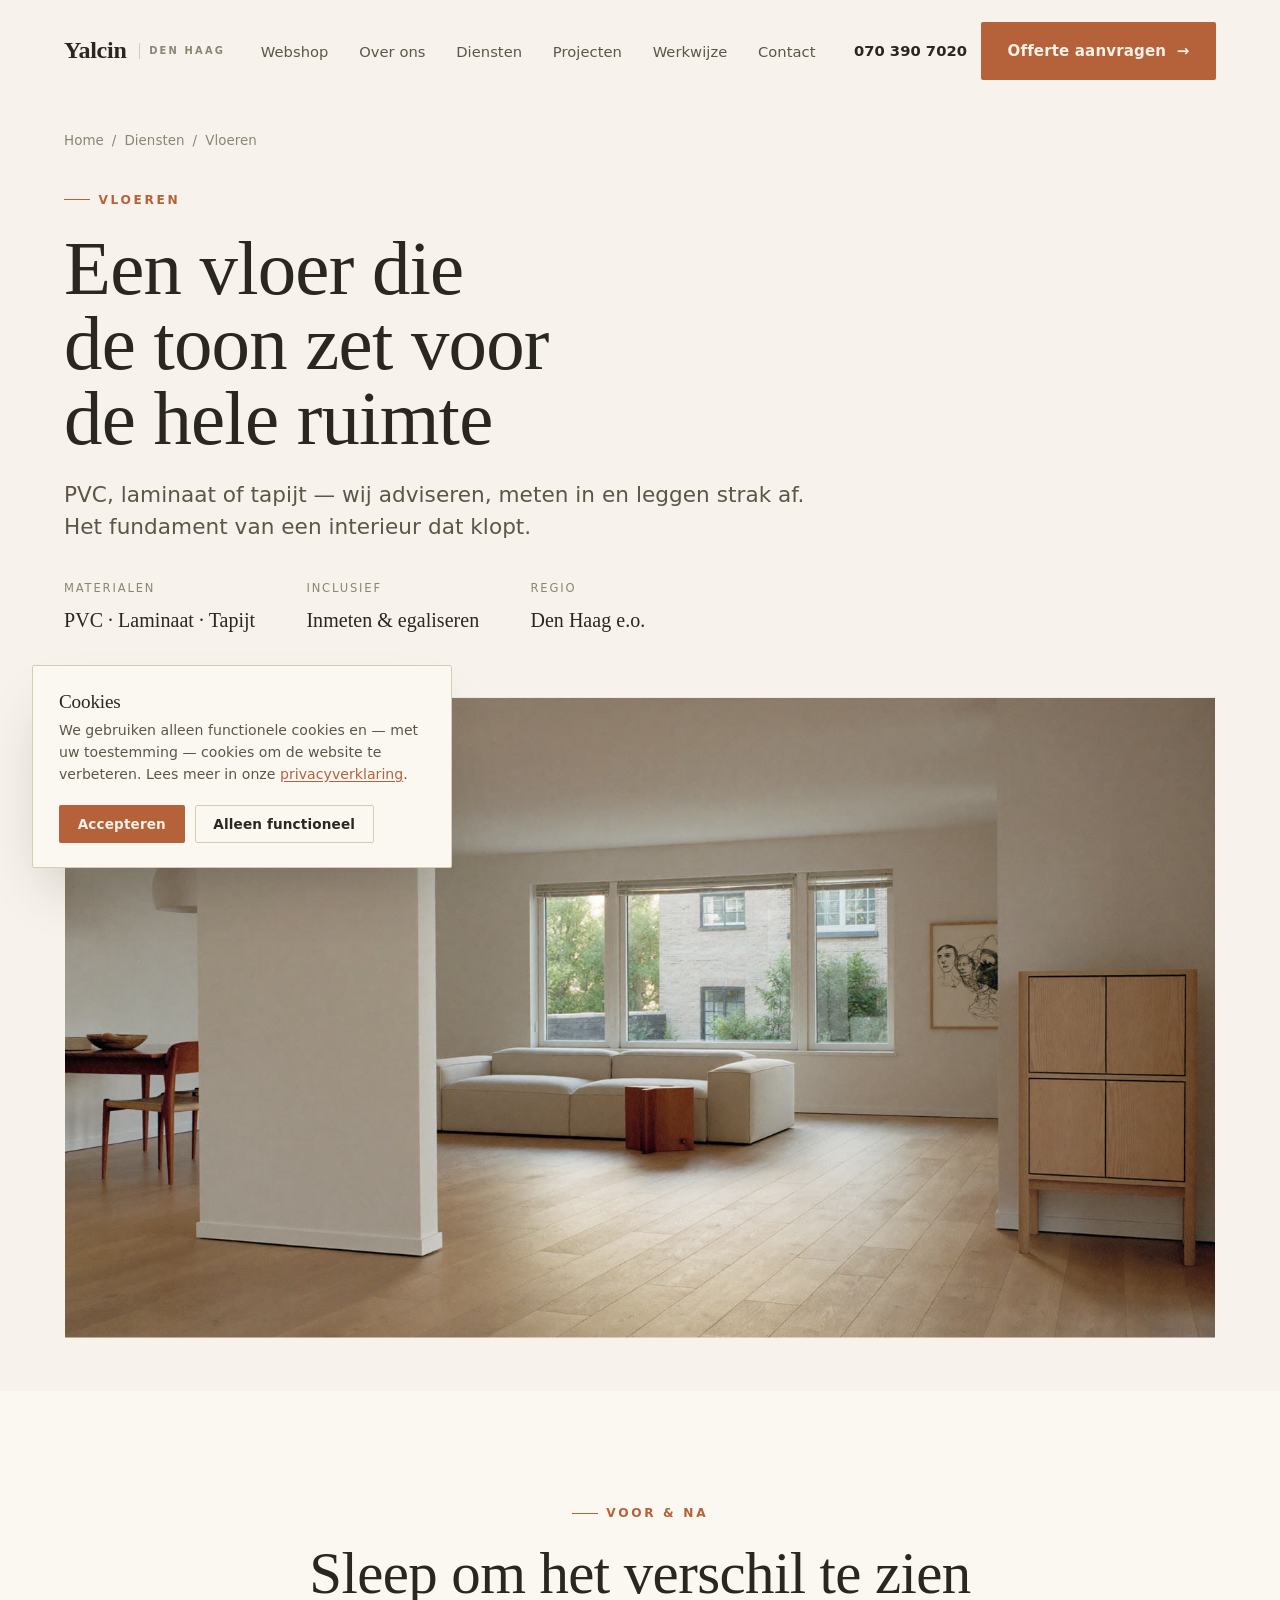
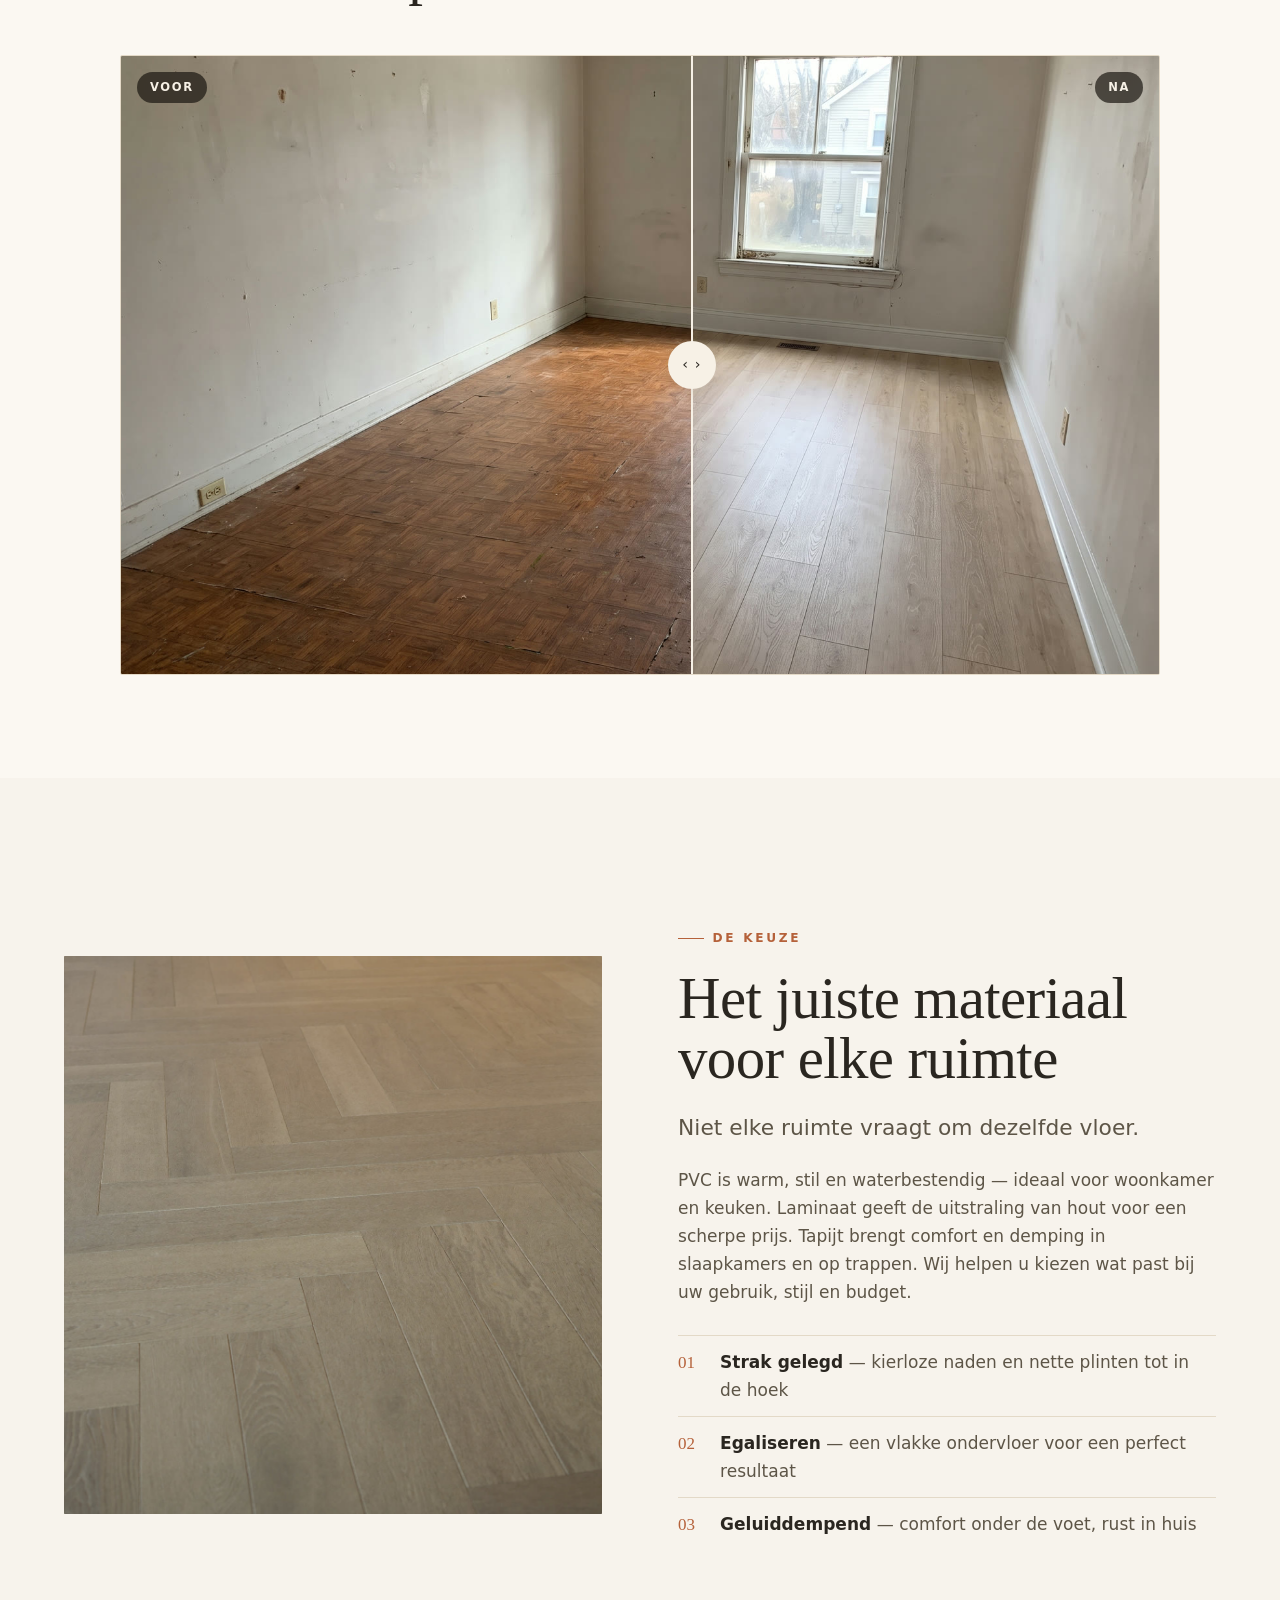
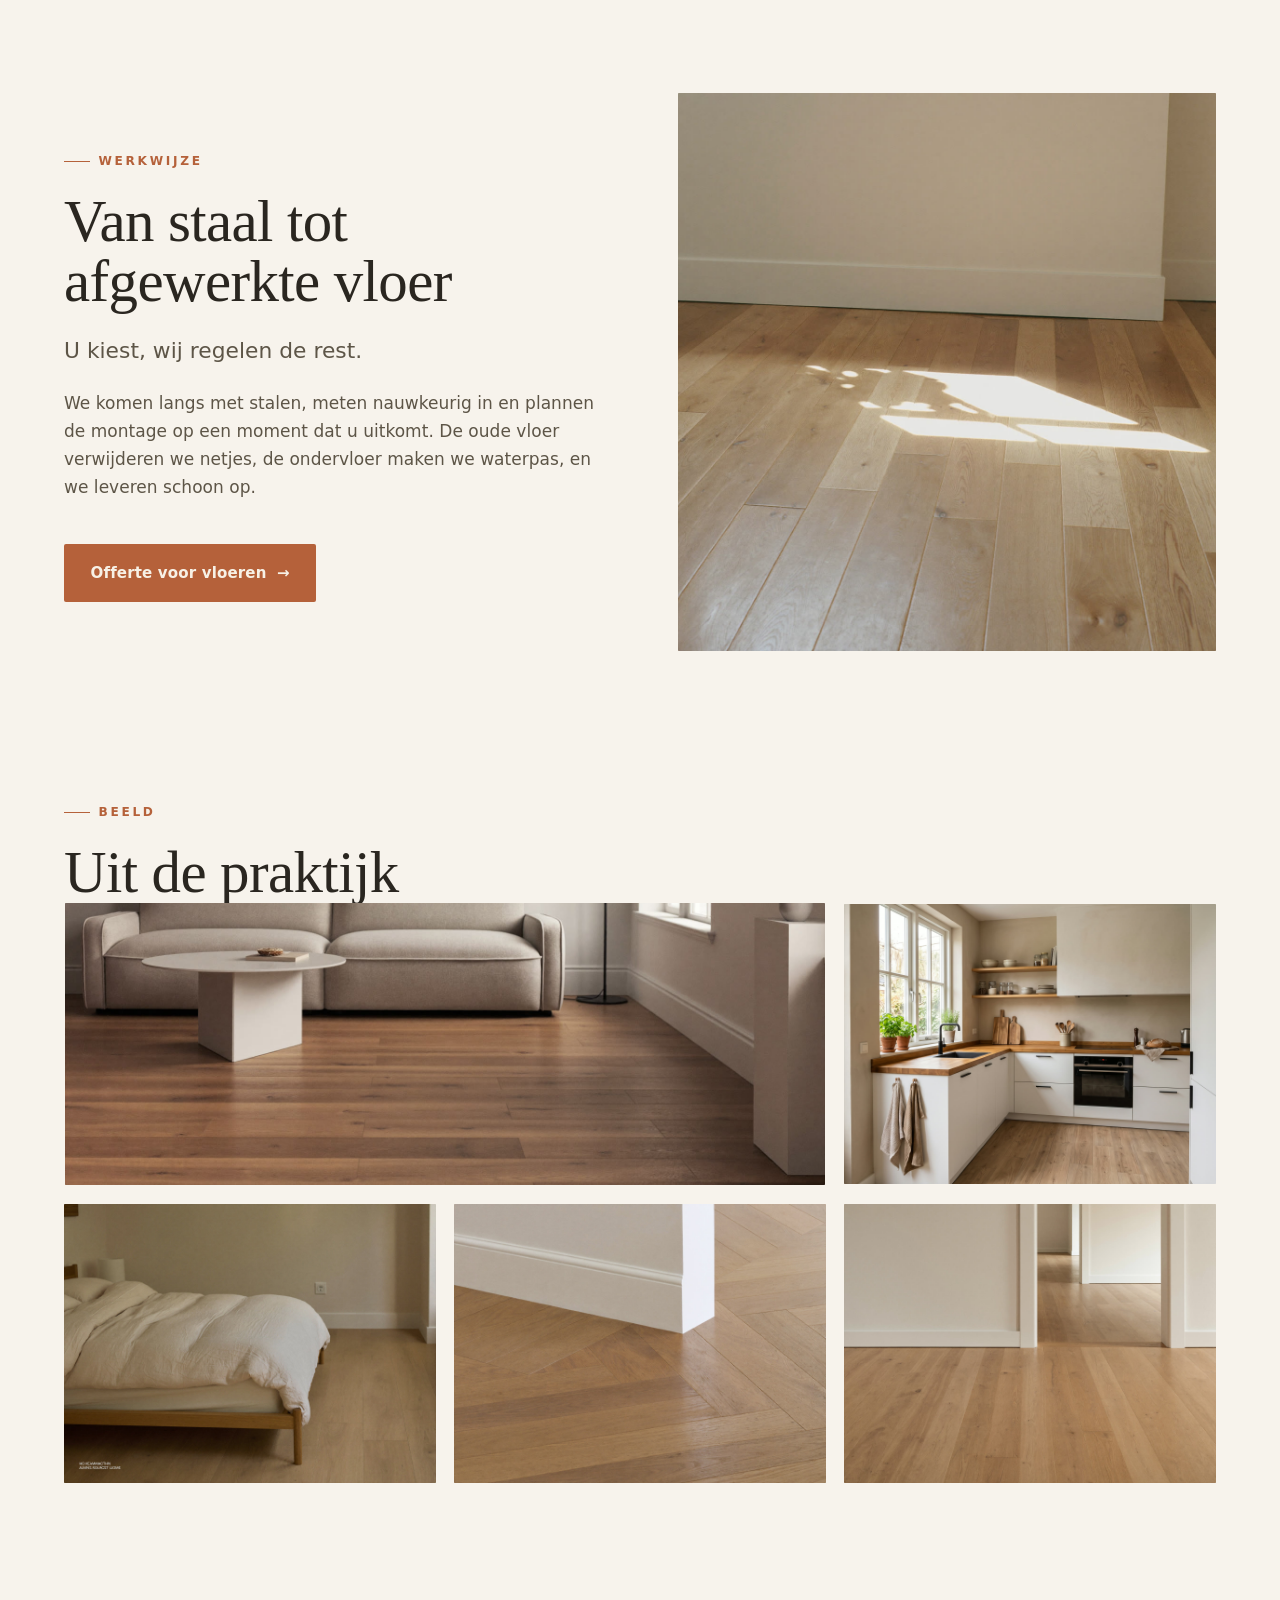
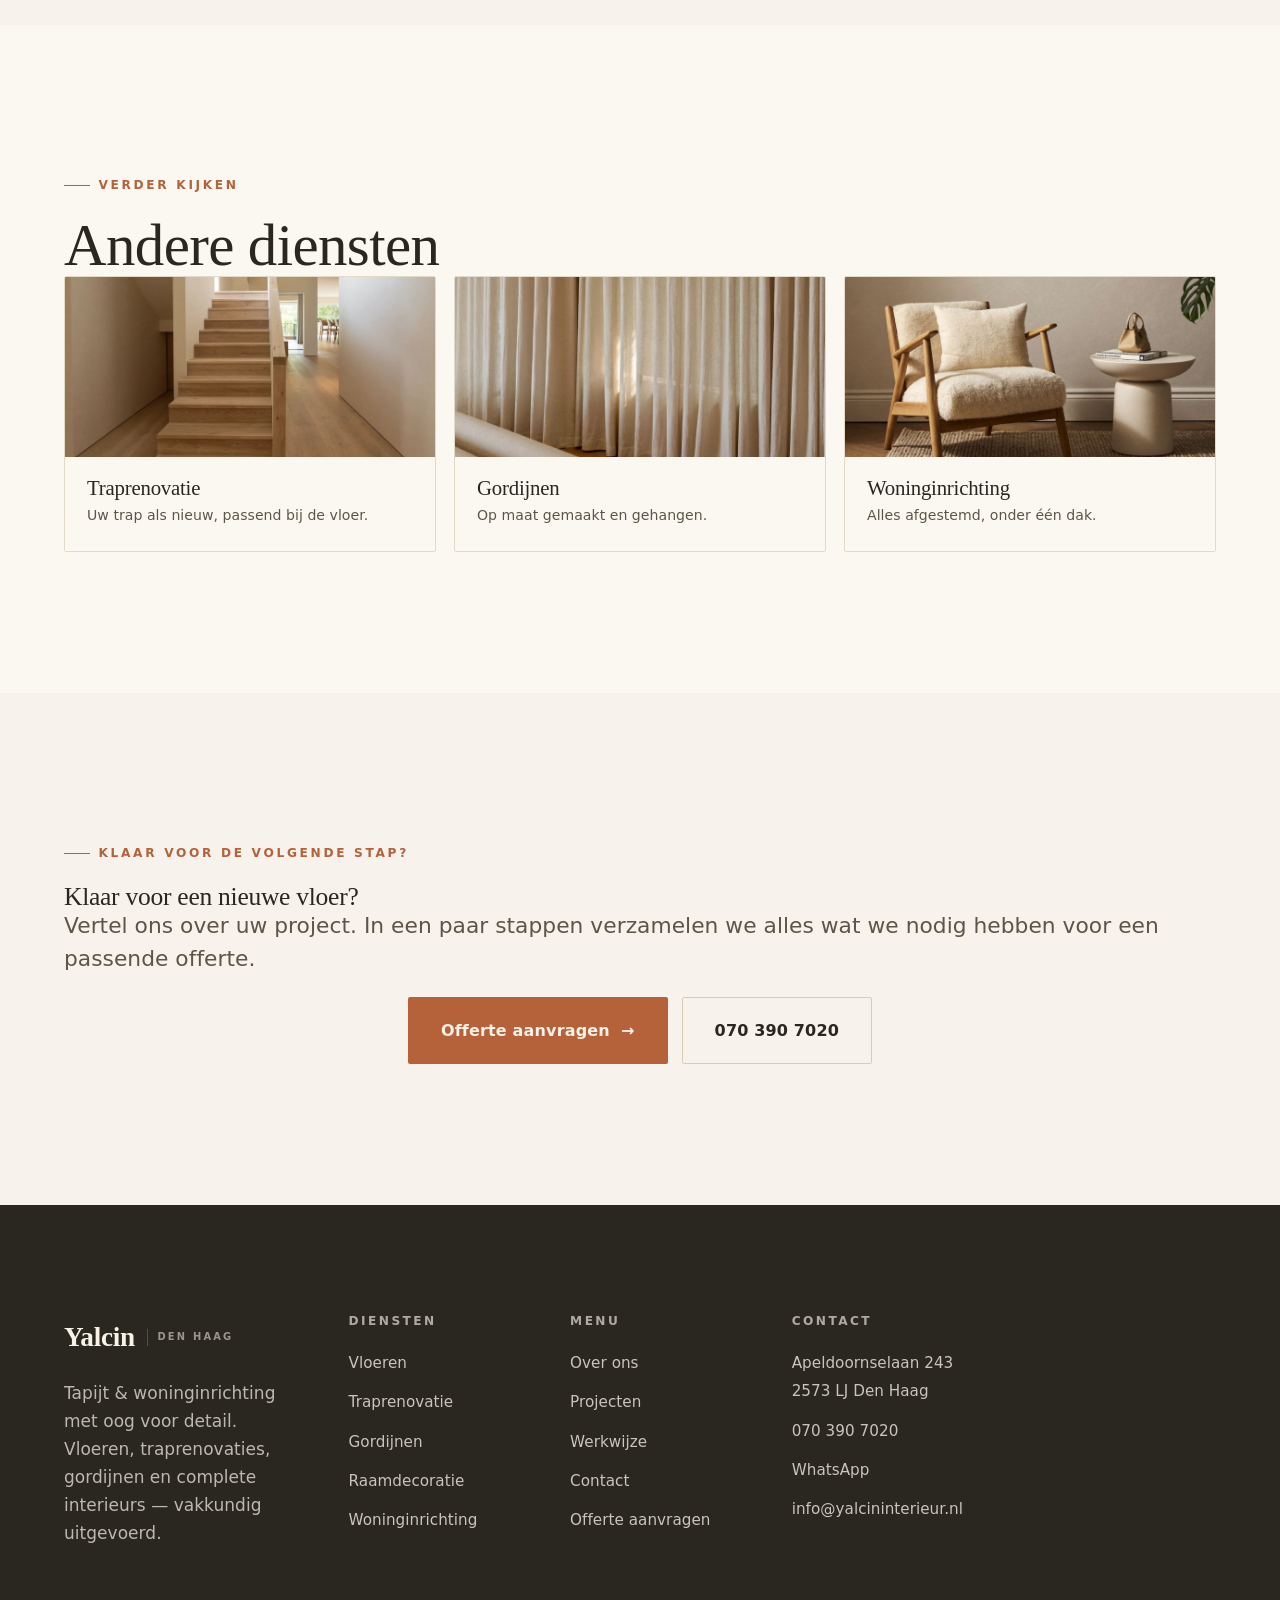
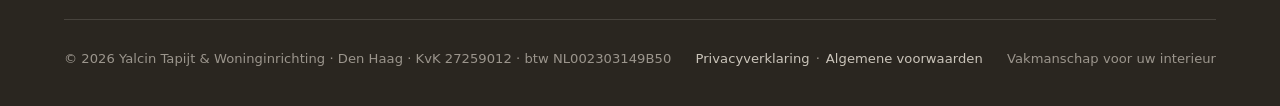
<file: projecten/vloeren.html>
<!DOCTYPE html><html lang="nl"><head><meta charset="UTF-8"><meta name="viewport" content="width=device-width, initial-scale=1">
<title>Vloeren — PVC, laminaat & tapijt — Yalcin Tapijt & Woninginrichting</title>
<meta name="description" content="Strak gelegde PVC-, laminaat- en tapijtvloeren in Den Haag. Persoonlijk advies, vakkundige montage en hoogwaardige materialen.">
<link rel="canonical" href="https://www.yalcininterieur.nl/projecten/vloeren">
<meta property="og:type" content="website">
<meta property="og:site_name" content="Yalcin Tapijt &amp; Woninginrichting">
<meta property="og:title" content="Vloeren — PVC, laminaat &amp; tapijt — Yalcin Tapijt &amp; Woninginrichting">
<meta property="og:description" content="Strak gelegde PVC-, laminaat- en tapijtvloeren in Den Haag. Persoonlijk advies, vakkundige montage en hoogwaardige materialen.">
<meta property="og:url" content="https://www.yalcininterieur.nl/projecten/vloeren">
<meta property="og:image" content="https://www.yalcininterieur.nl/assets/photo/hero-interieur.jpg">
<meta property="og:locale" content="nl_NL">
<meta name="twitter:card" content="summary_large_image">
<meta name="theme-color" content="#f7f3ec">
<link rel="icon" href="../favicon.svg" type="image/svg+xml"><link rel="preconnect" href="https://fonts.googleapis.com"><link rel="preconnect" href="https://fonts.gstatic.com" crossorigin><link href="https://fonts.googleapis.com/css2?family=Playfair+Display:ital,wght@0,500;0,600;1,500;1,600&family=Manrope:wght@400;500;600;700&display=swap" rel="stylesheet"><link rel="stylesheet" href="../styles.css"><link rel="stylesheet" href="../project.css"></head><body>
<header class="nav" data-nav><div class="nav-inner">
<a href="../index.html" class="brand" aria-label="Yalcin">Yalcin<span class="brand-tag">Den Haag</span></a>
<button class="nav-toggle" data-nav-toggle aria-label="Menu" aria-expanded="false"><span></span><span></span><span></span></button>
<nav class="nav-menu" data-nav-menu aria-label="Hoofdmenu">
<ul class="nav-links">
<li><a href="../webshop.html">Webshop</a></li>
<li><a href="../index.html#over">Over ons</a></li>
<li><a href="../index.html#diensten">Diensten</a></li>
<li><a href="../index.html#projecten">Projecten</a></li>
<li><a href="../index.html#werkwijze">Werkwijze</a></li>
<li><a href="../index.html#contact">Contact</a></li>
</ul>
<div class="nav-cta"><a href="tel:+31703907020" class="btn-text-hide" style="font-weight:600;font-size:.92rem;color:var(--ink)">070 390 7020</a><a href="../offerte.html" class="btn btn-primary">Offerte aanvragen <span class="arr">→</span></a></div>
</nav></div></header>
<main>
<section class="p-hero wrap"><div class="p-breadcrumb"><a href="../index.html">Home</a> <span>/</span> <a href="../index.html#diensten">Diensten</a> <span>/</span> <span>Vloeren</span></div>
<span class="eyebrow">Vloeren</span>
<h1>Een vloer die de toon zet voor de hele ruimte</h1>
<p class="p-hero-lead">PVC, laminaat of tapijt — wij adviseren, meten in en leggen strak af. Het fundament van een interieur dat klopt.</p>
<div class="p-meta"><div class="m"><div class="k">Materialen</div><div class="v">PVC · Laminaat · Tapijt</div></div><div class="m"><div class="k">Inclusief</div><div class="v">Inmeten & egaliseren</div></div><div class="m"><div class="k">Regio</div><div class="v">Den Haag e.o.</div></div></div>
<div class="p-hero-img" data-reveal><div class="ph" data-parallax="0.05" data-src="../assets/photo/pvc-vloer-woonkamer-breed.jpg" data-label="projectfoto — PVC vloer woonkamer, breed"></div></div>
</section>

<section class="ba-wrap"><div class="wrap"><div class="ba-head"><span class="eyebrow center">Voor &amp; na</span><h2 class="section-title">Sleep om het verschil te zien</h2></div>
<div class="ba" data-ba>
<div class="ba-img ba-before"><div class="ph" data-src="../assets/photo/oude-vloer.jpg" data-label="voor — oude vloer"></div></div>
<div class="ba-img ba-after"><div class="ph" data-src="../assets/photo/nieuwe-pvc-vloer.jpg" data-label="na — nieuwe PVC vloer"></div></div>
<span class="ba-tag before">Voor</span><span class="ba-tag after">Na</span>
<div class="ba-handle"><span class="knob"></span></div>
</div></div></section>

<section class="section-pad wrap"><div class="p-editorial"><div class="p-ed-media" data-reveal><div class="ph" data-src="../assets/photo/visgraat-pvc-close-up.jpg" data-label="detail — visgraat PVC close-up"></div></div>
<div class="p-ed-copy" data-reveal data-reveal-d="1"><span class="eyebrow">De keuze</span><h2 class="section-title">Het juiste materiaal voor elke ruimte</h2><p class="lead">Niet elke ruimte vraagt om dezelfde vloer.</p><p>PVC is warm, stil en waterbestendig — ideaal voor woonkamer en keuken. Laminaat geeft de uitstraling van hout voor een scherpe prijs. Tapijt brengt comfort en demping in slaapkamers en op trappen. Wij helpen u kiezen wat past bij uw gebruik, stijl en budget.</p><ul class="p-features"><li><span class="ic">01</span><div><b>Strak gelegd</b> — kierloze naden en nette plinten tot in de hoek</div></li><li><span class="ic">02</span><div><b>Egaliseren</b> — een vlakke ondervloer voor een perfect resultaat</div></li><li><span class="ic">03</span><div><b>Geluiddempend</b> — comfort onder de voet, rust in huis</div></li></ul></div></div></section>

<section class="section-pad wrap" style="padding-top:0"><div class="p-editorial flip"><div class="p-ed-media" data-reveal><div class="ph" data-src="../assets/photo/vloer-met-inval-daglicht.jpg" data-label="sfeer — vloer met inval daglicht"></div></div>
<div class="p-ed-copy" data-reveal data-reveal-d="1"><span class="eyebrow">Werkwijze</span><h2 class="section-title">Van staal tot afgewerkte vloer</h2><p class="lead">U kiest, wij regelen de rest.</p><p>We komen langs met stalen, meten nauwkeurig in en plannen de montage op een moment dat u uitkomt. De oude vloer verwijderen we netjes, de ondervloer maken we waterpas, en we leveren schoon op.</p><a href="../offerte.html" class="btn btn-primary" style="margin-top:1.6rem">Offerte voor vloeren <span class="arr">→</span></a></div></div></section>

<section class="section-pad wrap" style="padding-top:0"><div class="section-head" data-reveal><div class="h-left"><span class="eyebrow">Beeld</span><h2 class="section-title">Uit de praktijk</h2></div></div>
<div class="p-gallery" data-reveal><div class="ph wide" data-src="../assets/photo/woonkamer-pvc.jpg" data-label="galerij — woonkamer PVC"></div><div class="ph" data-src="../assets/photo/keuken-vloer.jpg" data-label="galerij — keuken vloer"></div><div class="ph" data-src="../assets/photo/laminaat-slaapkamer.jpg" data-label="galerij — laminaat slaapkamer"></div><div class="ph" data-src="../assets/photo/visgraat-detail.jpg" data-label="galerij — visgraat detail"></div><div class="ph" data-src="../assets/photo/overgang-ruimtes.jpg" data-label="galerij — overgang ruimtes"></div></div></section>

<section class="section-pad wrap" style="background:var(--paper-2);border-radius:0;padding-inline:0"><div class="wrap"><div class="section-head" data-reveal><div class="h-left"><span class="eyebrow">Verder kijken</span><h2 class="section-title">Andere diensten</h2></div></div>
<div class="p-related"><a class="p-rel-card" href="traprenovatie.html" data-reveal><div class="ph" data-src="../assets/photo/trap-eiken.jpg" data-label="dienst — trap eiken"></div><div class="rc-body"><h4>Traprenovatie</h4><p>Uw trap als nieuw, passend bij de vloer.</p></div></a><a class="p-rel-card" href="gordijnen.html" data-reveal><div class="ph" data-src="../assets/photo/gordijnen.jpg" data-label="dienst — gordijnen"></div><div class="rc-body"><h4>Gordijnen</h4><p>Op maat gemaakt en gehangen.</p></div></a><a class="p-rel-card" href="woninginrichting.html" data-reveal><div class="ph" data-src="../assets/photo/interieur.jpg" data-label="dienst — interieur"></div><div class="rc-body"><h4>Woninginrichting</h4><p>Alles afgestemd, onder één dak.</p></div></a></div></div></section>

<section class="section-pad cta-banner"><div class="wrap" data-reveal><span class="eyebrow center">Klaar voor de volgende stap?</span><h2>Klaar voor een nieuwe vloer?</h2><p class="lead">Vertel ons over uw project. In een paar stappen verzamelen we alles wat we nodig hebben voor een passende offerte.</p><div class="hero-actions" style="display:flex;gap:14px;justify-content:center;flex-wrap:wrap"><a href="../offerte.html" class="btn btn-primary btn-lg">Offerte aanvragen <span class="arr">→</span></a><a href="tel:+31703907020" class="btn btn-ghost btn-lg">070 390 7020</a></div></div></section>
</main>
<footer class="footer"><div class="wrap-wide"><div class="footer-grid">
<div class="footer-intro"><a href="../index.html" class="brand" style="font-size:1.7rem">Yalcin<span class="brand-tag">Den Haag</span></a><p style="margin-top:1.2rem">Tapijt &amp; woninginrichting met oog voor detail. Vloeren, traprenovaties, gordijnen en complete interieurs — vakkundig uitgevoerd.</p></div>
<div><h4>Diensten</h4><ul class="footer-links"><li><a href="vloeren.html">Vloeren</a></li><li><a href="traprenovatie.html">Traprenovatie</a></li><li><a href="gordijnen.html">Gordijnen</a></li><li><a href="raamdecoratie.html">Raamdecoratie</a></li><li><a href="woninginrichting.html">Woninginrichting</a></li></ul></div>
<div><h4>Menu</h4><ul class="footer-links"><li><a href="../index.html#over">Over ons</a></li><li><a href="../index.html#projecten">Projecten</a></li><li><a href="../index.html#werkwijze">Werkwijze</a></li><li><a href="../index.html#contact">Contact</a></li><li><a href="../offerte.html">Offerte aanvragen</a></li></ul></div>
<div><h4>Contact</h4><ul class="footer-links"><li><a href="https://www.google.com/maps?q=Apeldoornselaan+243,+2573+LJ+Den+Haag" target="_blank" rel="noopener">Apeldoornselaan 243<br>2573 LJ Den Haag</a></li><li><a href="tel:+31703907020">070 390 7020</a></li><li><a href="https://wa.me/31703907020" target="_blank" rel="noopener">WhatsApp</a></li><li><a href="mailto:info@yalcininterieur.nl">info@yalcininterieur.nl</a></li></ul></div>
</div><div class="footer-bottom"><span>© <span class="yr"></span> Yalcin Tapijt &amp; Woninginrichting · Den Haag · KvK 27259012 · btw NL002303149B50</span><span class="footer-legal"><a href="../privacy.html">Privacyverklaring</a> · <a href="../voorwaarden.html">Algemene voorwaarden</a></span><span>Vakmanschap voor uw interieur</span></div></div></footer>
<div class="cookie" data-cookie role="dialog" aria-label="Cookievoorkeuren"><h4>Cookies</h4><p>We gebruiken alleen functionele cookies en — met uw toestemming — cookies om de website te verbeteren. Lees meer in onze <a href="../privacy.html">privacyverklaring</a>.</p><div class="cookie-actions"><button class="btn btn-primary" data-cookie-choice="all">Accepteren</button><button class="btn btn-ghost" data-cookie-choice="essential">Alleen functioneel</button></div></div>
<script src="../main.js"></script>
<script>document.querySelectorAll('.yr').forEach(e=>e.textContent=new Date().getFullYear());</script>
</body></html>
</file>
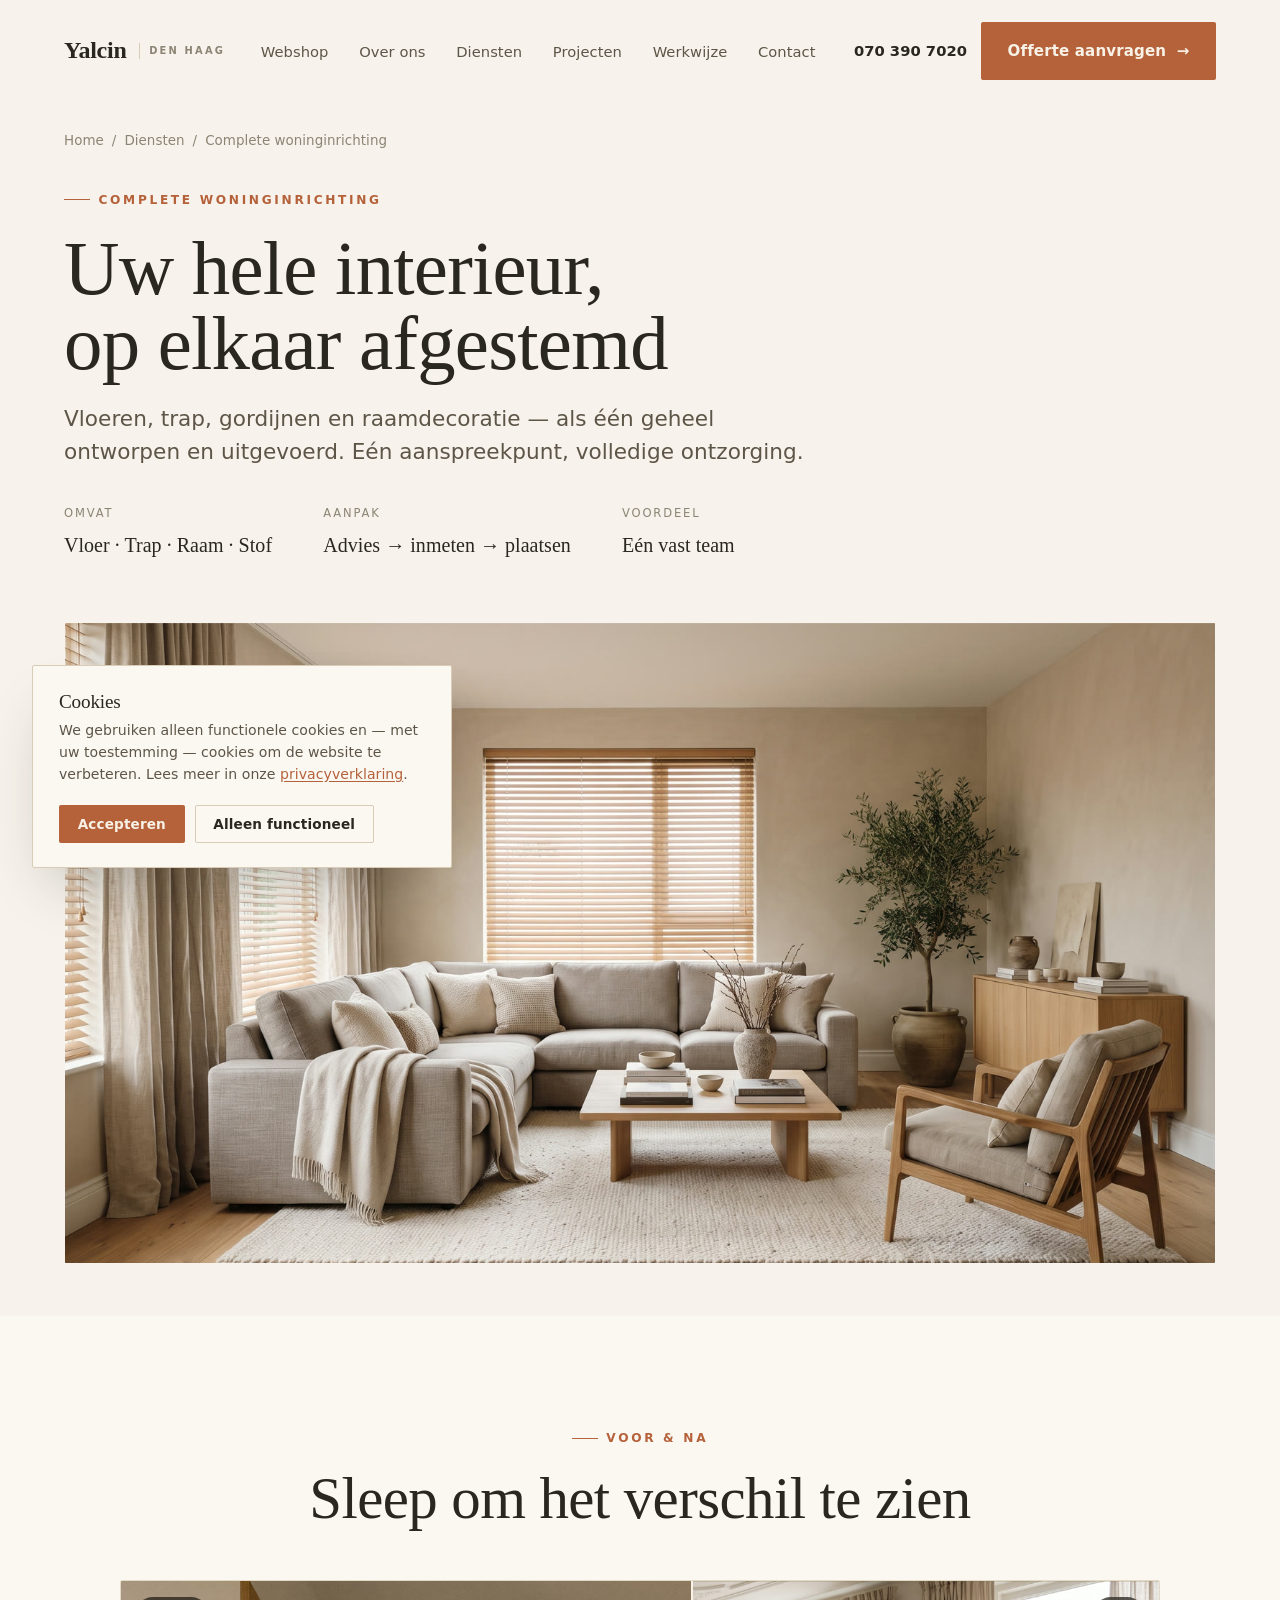
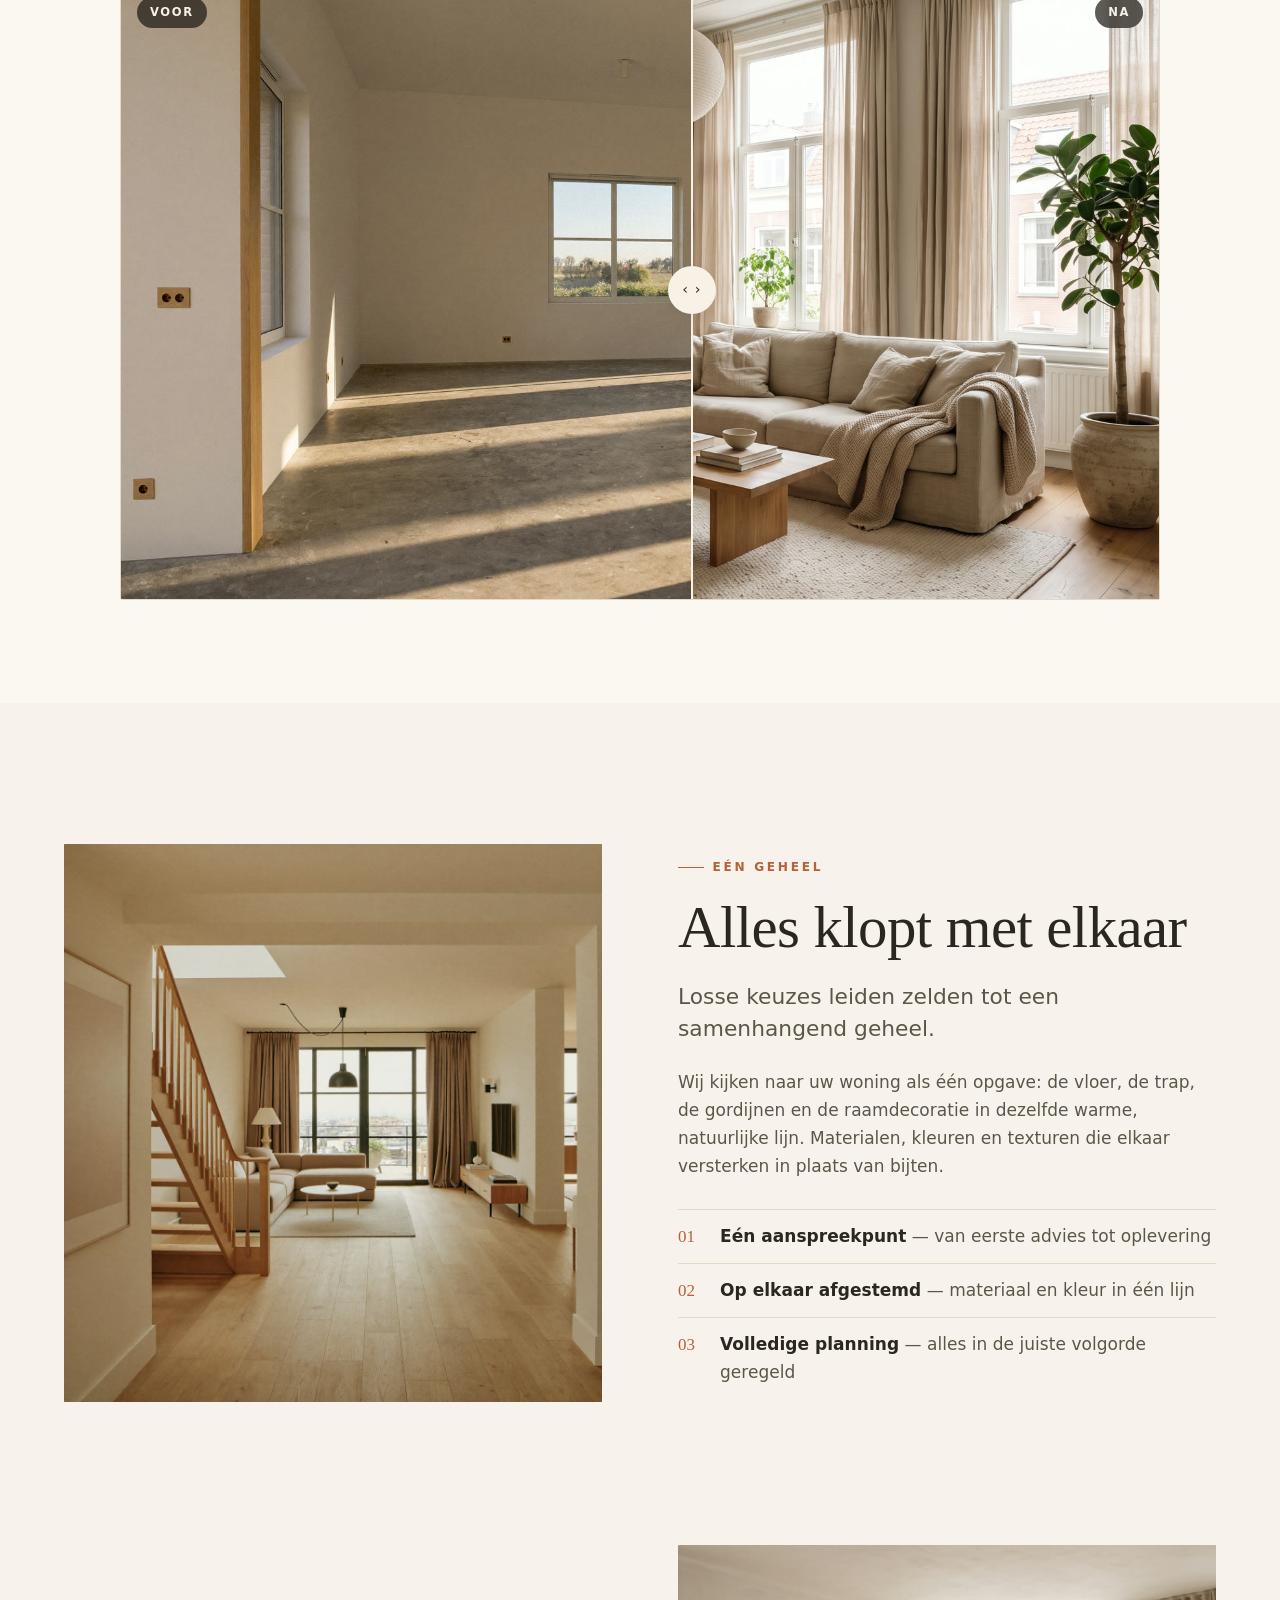
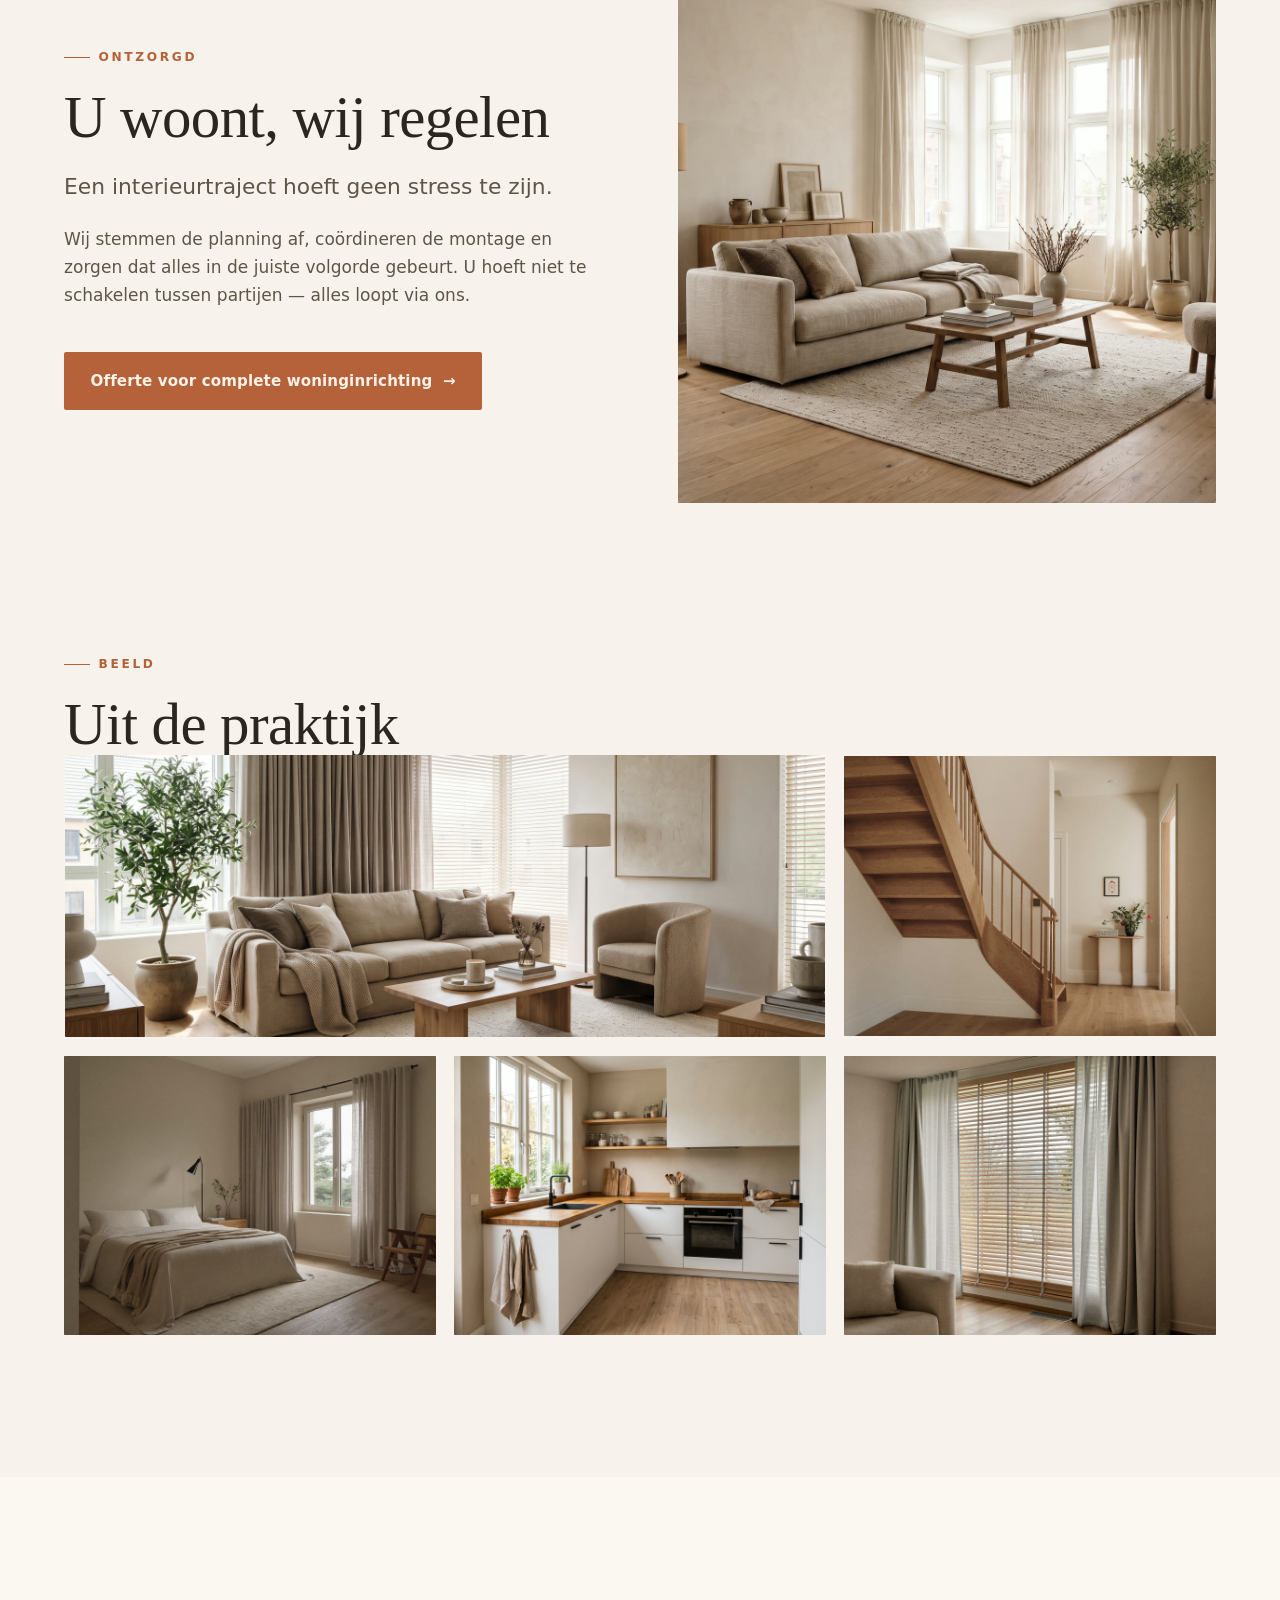
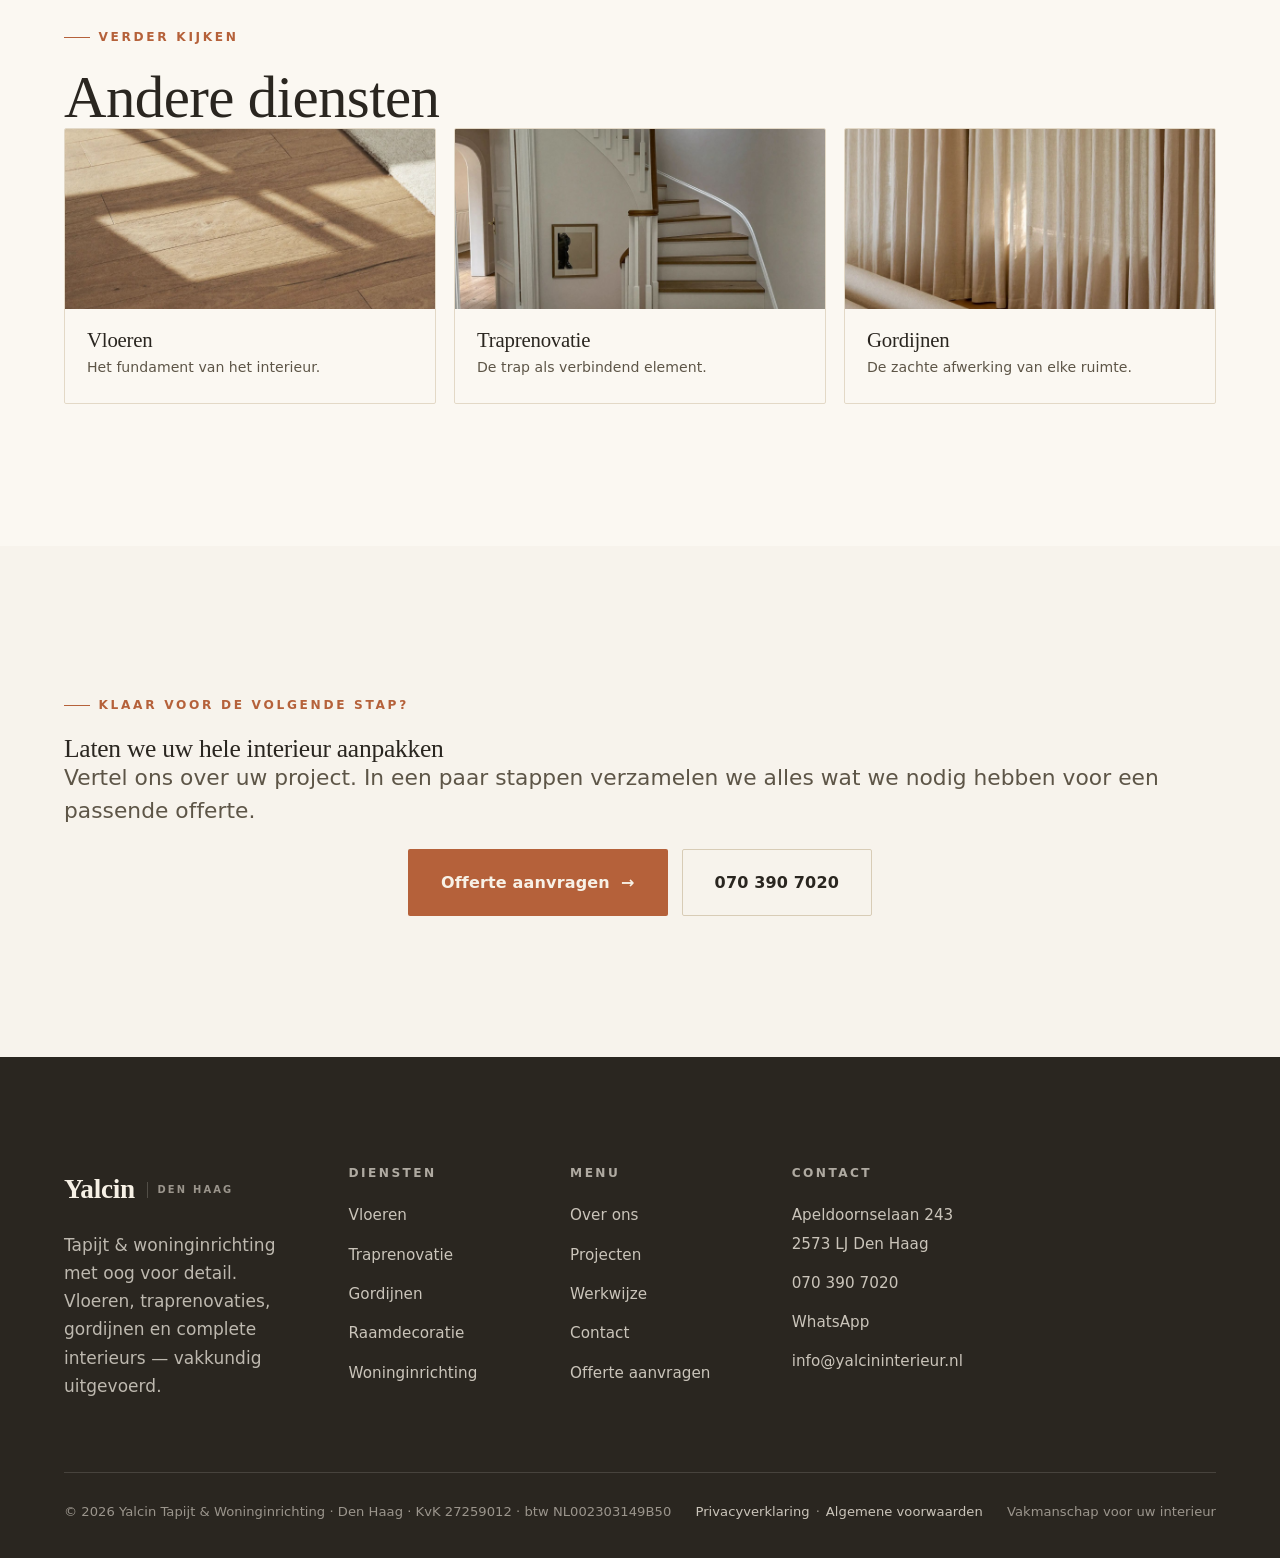
<file: projecten/woninginrichting.html>
<!DOCTYPE html><html lang="nl"><head><meta charset="UTF-8"><meta name="viewport" content="width=device-width, initial-scale=1">
<title>Complete woninginrichting — Yalcin Tapijt & Woninginrichting</title>
<meta name="description" content="Van advies en inmeten tot plaatsen — wij verzorgen uw complete woninginrichting onder één dak in Den Haag.">
<link rel="canonical" href="https://www.yalcininterieur.nl/projecten/woninginrichting">
<meta property="og:type" content="website">
<meta property="og:site_name" content="Yalcin Tapijt &amp; Woninginrichting">
<meta property="og:title" content="Complete woninginrichting — Yalcin Tapijt &amp; Woninginrichting">
<meta property="og:description" content="Van advies en inmeten tot plaatsen — wij verzorgen uw complete woninginrichting onder één dak in Den Haag.">
<meta property="og:url" content="https://www.yalcininterieur.nl/projecten/woninginrichting">
<meta property="og:image" content="https://www.yalcininterieur.nl/assets/photo/hero-interieur.jpg">
<meta property="og:locale" content="nl_NL">
<meta name="twitter:card" content="summary_large_image">
<meta name="theme-color" content="#f7f3ec">
<link rel="icon" href="../favicon.svg" type="image/svg+xml"><link rel="preconnect" href="https://fonts.googleapis.com"><link rel="preconnect" href="https://fonts.gstatic.com" crossorigin><link href="https://fonts.googleapis.com/css2?family=Playfair+Display:ital,wght@0,500;0,600;1,500;1,600&family=Manrope:wght@400;500;600;700&display=swap" rel="stylesheet"><link rel="stylesheet" href="../styles.css"><link rel="stylesheet" href="../project.css"></head><body>
<header class="nav" data-nav><div class="nav-inner">
<a href="../index.html" class="brand" aria-label="Yalcin">Yalcin<span class="brand-tag">Den Haag</span></a>
<button class="nav-toggle" data-nav-toggle aria-label="Menu" aria-expanded="false"><span></span><span></span><span></span></button>
<nav class="nav-menu" data-nav-menu aria-label="Hoofdmenu">
<ul class="nav-links">
<li><a href="../webshop.html">Webshop</a></li>
<li><a href="../index.html#over">Over ons</a></li>
<li><a href="../index.html#diensten">Diensten</a></li>
<li><a href="../index.html#projecten">Projecten</a></li>
<li><a href="../index.html#werkwijze">Werkwijze</a></li>
<li><a href="../index.html#contact">Contact</a></li>
</ul>
<div class="nav-cta"><a href="tel:+31703907020" class="btn-text-hide" style="font-weight:600;font-size:.92rem;color:var(--ink)">070 390 7020</a><a href="../offerte.html" class="btn btn-primary">Offerte aanvragen <span class="arr">→</span></a></div>
</nav></div></header>
<main>
<section class="p-hero wrap"><div class="p-breadcrumb"><a href="../index.html">Home</a> <span>/</span> <a href="../index.html#diensten">Diensten</a> <span>/</span> <span>Complete woninginrichting</span></div>
<span class="eyebrow">Complete woninginrichting</span>
<h1>Uw hele interieur, op elkaar afgestemd</h1>
<p class="p-hero-lead">Vloeren, trap, gordijnen en raamdecoratie — als één geheel ontworpen en uitgevoerd. Eén aanspreekpunt, volledige ontzorging.</p>
<div class="p-meta"><div class="m"><div class="k">Omvat</div><div class="v">Vloer · Trap · Raam · Stof</div></div><div class="m"><div class="k">Aanpak</div><div class="v">Advies → inmeten → plaatsen</div></div><div class="m"><div class="k">Voordeel</div><div class="v">Eén vast team</div></div></div>
<div class="p-hero-img" data-reveal><div class="ph" data-parallax="0.05" data-src="../assets/photo/compleet-interieur-woonkamer.jpg" data-label="projectfoto — compleet interieur woonkamer"></div></div>
</section>

<section class="ba-wrap"><div class="wrap"><div class="ba-head"><span class="eyebrow center">Voor &amp; na</span><h2 class="section-title">Sleep om het verschil te zien</h2></div>
<div class="ba" data-ba>
<div class="ba-img ba-before"><div class="ph" data-src="../assets/photo/lege-ruimte.jpg" data-label="voor — lege ruimte"></div></div>
<div class="ba-img ba-after"><div class="ph" data-src="../assets/photo/compleet-ingericht.jpg" data-label="na — compleet ingericht"></div></div>
<span class="ba-tag before">Voor</span><span class="ba-tag after">Na</span>
<div class="ba-handle"><span class="knob"></span></div>
</div></div></section>

<section class="section-pad wrap"><div class="p-editorial"><div class="p-ed-media" data-reveal><div class="ph" data-src="../assets/photo/interieur-totaalbeeld.jpg" data-label="sfeer — interieur totaalbeeld"></div></div>
<div class="p-ed-copy" data-reveal data-reveal-d="1"><span class="eyebrow">Eén geheel</span><h2 class="section-title">Alles klopt met elkaar</h2><p class="lead">Losse keuzes leiden zelden tot een samenhangend geheel.</p><p>Wij kijken naar uw woning als één opgave: de vloer, de trap, de gordijnen en de raamdecoratie in dezelfde warme, natuurlijke lijn. Materialen, kleuren en texturen die elkaar versterken in plaats van bijten.</p><ul class="p-features"><li><span class="ic">01</span><div><b>Eén aanspreekpunt</b> — van eerste advies tot oplevering</div></li><li><span class="ic">02</span><div><b>Op elkaar afgestemd</b> — materiaal en kleur in één lijn</div></li><li><span class="ic">03</span><div><b>Volledige planning</b> — alles in de juiste volgorde geregeld</div></li></ul></div></div></section>

<section class="section-pad wrap" style="padding-top:0"><div class="p-editorial flip"><div class="p-ed-media" data-reveal><div class="ph" data-src="../assets/photo/woonkamer-afgewerkt.jpg" data-label="sfeer — woonkamer afgewerkt"></div></div>
<div class="p-ed-copy" data-reveal data-reveal-d="1"><span class="eyebrow">Ontzorgd</span><h2 class="section-title">U woont, wij regelen</h2><p class="lead">Een interieurtraject hoeft geen stress te zijn.</p><p>Wij stemmen de planning af, coördineren de montage en zorgen dat alles in de juiste volgorde gebeurt. U hoeft niet te schakelen tussen partijen — alles loopt via ons.</p><a href="../offerte.html" class="btn btn-primary" style="margin-top:1.6rem">Offerte voor complete woninginrichting <span class="arr">→</span></a></div></div></section>

<section class="section-pad wrap" style="padding-top:0"><div class="section-head" data-reveal><div class="h-left"><span class="eyebrow">Beeld</span><h2 class="section-title">Uit de praktijk</h2></div></div>
<div class="p-gallery" data-reveal><div class="ph wide" data-src="../assets/photo/woonkamer-compleet.jpg" data-label="galerij — woonkamer compleet"></div><div class="ph" data-src="../assets/photo/hal-met-trap.jpg" data-label="galerij — hal met trap"></div><div class="ph" data-src="../assets/photo/slaapkamer.jpg" data-label="galerij — slaapkamer"></div><div class="ph" data-src="../assets/photo/keuken-vloer.jpg" data-label="galerij — keuken vloer"></div><div class="ph" data-src="../assets/photo/raampartij.jpg" data-label="galerij — raampartij"></div></div></section>

<section class="section-pad wrap" style="background:var(--paper-2);border-radius:0;padding-inline:0"><div class="wrap"><div class="section-head" data-reveal><div class="h-left"><span class="eyebrow">Verder kijken</span><h2 class="section-title">Andere diensten</h2></div></div>
<div class="p-related"><a class="p-rel-card" href="vloeren.html" data-reveal><div class="ph" data-src="../assets/photo/vloer.jpg" data-label="dienst — vloer"></div><div class="rc-body"><h4>Vloeren</h4><p>Het fundament van het interieur.</p></div></a><a class="p-rel-card" href="traprenovatie.html" data-reveal><div class="ph" data-src="../assets/photo/trap.jpg" data-label="dienst — trap"></div><div class="rc-body"><h4>Traprenovatie</h4><p>De trap als verbindend element.</p></div></a><a class="p-rel-card" href="gordijnen.html" data-reveal><div class="ph" data-src="../assets/photo/gordijnen.jpg" data-label="dienst — gordijnen"></div><div class="rc-body"><h4>Gordijnen</h4><p>De zachte afwerking van elke ruimte.</p></div></a></div></div></section>

<section class="section-pad cta-banner"><div class="wrap" data-reveal><span class="eyebrow center">Klaar voor de volgende stap?</span><h2>Laten we uw hele interieur aanpakken</h2><p class="lead">Vertel ons over uw project. In een paar stappen verzamelen we alles wat we nodig hebben voor een passende offerte.</p><div class="hero-actions" style="display:flex;gap:14px;justify-content:center;flex-wrap:wrap"><a href="../offerte.html" class="btn btn-primary btn-lg">Offerte aanvragen <span class="arr">→</span></a><a href="tel:+31703907020" class="btn btn-ghost btn-lg">070 390 7020</a></div></div></section>
</main>
<footer class="footer"><div class="wrap-wide"><div class="footer-grid">
<div class="footer-intro"><a href="../index.html" class="brand" style="font-size:1.7rem">Yalcin<span class="brand-tag">Den Haag</span></a><p style="margin-top:1.2rem">Tapijt &amp; woninginrichting met oog voor detail. Vloeren, traprenovaties, gordijnen en complete interieurs — vakkundig uitgevoerd.</p></div>
<div><h4>Diensten</h4><ul class="footer-links"><li><a href="vloeren.html">Vloeren</a></li><li><a href="traprenovatie.html">Traprenovatie</a></li><li><a href="gordijnen.html">Gordijnen</a></li><li><a href="raamdecoratie.html">Raamdecoratie</a></li><li><a href="woninginrichting.html">Woninginrichting</a></li></ul></div>
<div><h4>Menu</h4><ul class="footer-links"><li><a href="../index.html#over">Over ons</a></li><li><a href="../index.html#projecten">Projecten</a></li><li><a href="../index.html#werkwijze">Werkwijze</a></li><li><a href="../index.html#contact">Contact</a></li><li><a href="../offerte.html">Offerte aanvragen</a></li></ul></div>
<div><h4>Contact</h4><ul class="footer-links"><li><a href="https://www.google.com/maps?q=Apeldoornselaan+243,+2573+LJ+Den+Haag" target="_blank" rel="noopener">Apeldoornselaan 243<br>2573 LJ Den Haag</a></li><li><a href="tel:+31703907020">070 390 7020</a></li><li><a href="https://wa.me/31703907020" target="_blank" rel="noopener">WhatsApp</a></li><li><a href="mailto:info@yalcininterieur.nl">info@yalcininterieur.nl</a></li></ul></div>
</div><div class="footer-bottom"><span>© <span class="yr"></span> Yalcin Tapijt &amp; Woninginrichting · Den Haag · KvK 27259012 · btw NL002303149B50</span><span class="footer-legal"><a href="../privacy.html">Privacyverklaring</a> · <a href="../voorwaarden.html">Algemene voorwaarden</a></span><span>Vakmanschap voor uw interieur</span></div></div></footer>
<div class="cookie" data-cookie role="dialog" aria-label="Cookievoorkeuren"><h4>Cookies</h4><p>We gebruiken alleen functionele cookies en — met uw toestemming — cookies om de website te verbeteren. Lees meer in onze <a href="../privacy.html">privacyverklaring</a>.</p><div class="cookie-actions"><button class="btn btn-primary" data-cookie-choice="all">Accepteren</button><button class="btn btn-ghost" data-cookie-choice="essential">Alleen functioneel</button></div></div>
<script src="../main.js"></script>
<script>document.querySelectorAll('.yr').forEach(e=>e.textContent=new Date().getFullYear());</script>
</body></html>
</file>
<file: styles.css>
/* =========================================================================
   Yalcin Tapijt & Woninginrichting — design system
   Warm, light, editorial. Playfair Display + Manrope. Terracotta accent.
   ========================================================================= */

:root {
  /* Warm light neutrals — lightest variant */
  --paper:      #f7f3ec;
  --paper-2:    #fbf8f2;
  --sand:       #efe7d8;
  --taupe-lt:   #e6dcc9;
  --taupe:      #cabfa8;
  --wood:       #9c8a6a;

  /* Ink (text only, never a dominant fill) */
  --ink:        #2a2620;
  --ink-soft:   #5d5547;
  --ink-faint:  #8c8474;

  /* Accent — warm terracotta / clay */
  --clay:       #b5613a;
  --clay-deep:  #97492a;
  --clay-soft:  #e9cdba;

  --line:       #e3d9c7;
  --line-2:     #d8ccb6;

  --cream:      #f7f1e6;

  /* Type */
  --display: "Fraunces", Georgia, serif;
  --body:    "Inter Tight", system-ui, -apple-system, sans-serif;

  /* Rhythm */
  --maxw: 1280px;
  --gutter: clamp(20px, 5vw, 72px);
  --radius: 2px;

  --shadow-sm: 0 1px 2px rgba(42,38,32,.04), 0 2px 8px rgba(42,38,32,.04);
  --shadow-md: 0 10px 30px -12px rgba(42,38,32,.18), 0 2px 8px rgba(42,38,32,.05);
  --shadow-lg: 0 30px 60px -20px rgba(42,38,32,.28);

  --ease: cubic-bezier(.22,.61,.36,1);
}

/* Grain overlay — subtle texture like velora-s-embrace */
.grain::after {
  content: "";
  position: fixed;
  inset: 0;
  pointer-events: none;
  z-index: 9999;
  opacity: 0.038;
  mix-blend-mode: multiply;
  background-image: url("data:image/svg+xml;utf8,<svg xmlns='http://www.w3.org/2000/svg' width='200' height='200'><filter id='n'><feTurbulence type='fractalNoise' baseFrequency='0.9' numOctaves='2' stitchTiles='stitch'/></filter><rect width='100%25' height='100%25' filter='url(%23n)' opacity='0.7'/></svg>");
}

* { box-sizing: border-box; }
html { scroll-behavior: smooth; -webkit-text-size-adjust: 100%; }
@media (prefers-reduced-motion: reduce) { html { scroll-behavior: auto; } }

body {
  margin: 0;
  font-family: var(--body);
  background: var(--paper);
  color: var(--ink-soft);
  font-size: 17px;
  line-height: 1.65;
  font-weight: 400;
  letter-spacing: .002em;
  -webkit-font-smoothing: antialiased;
  text-rendering: optimizeLegibility;
  overflow-x: hidden;
}

img, svg, video { display: block; max-width: 100%; }
a { color: inherit; text-decoration: none; }
button { font-family: inherit; cursor: pointer; }

/* ---------- Type ---------- */
h1, h2, h3, h4 {
  font-family: var(--display);
  color: var(--ink);
  font-weight: 500;
  line-height: 1.02;
  letter-spacing: -.01em;
  margin: 0;
  text-wrap: balance;
}
.display {
  font-size: clamp(2.7rem, 7vw, 6.2rem);
  line-height: .98;
  font-weight: 500;
}
.display em, h1 em, h2 em { font-style: italic; color: var(--clay); }

h2.section-title { font-size: clamp(2.1rem, 4.6vw, 4rem); }
p { margin: 0 0 1em; }
p:last-child { margin-bottom: 0; }

.lead { font-size: clamp(1.1rem, 1.7vw, 1.4rem); line-height: 1.5; color: var(--ink-soft); }

/* Eyebrow label — terracotta with leading dash */
.eyebrow {
  display: inline-flex;
  align-items: center;
  gap: .7em;
  font-family: var(--body);
  font-size: .76rem;
  font-weight: 600;
  letter-spacing: .22em;
  text-transform: uppercase;
  color: var(--clay);
  margin: 0 0 1.3rem;
}
.eyebrow::before {
  content: "";
  width: 26px; height: 1px;
  background: var(--clay);
  display: inline-block;
}
.eyebrow.center { justify-content: center; }

/* ---------- Layout ---------- */
.wrap { max-width: var(--maxw); margin: 0 auto; padding-inline: var(--gutter); }
.wrap-wide { max-width: 1480px; margin: 0 auto; padding-inline: var(--gutter); }
section { position: relative; }
.section-pad { padding-block: clamp(72px, 11vw, 160px); }

/* ---------- Buttons ---------- */
.btn {
  display: inline-flex;
  align-items: center;
  gap: .7em;
  padding: 1.05em 1.7em;
  border-radius: var(--radius);
  font-weight: 600;
  font-size: .94rem;
  letter-spacing: .01em;
  border: 1px solid transparent;
  transition: background .35s var(--ease), color .35s var(--ease),
              border-color .35s var(--ease), transform .35s var(--ease);
  white-space: nowrap;
}
.btn .arr {
  display: inline-block;
  transition: transform .4s var(--ease);
}
.btn:hover .arr { transform: translateX(5px); }

.btn-primary { background: var(--clay); color: var(--cream); }
.btn-primary:hover { background: var(--clay-deep); }

.btn-dark { background: var(--ink); color: var(--cream); }
.btn-dark:hover { background: #161310; }

.btn-ghost { background: transparent; color: var(--ink); border-color: var(--line-2); }
.btn-ghost:hover { border-color: var(--ink); background: rgba(42,38,32,.03); }

.btn-cream { background: var(--cream); color: var(--ink); }
.btn-cream:hover { background: #fff; }

.btn-lg { padding: 1.2em 2em; font-size: 1rem; }

/* ---------- Image placeholders (replace with real photography) ---------- */
.ph {
  position: relative;
  overflow: hidden;
  background:
    repeating-linear-gradient(135deg,
      rgba(156,138,106,.10) 0 2px,
      transparent 2px 13px),
    linear-gradient(160deg, var(--sand), var(--taupe-lt));
  border: 1px solid var(--line);
}
.ph::after {
  content: attr(data-label);
  position: absolute;
  left: 14px; bottom: 12px;
  font-family: ui-monospace, "SF Mono", Menlo, monospace;
  font-size: .68rem;
  letter-spacing: .04em;
  color: var(--ink-faint);
  background: rgba(247,243,236,.82);
  padding: 4px 9px;
  border: 1px solid var(--line);
  border-radius: 2px;
  max-width: calc(100% - 28px);
  backdrop-filter: blur(2px);
}
.ph.on-dark {
  background:
    repeating-linear-gradient(135deg,
      rgba(247,241,230,.08) 0 2px,
      transparent 2px 13px),
    linear-gradient(160deg, #20342b, #16241d);
  border-color: rgba(247,241,230,.12);
}
.ph.on-dark::after {
  color: rgba(247,241,230,.7);
  background: rgba(20,28,23,.65);
  border-color: rgba(247,241,230,.14);
}
/* auto-upgrade: when a real image at data-src loads, JS sets bg + this class */
.ph.has-img { background: var(--ink) center/cover no-repeat; border-color: transparent; }
.ph.has-img::after { display: none; }
.ph.has-img.kept-label::after { display: block; }

/* ---------- Scroll reveal ---------- */
[data-reveal] {
  opacity: 0;
  transform: translateY(26px);
  transition: opacity .9s var(--ease), transform .9s var(--ease);
  will-change: opacity, transform;
}
[data-reveal].in { opacity: 1; transform: none; }
[data-reveal-d="1"] { transition-delay: .08s; }
[data-reveal-d="2"] { transition-delay: .16s; }
[data-reveal-d="3"] { transition-delay: .24s; }
[data-reveal-d="4"] { transition-delay: .32s; }
@media (prefers-reduced-motion: reduce) {
  [data-reveal] { opacity: 1 !important; transform: none !important; transition: none; }
}

/* hairline divider */
.rule { height: 1px; background: var(--line); border: 0; margin: 0; }

/* zellige-ish dot texture for dark sections (subtle) */
.tex {
  position: absolute; inset: 0;
  background-image: radial-gradient(rgba(247,241,230,.05) 1px, transparent 1.4px);
  background-size: 22px 22px;
  pointer-events: none;
  opacity: .6;
}

/* =========================================================================
   Site chrome — navigation
   ========================================================================= */
.nav {
  position: fixed;
  top: var(--promo-h, 0px); left: 0; right: 0;
  z-index: 100;
  transition: background .4s var(--ease), box-shadow .4s var(--ease),
              border-color .4s var(--ease), top .4s var(--ease);
  border-bottom: 1px solid transparent;
}

/* Promo / announcement bar */
.promo {
  position: fixed; top: 0; left: 0; right: 0; z-index: 105;
  height: var(--promo-h, 0px); overflow: hidden;
  background: var(--clay); color: var(--cream);
  display: flex; align-items: center; justify-content: center;
  transition: height .45s var(--ease);
}
.promo-inner {
  display: flex; align-items: center; gap: 14px; justify-content: center;
  font-size: .84rem; letter-spacing: .01em; padding-inline: 48px 40px; text-align: center;
}
.promo-inner strong { font-weight: 700; }
.promo-inner .tick { font-size: .72rem; letter-spacing: .14em; text-transform: uppercase; opacity: .8; }
.promo-inner a { text-decoration: underline; text-underline-offset: 2px; font-weight: 600; white-space: nowrap; }
.promo-close {
  position: absolute; right: 14px; top: 50%; transform: translateY(-50%);
  background: none; border: 0; color: var(--cream); font-size: 1.1rem; line-height: 1;
  width: 28px; height: 28px; border-radius: 50%; opacity: .85; transition: opacity .25s, background .25s;
}
.promo-close:hover { opacity: 1; background: rgba(247,241,230,.16); }
body.promo-closed { --promo-h: 0px; }
@media (max-width: 640px) {
  .promo-inner { font-size: .76rem; gap: 8px; padding-inline: 40px 36px; }
  .promo-inner .tick { display: none; }
}
.nav-scrolled {
  background: rgba(247,243,236,.86);
  backdrop-filter: saturate(160%) blur(14px);
  border-bottom-color: var(--line);
}
.nav-inner {
  max-width: 1480px;
  margin: 0 auto;
  padding: clamp(16px,2vw,22px) var(--gutter);
  display: flex;
  align-items: center;
  justify-content: space-between;
  gap: 24px;
}
.brand {
  display: flex;
  align-items: baseline;
  gap: .55rem;
  font-family: var(--display);
  font-size: 1.5rem;
  font-weight: 600;
  letter-spacing: -.01em;
  color: var(--ink);
}
.brand .brand-mark { font-style: italic; }
.brand-tag {
  font-family: var(--body);
  font-size: .62rem;
  font-weight: 600;
  letter-spacing: .22em;
  text-transform: uppercase;
  color: var(--ink-faint);
  align-self: center;
  padding-left: .6rem;
  margin-left: .2rem;
  border-left: 1px solid var(--line-2);
}
.nav-links {
  display: flex;
  align-items: center;
  gap: clamp(20px, 2.4vw, 40px);
  list-style: none;
  margin: 0; padding: 0;
}
.nav-links a {
  font-size: .92rem;
  font-weight: 500;
  color: var(--ink-soft);
  position: relative;
  padding: .3em 0;
  transition: color .3s var(--ease);
}
.nav-links a::after {
  content: ""; position: absolute; left: 0; bottom: -2px;
  width: 100%; height: 1px; background: var(--clay);
  transform: scaleX(0); transform-origin: left;
  transition: transform .35s var(--ease);
}
.nav-links a:hover { color: var(--ink); }
.nav-links a:hover::after { transform: scaleX(1); }
.nav-cta { display: flex; align-items: center; gap: 14px; }

.nav-toggle {
  display: none;
  flex-direction: column;
  gap: 5px;
  background: none; border: 0; padding: 8px;
}
.nav-toggle span {
  width: 24px; height: 2px; background: var(--ink);
  transition: transform .35s var(--ease), opacity .25s var(--ease);
}

@media (max-width: 940px) {
  .nav-toggle { display: flex; }
  .nav-links, .nav-cta .btn-text-hide { display: none; }
  .nav-menu {
    position: fixed; inset: 0 0 0 auto;
    width: min(86vw, 380px);
    background: var(--paper-2);
    border-left: 1px solid var(--line);
    transform: translateX(100%);
    transition: transform .5s var(--ease);
    display: flex; flex-direction: column;
    padding: 110px var(--gutter) 40px;
    gap: 8px;
  }
  .nav-menu .nav-links {
    flex-direction: column;
    align-items: flex-start;
    gap: 4px;
    width: 100%;
  }
  .nav-menu .nav-links a { font-size: 1.6rem; font-family: var(--display); padding: .35em 0; }
  .nav-menu .nav-cta { margin-top: 24px; width: 100%; }
  .nav-menu .nav-cta .btn { width: 100%; justify-content: center; }
  .nav-open .nav-menu { transform: translateX(0); box-shadow: var(--shadow-lg); }
  .nav-open .nav-toggle span:nth-child(1) { transform: translateY(7px) rotate(45deg); }
  .nav-open .nav-toggle span:nth-child(2) { opacity: 0; }
  .nav-open .nav-toggle span:nth-child(3) { transform: translateY(-7px) rotate(-45deg); }
}
@media (min-width: 941px) {
  .nav-menu { display: flex !important; align-items: center; gap: clamp(24px,3vw,48px); }
}

/* =========================================================================
   Footer
   ========================================================================= */
.footer {
  background: var(--ink);
  color: var(--cream);
  padding-block: clamp(64px, 9vw, 110px) 36px;
  position: relative;
}
.footer .brand { color: var(--cream); }
.footer .brand-tag { color: rgba(247,241,230,.55); border-color: rgba(247,241,230,.2); }
.footer-grid {
  display: grid;
  grid-template-columns: 1.4fr 1fr 1fr 1fr 1.2fr;
  gap: clamp(32px, 5vw, 72px);
  align-items: start;
}
.footer h4 {
  color: var(--cream);
  font-family: var(--body);
  font-size: .76rem;
  font-weight: 700;
  letter-spacing: .2em;
  text-transform: uppercase;
  opacity: .65;
  margin-bottom: 1.3rem;
}
.footer-links { list-style: none; margin: 0; padding: 0; display: flex; flex-direction: column; gap: .7rem; }
.footer-links a { color: rgba(247,241,230,.78); font-size: .95rem; transition: color .3s var(--ease); }
.footer-links a:hover { color: var(--cream); }
.footer-intro p { color: rgba(247,241,230,.72); max-width: 34ch; }
.footer-bottom {
  display: flex; flex-wrap: wrap; gap: 16px;
  justify-content: space-between; align-items: center;
  margin-top: clamp(40px, 6vw, 72px);
  padding-top: 28px;
  border-top: 1px solid rgba(247,241,230,.14);
  font-size: .82rem;
  color: rgba(247,241,230,.55);
}
.footer-legal { display: inline-flex; gap: 6px; align-items: center; }
.footer-legal a { color: rgba(247,241,230,.78); transition: color .3s var(--ease); }
.footer-legal a:hover { color: var(--cream); }
@media (max-width: 820px) {
  .footer-grid { grid-template-columns: 1fr 1fr; }
  .footer-intro { grid-column: 1 / -1; }
}
@media (max-width: 520px) {
  .footer-grid { grid-template-columns: 1fr; }
}

/* ================= WEBSHOP ================= */
.webshop-section { background: var(--paper-2); }
.webshop-grid {
  display: grid; grid-template-columns: 1fr 1fr;
  gap: clamp(48px, 7vw, 100px); align-items: center;
}
.webshop-features {
  list-style: none; padding: 0; margin: 2rem 0 2.4rem;
  display: flex; flex-direction: column; gap: .9rem;
}
.webshop-features li {
  display: flex; align-items: center; gap: 12px;
  font-size: .98rem; color: var(--ink-soft);
}
.wf-dot {
  flex-shrink: 0; width: 8px; height: 8px; border-radius: 50%;
  background: var(--clay);
}
.shopify-embed-placeholder { /* this wrapper gets swapped for a real Shopify embed */ }
.notify-form { display: flex; gap: 10px; flex-wrap: wrap; }
.notify-input {
  flex: 1 1 200px; padding: .85em 1.2em;
  border: 1px solid var(--line-2); border-radius: var(--radius);
  font-family: var(--body); font-size: .95rem; background: var(--paper);
  color: var(--ink); outline: none;
  transition: border-color .3s;
}
.notify-input:focus { border-color: var(--clay); }
.notify-note { font-size: .78rem; color: var(--ink-faint); margin-top: .8rem; }

.webshop-media { position: relative; }
.webshop-preview { display: flex; flex-direction: column; gap: 14px; }
.shop-preview-card {
  display: grid; grid-template-columns: 120px 1fr;
  gap: 18px; background: var(--paper);
  border: 1px solid var(--line); border-radius: var(--radius);
  padding: 16px; align-items: center;
  transition: box-shadow .4s var(--ease);
}
.shop-preview-card:hover { box-shadow: var(--shadow-md); }
.shop-ph { height: 90px; border-radius: var(--radius); }
.shop-cat { font-size: .7rem; letter-spacing: .16em; text-transform: uppercase; color: var(--clay); }
.shop-title { font-family: var(--display); font-size: 1.1rem; color: var(--ink); margin: .3rem 0 .5rem; }
.shop-price { font-size: .9rem; color: var(--ink-soft); }
.shop-price strong { color: var(--ink); }
.shop-cta-placeholder {
  display: inline-block; margin-top: 10px;
  font-size: .75rem; font-weight: 600; letter-spacing: .1em; text-transform: uppercase;
  color: var(--clay); border: 1px solid var(--clay-soft);
  padding: .4em .9em; border-radius: 100px;
}
.webshop-badge {
  position: absolute; top: -16px; right: -10px;
  background: var(--clay); color: var(--cream);
  font-size: .72rem; font-weight: 700; letter-spacing: .14em; text-transform: uppercase;
  padding: .5em 1em; border-radius: 100px;
}
@media (max-width: 860px) {
  .webshop-grid { grid-template-columns: 1fr; }
  .webshop-badge { top: -12px; right: 0; }
}

/* =========================================================================
   Cookie consent bar
   ========================================================================= */
.cookie {
  position: fixed;
  left: clamp(16px, 3vw, 32px);
  bottom: clamp(16px, 3vw, 32px);
  z-index: 200;
  max-width: 420px;
  background: var(--paper-2);
  border: 1px solid var(--line-2);
  border-radius: var(--radius);
  box-shadow: var(--shadow-lg);
  padding: 26px 26px 24px;
  transform: translateY(140%);
  opacity: 0;
  transition: transform .6s var(--ease), opacity .5s var(--ease);
}
.cookie.show { transform: translateY(0); opacity: 1; }
.cookie h4 { font-size: 1.2rem; margin-bottom: .5rem; }
.cookie p { font-size: .88rem; line-height: 1.55; color: var(--ink-soft); margin-bottom: 1.2rem; }
.cookie p a { color: var(--clay); text-decoration: underline; text-underline-offset: 2px; }
.cookie-actions { display: flex; gap: 10px; flex-wrap: wrap; }
.cookie-actions .btn { padding: .75em 1.3em; font-size: .85rem; }
@media (max-width: 480px) {
  .cookie { left: 12px; right: 12px; bottom: 12px; max-width: none; }
}
</file>
<file: offerte.css>
/* =========================================================================
   Offerte wizard — multi-step quote form
   ========================================================================= */
.q-page { min-height: 100svh; display: grid; grid-template-columns: 380px 1fr; }
@media (max-width: 940px) { .q-page { grid-template-columns: 1fr; } }

/* ---- Left rail ---- */
.q-rail {
  background: var(--ink);
  color: var(--cream);
  padding: clamp(28px,4vw,48px) clamp(28px,3vw,44px);
  position: sticky; top: 0; height: 100svh;
  display: flex; flex-direction: column;
  overflow: hidden;
}
.q-rail .tex { opacity: .5; }
.q-rail-inner { position: relative; display: flex; flex-direction: column; height: 100%; }
.q-rail .brand { color: var(--cream); font-size: 1.5rem; }
.q-rail .brand-tag { color: rgba(247,241,230,.55); border-color: rgba(247,241,230,.2); }
.q-back { margin-top: 26px; font-size: .86rem; color: rgba(247,241,230,.7); display: inline-flex; gap: 8px; align-items: center; transition: color .3s; }
.q-back:hover { color: var(--cream); }

.q-rail h2 { color: var(--cream); font-size: 1.9rem; margin: 34px 0 8px; line-height: 1.05; }
.q-rail .q-rail-sub { color: rgba(247,241,230,.7); font-size: .94rem; }

.q-steps { list-style: none; margin: 36px 0 0; padding: 0; display: flex; flex-direction: column; gap: 2px; }
.q-step-item { display: flex; align-items: center; gap: 14px; padding: 11px 0; color: rgba(247,241,230,.45); font-size: .95rem; transition: color .4s var(--ease); }
.q-step-item .si {
  width: 30px; height: 30px; border-radius: 50%; flex: 0 0 30px;
  border: 1px solid rgba(247,241,230,.25); display: grid; place-items: center;
  font-size: .82rem; font-weight: 600; transition: all .4s var(--ease);
}
.q-step-item.active { color: var(--cream); }
.q-step-item.active .si { background: var(--clay); border-color: var(--clay); color: var(--cream); }
.q-step-item.done { color: rgba(247,241,230,.8); }
.q-step-item.done .si { background: rgba(247,241,230,.12); border-color: transparent; color: var(--clay-soft); }

.q-rail-foot { margin-top: auto; padding-top: 28px; border-top: 1px solid rgba(247,241,230,.14); }
.q-rail-foot .lbl { font-size: .72rem; letter-spacing: .14em; text-transform: uppercase; color: rgba(247,241,230,.5); margin-bottom: 6px; }
.q-rail-foot a { color: var(--cream); font-weight: 600; }
.q-rail-foot a:hover { color: var(--clay-soft); }

/* hide rail steps on mobile, show compact progress instead */
.q-mobilebar { display: none; }
@media (max-width: 940px) {
  .q-rail { position: relative; height: auto; padding: 24px var(--gutter) 26px; }
  .q-steps, .q-rail-foot, .q-rail .q-rail-sub { display: none; }
  .q-rail h2 { margin: 18px 0 14px; font-size: 1.5rem; }
  .q-mobilebar { display: block; }
  .q-mobilebar .track { height: 4px; background: rgba(247,241,230,.18); border-radius: 100px; overflow: hidden; }
  .q-mobilebar .fill { height: 100%; background: var(--clay); width: 20%; transition: width .5s var(--ease); }
  .q-mobilebar .mlbl { font-size: .82rem; color: rgba(247,241,230,.7); margin-top: 8px; }
}

/* ---- Main panel ---- */
.q-main { padding: clamp(36px,5vw,80px) clamp(24px,5vw,90px); display: flex; flex-direction: column; min-height: 100svh; }
.q-main-inner { max-width: 720px; width: 100%; margin: 0 auto; flex: 1; display: flex; flex-direction: column; }

.q-step { display: none; animation: qFade .5s var(--ease); }
.q-step.active { display: block; }
@keyframes qFade { from { opacity: 0; transform: translateY(14px); } to { opacity: 1; transform: none; } }

.q-eyebrow { font-size: .76rem; font-weight: 700; letter-spacing: .2em; text-transform: uppercase; color: var(--clay); margin-bottom: 14px; }
.q-step h3 { font-size: clamp(1.8rem, 3.4vw, 2.8rem); line-height: 1.04; margin-bottom: 10px; }
.q-step .q-help { color: var(--ink-soft); margin-bottom: 34px; max-width: 52ch; }

/* selectable cards */
.q-cards { display: grid; grid-template-columns: repeat(auto-fill, minmax(200px,1fr)); gap: 14px; }
.q-card {
  position: relative; border: 1px solid var(--line-2); background: var(--paper-2);
  border-radius: var(--radius); padding: 22px; cursor: pointer;
  transition: border-color .3s var(--ease), background .3s var(--ease), transform .3s var(--ease);
}
.q-card:hover { border-color: var(--wood); transform: translateY(-2px); }
.q-card .qc-num { font-family: var(--display); color: var(--clay); font-size: .95rem; }
.q-card h4 { font-size: 1.3rem; margin: 10px 0 6px; }
.q-card p { font-size: .86rem; color: var(--ink-soft); margin: 0; }
.q-card .check {
  position: absolute; top: 16px; right: 16px; width: 24px; height: 24px;
  border-radius: 50%; border: 1px solid var(--line-2); display: grid; place-items: center;
  transition: all .3s var(--ease);
}
.q-card .check svg { width: 13px; height: 13px; stroke: var(--cream); fill: none; stroke-width: 2.4; opacity: 0; transition: opacity .2s; }
.q-card input { position: absolute; opacity: 0; pointer-events: none; }
.q-card.sel { border-color: var(--clay); background: #fff; }
.q-card.sel .check { background: var(--clay); border-color: var(--clay); }
.q-card.sel .check svg { opacity: 1; }

/* dynamic service panels */
.q-panel { border-top: 1px solid var(--line); padding-top: 30px; margin-top: 30px; }
.q-panel:first-child { border-top: 0; padding-top: 0; margin-top: 0; }
.q-panel > .q-panel-title { display: flex; align-items: center; gap: 12px; margin-bottom: 22px; }
.q-panel-title h4 { font-size: 1.5rem; }
.q-panel-title .tag { font-size: .72rem; font-weight: 700; letter-spacing: .12em; text-transform: uppercase; color: var(--clay); background: var(--clay-soft); padding: 4px 10px; border-radius: 100px; }

/* form fields */
.q-field { margin-bottom: 22px; }
.q-field > label, .q-label { display: block; font-weight: 600; font-size: .92rem; color: var(--ink); margin-bottom: 10px; }
.q-field .hint { font-weight: 400; color: var(--ink-faint); font-size: .82rem; }
.q-row { display: grid; grid-template-columns: 1fr 1fr; gap: 16px; }
@media (max-width: 560px) { .q-row { grid-template-columns: 1fr; } }

.q-input, .q-select, .q-textarea {
  width: 100%; font-family: var(--body); font-size: 1rem; color: var(--ink);
  background: var(--paper-2); border: 1px solid var(--line-2); border-radius: var(--radius);
  padding: 14px 16px; transition: border-color .3s var(--ease), background .3s var(--ease);
}
.q-input:focus, .q-select:focus, .q-textarea:focus { outline: none; border-color: var(--clay); background: #fff; }
.q-textarea { resize: vertical; min-height: 120px; }
.q-input.err, .q-select.err { border-color: var(--clay-deep); background: #fbf0ea; }

/* stepper number */
.q-stepper { display: inline-flex; align-items: stretch; border: 1px solid var(--line-2); border-radius: var(--radius); overflow: hidden; background: var(--paper-2); }
.q-stepper button { width: 48px; background: transparent; border: 0; font-size: 1.3rem; color: var(--ink); transition: background .25s; }
.q-stepper button:hover { background: var(--sand); }
.q-stepper input { width: 72px; text-align: center; border: 0; border-inline: 1px solid var(--line-2); background: transparent; font-size: 1.05rem; font-weight: 600; color: var(--ink); }
.q-stepper input:focus { outline: none; }

/* chip / pill choices (radio or checkbox group) */
.q-chips { display: flex; flex-wrap: wrap; gap: 10px; }
.q-chip {
  position: relative; cursor: pointer; user-select: none;
  border: 1px solid var(--line-2); background: var(--paper-2);
  padding: 11px 18px; border-radius: 100px; font-size: .92rem; font-weight: 500; color: var(--ink-soft);
  transition: all .25s var(--ease);
}
.q-chip:hover { border-color: var(--wood); }
.q-chip input { position: absolute; opacity: 0; pointer-events: none; }
.q-chip.sel { background: var(--ink); color: var(--cream); border-color: var(--ink); }

/* toggle (yes/no) */
.q-toggle { display: flex; gap: 8px; }
.q-toggle .q-chip { flex: 1; text-align: center; }

/* footer nav */
.q-actions { display: flex; justify-content: space-between; align-items: center; gap: 16px; margin-top: 44px; padding-top: 28px; border-top: 1px solid var(--line); }
.q-actions .spacer { flex: 1; }

/* summary (step review) */
.q-summary { background: var(--paper-2); border: 1px solid var(--line); border-radius: var(--radius); padding: 8px 26px; margin-bottom: 30px; }
.q-sum-row { display: grid; grid-template-columns: 180px 1fr auto; gap: 16px; padding: 16px 0; border-top: 1px solid var(--line); align-items: baseline; }
.q-sum-row:first-child { border-top: 0; }
.q-sum-row .k { font-size: .78rem; letter-spacing: .1em; text-transform: uppercase; color: var(--ink-faint); }
.q-sum-row .v { color: var(--ink); }
.q-sum-row .v .item { display: block; }
.q-sum-row .edit { font-size: .82rem; color: var(--clay); font-weight: 600; background: none; border: 0; }
.q-sum-row .edit:hover { text-decoration: underline; }
@media (max-width: 560px) { .q-sum-row { grid-template-columns: 1fr; gap: 4px; } }

/* success */
.q-success { text-align: center; max-width: 540px; margin: auto; padding: 60px 0; }
.q-success .mark { width: 84px; height: 84px; border-radius: 50%; background: var(--clay-soft); display: grid; place-items: center; margin: 0 auto 30px; }
.q-success .mark svg { width: 38px; height: 38px; stroke: var(--clay-deep); fill: none; stroke-width: 2; stroke-dasharray: 60; stroke-dashoffset: 60; animation: drawCheck .8s var(--ease) .2s forwards; }
@keyframes drawCheck { to { stroke-dashoffset: 0; } }
.q-success h3 { font-size: clamp(2rem,4vw,3rem); margin-bottom: 14px; }
.q-success p { color: var(--ink-soft); margin-bottom: 30px; }

.q-error-msg { color: var(--clay-deep); font-size: .88rem; margin-top: 8px; display: none; }
.q-error-msg.show { display: block; }

/* multi-item per service */
.q-item { position: relative; border: 1px solid var(--line-2); border-radius: var(--radius); padding: 24px; margin-bottom: 14px; background: var(--paper-2); }
.q-item-head { display: flex; align-items: center; justify-content: space-between; margin-bottom: 18px; }
.q-item-n { font-family: var(--display); font-size: 1.15rem; color: var(--ink); }
.q-item-remove { background: none; border: 0; color: var(--clay); font-size: .82rem; font-weight: 600; display: inline-flex; align-items: center; gap: 5px; }
.q-item-remove:hover { text-decoration: underline; }
.q-item-remove svg { width: 13px; height: 13px; stroke: currentColor; fill: none; stroke-width: 2; }
.q-item:only-child .q-item-remove { display: none; }
.q-additem {
  display: inline-flex; align-items: center; gap: 8px;
  background: transparent; border: 1px dashed var(--line-2); border-radius: var(--radius);
  color: var(--ink); font-weight: 600; font-size: .9rem; padding: 12px 18px; width: 100%;
  justify-content: center; transition: border-color .3s var(--ease), background .3s var(--ease), color .3s var(--ease);
}
.q-additem:hover { border-color: var(--clay); color: var(--clay); background: #fff; }
.q-additem .plus { font-size: 1.2rem; line-height: 1; }
.q-item:last-of-type { margin-bottom: 16px; }

/* summary nested item */
.q-sum-svc { display: block; margin: 8px 0 2px; color: var(--ink); font-weight: 600; }
.q-sum-item { display: block; padding-left: 0; margin-bottom: 6px; }
.q-sum-item .ii { display: block; font-size: .82rem; color: var(--clay); font-weight: 600; margin-bottom: 1px; }
</file>
<file: legal.css>
/* Legal / document pages */
.doc-hero { padding-top: 130px; padding-bottom: clamp(28px,4vw,44px); }
.doc-hero .eyebrow { margin-bottom: 18px; }
.doc-hero h1 { font-size: clamp(2.4rem,5vw,4.4rem); line-height: 1; margin-bottom: 16px; }
.doc-hero p { color: var(--ink-soft); max-width: 60ch; }
.doc-updated { font-size: .82rem; color: var(--ink-faint); margin-top: 14px; }

.doc-body { display: grid; grid-template-columns: 240px 1fr; gap: clamp(36px,5vw,72px); padding-bottom: clamp(64px,9vw,120px); }
.doc-toc { position: sticky; top: 110px; align-self: start; }
.doc-toc .lbl { font-size: .72rem; letter-spacing: .16em; text-transform: uppercase; color: var(--ink-faint); margin-bottom: 14px; }
.doc-toc ul { list-style: none; margin: 0; padding: 0; display: flex; flex-direction: column; gap: 9px; border-left: 1px solid var(--line); }
.doc-toc a { display: block; padding-left: 16px; font-size: .9rem; color: var(--ink-soft); border-left: 2px solid transparent; margin-left: -1px; transition: color .25s, border-color .25s; }
.doc-toc a:hover { color: var(--clay); border-color: var(--clay); }

.doc-content { max-width: 70ch; }
.doc-content section { padding-block: 22px; border-top: 1px solid var(--line); }
.doc-content section:first-child { border-top: 0; padding-top: 0; }
.doc-content h2 { font-size: clamp(1.5rem,2.4vw,2rem); margin-bottom: 14px; }
.doc-content h3 { font-family: var(--body); font-size: 1.02rem; font-weight: 700; color: var(--ink); margin: 18px 0 6px; }
.doc-content p, .doc-content li { color: var(--ink-soft); }
.doc-content ul, .doc-content ol { padding-left: 1.2em; margin: 0 0 1em; }
.doc-content li { margin-bottom: .5em; }
.doc-content a { color: var(--clay); text-decoration: underline; text-underline-offset: 2px; }
.doc-note { background: var(--paper-2); border: 1px solid var(--line); border-radius: var(--radius); padding: 16px 20px; font-size: .88rem; }
@media (max-width: 820px) { .doc-body { grid-template-columns: 1fr; } .doc-toc { display: none; } }
</file>
<file: webshop.css>
/* =========================================================================
   Yalcin — Webshop styles
   ========================================================================= */

/* ---- Shop hero ---- */
.shop-hero {
  padding-top: calc(84px + var(--promo-h, 46px));
  padding-bottom: clamp(40px, 6vw, 72px);
  background: var(--paper-2);
  border-bottom: 1px solid var(--line);
}
.shop-hero-inner {
  max-width: var(--maxw); margin: 0 auto; padding-inline: var(--gutter);
  display: flex; align-items: flex-end; justify-content: space-between;
  gap: 32px; flex-wrap: wrap;
}
.shop-hero h1 { font-size: clamp(2.4rem, 5.5vw, 4.8rem); line-height: .96; }
.shop-hero p { max-width: 44ch; margin-top: 1.2rem; color: var(--ink-soft); }
.shop-hero-stats {
  display: flex; gap: 40px; flex-shrink: 0;
}
.shop-stat .n {
  font-family: var(--display); font-size: 2.2rem;
  color: var(--ink); line-height: 1;
}
.shop-stat .l { font-size: .78rem; color: var(--ink-faint); margin-top: 4px; letter-spacing: .05em; }

/* ---- Filter bar ---- */
.filter-bar {
  background: var(--paper);
  border-bottom: 1px solid var(--line);
  position: sticky; top: calc(68px + var(--promo-h, 0px));
  z-index: 40;
}
body.promo-closed .filter-bar { top: 68px; }
.filter-bar-inner {
  max-width: var(--maxw); margin: 0 auto; padding-inline: var(--gutter);
  display: flex; align-items: center; justify-content: space-between;
  gap: 20px; overflow-x: auto; scrollbar-width: none;
}
.filter-bar-inner::-webkit-scrollbar { display: none; }
.filter-tabs { display: flex; gap: 0; }
.ftab {
  padding: 1.1em 1.5em;
  font-size: .84rem; font-weight: 600; letter-spacing: .01em;
  color: var(--ink-faint); background: none; border: none;
  border-bottom: 2px solid transparent;
  transition: color .3s var(--ease), border-color .3s var(--ease);
  white-space: nowrap;
}
.ftab:hover { color: var(--ink); }
.ftab.on { color: var(--ink); border-bottom-color: var(--clay); }

.filter-sort {
  display: flex; align-items: center; gap: 10px;
  flex-shrink: 0; font-size: .84rem; color: var(--ink-soft);
}
.shop-search {
  display: flex; align-items: center; gap: 8px;
  background: none; border: 1px solid var(--line-2);
  border-radius: var(--radius); padding: .4em .8em;
  transition: border-color .3s var(--ease);
}
.shop-search:focus-within { border-color: var(--clay); }
.shop-search svg {
  width: 15px; height: 15px; flex-shrink: 0;
  fill: none; stroke: var(--ink-faint); stroke-width: 2;
}
.shop-search input {
  border: none; background: none; outline: none;
  font-family: var(--body); font-size: .84rem; color: var(--ink);
  width: 130px;
}
.shop-search input::placeholder { color: var(--ink-faint); }
@media (max-width: 760px) {
  .filter-bar-inner { flex-wrap: wrap; }
  .shop-search input { width: 100px; }
}
.sort-select {
  background: none; border: 1px solid var(--line-2);
  border-radius: var(--radius); padding: .4em .8em;
  font-family: var(--body); font-size: .84rem; color: var(--ink);
  appearance: none; padding-right: 2em;
  background-image: url("data:image/svg+xml,%3Csvg xmlns='http://www.w3.org/2000/svg' width='10' height='6'%3E%3Cpath d='M0 0l5 6 5-6z' fill='%235d5547'/%3E%3C/svg%3E");
  background-repeat: no-repeat; background-position: right .6em center;
  cursor: pointer;
}

/* ---- Product grid ---- */
.shop-main {
  max-width: var(--maxw); margin: 0 auto; padding-inline: var(--gutter);
  padding-block: clamp(40px, 6vw, 80px);
}
.product-count {
  font-size: .84rem; color: var(--ink-faint); margin-bottom: 32px;
}
.product-grid {
  display: grid;
  grid-template-columns: repeat(4, 1fr);
  gap: clamp(14px, 1.6vw, 26px);
}
@media (max-width: 1100px) { .product-grid { grid-template-columns: repeat(3, 1fr); } }
@media (max-width: 760px) { .product-grid { grid-template-columns: repeat(2, 1fr); } }
@media (max-width: 420px) { .product-grid { grid-template-columns: 1fr; } }

/* ---- Product card ---- */
.prod-card {
  background: var(--paper-2);
  border: 1px solid var(--line);
  border-radius: var(--radius);
  overflow: hidden;
  display: flex; flex-direction: column;
  transition: box-shadow .45s var(--ease), transform .45s var(--ease);
  cursor: pointer;
  position: relative;
}
.prod-card:hover {
  box-shadow: var(--shadow-md);
  transform: translateY(-3px);
}
.prod-img-wrap {
  position: relative; overflow: hidden;
  aspect-ratio: 1/1; background: var(--sand);
  flex-shrink: 0;
}
.prod-img {
  width: 100%; height: 100%; object-fit: cover;
  transition: transform 1s var(--ease);
  display: block;
}
.prod-card:hover .prod-img { transform: scale(1.06); }
.prod-img-ph {
  width: 100%; height: 100%;
  background:
    repeating-linear-gradient(135deg, rgba(156,138,106,.10) 0 2px, transparent 2px 13px),
    linear-gradient(160deg, var(--sand), var(--taupe-lt));
  display: flex; align-items: center; justify-content: center;
  color: var(--ink-faint); font-size: .8rem;
}

.prod-badge {
  position: absolute; top: 12px; left: 12px;
  background: var(--clay); color: var(--cream);
  font-size: .64rem; font-weight: 700; letter-spacing: .14em;
  text-transform: uppercase; padding: .35em .75em; border-radius: 100px;
}
.prod-quick-add {
  position: absolute; bottom: 0; left: 0; right: 0;
  background: rgba(42,38,32,.88); backdrop-filter: blur(4px);
  color: var(--cream); text-align: center;
  padding: 14px; font-size: .84rem; font-weight: 600; letter-spacing: .04em;
  transform: translateY(100%); transition: transform .4s var(--ease);
  border: none; width: 100%; font-family: var(--body);
}
.prod-card:hover .prod-quick-add { transform: translateY(0); }
.prod-quick-add:hover { background: var(--clay); }

.prod-info {
  padding: 18px 20px 20px; flex: 1; display: flex; flex-direction: column;
}
.prod-coll {
  font-size: .68rem; font-weight: 600; letter-spacing: .18em;
  text-transform: uppercase; color: var(--clay); margin-bottom: .5rem;
}
.prod-name {
  font-family: var(--display); font-size: 1.3rem; color: var(--ink);
  line-height: 1.1; margin-bottom: .5rem;
  font-weight: 500;
}
.prod-price {
  font-size: 1.05rem; font-weight: 700; color: var(--ink);
  margin-top: auto; padding-top: 12px;
}
.prod-price-note { font-size: .78rem; color: var(--ink-faint); font-weight: 400; }

/* Loading skeletons */
.prod-skeleton {
  background: var(--paper-2); border: 1px solid var(--line);
  border-radius: var(--radius); overflow: hidden; animation: shimmer 1.6s ease infinite;
}
.prod-skeleton .sk-img { aspect-ratio: 1/1; background: var(--sand); }
.prod-skeleton .sk-body { padding: 18px 20px 20px; }
.prod-skeleton .sk-line {
  height: 12px; border-radius: 4px; background: var(--line);
  margin-bottom: 10px;
}
.prod-skeleton .sk-line.w60 { width: 60%; }
.prod-skeleton .sk-line.w80 { width: 80%; }
.prod-skeleton .sk-line.w40 { width: 40%; }
@keyframes shimmer {
  0%,100% { opacity: 1; }
  50% { opacity: .6; }
}

/* ---- Cart sidebar ---- */
.cart-overlay {
  position: fixed; inset: 0; z-index: 300;
  background: rgba(42,38,32,.55); opacity: 0; pointer-events: none;
  transition: opacity .4s var(--ease);
  backdrop-filter: blur(2px);
}
.cart-overlay.open { opacity: 1; pointer-events: all; }

.cart-panel {
  position: fixed; top: 0; right: 0; bottom: 0; z-index: 301;
  width: min(520px, 100vw);
  background: var(--paper-2);
  border-left: 1px solid var(--line);
  box-shadow: var(--shadow-lg);
  display: flex; flex-direction: column;
  transform: translateX(100%); transition: transform .5s var(--ease);
}
.cart-panel.open { transform: translateX(0); }

.cart-header {
  display: flex; align-items: center; justify-content: space-between;
  padding: 24px 28px; border-bottom: 1px solid var(--line);
  flex-shrink: 0;
}
.cart-header h3 { font-size: 1.6rem; }
.cart-header .cart-count-badge {
  font-size: .72rem; font-weight: 700; letter-spacing: .1em;
  text-transform: uppercase; color: var(--ink-faint);
  background: var(--sand); border-radius: 100px;
  padding: .3em .8em; margin-left: .5rem;
}
.cart-close {
  width: 38px; height: 38px; border-radius: 50%;
  border: 1px solid var(--line-2); background: none;
  display: grid; place-items: center; flex-shrink: 0;
  transition: background .3s, border-color .3s;
}
.cart-close:hover { background: var(--sand); border-color: var(--line); }
.cart-close svg { width: 14px; height: 14px; stroke: var(--ink); stroke-width: 1.8; fill: none; }

.cart-items {
  flex: 1; overflow-y: auto; padding: 20px 28px;
  display: flex; flex-direction: column; gap: 16px;
}
.cart-empty {
  flex: 1; display: flex; flex-direction: column;
  align-items: center; justify-content: center; text-align: center;
  gap: 16px; color: var(--ink-faint); padding: 40px;
}
.cart-empty svg { width: 48px; height: 48px; stroke: var(--taupe); stroke-width: 1.2; fill: none; }
.cart-empty p { font-size: .95rem; }

.cart-item {
  display: grid; grid-template-columns: 80px 1fr auto;
  gap: 16px; align-items: start;
  padding-bottom: 16px; border-bottom: 1px solid var(--line);
}
.cart-item:last-child { border-bottom: 0; }
.ci-img {
  width: 80px; height: 80px; object-fit: cover;
  border-radius: var(--radius); border: 1px solid var(--line);
  background: var(--sand);
}
.ci-info { min-width: 0; }
.ci-coll { font-size: .65rem; letter-spacing: .15em; text-transform: uppercase; color: var(--clay); }
.ci-name { font-family: var(--display); font-size: 1.05rem; color: var(--ink); margin: .25rem 0 .5rem; line-height: 1.15; }
.ci-qty {
  display: inline-flex; align-items: center; gap: 0;
  border: 1px solid var(--line-2); border-radius: var(--radius);
  overflow: hidden;
}
.ci-qty button {
  width: 30px; height: 30px; background: none; border: none;
  font-size: 1.1rem; color: var(--ink); display: grid; place-items: center;
  transition: background .2s;
}
.ci-qty button:hover { background: var(--sand); }
.ci-qty span { min-width: 28px; text-align: center; font-size: .9rem; font-weight: 600; color: var(--ink); }
.ci-price {
  font-size: 1rem; font-weight: 700; color: var(--ink); white-space: nowrap;
  padding-top: 2px;
}
.ci-remove {
  display: block; margin-top: 8px;
  font-size: .72rem; color: var(--ink-faint); text-decoration: underline;
  background: none; border: none; padding: 0; font-family: var(--body);
  transition: color .2s;
}
.ci-remove:hover { color: var(--clay); }

.cart-footer {
  padding: 24px 28px; border-top: 1px solid var(--line); flex-shrink: 0;
  background: var(--paper);
}
.cart-subtotal {
  display: flex; justify-content: space-between; align-items: baseline;
  margin-bottom: 8px; font-size: .9rem; color: var(--ink-soft);
}
.cart-total {
  display: flex; justify-content: space-between; align-items: baseline;
  margin-bottom: 20px;
}
.cart-total span:first-child { font-size: 1rem; font-weight: 600; color: var(--ink); }
.cart-total-price { font-family: var(--display); font-size: 1.8rem; color: var(--ink); }
.btn-checkout {
  width: 100%; justify-content: center; padding: 1.2em;
  font-size: 1rem; font-weight: 700;
  background: var(--clay); color: var(--cream); border: none;
  border-radius: var(--radius);
  display: flex; align-items: center; gap: .6em;
  transition: background .35s var(--ease);
  font-family: var(--body); letter-spacing: .01em;
}
.btn-checkout:hover { background: var(--clay-deep); }
.cart-note {
  text-align: center; margin-top: 12px;
  font-size: .76rem; color: var(--ink-faint);
  display: flex; align-items: center; justify-content: center; gap: 6px;
}
.cart-note svg { width: 12px; height: 12px; stroke: currentColor; stroke-width: 2; fill: none; }

/* ---- Cart icon in nav ---- */
.nav-cart-btn {
  position: relative; width: 42px; height: 42px; border-radius: 50%;
  border: 1px solid var(--line-2); background: none;
  display: grid; place-items: center;
  transition: background .3s, border-color .3s;
  flex-shrink: 0;
}
.nav-cart-btn:hover { background: var(--sand); border-color: var(--line); }
.nav-cart-btn svg { width: 18px; height: 18px; stroke: var(--ink); stroke-width: 1.6; fill: none; }
.cart-bubble {
  position: absolute; top: -5px; right: -5px;
  background: var(--clay); color: var(--cream);
  font-size: .6rem; font-weight: 700; min-width: 18px; height: 18px;
  border-radius: 100px; display: flex; align-items: center; justify-content: center;
  padding: 0 4px; opacity: 0; transform: scale(0);
  transition: opacity .3s, transform .3s;
}
.cart-bubble.show { opacity: 1; transform: scale(1); }

/* ---- Product modal / quick view ---- */
.modal-overlay {
  position: fixed; inset: 0; z-index: 400;
  background: rgba(42,38,32,.6); backdrop-filter: blur(4px);
  opacity: 0; pointer-events: none;
  transition: opacity .4s var(--ease);
  display: grid; place-items: center; padding: 20px;
}
.modal-overlay.open { opacity: 1; pointer-events: all; }
.modal-box {
  background: var(--paper-2); border-radius: var(--radius);
  max-width: 900px; width: 100%; max-height: 92vh;
  overflow-y: auto; position: relative;
  box-shadow: var(--shadow-lg);
  transform: translateY(30px) scale(.97);
  transition: transform .45s var(--ease);
}
.modal-overlay.open .modal-box { transform: none; }
.modal-close {
  position: sticky; top: 0; float: right; z-index: 10;
  margin: 16px 16px 0 0;
  width: 36px; height: 36px; border-radius: 50%;
  border: 1px solid var(--line); background: var(--paper-2);
  display: grid; place-items: center; backdrop-filter: blur(4px);
}
.modal-close svg { width: 14px; height: 14px; stroke: var(--ink); stroke-width: 1.8; fill: none; }
.modal-inner {
  display: grid; grid-template-columns: 1fr 1fr; gap: 0; clear: both;
}
@media (max-width: 680px) { .modal-inner { grid-template-columns: 1fr; } }
.modal-gallery { position: relative; background: var(--sand); }
.modal-img {
  width: 100%; aspect-ratio: 1; object-fit: cover; display: block;
}
.modal-thumbs {
  display: flex; gap: 8px; padding: 12px 16px;
  overflow-x: auto; background: var(--paper);
  border-top: 1px solid var(--line); scrollbar-width: none;
}
.modal-thumbs::-webkit-scrollbar { display: none; }
.modal-thumb {
  width: 56px; height: 56px; flex-shrink: 0;
  object-fit: cover; border: 2px solid transparent;
  border-radius: var(--radius); cursor: pointer; opacity: .7;
  transition: opacity .2s, border-color .2s;
}
.modal-thumb.on, .modal-thumb:hover { opacity: 1; border-color: var(--clay); }
.modal-details { padding: clamp(24px, 4vw, 40px); display: flex; flex-direction: column; }
.modal-coll { font-size: .7rem; letter-spacing: .18em; text-transform: uppercase; color: var(--clay); margin-bottom: .6rem; }
.modal-name { font-family: var(--display); font-size: clamp(1.6rem, 3vw, 2.4rem); color: var(--ink); line-height: 1.05; margin-bottom: 1rem; }
.modal-price { font-family: var(--display); font-size: 1.8rem; color: var(--ink); margin-bottom: 1.6rem; }
.modal-desc { font-size: .95rem; color: var(--ink-soft); line-height: 1.65; margin-bottom: 1.8rem; }
.modal-add {
  width: 100%; padding: 1.15em;
  background: var(--clay); color: var(--cream);
  border: none; border-radius: var(--radius);
  font-family: var(--display); font-size: 1.1rem; font-weight: 500;
  display: flex; align-items: center; justify-content: center; gap: .6em;
  transition: background .35s var(--ease); margin-top: auto;
}
.modal-add:hover { background: var(--clay-deep); }
.modal-features {
  list-style: none; padding: 0; margin: 0 0 1.6rem;
  display: flex; flex-direction: column; gap: .6rem;
}
.modal-features li {
  display: flex; align-items: baseline; gap: 10px;
  font-size: .88rem; color: var(--ink-soft);
}
.modal-features li::before {
  content: ""; flex-shrink: 0; width: 5px; height: 5px;
  border-radius: 50%; background: var(--clay); margin-top: 2px;
}

/* ---- Empty/error state ---- */
.shop-empty {
  text-align: center; padding: 80px 20px;
  color: var(--ink-faint);
}
.shop-empty svg { width: 56px; height: 56px; stroke: var(--taupe); stroke-width: 1; fill: none; margin: 0 auto 16px; }

/* ---- Toast notification ---- */
.cart-toast {
  position: fixed; bottom: 28px; left: 50%; transform: translateX(-50%) translateY(80px);
  z-index: 500; background: var(--ink); color: var(--cream);
  padding: 14px 22px; border-radius: 100px; font-size: .88rem; font-weight: 600;
  display: flex; align-items: center; gap: 10px;
  box-shadow: var(--shadow-lg); white-space: nowrap;
  transition: transform .45s var(--ease), opacity .45s var(--ease);
  opacity: 0;
}
.cart-toast.show { transform: translateX(-50%) translateY(0); opacity: 1; }
.cart-toast svg { width: 16px; height: 16px; stroke: var(--clay-soft); fill: none; stroke-width: 2.2; }


/* ---- Categoriekeuze ---- */
.cat-pick { background: var(--paper); padding: clamp(28px, 4vw, 48px) 0 clamp(20px, 3vw, 32px); border-bottom: 1px solid var(--line); }
.cat-pick-inner { max-width: var(--maxw); margin: 0 auto; padding-inline: var(--gutter); }
.cat-pick-title { font-family: var(--display); font-size: clamp(1.4rem, 2.6vw, 2rem); color: var(--ink); margin-bottom: clamp(16px, 2vw, 24px); }
.cat-grid { display: grid; grid-template-columns: repeat(3, 1fr); gap: clamp(10px, 1.4vw, 20px); }
.cat-card {
  display: flex; flex-direction: column; text-align: left; padding: 0;
  background: var(--paper-2); border: 1px solid var(--line); border-radius: var(--radius);
  overflow: hidden; cursor: pointer; font-family: inherit; color: inherit;
  transition: box-shadow .4s var(--ease), transform .4s var(--ease), border-color .3s;
}
.cat-card:hover { box-shadow: var(--shadow-md); transform: translateY(-3px); }
.cat-card.on { border-color: var(--clay); box-shadow: 0 0 0 2px var(--clay); }
.cat-img { display: block; aspect-ratio: 4/3; background: var(--sand) center/cover no-repeat; }
.cat-name { display: block; padding: 12px 14px 0; font-family: var(--display); font-size: 1.1rem; line-height: 1.2; color: var(--ink); }
.cat-count { display: block; padding: 2px 14px 14px; font-size: .78rem; color: var(--ink-faint); }
@media (max-width: 1000px) { .cat-grid { grid-template-columns: repeat(3, 1fr); } }
@media (max-width: 560px) { .cat-grid { grid-template-columns: repeat(2, 1fr); } .cat-name { font-size: 1rem; } }

/* ---- Kleurfilter ---- */
.color-filter { position: relative; }
.color-btn { cursor: pointer; text-align: left; min-width: 130px; }
.color-btn.active { border-color: var(--clay); color: var(--clay); }
.color-panel {
  position: fixed; z-index: 300; width: 260px; max-height: 340px; overflow-y: auto;
  background: var(--paper); border: 1px solid var(--line-2); border-radius: var(--radius);
  box-shadow: var(--shadow-lg); padding: 8px;
}
.color-panel[hidden] { display: none; }
.color-opt { display: flex; align-items: center; gap: 10px; padding: 8px 10px; border-radius: 6px; cursor: pointer; font-size: .86rem; color: var(--ink); }
.color-opt:hover { background: var(--sand); }
.color-opt input { accent-color: var(--clay); width: 15px; height: 15px; margin: 0; flex-shrink: 0; }
.color-dot { width: 18px; height: 18px; border-radius: 50%; border: 1px solid rgba(0,0,0,.18); flex-shrink: 0; }
.color-name { flex: 1; }
.color-n { font-size: .74rem; color: var(--ink-faint); }
.color-clear { width: 100%; margin-top: 6px; padding: 9px; background: none; border: 0; border-top: 1px solid var(--line); font-family: inherit; font-size: .8rem; font-weight: 600; color: var(--clay); cursor: pointer; }

/* ---- Animatie: toevoegen aan mandje ---- */
.fly-dot {
  position: fixed; z-index: 600; width: 22px; height: 22px; border-radius: 50%;
  background: var(--clay); box-shadow: 0 4px 14px rgba(181,97,58,.45); pointer-events: none;
}
@keyframes cartBump { 0%{transform:scale(1)} 25%{transform:scale(1.28) rotate(-8deg)} 55%{transform:scale(.94) rotate(5deg)} 100%{transform:scale(1) rotate(0)} }
.nav-cart-btn.cart-bump { animation: cartBump .55s var(--ease); }
@keyframes bubblePop { 0%{transform:scale(1)} 40%{transform:scale(1.6)} 100%{transform:scale(1)} }
.cart-bubble.pop { animation: bubblePop .45s var(--ease); }
.is-added { background: var(--ink) !important; color: var(--cream) !important; }
@media (prefers-reduced-motion: reduce) { .nav-cart-btn.cart-bump, .cart-bubble.pop { animation: none; } }

.color-none { padding: 10px; font-size: .82rem; color: var(--ink-faint); }

.sort-panel { width: 200px; }
.sort-opt { display: block; width: 100%; text-align: left; padding: 9px 10px; border: 0; border-radius: 6px; background: none; font-family: var(--body); font-size: .86rem; color: var(--ink); cursor: pointer; }
.sort-opt:hover { background: var(--sand); }
.sort-opt.on { color: var(--clay); font-weight: 600; }

/* ---- Sale / Op voorraad styling ---- */
.ftab-sale { color: #b84033; font-weight: 700; }
.ftab-sale.on { color: #b84033; border-bottom-color: #b84033; }
.ftab-sale:hover { color: #b84033; }

.cat-card-sale { border-color: #b84033; background: #fdf5f4; }
.cat-card-sale:hover { box-shadow: 0 6px 24px rgba(184,64,51,.15); }
.cat-card-sale.on { border-color: #b84033; box-shadow: 0 0 0 2px #b84033; }
.cat-sale-badge {
  display: inline-block; background: #b84033; color: #fff;
  font-size: .6rem; font-weight: 700; letter-spacing: .08em;
  text-transform: uppercase; padding: .2em .6em; border-radius: 4px;
  margin-left: 6px; vertical-align: middle;
  font-family: var(--body);
}
.prod-badge-sale {
  background: #b84033 !important; color: #fff;
  font-size: .64rem; font-weight: 700; letter-spacing: .12em;
  text-transform: uppercase;
}
@media (max-width: 1000px) { .cat-grid { grid-template-columns: repeat(3, 1fr); } }
@media (max-width: 560px) { .cat-sale-badge { display: none; } }
</file>
<file: product.css>
/* =========================================================================
   Yalcin — Product detail page styles
   ========================================================================= */

/* ---- Breadcrumb ---- */
.breadcrumb {
  padding-top: calc(84px + var(--promo-h, 46px));
  padding-bottom: 0;
  background: var(--paper-2);
  border-bottom: 1px solid var(--line);
}
body.promo-closed .breadcrumb { padding-top: 84px; }
.breadcrumb-inner {
  max-width: var(--maxw); margin: 0 auto; padding-inline: var(--gutter);
  display: flex; align-items: center; gap: 8px; flex-wrap: wrap;
  padding-block: 16px;
  font-size: .8rem; color: var(--ink-faint);
}
.breadcrumb a { color: var(--ink-soft); transition: color .2s; }
.breadcrumb a:hover { color: var(--clay); }
.breadcrumb-sep { opacity: .4; }
.breadcrumb span { color: var(--ink); font-weight: 500; }

/* ---- Product layout ---- */
.product-page {
  max-width: var(--maxw); margin: 0 auto; padding-inline: var(--gutter);
  padding-block: clamp(36px, 5vw, 64px);
  display: grid; grid-template-columns: 1fr 480px;
  gap: clamp(32px, 5vw, 80px); align-items: start;
}
@media (max-width: 980px) { .product-page { grid-template-columns: 1fr; } }

/* ---- Gallery ---- */
.prod-gallery { position: sticky; top: calc(84px + var(--promo-h, 46px) + 16px); min-width: 0; overflow: hidden; }
body.promo-closed .prod-gallery { top: 100px; }
@media (max-width: 980px) { .prod-gallery { position: static; } }

.gallery-main {
  aspect-ratio: 1;
  border-radius: var(--radius);
  overflow: hidden;
  background: var(--sand);
  position: relative;
}
.gallery-main img {
  width: 100%; height: 100%; object-fit: cover;
  transition: transform .8s var(--ease);
  display: block;
}
.gallery-main:hover img { transform: scale(1.04); }

.gallery-badge-wrap {
  position: absolute; top: 16px; left: 16px;
  display: flex; flex-direction: column; gap: 8px; z-index: 2;
}
.gallery-badge {
  display: inline-flex; align-items: center; gap: 6px;
  background: rgba(247,243,236,.92); backdrop-filter: blur(6px);
  border: 1px solid var(--line); border-radius: 100px;
  padding: .35em .9em; font-size: .72rem; font-weight: 700;
  color: var(--ink); letter-spacing: .04em; white-space: nowrap;
}
.gallery-badge.hot { background: var(--clay); color: var(--cream); border-color: var(--clay); }
.gallery-badge .dot { width: 6px; height: 6px; border-radius: 50%; background: #22c55e; }

.gallery-thumbs {
  display: flex; gap: 10px; margin-top: 12px; overflow-x: auto; scrollbar-width: none;
}
.gallery-thumbs::-webkit-scrollbar { display: none; }
.gallery-thumb {
  width: 72px; height: 72px; flex-shrink: 0;
  object-fit: cover; border-radius: var(--radius);
  border: 2px solid transparent; cursor: pointer; opacity: .65;
  transition: opacity .25s, border-color .25s;
}
.gallery-thumb.on, .gallery-thumb:hover { opacity: 1; border-color: var(--clay); }

/* ---- Product info panel ---- */
.prod-panel {
  position: sticky; top: calc(84px + var(--promo-h, 46px) + 16px);
}
body.promo-closed .prod-panel { top: 100px; }
@media (max-width: 980px) { .prod-panel { position: static; } }

.prod-panel-inner { display: flex; flex-direction: column; gap: 0; }

.prod-eyebrow { display: flex; align-items: center; gap: 10px; margin-bottom: 1rem; }
.prod-coll-link {
  font-size: .7rem; font-weight: 600; letter-spacing: .18em;
  text-transform: uppercase; color: var(--clay);
  transition: opacity .2s;
}
.prod-coll-link:hover { opacity: .7; }
.prod-sep { width: 1px; height: 14px; background: var(--line-2); }
.prod-sku { font-size: .7rem; color: var(--ink-faint); letter-spacing: .06em; }

.prod-title {
  font-family: var(--display); font-size: clamp(2rem, 4vw, 3rem);
  color: var(--ink); line-height: 1.02; margin-bottom: 1rem;
}
.prod-subtitle { font-size: .95rem; color: var(--ink-soft); margin-bottom: 1.4rem; max-width: 44ch; }

.prod-price-row {
  display: flex; align-items: baseline; gap: 14px; margin-bottom: .6rem;
}
.prod-price-main { font-family: var(--display); font-size: 2.4rem; color: var(--ink); line-height: 1; }
.prod-price-unit { font-size: 1.1rem; color: var(--ink-soft); margin-left: 2px; }
.prod-price-note { font-size: .82rem; color: var(--ink-faint); }

/* ---- m²-calculator (vloeren) ---- */
.m2calc {
  border: 1px solid var(--line); border-radius: var(--radius);
  padding: 18px 20px; margin-bottom: 16px; background: var(--paper-2);
}
.m2calc-label { display: block; font-weight: 700; font-size: .92rem; color: var(--ink); margin-bottom: 10px; }
.m2calc-input-row {
  display: flex; align-items: center; gap: 0; margin-bottom: 14px;
  border: 1px solid var(--line-2); border-radius: var(--radius); overflow: hidden;
  max-width: 220px; background: var(--paper);
}
.m2calc-input-row:focus-within { border-color: var(--clay); }
.m2calc-input-row input {
  border: none; background: none; outline: none; flex: 1; width: 100%;
  font-family: var(--body); font-size: 1.1rem; color: var(--ink); padding: .7em .9em;
}
.m2calc-unit { padding: 0 14px; color: var(--ink-faint); font-size: .95rem; border-left: 1px solid var(--line); }
.m2calc-loss { display: flex; align-items: flex-start; gap: 9px; font-size: .88rem; color: var(--ink-soft); cursor: pointer; margin-bottom: 14px; }
.m2calc-loss input { margin-top: 2px; accent-color: var(--clay); width: 16px; height: 16px; flex-shrink: 0; }
.m2calc-loss small { color: var(--ink-faint); }
.m2calc-result {
  border-top: 1px solid var(--line); padding-top: 14px; margin-bottom: 16px;
  display: grid; gap: 8px;
}
.m2calc-line { display: flex; justify-content: space-between; align-items: baseline; font-size: .92rem; color: var(--ink-soft); }
.m2calc-line strong { color: var(--ink); font-weight: 600; }
.m2calc-total { border-top: 1px dashed var(--line); padding-top: 10px; margin-top: 2px; }
.m2calc-total span { font-weight: 600; color: var(--ink); }
.m2calc-total strong { font-family: var(--display); font-size: 1.5rem; }
.m2calc .btn-add-cart { width: 100%; }
.m2calc .btn-add-cart:disabled { opacity: .45; cursor: not-allowed; }

.prod-trust-row {
  display: flex; align-items: center; gap: 12px; margin-bottom: 1.6rem;
  flex-wrap: wrap;
}
.pt-stars { color: var(--clay); font-size: .9rem; letter-spacing: 2px; }
.pt-label { font-size: .8rem; color: var(--ink-soft); }
.pt-sep { width: 1px; height: 14px; background: var(--line-2); }

/* Stock status */
.stock-row {
  display: flex; align-items: center; gap: 10px;
  padding: 14px 18px; border-radius: var(--radius);
  background: var(--paper-2); border: 1px solid var(--line);
  margin-bottom: 1.4rem; font-size: .88rem;
}
.stock-dot { width: 8px; height: 8px; border-radius: 50%; flex-shrink: 0; }
.stock-dot.green { background: #22c55e; box-shadow: 0 0 0 3px rgba(34,197,94,.18); }
.stock-dot.orange { background: #f97316; box-shadow: 0 0 0 3px rgba(249,115,22,.18); }
.stock-text { color: var(--ink); font-weight: 600; }
.stock-delivery { color: var(--ink-soft); margin-left: auto; }

/* Color swatch */
.prod-color { margin-bottom: 1.4rem; }
.prod-color label { font-size: .8rem; font-weight: 600; text-transform: uppercase; letter-spacing: .12em; color: var(--ink-soft); display: block; margin-bottom: 8px; }
.color-swatch {
  width: 28px; height: 28px; border-radius: 50%;
  border: 2px solid var(--paper); box-shadow: 0 0 0 1px var(--line-2);
  display: inline-block;
}

/* Quantity + add to cart */
.add-row { display: flex; gap: 12px; margin-bottom: 1.2rem; }
.qty-wrap {
  display: inline-flex; align-items: center;
  border: 1px solid var(--line-2); border-radius: var(--radius);
  overflow: hidden; flex-shrink: 0;
}
.qty-btn {
  width: 44px; height: 52px; background: none; border: none;
  font-size: 1.3rem; color: var(--ink); display: grid; place-items: center;
  transition: background .2s;
}
.qty-btn:hover { background: var(--sand); }
.qty-num {
  min-width: 44px; text-align: center; font-size: 1rem;
  font-weight: 600; color: var(--ink);
}
.btn-add-cart {
  flex: 1; background: var(--clay); color: var(--cream);
  border: none; border-radius: var(--radius);
  font-family: var(--display); font-size: 1.1rem; font-weight: 500;
  display: flex; align-items: center; justify-content: center; gap: .6em;
  padding: .9em 1.4em; transition: background .3s var(--ease);
  cursor: pointer;
}
.btn-add-cart:hover { background: var(--clay-deep); }
.btn-add-cart svg { width: 18px; height: 18px; stroke: currentColor; fill: none; stroke-width: 2; }

.btn-wishlist {
  width: 52px; height: 52px; border: 1px solid var(--line-2); border-radius: var(--radius);
  background: none; display: grid; place-items: center; transition: all .3s;
}
.btn-wishlist:hover { border-color: var(--clay); background: rgba(181,97,58,.06); }
.btn-wishlist svg { width: 20px; height: 20px; stroke: var(--ink-soft); fill: none; stroke-width: 1.6; }

.btn-quote {
  width: 100%; border: 1px solid var(--line-2); border-radius: var(--radius);
  background: none; color: var(--ink); font-family: var(--body);
  font-size: .92rem; font-weight: 600; padding: .9em 1.4em;
  display: flex; align-items: center; justify-content: center; gap: .6em;
  transition: all .3s; cursor: pointer; margin-bottom: 1.4rem;
}
.btn-quote:hover { border-color: var(--ink); background: rgba(42,38,32,.03); }

/* Payment icons strip */
.payment-strip {
  display: flex; align-items: center; gap: 10px; flex-wrap: wrap;
  margin-bottom: 1.6rem; padding-bottom: 1.6rem; border-bottom: 1px solid var(--line);
}
.payment-strip span { font-size: .76rem; color: var(--ink-faint); }
.pay-badge {
  font-size: .66rem; font-weight: 700; letter-spacing: .1em;
  padding: .3em .65em; border: 1px solid var(--line-2); border-radius: 4px;
  color: var(--ink-soft);
}

/* USP list */
.prod-usps { list-style: none; padding: 0; margin: 0; display: flex; flex-direction: column; gap: .8rem; }
.prod-usp { display: flex; align-items: flex-start; gap: 12px; font-size: .88rem; color: var(--ink-soft); }
.prod-usp svg { width: 18px; height: 18px; stroke: var(--clay); fill: none; stroke-width: 2; flex-shrink: 0; margin-top: 1px; }

/* ---- Sticky add-to-cart bar ---- */
.sticky-bar {
  position: fixed; bottom: 0; left: 0; right: 0; z-index: 80;
  background: rgba(247,243,236,.94); backdrop-filter: saturate(160%) blur(14px);
  border-top: 1px solid var(--line);
  transform: translateY(100%); transition: transform .4s var(--ease);
  padding: 14px var(--gutter);
}
.sticky-bar.show { transform: none; }
.sticky-bar-inner {
  max-width: var(--maxw); margin: 0 auto;
  display: flex; align-items: center; justify-content: space-between; gap: 24px;
}
.sticky-bar-info { min-width: 0; }
.sticky-bar-title { font-family: var(--display); font-size: 1.1rem; color: var(--ink); white-space: nowrap; overflow: hidden; text-overflow: ellipsis; }
.sticky-bar-price { font-size: .9rem; color: var(--ink-soft); }
.sticky-bar-actions { display: flex; align-items: center; gap: 12px; flex-shrink: 0; }
.sticky-bar-qty {
  display: flex; align-items: center; border: 1px solid var(--line-2); border-radius: var(--radius);
}
.sticky-bar-qty button { width: 36px; height: 38px; background: none; border: none; font-size: 1.1rem; color: var(--ink); cursor: pointer; }
.sticky-bar-qty span { min-width: 28px; text-align: center; font-size: .9rem; font-weight: 600; color: var(--ink); }
.sticky-btn {
  background: var(--clay); color: var(--cream); border: none;
  border-radius: var(--radius); padding: .75em 1.6em;
  font-family: var(--display); font-size: 1rem; font-weight: 500;
  display: flex; align-items: center; gap: .5em; cursor: pointer;
  transition: background .3s;
}
.sticky-btn:hover { background: var(--clay-deep); }
@media (max-width: 640px) {
  .sticky-bar-info { display: none; }
  .sticky-btn { flex: 1; justify-content: center; }
}

/* ---- Tabs (specs, beschrijving, etc.) ---- */
.prod-tabs-section { background: var(--paper-2); border-top: 1px solid var(--line); }
.prod-tabs-wrap { max-width: var(--maxw); margin: 0 auto; padding-inline: var(--gutter); }
.prod-tab-nav {
  display: flex; border-bottom: 1px solid var(--line); overflow-x: auto; scrollbar-width: none;
}
.prod-tab-nav::-webkit-scrollbar { display: none; }
.ptab-btn {
  padding: 1.1em 1.5em; font-size: .86rem; font-weight: 600;
  color: var(--ink-faint); background: none; border: none;
  border-bottom: 2px solid transparent; margin-bottom: -1px;
  transition: color .3s, border-color .3s; white-space: nowrap;
}
.ptab-btn.on { color: var(--ink); border-bottom-color: var(--clay); }
.ptab-content {
  display: none; padding: clamp(32px, 5vw, 56px) 0;
}
.ptab-content.on { display: block; }

/* Spec table */
.spec-table { width: 100%; border-collapse: collapse; }
.spec-table tr { border-bottom: 1px solid var(--line); }
.spec-table tr:last-child { border-bottom: 0; }
.spec-table td { padding: 14px 0; vertical-align: top; }
.spec-table td:first-child {
  font-size: .8rem; font-weight: 600; letter-spacing: .1em; text-transform: uppercase;
  color: var(--ink-faint); width: 200px; padding-right: 24px;
}
.spec-table td:last-child { color: var(--ink); font-size: .95rem; }

/* FAQ */
.faq-list { display: flex; flex-direction: column; gap: 0; }
.faq-item { border-bottom: 1px solid var(--line); }
.faq-q {
  width: 100%; display: flex; align-items: center; justify-content: space-between;
  padding: 1.2em 0; background: none; border: none; text-align: left;
  font-family: var(--display); font-size: 1.1rem; color: var(--ink);
  cursor: pointer; gap: 20px;
}
.faq-q svg {
  width: 18px; height: 18px; stroke: var(--clay); fill: none; stroke-width: 2;
  flex-shrink: 0; transition: transform .4s var(--ease);
}
.faq-item.open .faq-q svg { transform: rotate(45deg); }
.faq-a { max-height: 0; overflow: hidden; transition: max-height .5s var(--ease); }
.faq-a-inner { padding: 0 0 1.4rem; font-size: .95rem; color: var(--ink-soft); line-height: 1.7; }
.faq-item.open .faq-a { max-height: 300px; }

/* ---- Delivery promise ---- */
.delivery-promise {
  background: var(--ink); color: var(--cream);
}
.dp-inner {
  max-width: var(--maxw); margin: 0 auto; padding-inline: var(--gutter);
  padding-block: clamp(24px, 3vw, 36px);
  display: flex; align-items: center; justify-content: center;
  gap: clamp(24px, 5vw, 64px); flex-wrap: wrap; text-align: center;
}
.dp-item { display: flex; flex-direction: column; align-items: center; gap: 6px; }
.dp-item svg { width: 24px; height: 24px; stroke: var(--clay-soft); fill: none; stroke-width: 1.6; }
.dp-item strong { font-size: .88rem; font-weight: 700; color: var(--cream); }
.dp-item span { font-size: .76rem; color: rgba(247,241,230,.65); }

/* ---- Related products ---- */
.related-section { padding-block: clamp(64px, 9vw, 120px); }
.related-grid {
  display: grid; grid-template-columns: repeat(4, 1fr);
  gap: clamp(14px, 2vw, 24px); margin-top: clamp(36px, 5vw, 56px);
}
@media (max-width: 900px) { .related-grid { grid-template-columns: repeat(2, 1fr); } }
@media (max-width: 480px) { .related-grid { grid-template-columns: repeat(2, 1fr); } }

/* ---- Reviews on product page ---- */
.prod-reviews { background: var(--paper-2); border-top: 1px solid var(--line); }
.review-summary {
  display: flex; align-items: center; gap: 32px;
  padding-bottom: 40px; margin-bottom: 40px;
  border-bottom: 1px solid var(--line); flex-wrap: wrap;
}
.review-big-score {
  font-family: var(--display); font-size: 5rem; color: var(--ink);
  line-height: 1; flex-shrink: 0;
}
.review-stars-row { color: var(--clay); font-size: 1.4rem; letter-spacing: 3px; margin-bottom: 4px; }
.review-count { font-size: .85rem; color: var(--ink-faint); }
.review-bars { flex: 1; min-width: 200px; display: flex; flex-direction: column; gap: 8px; }
.review-bar-row { display: flex; align-items: center; gap: 12px; font-size: .8rem; color: var(--ink-soft); }
.review-bar-track { flex: 1; height: 6px; background: var(--sand); border-radius: 100px; overflow: hidden; }
.review-bar-fill { height: 100%; background: var(--clay); border-radius: 100px; }

.review-cards { display: grid; grid-template-columns: repeat(auto-fill, minmax(300px, 1fr)); gap: 20px; }
.review-card {
  background: var(--paper); border: 1px solid var(--line); border-radius: var(--radius);
  padding: 24px 26px;
}
.rc-stars { color: var(--clay); letter-spacing: 2px; font-size: .9rem; margin-bottom: 12px; }
.rc-quote { font-style: italic; color: var(--ink); line-height: 1.6; margin-bottom: 14px; font-size: .95rem; }
.rc-author { font-size: .82rem; font-weight: 700; color: var(--ink); }
.rc-meta { font-size: .76rem; color: var(--ink-faint); margin-top: 2px; }

/* ---- Configurator ---- */
.configurator {
  border: 1px solid var(--line);
  border-radius: var(--radius);
  padding: clamp(20px, 3vw, 28px);
  background: var(--paper-2);
  margin-top: 4px;
}
.config-heading {
  font-family: var(--display);
  font-size: 1.2rem;
  color: var(--ink);
  margin: 0 0 20px;
}
.config-field {
  margin-bottom: 16px;
}
.config-field label {
  display: block;
  font-size: .82rem;
  font-weight: 600;
  color: var(--ink);
  margin-bottom: 6px;
  letter-spacing: .02em;
}
.config-select {
  width: 100%;
  padding: 10px 14px;
  border: 1px solid var(--line);
  border-radius: 8px;
  background: var(--paper);
  font-size: .9rem;
  color: var(--ink);
  appearance: none;
  background-image: url("data:image/svg+xml,%3Csvg xmlns='http://www.w3.org/2000/svg' width='12' height='7' viewBox='0 0 12 7'%3E%3Cpath d='M1 1l5 5 5-5' fill='none' stroke='%236a5d52' stroke-width='1.5'/%3E%3C/svg%3E");
  background-repeat: no-repeat;
  background-position: right 14px center;
  cursor: pointer;
  transition: border-color .2s;
}
.config-select:focus {
  outline: none;
  border-color: var(--clay);
}
.config-row {
  display: grid;
  grid-template-columns: 1fr 1fr;
  gap: 12px;
}
.config-input-wrap {
  display: flex;
  align-items: center;
  border: 1px solid var(--line);
  border-radius: 8px;
  background: var(--paper);
  overflow: hidden;
  transition: border-color .2s;
}
.config-input-wrap:focus-within {
  border-color: var(--clay);
}
.config-input-wrap input {
  flex: 1;
  border: none;
  background: transparent;
  padding: 10px 14px;
  font-size: .9rem;
  color: var(--ink);
  outline: none;
  min-width: 0;
}
.config-unit {
  padding: 10px 14px 10px 0;
  font-size: .82rem;
  color: var(--ink-faint);
  font-weight: 500;
  white-space: nowrap;
}
.config-check {
  display: flex;
  align-items: center;
  gap: 8px;
  font-size: .88rem;
  color: var(--ink-soft);
  cursor: pointer;
  padding: 6px 0;
  font-weight: 400 !important;
}
.config-check input[type=checkbox] {
  width: 18px;
  height: 18px;
  accent-color: var(--clay);
  cursor: pointer;
}
.config-summary {
  background: var(--paper);
  border: 1px solid var(--line);
  border-radius: 8px;
  padding: 16px;
  margin-bottom: 16px;
}
.config-summary-title {
  font-size: .78rem;
  text-transform: uppercase;
  letter-spacing: .08em;
  color: var(--ink-faint);
  margin-bottom: 10px;
  font-weight: 600;
}
.config-summary-line {
  display: flex;
  justify-content: space-between;
  padding: 4px 0;
  font-size: .88rem;
  color: var(--ink-soft);
  border-bottom: 1px solid var(--line);
}
.config-summary-line:last-child { border-bottom: none; }
.config-summary-line strong { color: var(--ink); font-weight: 600; }

.btn-quote-config {
  width: 100%;
  background: var(--clay) !important;
  color: #fff !important;
  border: none;
  display: flex;
  align-items: center;
  justify-content: center;
  gap: 8px;
  padding: 14px 24px;
  border-radius: 10px;
  font-size: .95rem;
  font-weight: 600;
  cursor: pointer;
  transition: background .2s, transform .15s;
}
.btn-quote-config:hover {
  background: var(--clay-dark, #9a5a4a) !important;
  transform: translateY(-1px);
}
.config-note {
  text-align: center;
  font-size: .78rem;
  color: var(--ink-faint);
  margin-top: 10px;
}
</file>
<file: project.css>
/* =========================================================================
   Project / dienst detail pages
   ========================================================================= */
.p-hero { padding-top: 130px; padding-bottom: clamp(30px,4vw,50px); }
.p-breadcrumb { font-size: .84rem; color: var(--ink-faint); margin-bottom: 28px; display: flex; gap: 8px; flex-wrap: wrap; }
.p-breadcrumb a:hover { color: var(--clay); }
.p-hero h1 { font-size: clamp(2.6rem, 6vw, 5.4rem); line-height: .98; margin-bottom: 1.4rem; max-width: 16ch; }
.p-hero-lead { font-size: clamp(1.1rem,1.7vw,1.35rem); color: var(--ink-soft); max-width: 56ch; line-height: 1.5; }
.p-meta { display: flex; flex-wrap: wrap; gap: clamp(28px,4vw,60px); margin-top: 36px; }
.p-meta .m { }
.p-meta .m .k { font-size: .72rem; letter-spacing: .16em; text-transform: uppercase; color: var(--ink-faint); margin-bottom: 6px; }
.p-meta .m .v { font-family: var(--display); font-size: 1.25rem; color: var(--ink); }

.p-hero-img { margin-top: clamp(40px,5vw,64px); }
.p-hero-img .ph { height: clamp(340px, 52vw, 640px); border-radius: var(--radius); }

/* before/after */
.ba-wrap { padding-block: clamp(56px,8vw,120px); background: var(--paper-2); }
.ba-head { text-align: center; margin-bottom: clamp(36px,4vw,56px); }
.ba {
  position: relative; max-width: 1040px; margin: 0 auto; height: clamp(360px,55vw,620px);
  border-radius: var(--radius); overflow: hidden; cursor: ew-resize; user-select: none;
  border: 1px solid var(--line);
}
.ba .ba-img { position: absolute; inset: 0; }
.ba .ba-img .ph { height: 100%; border-radius: 0; border: 0; }
.ba .ba-after { z-index: 2; }
.ba .ba-tag {
  position: absolute; top: 16px; z-index: 4; font-size: .72rem; font-weight: 700; letter-spacing: .14em;
  text-transform: uppercase; color: var(--cream); background: rgba(28,24,18,.7);
  padding: 6px 13px; border-radius: 100px; backdrop-filter: blur(4px);
}
.ba .ba-tag.before { left: 16px; }
.ba .ba-tag.after { right: 16px; }
.ba .ba-handle {
  position: absolute; top: 0; bottom: 0; width: 2px; background: var(--cream); z-index: 3;
  transform: translateX(-50%);
}
.ba .ba-handle .knob {
  position: absolute; top: 50%; left: 50%; transform: translate(-50%,-50%);
  width: 48px; height: 48px; border-radius: 50%; background: var(--cream);
  box-shadow: var(--shadow-md); display: grid; place-items: center; color: var(--ink); font-size: .9rem;
}
.ba .ba-handle .knob::before { content: "‹ ›"; letter-spacing: 1px; }

/* editorial */
.p-editorial { display: grid; grid-template-columns: 1fr 1fr; gap: clamp(40px,6vw,90px); align-items: center; }
.p-editorial.flip .p-ed-media { order: 2; }
.p-ed-media .ph { height: clamp(360px,45vw,560px); border-radius: var(--radius); }
.p-ed-copy h2 { margin-bottom: 1.4rem; }
.p-features { list-style: none; padding: 0; margin: 1.8rem 0 0; }
.p-features li { display: grid; grid-template-columns: 28px 1fr; gap: 14px; padding: 12px 0; border-top: 1px solid var(--line); align-items: baseline; }
.p-features li .ic { color: var(--clay); font-family: var(--display); }
.p-features li b { color: var(--ink); font-weight: 600; }
@media (max-width: 820px) {
  .p-editorial { grid-template-columns: 1fr; }
  .p-editorial.flip .p-ed-media { order: 0; }
}

/* gallery */
.p-gallery { display: grid; grid-template-columns: repeat(3,1fr); gap: clamp(10px,1.4vw,18px); }
.p-gallery .ph { height: clamp(180px,22vw,300px); border-radius: var(--radius); }
.p-gallery .ph.wide { grid-column: span 2; }
@media (max-width: 700px) { .p-gallery { grid-template-columns: 1fr 1fr; } .p-gallery .ph.wide { grid-column: span 2; } }

/* related */
.p-related { display: grid; grid-template-columns: repeat(3,1fr); gap: 18px; }
.p-rel-card { display: block; border: 1px solid var(--line); border-radius: var(--radius); overflow: hidden; background: var(--paper-2); transition: transform .4s var(--ease), box-shadow .4s var(--ease); }
.p-rel-card:hover { transform: translateY(-4px); box-shadow: var(--shadow-md); }
.p-rel-card .ph { height: 180px; border: 0; border-radius: 0; }
.p-rel-card .rc-body { padding: 20px 22px 24px; }
.p-rel-card h4 { font-size: 1.3rem; margin-bottom: 6px; }
.p-rel-card p { font-size: .88rem; color: var(--ink-soft); margin: 0; }
@media (max-width: 720px) { .p-related { grid-template-columns: 1fr; } }
</file>
